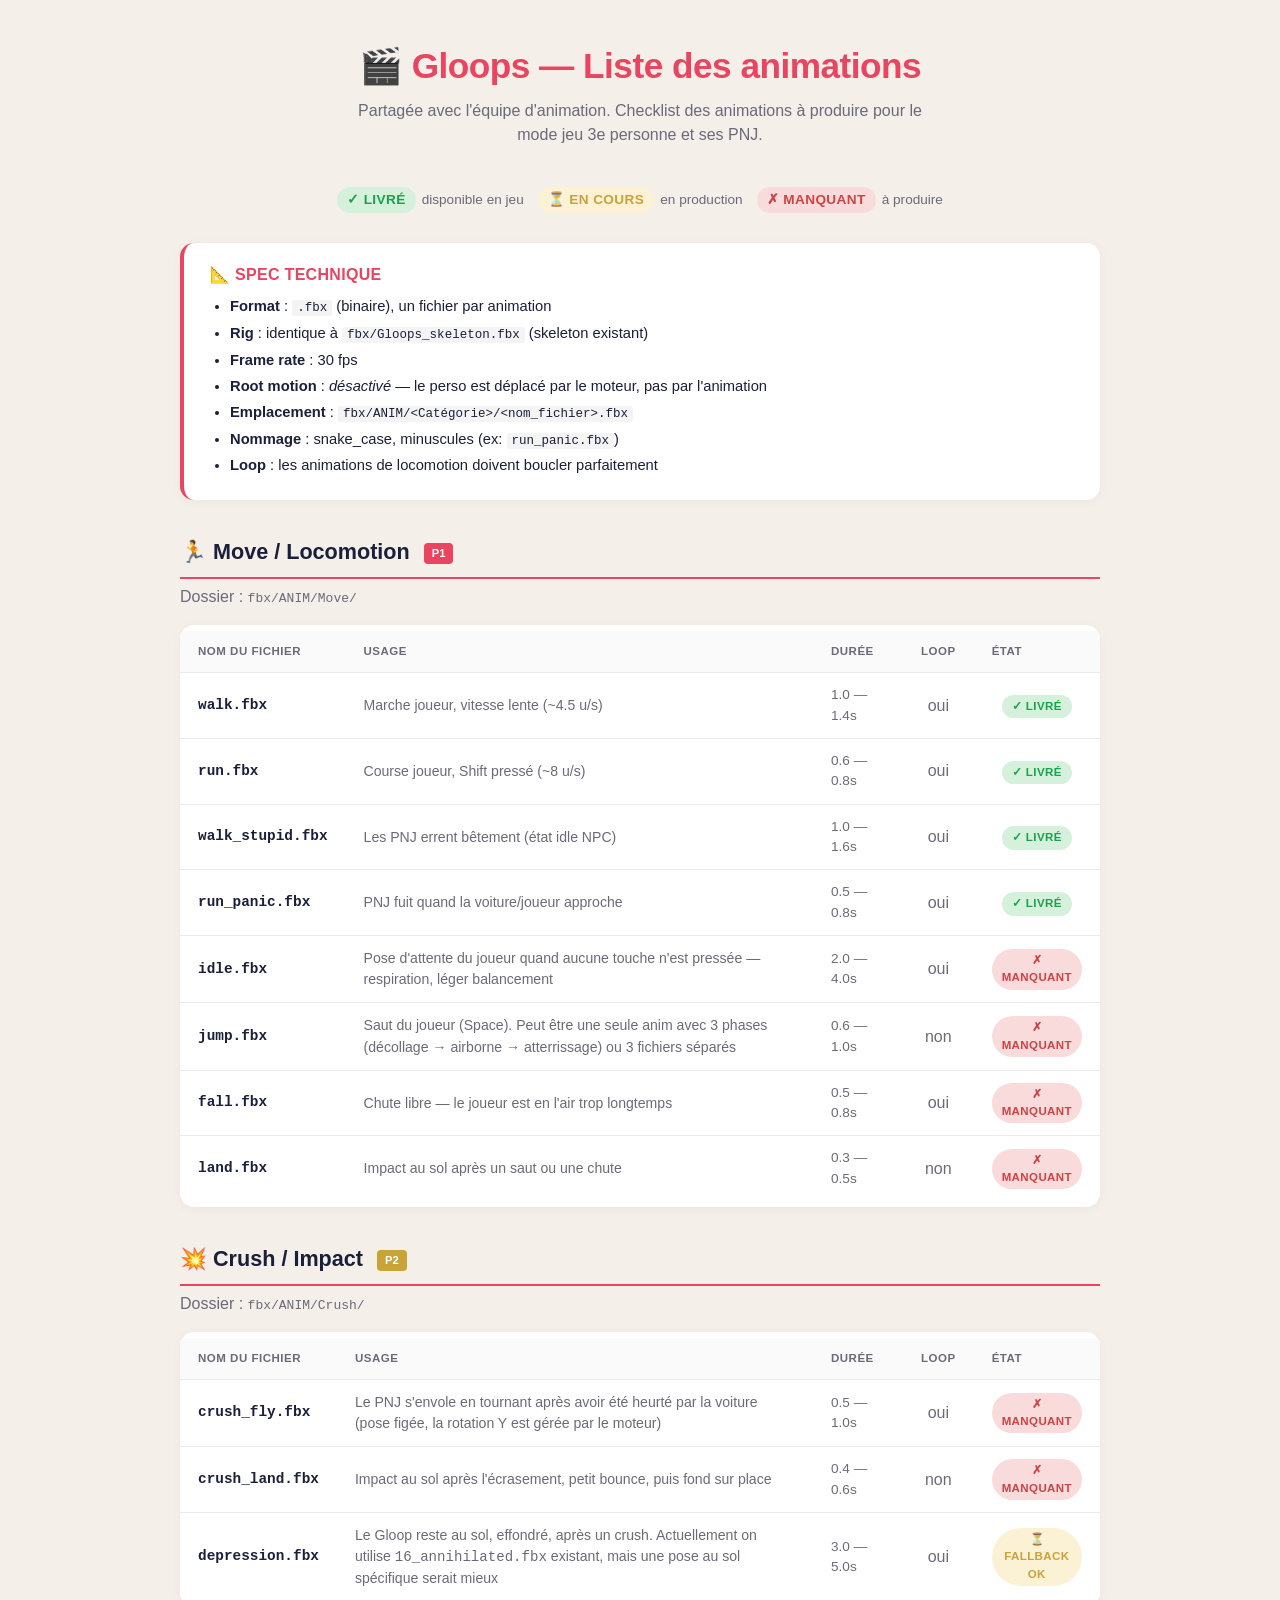
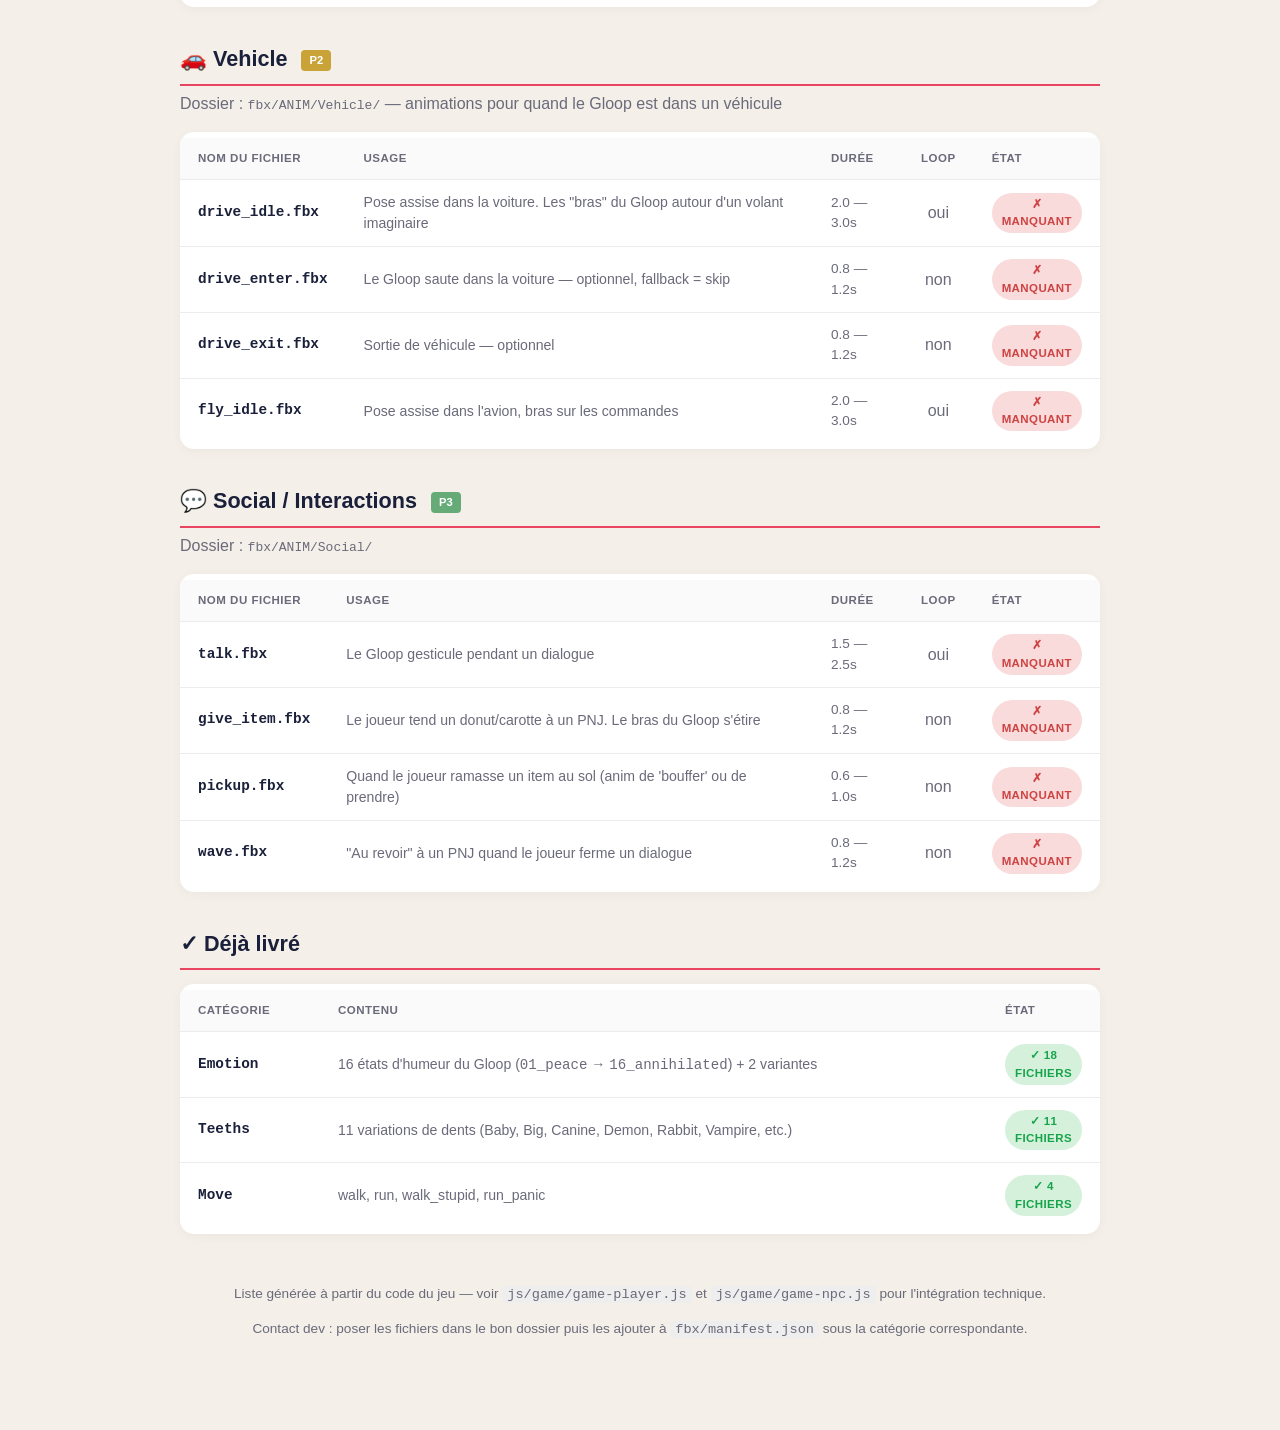
<file: animations-todo.html>
<!DOCTYPE html>
<html lang="fr">
<head>
<meta charset="UTF-8">
<title>Gloops — Animations TODO</title>
<style>
    :root {
        --accent: #e94560;
        --accent-soft: #ff6b8a;
        --bg: #f4efe8;
        --card: #ffffff;
        --ink: #1a1f3a;
        --dim: #6a6a7a;
        --ok: #16a34a;
        --wait: #c9a238;
        --missing: #c44;
    }
    * { box-sizing: border-box; }
    body {
        margin: 0;
        font-family: -apple-system, 'Segoe UI', 'Helvetica Neue', Arial, sans-serif;
        background: var(--bg);
        color: var(--ink);
        line-height: 1.5;
        padding: 40px 24px 80px;
    }
    .wrap { max-width: 920px; margin: 0 auto; }
    header {
        text-align: center;
        margin-bottom: 40px;
    }
    h1 {
        font-size: 2.2rem;
        color: var(--accent);
        margin: 0 0 6px;
        letter-spacing: -0.5px;
    }
    .subtitle {
        color: var(--dim);
        font-size: 1rem;
        max-width: 600px;
        margin: 0 auto;
    }

    .legend {
        display: flex;
        justify-content: center;
        gap: 14px;
        margin: 22px auto 30px;
        flex-wrap: wrap;
    }
    .legend span {
        display: inline-flex;
        align-items: center;
        gap: 6px;
        font-size: 0.85rem;
        color: var(--dim);
    }
    .pill {
        display: inline-block;
        padding: 3px 10px;
        border-radius: 999px;
        font-size: 0.72rem;
        font-weight: 700;
        letter-spacing: 0.4px;
        text-transform: uppercase;
    }
    .pill.ok { background: #d5f1dc; color: var(--ok); }
    .pill.wait { background: #fbf1d5; color: var(--wait); }
    .pill.missing { background: #fadbdb; color: var(--missing); }

    h2 {
        font-size: 1.35rem;
        margin: 36px 0 14px;
        padding-bottom: 8px;
        border-bottom: 2px solid var(--accent);
    }

    .group {
        background: var(--card);
        border-radius: 14px;
        padding: 6px 0;
        margin-bottom: 22px;
        box-shadow: 0 2px 12px rgba(0,0,0,0.04);
        overflow: hidden;
    }

    table {
        width: 100%;
        border-collapse: collapse;
    }
    th, td {
        padding: 12px 18px;
        text-align: left;
        border-bottom: 1px solid #ececec;
    }
    tr:last-child td { border-bottom: none; }
    th {
        background: #fafafa;
        font-size: 0.72rem;
        text-transform: uppercase;
        letter-spacing: 0.5px;
        color: var(--dim);
        font-weight: 700;
    }
    td.name { font-weight: 700; color: var(--ink); font-family: 'JetBrains Mono', Consolas, monospace; font-size: 0.9rem; }
    td.note { color: var(--dim); font-size: 0.88rem; }
    td.status { text-align: center; width: 110px; }
    td.loop { text-align: center; width: 70px; color: var(--dim); }
    td.duration { width: 90px; color: var(--dim); font-size: 0.85rem; }

    .specs {
        background: var(--card);
        border-radius: 14px;
        padding: 20px 26px;
        margin: 30px 0;
        box-shadow: 0 2px 12px rgba(0,0,0,0.04);
        border-left: 4px solid var(--accent);
    }
    .specs h3 {
        margin: 0 0 8px;
        color: var(--accent);
        font-size: 1rem;
        letter-spacing: 0.3px;
        text-transform: uppercase;
    }
    .specs ul { margin: 8px 0 0; padding-left: 20px; }
    .specs li { margin-bottom: 4px; font-size: 0.92rem; }
    .specs code {
        background: #f4f4f4;
        padding: 1px 5px;
        border-radius: 3px;
        font-size: 0.85em;
    }

    .priority-badge {
        display: inline-block;
        padding: 2px 8px;
        background: var(--accent);
        color: #fff;
        border-radius: 4px;
        font-size: 0.7rem;
        font-weight: 700;
        margin-left: 8px;
        vertical-align: middle;
    }
    .priority-badge.p2 { background: var(--wait); }
    .priority-badge.p3 { background: #6a7;  }

    footer {
        margin-top: 50px;
        text-align: center;
        font-size: 0.85rem;
        color: var(--dim);
    }
    footer code { background: #eee; padding: 1px 5px; border-radius: 3px; }
</style>
</head>
<body>
<div class="wrap">

<header>
    <h1>🎬 Gloops — Liste des animations</h1>
    <p class="subtitle">Partagée avec l'équipe d'animation. Checklist des animations à produire pour le mode jeu 3e personne et ses PNJ.</p>
</header>

<div class="legend">
    <span><span class="pill ok">✓ Livré</span> disponible en jeu</span>
    <span><span class="pill wait">⏳ En cours</span> en production</span>
    <span><span class="pill missing">✗ Manquant</span> à produire</span>
</div>

<!-- ============================================ -->
<!-- SPECS techniques                             -->
<!-- ============================================ -->
<div class="specs">
    <h3>📐 Spec technique</h3>
    <ul>
        <li><strong>Format</strong> : <code>.fbx</code> (binaire), un fichier par animation</li>
        <li><strong>Rig</strong> : identique à <code>fbx/Gloops_skeleton.fbx</code> (skeleton existant)</li>
        <li><strong>Frame rate</strong> : 30 fps</li>
        <li><strong>Root motion</strong> : <em>désactivé</em> — le perso est déplacé par le moteur, pas par l'animation</li>
        <li><strong>Emplacement</strong> : <code>fbx/ANIM/&lt;Catégorie&gt;/&lt;nom_fichier&gt;.fbx</code></li>
        <li><strong>Nommage</strong> : snake_case, minuscules (ex: <code>run_panic.fbx</code>)</li>
        <li><strong>Loop</strong> : les animations de locomotion doivent boucler parfaitement</li>
    </ul>
</div>

<!-- ============================================ -->
<!-- CATÉGORIE : Move (locomotion)                -->
<!-- ============================================ -->
<h2>🏃 Move / Locomotion <span class="priority-badge">P1</span></h2>
<p style="color:var(--dim); margin-top:-8px">Dossier : <code>fbx/ANIM/Move/</code></p>

<div class="group">
<table>
<thead>
<tr>
    <th>Nom du fichier</th>
    <th>Usage</th>
    <th class="duration">Durée</th>
    <th class="loop">Loop</th>
    <th class="status">État</th>
</tr>
</thead>
<tbody>

<tr>
    <td class="name">walk.fbx</td>
    <td class="note">Marche joueur, vitesse lente (~4.5 u/s)</td>
    <td class="duration">1.0 — 1.4s</td>
    <td class="loop">oui</td>
    <td class="status"><span class="pill ok">✓ Livré</span></td>
</tr>
<tr>
    <td class="name">run.fbx</td>
    <td class="note">Course joueur, Shift pressé (~8 u/s)</td>
    <td class="duration">0.6 — 0.8s</td>
    <td class="loop">oui</td>
    <td class="status"><span class="pill ok">✓ Livré</span></td>
</tr>
<tr>
    <td class="name">walk_stupid.fbx</td>
    <td class="note">Les PNJ errent bêtement (état idle NPC)</td>
    <td class="duration">1.0 — 1.6s</td>
    <td class="loop">oui</td>
    <td class="status"><span class="pill ok">✓ Livré</span></td>
</tr>
<tr>
    <td class="name">run_panic.fbx</td>
    <td class="note">PNJ fuit quand la voiture/joueur approche</td>
    <td class="duration">0.5 — 0.8s</td>
    <td class="loop">oui</td>
    <td class="status"><span class="pill ok">✓ Livré</span></td>
</tr>

<tr>
    <td class="name">idle.fbx</td>
    <td class="note">Pose d'attente du joueur quand aucune touche n'est pressée — respiration, léger balancement</td>
    <td class="duration">2.0 — 4.0s</td>
    <td class="loop">oui</td>
    <td class="status"><span class="pill missing">✗ Manquant</span></td>
</tr>
<tr>
    <td class="name">jump.fbx</td>
    <td class="note">Saut du joueur (Space). Peut être une seule anim avec 3 phases (décollage → airborne → atterrissage) ou 3 fichiers séparés</td>
    <td class="duration">0.6 — 1.0s</td>
    <td class="loop">non</td>
    <td class="status"><span class="pill missing">✗ Manquant</span></td>
</tr>
<tr>
    <td class="name">fall.fbx</td>
    <td class="note">Chute libre — le joueur est en l'air trop longtemps</td>
    <td class="duration">0.5 — 0.8s</td>
    <td class="loop">oui</td>
    <td class="status"><span class="pill missing">✗ Manquant</span></td>
</tr>
<tr>
    <td class="name">land.fbx</td>
    <td class="note">Impact au sol après un saut ou une chute</td>
    <td class="duration">0.3 — 0.5s</td>
    <td class="loop">non</td>
    <td class="status"><span class="pill missing">✗ Manquant</span></td>
</tr>

</tbody>
</table>
</div>

<!-- ============================================ -->
<!-- CATÉGORIE : Crush                           -->
<!-- ============================================ -->
<h2>💥 Crush / Impact <span class="priority-badge p2">P2</span></h2>
<p style="color:var(--dim); margin-top:-8px">Dossier : <code>fbx/ANIM/Crush/</code></p>

<div class="group">
<table>
<thead>
<tr>
    <th>Nom du fichier</th>
    <th>Usage</th>
    <th class="duration">Durée</th>
    <th class="loop">Loop</th>
    <th class="status">État</th>
</tr>
</thead>
<tbody>

<tr>
    <td class="name">crush_fly.fbx</td>
    <td class="note">Le PNJ s'envole en tournant après avoir été heurté par la voiture (pose figée, la rotation Y est gérée par le moteur)</td>
    <td class="duration">0.5 — 1.0s</td>
    <td class="loop">oui</td>
    <td class="status"><span class="pill missing">✗ Manquant</span></td>
</tr>
<tr>
    <td class="name">crush_land.fbx</td>
    <td class="note">Impact au sol après l'écrasement, petit bounce, puis fond sur place</td>
    <td class="duration">0.4 — 0.6s</td>
    <td class="loop">non</td>
    <td class="status"><span class="pill missing">✗ Manquant</span></td>
</tr>
<tr>
    <td class="name">depression.fbx</td>
    <td class="note">Le Gloop reste au sol, effondré, après un crush. Actuellement on utilise <code>16_annihilated.fbx</code> existant, mais une pose au sol spécifique serait mieux</td>
    <td class="duration">3.0 — 5.0s</td>
    <td class="loop">oui</td>
    <td class="status"><span class="pill wait">⏳ Fallback OK</span></td>
</tr>

</tbody>
</table>
</div>

<!-- ============================================ -->
<!-- CATÉGORIE : Vehicle                         -->
<!-- ============================================ -->
<h2>🚗 Vehicle <span class="priority-badge p2">P2</span></h2>
<p style="color:var(--dim); margin-top:-8px">Dossier : <code>fbx/ANIM/Vehicle/</code> — animations pour quand le Gloop est dans un véhicule</p>

<div class="group">
<table>
<thead>
<tr>
    <th>Nom du fichier</th>
    <th>Usage</th>
    <th class="duration">Durée</th>
    <th class="loop">Loop</th>
    <th class="status">État</th>
</tr>
</thead>
<tbody>

<tr>
    <td class="name">drive_idle.fbx</td>
    <td class="note">Pose assise dans la voiture. Les "bras" du Gloop autour d'un volant imaginaire</td>
    <td class="duration">2.0 — 3.0s</td>
    <td class="loop">oui</td>
    <td class="status"><span class="pill missing">✗ Manquant</span></td>
</tr>
<tr>
    <td class="name">drive_enter.fbx</td>
    <td class="note">Le Gloop saute dans la voiture — optionnel, fallback = skip</td>
    <td class="duration">0.8 — 1.2s</td>
    <td class="loop">non</td>
    <td class="status"><span class="pill missing">✗ Manquant</span></td>
</tr>
<tr>
    <td class="name">drive_exit.fbx</td>
    <td class="note">Sortie de véhicule — optionnel</td>
    <td class="duration">0.8 — 1.2s</td>
    <td class="loop">non</td>
    <td class="status"><span class="pill missing">✗ Manquant</span></td>
</tr>
<tr>
    <td class="name">fly_idle.fbx</td>
    <td class="note">Pose assise dans l'avion, bras sur les commandes</td>
    <td class="duration">2.0 — 3.0s</td>
    <td class="loop">oui</td>
    <td class="status"><span class="pill missing">✗ Manquant</span></td>
</tr>

</tbody>
</table>
</div>

<!-- ============================================ -->
<!-- CATÉGORIE : Social                          -->
<!-- ============================================ -->
<h2>💬 Social / Interactions <span class="priority-badge p3">P3</span></h2>
<p style="color:var(--dim); margin-top:-8px">Dossier : <code>fbx/ANIM/Social/</code></p>

<div class="group">
<table>
<thead>
<tr>
    <th>Nom du fichier</th>
    <th>Usage</th>
    <th class="duration">Durée</th>
    <th class="loop">Loop</th>
    <th class="status">État</th>
</tr>
</thead>
<tbody>

<tr>
    <td class="name">talk.fbx</td>
    <td class="note">Le Gloop gesticule pendant un dialogue</td>
    <td class="duration">1.5 — 2.5s</td>
    <td class="loop">oui</td>
    <td class="status"><span class="pill missing">✗ Manquant</span></td>
</tr>
<tr>
    <td class="name">give_item.fbx</td>
    <td class="note">Le joueur tend un donut/carotte à un PNJ. Le bras du Gloop s'étire</td>
    <td class="duration">0.8 — 1.2s</td>
    <td class="loop">non</td>
    <td class="status"><span class="pill missing">✗ Manquant</span></td>
</tr>
<tr>
    <td class="name">pickup.fbx</td>
    <td class="note">Quand le joueur ramasse un item au sol (anim de 'bouffer' ou de prendre)</td>
    <td class="duration">0.6 — 1.0s</td>
    <td class="loop">non</td>
    <td class="status"><span class="pill missing">✗ Manquant</span></td>
</tr>
<tr>
    <td class="name">wave.fbx</td>
    <td class="note">"Au revoir" à un PNJ quand le joueur ferme un dialogue</td>
    <td class="duration">0.8 — 1.2s</td>
    <td class="loop">non</td>
    <td class="status"><span class="pill missing">✗ Manquant</span></td>
</tr>

</tbody>
</table>
</div>

<!-- ============================================ -->
<!-- Already delivered (reference)               -->
<!-- ============================================ -->
<h2>✓ Déjà livré</h2>
<div class="group">
<table>
<thead>
<tr>
    <th>Catégorie</th>
    <th>Contenu</th>
    <th class="status">État</th>
</tr>
</thead>
<tbody>
<tr>
    <td class="name">Emotion</td>
    <td class="note">16 états d'humeur du Gloop (<code>01_peace</code> → <code>16_annihilated</code>) + 2 variantes</td>
    <td class="status"><span class="pill ok">✓ 18 fichiers</span></td>
</tr>
<tr>
    <td class="name">Teeths</td>
    <td class="note">11 variations de dents (Baby, Big, Canine, Demon, Rabbit, Vampire, etc.)</td>
    <td class="status"><span class="pill ok">✓ 11 fichiers</span></td>
</tr>
<tr>
    <td class="name">Move</td>
    <td class="note">walk, run, walk_stupid, run_panic</td>
    <td class="status"><span class="pill ok">✓ 4 fichiers</span></td>
</tr>
</tbody>
</table>
</div>

<footer>
<p>Liste générée à partir du code du jeu — voir <code>js/game/game-player.js</code> et <code>js/game/game-npc.js</code> pour l'intégration technique.</p>
<p>Contact dev : poser les fichiers dans le bon dossier puis les ajouter à <code>fbx/manifest.json</code> sous la catégorie correspondante.</p>
</footer>

</div>
</body>
</html>
</file>
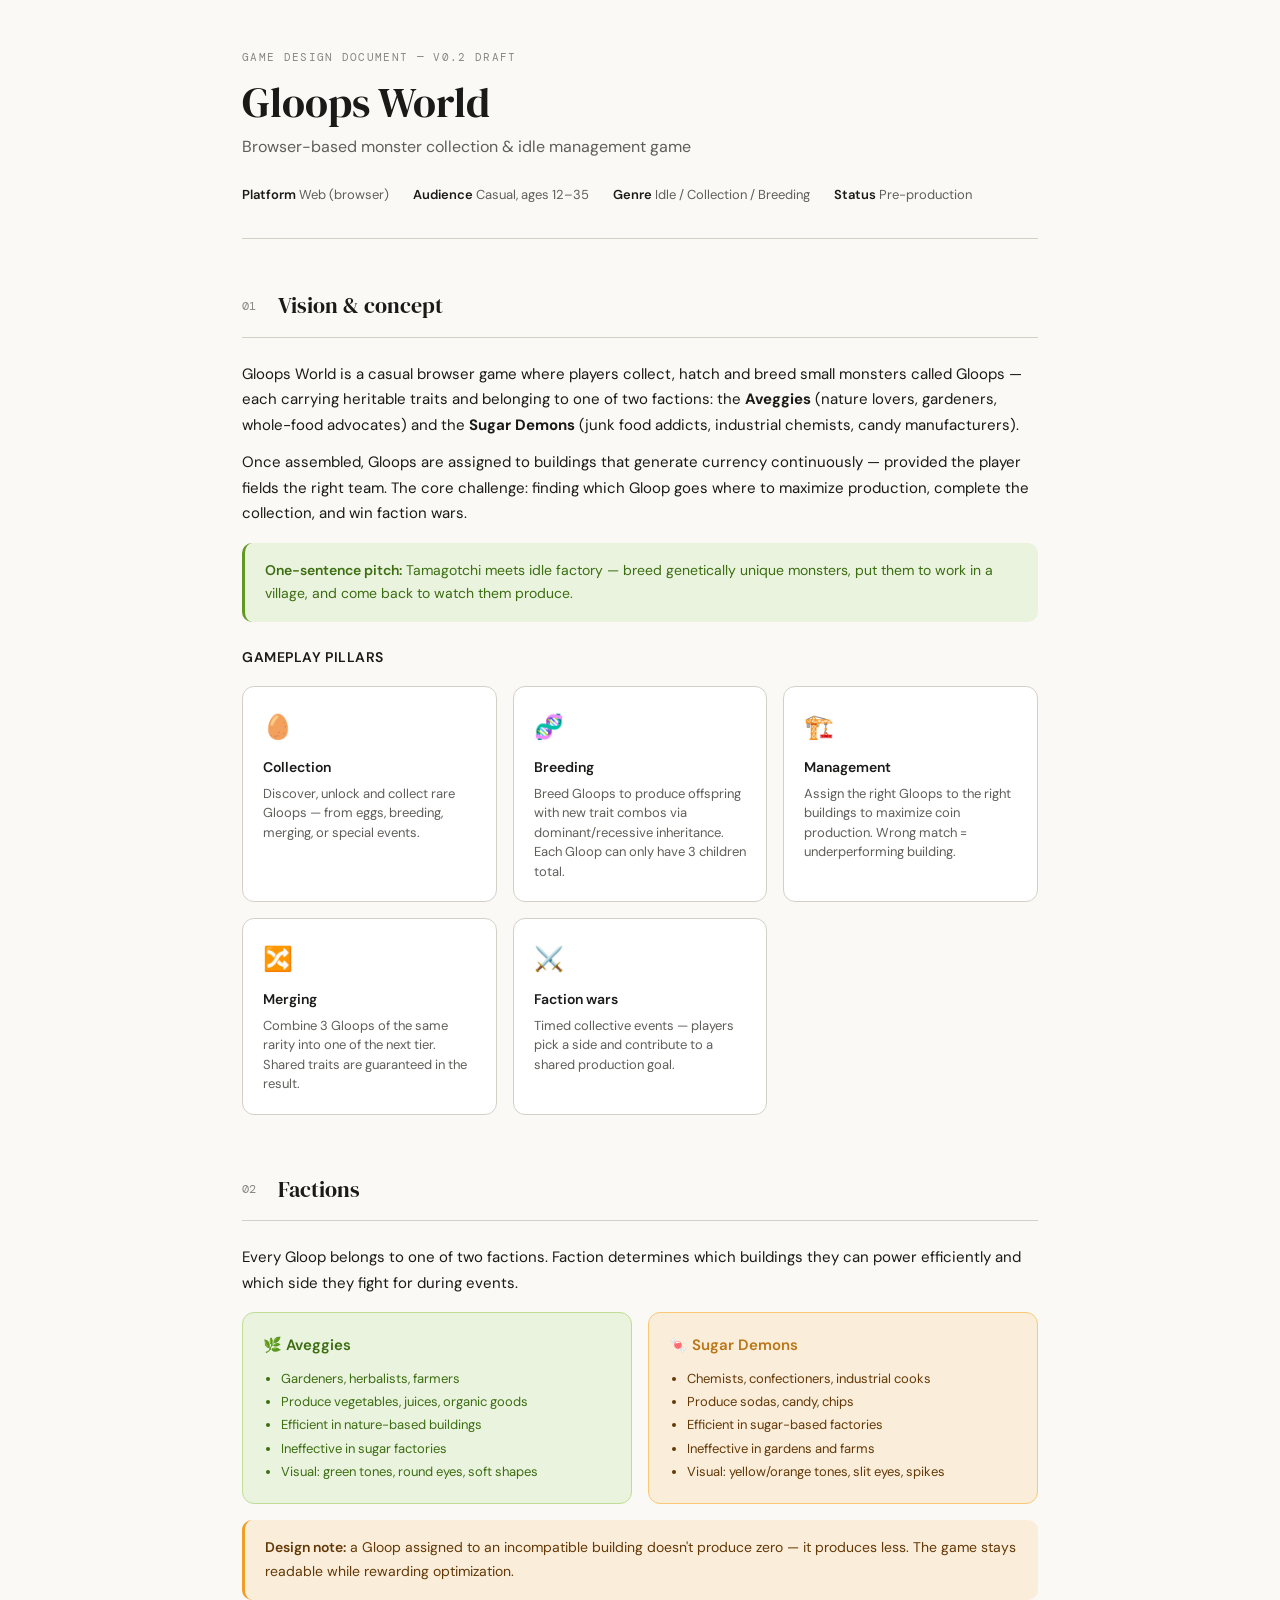
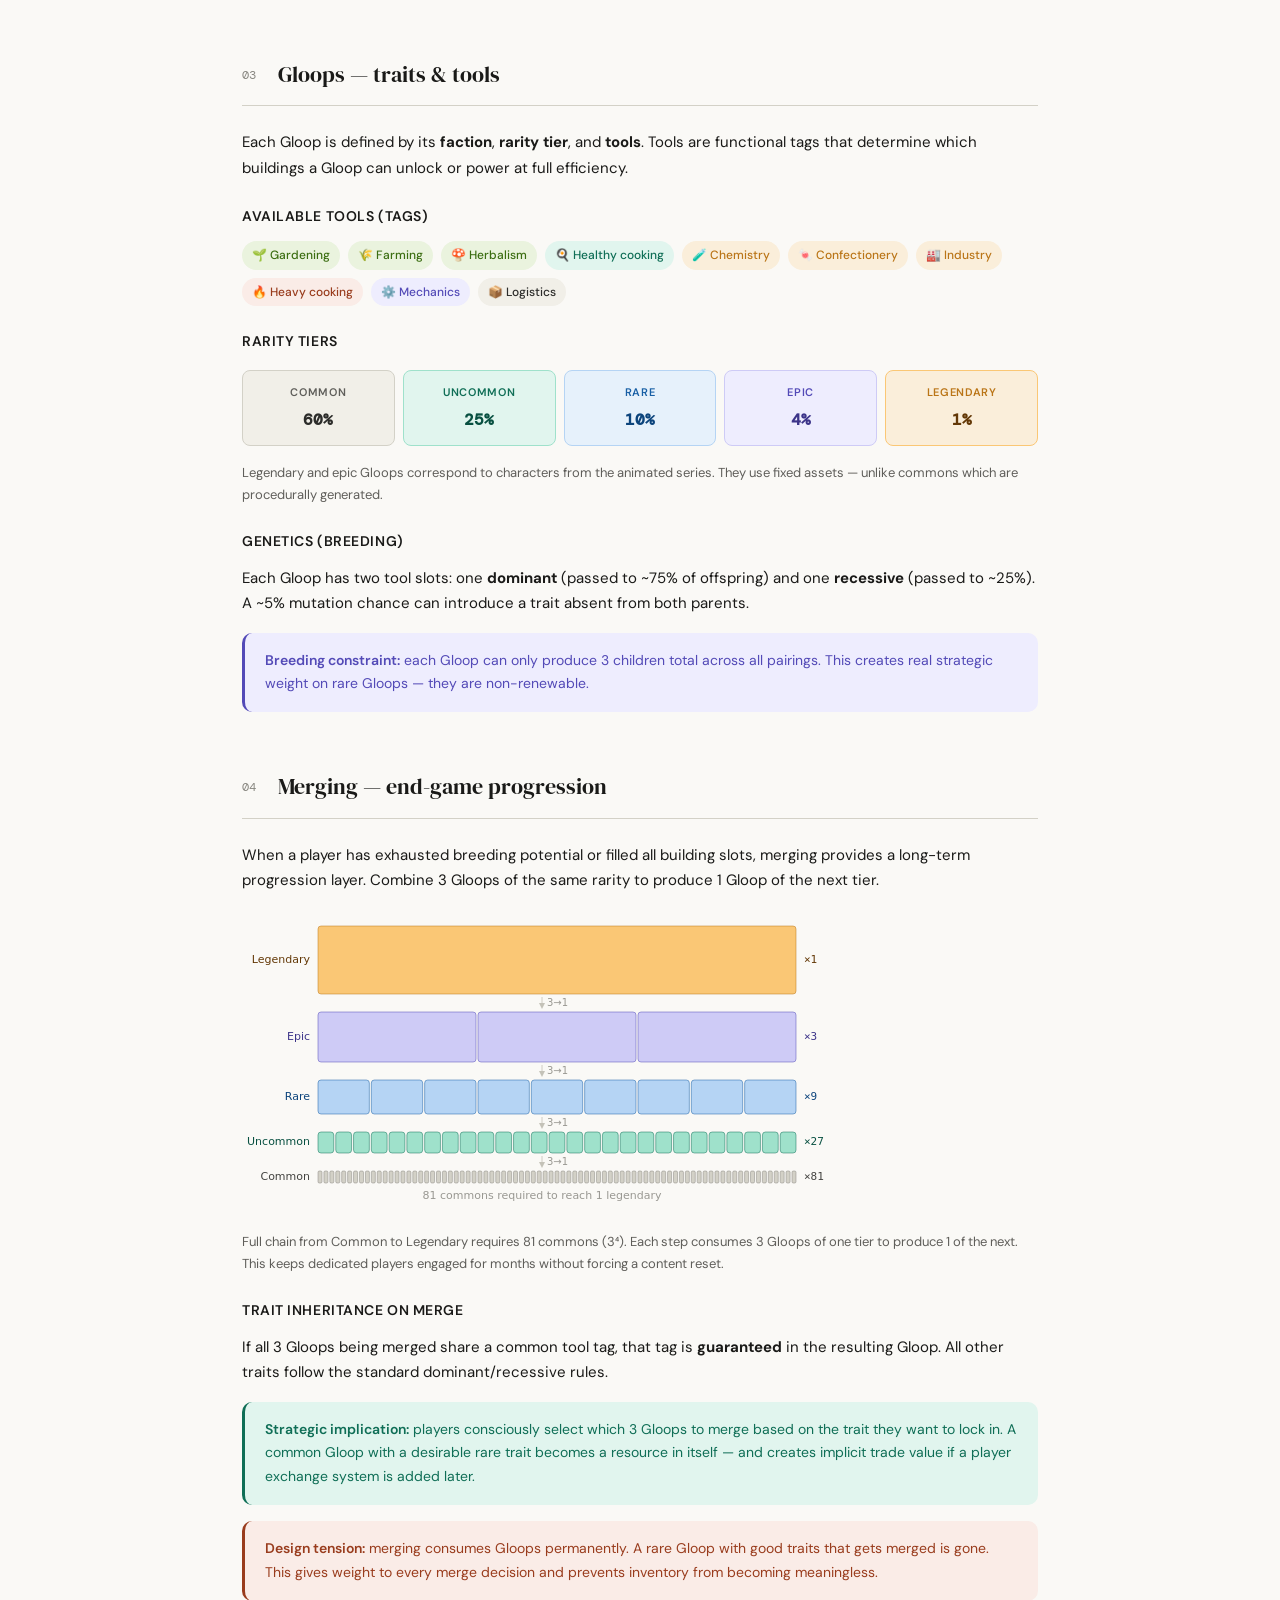
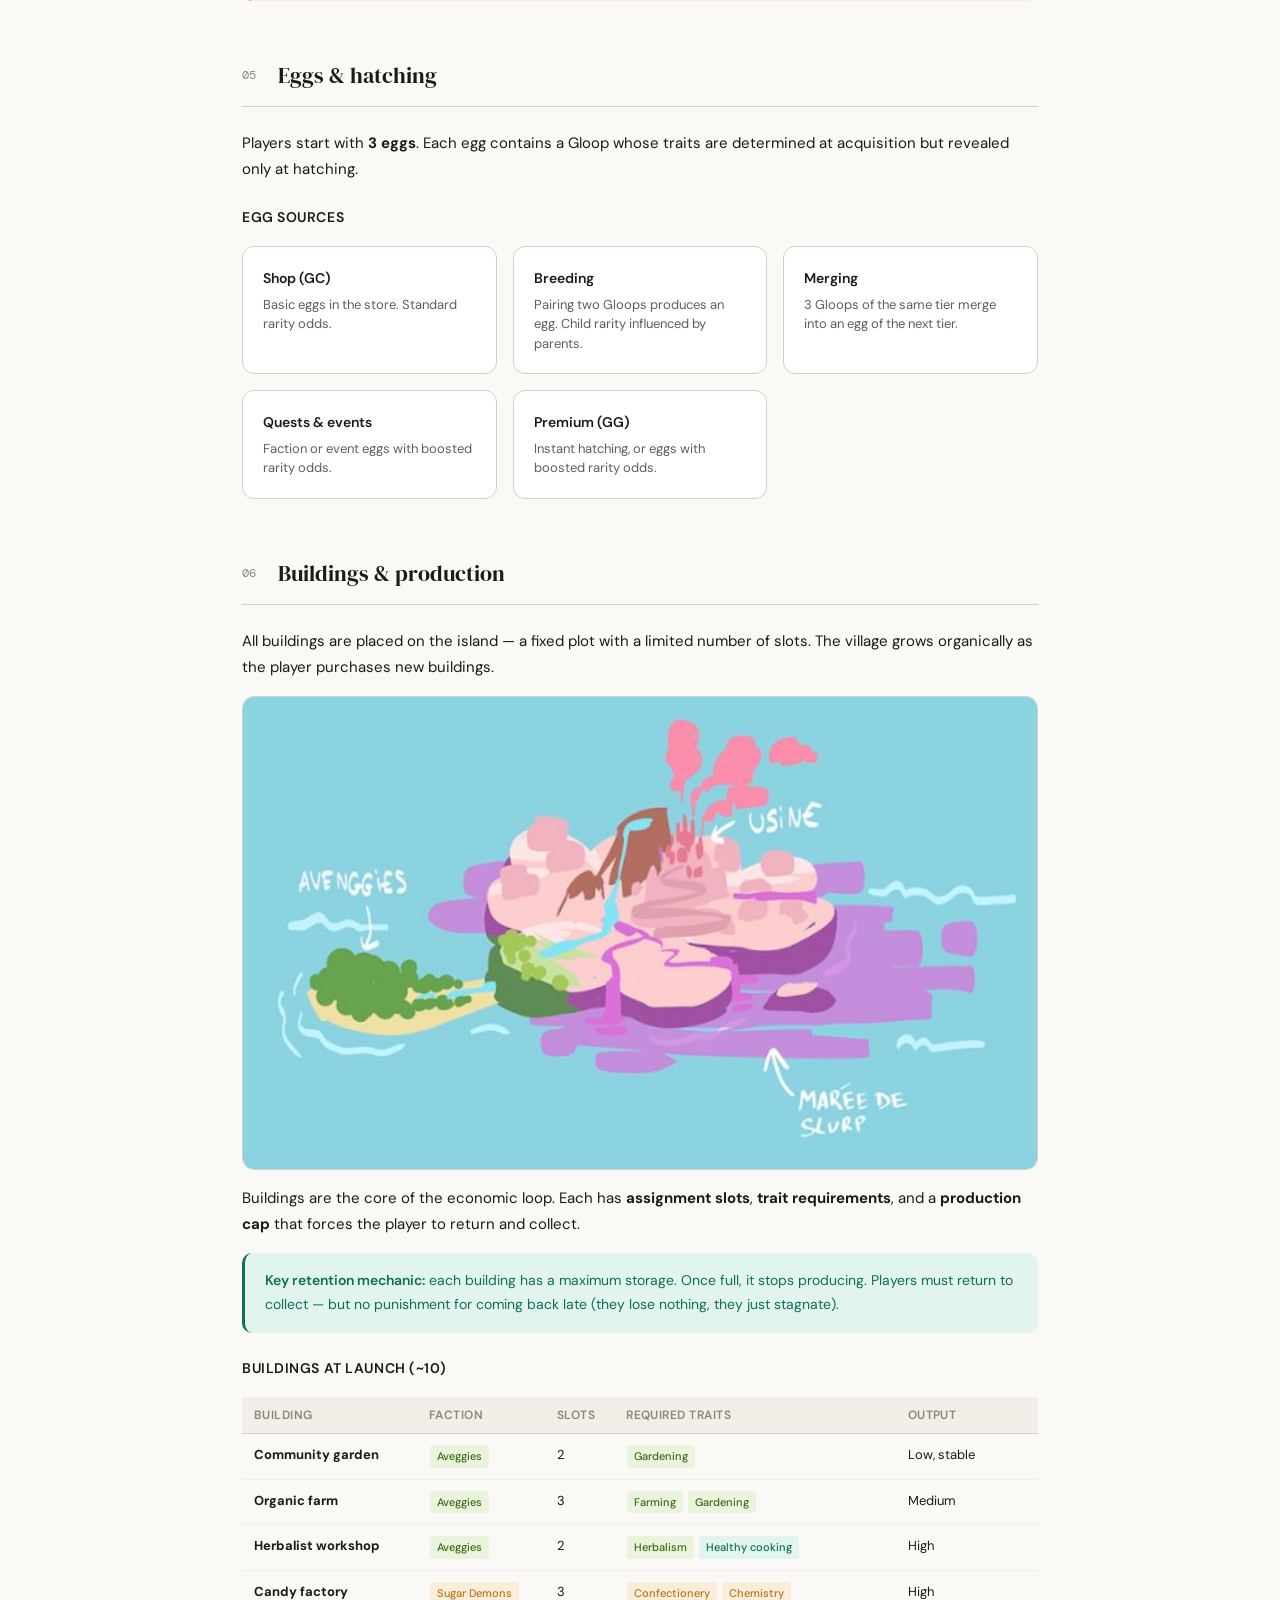
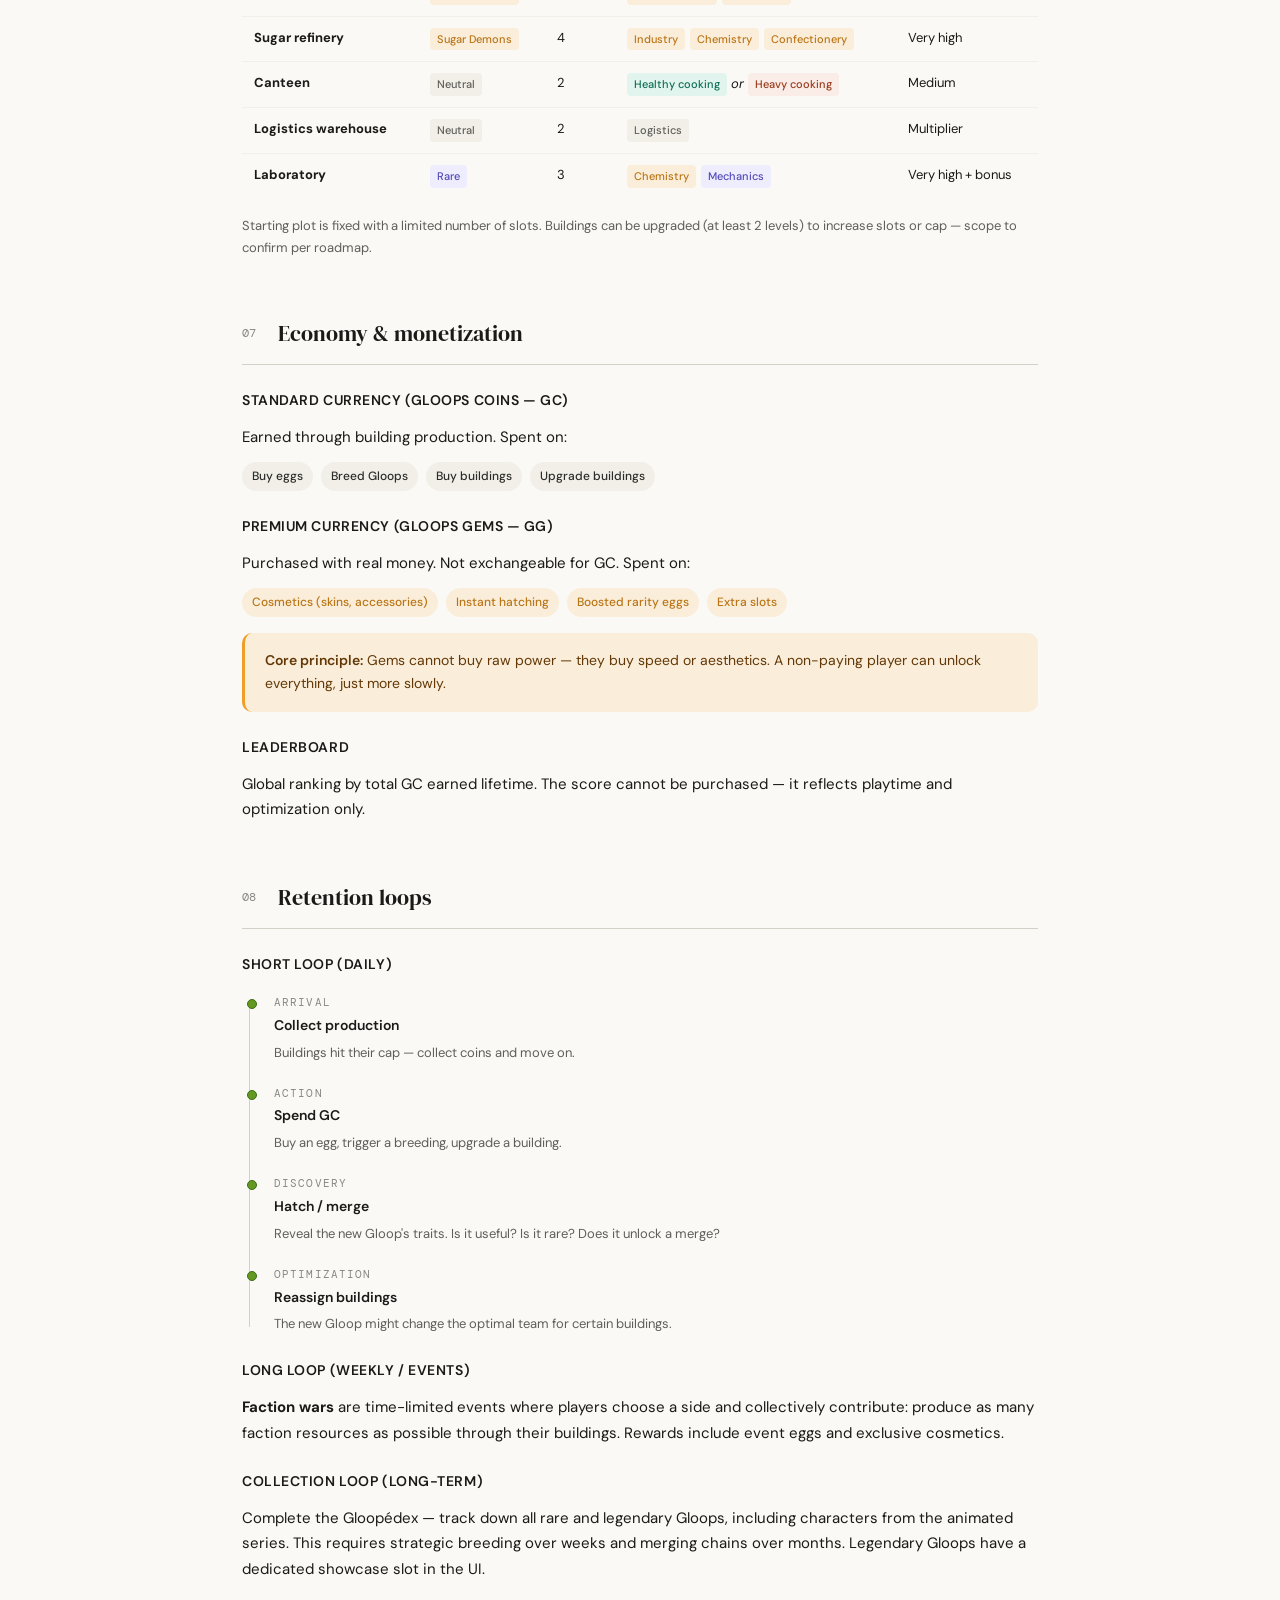
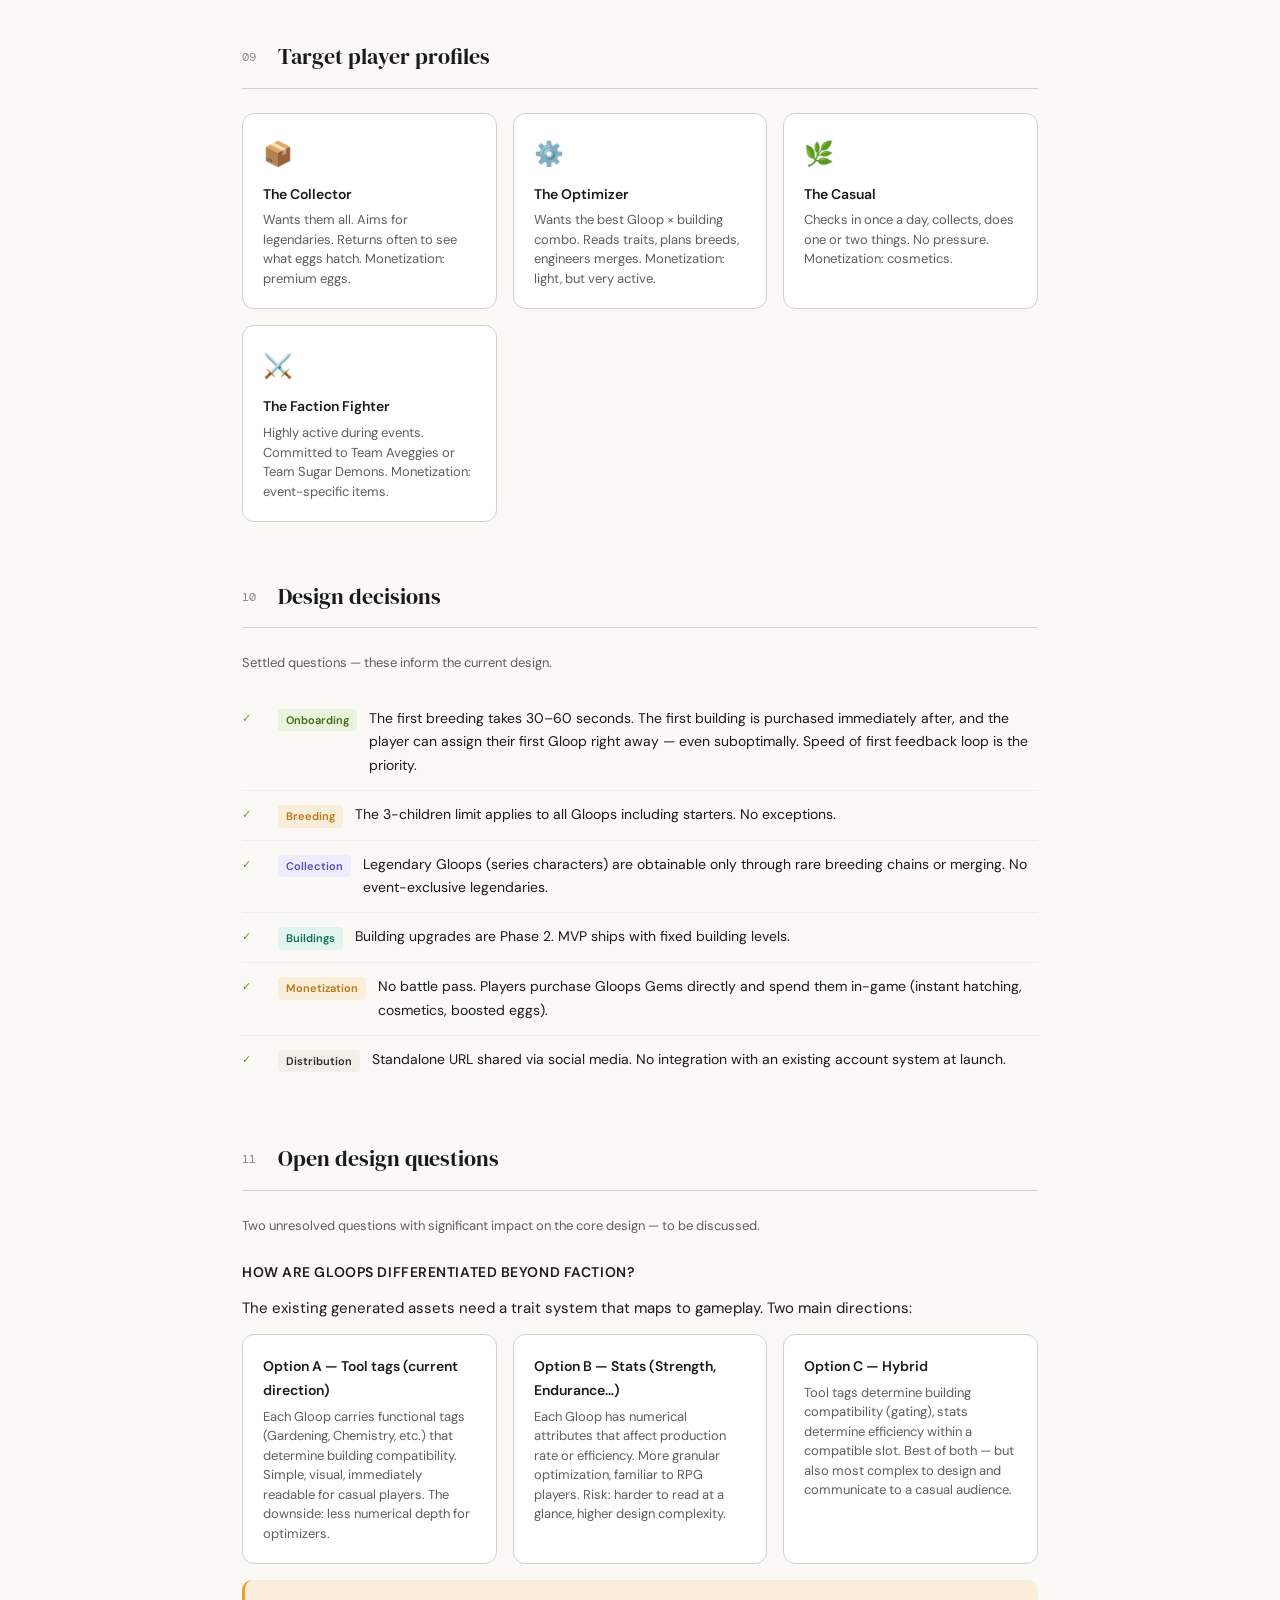
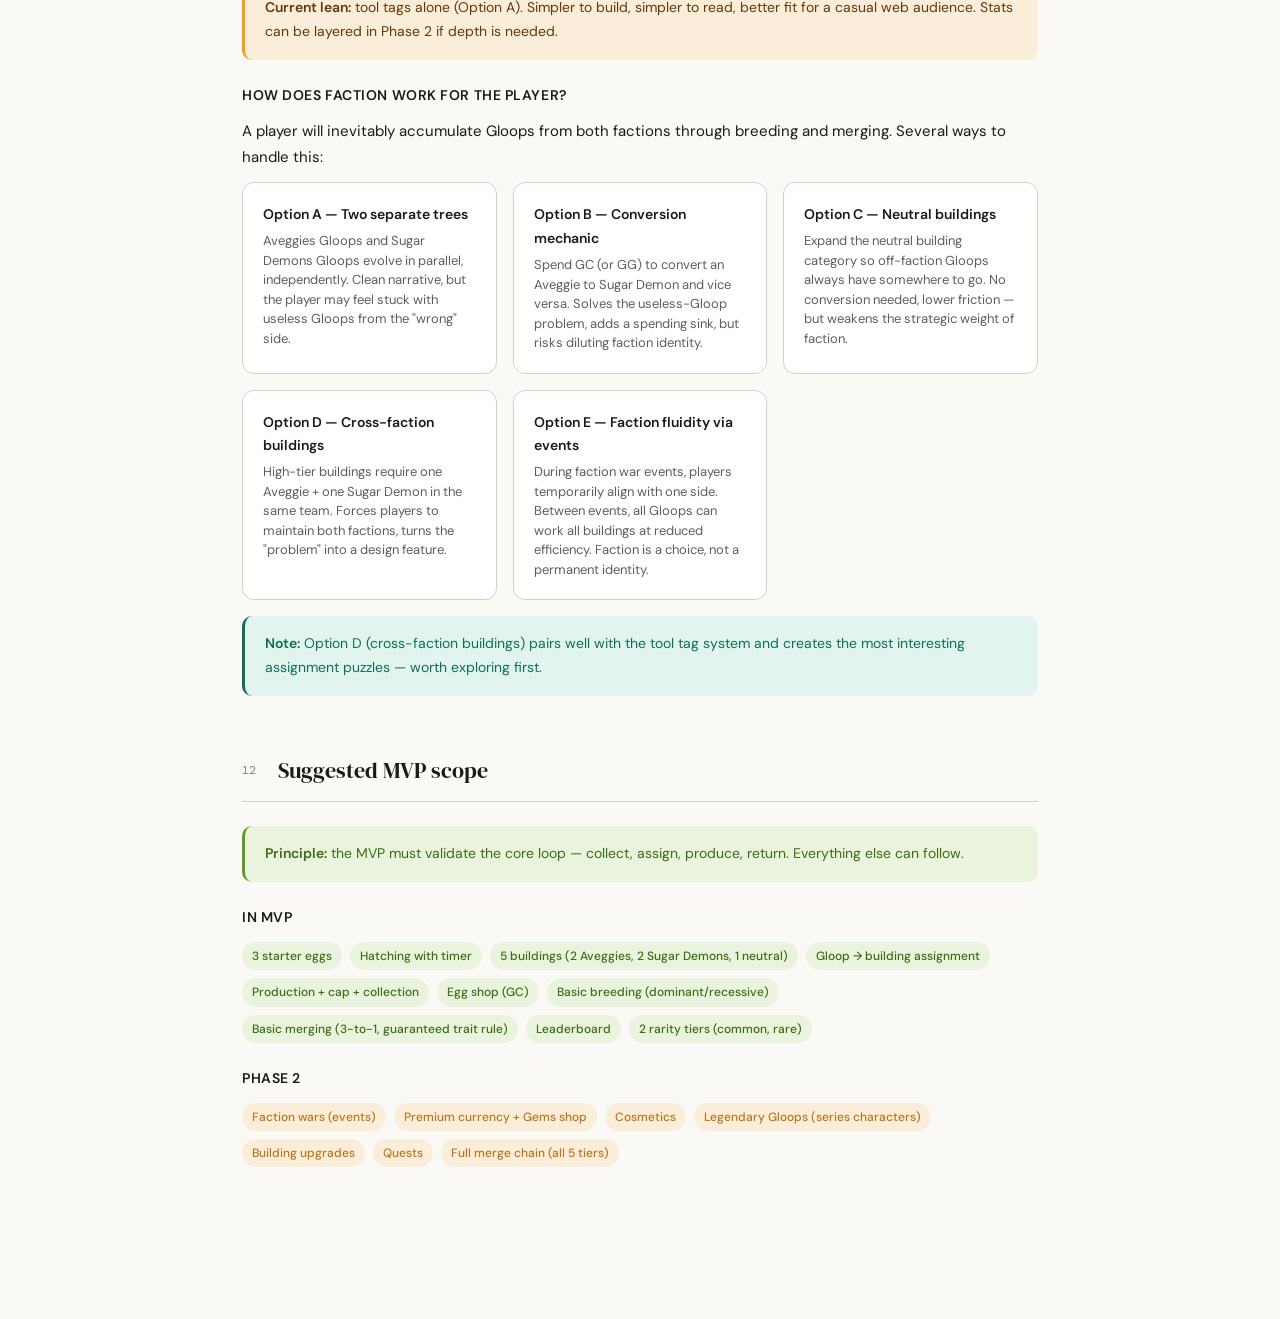
<file: scripts/gdd.html>
<!DOCTYPE html>
<html lang="en">
<head>
<meta charset="UTF-8">
<meta name="viewport" content="width=device-width, initial-scale=1.0">
<title>GDD — Gloops World</title>
<style>
  @import url('https://fonts.googleapis.com/css2?family=DM+Serif+Display&family=DM+Sans:wght@400;500;600&family=DM+Mono&display=swap');
  :root {
    --green:#3B6D11;--green-light:#EAF3DE;--green-mid:#639922;
    --amber:#BA7517;--amber-light:#FAEEDA;--amber-mid:#EF9F27;
    --purple:#534AB7;--purple-light:#EEEDFE;
    --coral:#993C1D;--coral-light:#FAECE7;
    --gray:#2C2C2A;--gray-mid:#888780;--gray-light:#F1EFE8;
    --teal:#0F6E56;--teal-light:#E1F5EE;
    --text:#1a1a18;--text-muted:#5F5E5A;--border:#D3D1C7;--bg:#FAF9F6;--white:#FFFFFF;
  }
  *{box-sizing:border-box;margin:0;padding:0;}
  body{font-family:'DM Sans',sans-serif;font-size:15px;line-height:1.7;color:var(--text);background:var(--bg);}
  .page{max-width:860px;margin:0 auto;padding:3rem 2rem 6rem;}
  .doc-header{border-bottom:1px solid var(--border);padding-bottom:2rem;margin-bottom:3rem;}
  .doc-label{font-family:'DM Mono',monospace;font-size:11px;letter-spacing:.12em;text-transform:uppercase;color:var(--gray-mid);margin-bottom:.75rem;}
  .doc-title{font-family:'DM Serif Display',serif;font-size:42px;line-height:1.1;color:var(--text);margin-bottom:.5rem;}
  .doc-subtitle{font-size:16px;color:var(--text-muted);margin-bottom:1.5rem;}
  .doc-meta{display:flex;gap:1.5rem;flex-wrap:wrap;}
  .meta-item{font-size:13px;color:var(--text-muted);}
  .meta-item strong{color:var(--text);font-weight:600;}
  .section{margin-bottom:3.5rem;}
  .section-header{display:flex;align-items:center;gap:.75rem;margin-bottom:1.5rem;padding-bottom:.75rem;border-bottom:1px solid var(--border);}
  .section-number{font-family:'DM Mono',monospace;font-size:12px;color:var(--gray-mid);min-width:24px;}
  .section-title{font-family:'DM Serif Display',serif;font-size:22px;color:var(--text);}
  h3{font-size:14px;font-weight:600;color:var(--text);letter-spacing:.04em;text-transform:uppercase;margin:1.5rem 0 .75rem;}
  p{margin-bottom:.75rem;color:var(--text);}
  .card-grid{display:grid;grid-template-columns:repeat(auto-fit,minmax(200px,1fr));gap:1rem;margin:1rem 0;}
  .card{background:var(--white);border:1px solid var(--border);border-radius:12px;padding:1.25rem;}
  .card-icon{font-size:24px;margin-bottom:.5rem;}
  .card-title{font-weight:600;font-size:14px;margin-bottom:.25rem;color:var(--text);}
  .card-desc{font-size:13px;color:var(--text-muted);line-height:1.5;margin:0;}
  .faction-grid{display:grid;grid-template-columns:1fr 1fr;gap:1rem;margin:1rem 0;}
  .faction-card{border-radius:12px;padding:1.25rem;}
  .faction-card.bio{background:var(--green-light);border:1px solid #C0DD97;}
  .faction-card.sugar{background:var(--amber-light);border:1px solid #FAC775;}
  .faction-name{font-weight:600;font-size:15px;margin-bottom:.5rem;}
  .faction-card.bio .faction-name{color:var(--green);}
  .faction-card.sugar .faction-name{color:var(--amber);}
  .faction-card ul{padding-left:1.1rem;font-size:13px;line-height:1.8;}
  .faction-card.bio ul{color:#3B6D11;}
  .faction-card.sugar ul{color:#633806;}
  .tag-list{display:flex;flex-wrap:wrap;gap:.5rem;margin:.75rem 0;}
  .tag{font-size:12px;font-weight:500;padding:4px 10px;border-radius:20px;}
  .tag.green{background:var(--green-light);color:var(--green);}
  .tag.amber{background:var(--amber-light);color:var(--amber);}
  .tag.purple{background:var(--purple-light);color:var(--purple);}
  .tag.gray{background:var(--gray-light);color:var(--gray);}
  .tag.teal{background:var(--teal-light);color:var(--teal);}
  .tag.coral{background:var(--coral-light);color:var(--coral);}
  .building-table{width:100%;border-collapse:collapse;font-size:13px;margin:1rem 0;}
  .building-table th{text-align:left;padding:8px 12px;background:var(--gray-light);font-weight:600;font-size:12px;letter-spacing:.04em;text-transform:uppercase;color:var(--gray-mid);border-bottom:1px solid var(--border);}
  .building-table td{padding:10px 12px;border-bottom:1px solid var(--gray-light);vertical-align:top;color:var(--text);}
  .building-table tr:last-child td{border-bottom:none;}
  .req-tag{display:inline-block;font-size:11px;padding:2px 7px;border-radius:4px;margin:1px;font-weight:500;}
  .rarity-list{display:grid;grid-template-columns:repeat(5,1fr);gap:.5rem;margin:1rem 0;}
  .rarity-item{border-radius:8px;padding:.75rem;text-align:center;}
  .rarity-label{font-size:11px;font-weight:600;letter-spacing:.06em;text-transform:uppercase;margin-bottom:4px;}
  .rarity-pct{font-family:'DM Mono',monospace;font-size:16px;font-weight:600;}
  .callout{border-radius:10px;padding:1rem 1.25rem;margin:1rem 0;font-size:14px;}
  .callout.green{background:var(--green-light);border-left:3px solid var(--green-mid);color:#3B6D11;}
  .callout.amber{background:var(--amber-light);border-left:3px solid var(--amber-mid);color:#633806;}
  .callout.purple{background:var(--purple-light);border-left:3px solid var(--purple);color:var(--purple);}
  .callout.teal{background:var(--teal-light);border-left:3px solid var(--teal);color:var(--teal);}
  .callout.coral{background:var(--coral-light);border-left:3px solid var(--coral);color:var(--coral);}
  .callout strong{font-weight:600;}
  .merge-chain{display:flex;align-items:center;flex-wrap:wrap;margin:1rem 0;gap:0;}
  .merge-node{display:flex;flex-direction:column;align-items:center;padding:.75rem 1rem;border-radius:10px;min-width:95px;text-align:center;}
  .merge-count{font-family:'DM Mono',monospace;font-size:20px;font-weight:600;line-height:1;margin-bottom:4px;}
  .merge-label{font-size:11px;font-weight:600;letter-spacing:.06em;text-transform:uppercase;}
  .merge-arrow{font-size:18px;color:var(--gray-mid);padding:0 6px;flex-shrink:0;}
  .timeline{position:relative;padding-left:2rem;margin:1rem 0;}
  .timeline::before{content:'';position:absolute;left:7px;top:8px;bottom:8px;width:1px;background:var(--border);}
  .timeline-item{position:relative;margin-bottom:1.25rem;}
  .timeline-item::before{content:'';position:absolute;left:-1.7rem;top:6px;width:8px;height:8px;border-radius:50%;background:var(--green-mid);border:1px solid var(--green);}
  .timeline-phase{font-family:'DM Mono',monospace;font-size:11px;text-transform:uppercase;letter-spacing:.1em;color:var(--gray-mid);margin-bottom:2px;}
  .timeline-title{font-weight:600;font-size:14px;color:var(--text);margin-bottom:4px;}
  .timeline-desc{font-size:13px;color:var(--text-muted);margin:0;}
  .questions-list{list-style:none;margin:.75rem 0;}
  .questions-list li{display:flex;gap:.75rem;padding:.75rem 0;border-bottom:1px solid var(--gray-light);font-size:14px;align-items:flex-start;}
  .questions-list li:last-child{border-bottom:none;}
  .q-num{font-family:'DM Mono',monospace;font-size:11px;color:var(--gray-mid);padding-top:2px;min-width:24px;}
  .q-cat{font-size:11px;font-weight:600;padding:2px 8px;border-radius:4px;white-space:nowrap;align-self:flex-start;margin-top:2px;}
  @media(max-width:600px){.faction-grid{grid-template-columns:1fr;}.rarity-list{grid-template-columns:repeat(3,1fr);}.doc-title{font-size:30px;}.merge-chain{flex-direction:column;align-items:flex-start;}}
</style>
</head>
<body>
<div class="page">

  <div class="doc-header">
    <div class="doc-label">Game Design Document — v0.2 Draft</div>
    <div class="doc-title">Gloops World</div>
    <div class="doc-subtitle">Browser-based monster collection & idle management game</div>
    <div class="doc-meta">
      <span class="meta-item"><strong>Platform</strong> Web (browser)</span>
      <span class="meta-item"><strong>Audience</strong> Casual, ages 12–35</span>
      <span class="meta-item"><strong>Genre</strong> Idle / Collection / Breeding</span>
      <span class="meta-item"><strong>Status</strong> Pre-production</span>
    </div>
  </div>

  <!-- 01 VISION -->
  <div class="section">
    <div class="section-header"><span class="section-number">01</span><span class="section-title">Vision & concept</span></div>
    <p>Gloops World is a casual browser game where players collect, hatch and breed small monsters called Gloops — each carrying heritable traits and belonging to one of two factions: the <strong>Aveggies</strong> (nature lovers, gardeners, whole-food advocates) and the <strong>Sugar Demons</strong> (junk food addicts, industrial chemists, candy manufacturers).</p>
    <p>Once assembled, Gloops are assigned to buildings that generate currency continuously — provided the player fields the right team. The core challenge: finding which Gloop goes where to maximize production, complete the collection, and win faction wars.</p>
    <div class="callout green"><strong>One-sentence pitch:</strong> Tamagotchi meets idle factory — breed genetically unique monsters, put them to work in a village, and come back to watch them produce.</div>
    <h3>Gameplay pillars</h3>
    <div class="card-grid">
      <div class="card"><div class="card-icon">🥚</div><div class="card-title">Collection</div><div class="card-desc">Discover, unlock and collect rare Gloops — from eggs, breeding, merging, or special events.</div></div>
      <div class="card"><div class="card-icon">🧬</div><div class="card-title">Breeding</div><div class="card-desc">Breed Gloops to produce offspring with new trait combos via dominant/recessive inheritance. Each Gloop can only have 3 children total.</div></div>
      <div class="card"><div class="card-icon">🏗️</div><div class="card-title">Management</div><div class="card-desc">Assign the right Gloops to the right buildings to maximize coin production. Wrong match = underperforming building.</div></div>
      <div class="card"><div class="card-icon">🔀</div><div class="card-title">Merging</div><div class="card-desc">Combine 3 Gloops of the same rarity into one of the next tier. Shared traits are guaranteed in the result.</div></div>
      <div class="card"><div class="card-icon">⚔️</div><div class="card-title">Faction wars</div><div class="card-desc">Timed collective events — players pick a side and contribute to a shared production goal.</div></div>
    </div>
  </div>

  <!-- 02 FACTIONS -->
  <div class="section">
    <div class="section-header"><span class="section-number">02</span><span class="section-title">Factions</span></div>
    <p>Every Gloop belongs to one of two factions. Faction determines which buildings they can power efficiently and which side they fight for during events.</p>
    <div class="faction-grid">
      <div class="faction-card bio">
        <div class="faction-name">🌿 Aveggies</div>
        <ul>
          <li>Gardeners, herbalists, farmers</li>
          <li>Produce vegetables, juices, organic goods</li>
          <li>Efficient in nature-based buildings</li>
          <li>Ineffective in sugar factories</li>
          <li>Visual: green tones, round eyes, soft shapes</li>
        </ul>
      </div>
      <div class="faction-card sugar">
        <div class="faction-name">🍬 Sugar Demons</div>
        <ul>
          <li>Chemists, confectioners, industrial cooks</li>
          <li>Produce sodas, candy, chips</li>
          <li>Efficient in sugar-based factories</li>
          <li>Ineffective in gardens and farms</li>
          <li>Visual: yellow/orange tones, slit eyes, spikes</li>
        </ul>
      </div>
    </div>
    <div class="callout amber"><strong>Design note:</strong> a Gloop assigned to an incompatible building doesn't produce zero — it produces less. The game stays readable while rewarding optimization.</div>
  </div>

  <!-- 03 GLOOPS -->
  <div class="section">
    <div class="section-header"><span class="section-number">03</span><span class="section-title">Gloops — traits & tools</span></div>
    <p>Each Gloop is defined by its <strong>faction</strong>, <strong>rarity tier</strong>, and <strong>tools</strong>. Tools are functional tags that determine which buildings a Gloop can unlock or power at full efficiency.</p>
    <h3>Available tools (tags)</h3>
    <div class="tag-list">
      <span class="tag green">🌱 Gardening</span>
      <span class="tag green">🌾 Farming</span>
      <span class="tag green">🍄 Herbalism</span>
      <span class="tag teal">🍳 Healthy cooking</span>
      <span class="tag amber">🧪 Chemistry</span>
      <span class="tag amber">🍬 Confectionery</span>
      <span class="tag amber">🏭 Industry</span>
      <span class="tag coral">🔥 Heavy cooking</span>
      <span class="tag purple">⚙️ Mechanics</span>
      <span class="tag gray">📦 Logistics</span>
    </div>
    <h3>Rarity tiers</h3>
    <div class="rarity-list">
      <div class="rarity-item" style="background:#F1EFE8;border:1px solid #D3D1C7;"><div class="rarity-label" style="color:#5F5E5A;">Common</div><div class="rarity-pct" style="color:#2C2C2A;">60%</div></div>
      <div class="rarity-item" style="background:#E1F5EE;border:1px solid #9FE1CB;"><div class="rarity-label" style="color:#0F6E56;">Uncommon</div><div class="rarity-pct" style="color:#085041;">25%</div></div>
      <div class="rarity-item" style="background:#E6F1FB;border:1px solid #B5D4F4;"><div class="rarity-label" style="color:#185FA5;">Rare</div><div class="rarity-pct" style="color:#0C447C;">10%</div></div>
      <div class="rarity-item" style="background:#EEEDFE;border:1px solid #CECBF6;"><div class="rarity-label" style="color:#534AB7;">Epic</div><div class="rarity-pct" style="color:#3C3489;">4%</div></div>
      <div class="rarity-item" style="background:#FAEEDA;border:1px solid #FAC775;"><div class="rarity-label" style="color:#BA7517;">Legendary</div><div class="rarity-pct" style="color:#633806;">1%</div></div>
    </div>
    <p style="font-size:13px;color:var(--text-muted);">Legendary and epic Gloops correspond to characters from the animated series. They use fixed assets — unlike commons which are procedurally generated.</p>
    <h3>Genetics (breeding)</h3>
    <p>Each Gloop has two tool slots: one <strong>dominant</strong> (passed to ~75% of offspring) and one <strong>recessive</strong> (passed to ~25%). A ~5% mutation chance can introduce a trait absent from both parents.</p>
    <div class="callout purple"><strong>Breeding constraint:</strong> each Gloop can only produce 3 children total across all pairings. This creates real strategic weight on rare Gloops — they are non-renewable.</div>
  </div>

  <!-- 04 MERGING -->
  <div class="section">
    <div class="section-header"><span class="section-number">04</span><span class="section-title">Merging — end-game progression</span></div>
    <p>When a player has exhausted breeding potential or filled all building slots, merging provides a long-term progression layer. Combine 3 Gloops of the same rarity to produce 1 Gloop of the next tier.</p>
    <canvas id="merge-pyramid" style="width:100%;max-width:600px;display:block;margin:1rem 0"></canvas>
    <script>
    (function(){
      var canvas = document.getElementById('merge-pyramid');
      var dpr = window.devicePixelRatio || 1;
      var W = 600;
      var tiers = [
        {count:1,  label:'Legendary', fill:'#FAC775', stroke:'#BA7517', text:'#633806'},
        {count:3,  label:'Epic',      fill:'#CECBF6', stroke:'#534AB7', text:'#3C3489'},
        {count:9,  label:'Rare',      fill:'#B5D4F4', stroke:'#185FA5', text:'#0C447C'},
        {count:27, label:'Uncommon',  fill:'#9FE1CB', stroke:'#0F6E56', text:'#085041'},
        {count:81, label:'Common',    fill:'#D3D1C7', stroke:'#888780', text:'#444441'},
      ];
      var rowH = [68,50,34,21,12];
      var gap = 18;
      var padTop = 16, padBot = 32, lblW = 70, cntW = 32;
      var innerW = W - lblW - cntW - 20;
      var totalH = padTop + rowH.reduce(function(a,b){return a+b;},0) + gap*(tiers.length-1) + padBot;
      canvas.width  = W*dpr; canvas.height = totalH*dpr;
      canvas.style.height = totalH+'px';
      var ctx = canvas.getContext('2d');
      ctx.scale(dpr,dpr);
      function rr(x,y,w,h,r){
        r=Math.min(r,w/2,h/2);
        ctx.beginPath();
        ctx.moveTo(x+r,y); ctx.lineTo(x+w-r,y); ctx.quadraticCurveTo(x+w,y,x+w,y+r);
        ctx.lineTo(x+w,y+h-r); ctx.quadraticCurveTo(x+w,y+h,x+w-r,y+h);
        ctx.lineTo(x+r,y+h); ctx.quadraticCurveTo(x,y+h,x,y+h-r);
        ctx.lineTo(x,y+r); ctx.quadraticCurveTo(x,y,x+r,y);
        ctx.closePath();
      }
      var y=padTop, x0=lblW+6;
      tiers.forEach(function(tier,i){
        var h=rowH[i], n=tier.count;
        var bg=Math.max(0.5,Math.min(2,(innerW-n*4)/(n>1?n-1:1)));
        var bw=(innerW-bg*(n-1))/n;
        for(var j=0;j<n;j++){
          var bx=x0+j*(bw+bg);
          ctx.fillStyle=tier.fill; ctx.strokeStyle=tier.stroke; ctx.lineWidth=0.5;
          rr(bx,y,bw,h,Math.min(3,bw/3,h/3)); ctx.fill(); ctx.stroke();
        }
        ctx.fillStyle=tier.text; ctx.font='500 11px system-ui,sans-serif';
        ctx.textAlign='right'; ctx.textBaseline='middle';
        ctx.fillText(tier.label,x0-8,y+h/2);
        ctx.textAlign='left'; ctx.font='11px monospace';
        ctx.fillText('×'+n,x0+innerW+8,y+h/2);
        y+=h;
        if(i<tiers.length-1){
          var mx=W/2;
          ctx.strokeStyle='#C4C2B8'; ctx.lineWidth=0.8;
          ctx.beginPath(); ctx.moveTo(mx,y+3); ctx.lineTo(mx,y+gap-5); ctx.stroke();
          ctx.fillStyle='#C4C2B8';
          ctx.beginPath(); ctx.moveTo(mx,y+gap-3); ctx.lineTo(mx-3,y+gap-9); ctx.lineTo(mx+3,y+gap-9); ctx.fill();
          ctx.fillStyle='#999892'; ctx.font='10px system-ui,sans-serif';
          ctx.textAlign='left'; ctx.textBaseline='middle';
          ctx.fillText('3→1',mx+5,y+gap/2);
          y+=gap;
        }
      });
      ctx.fillStyle='#999892'; ctx.font='11px system-ui,sans-serif';
      ctx.textAlign='center'; ctx.textBaseline='top';
      ctx.fillText('81 commons required to reach 1 legendary',W/2,y+8);
    })();
    </script>
    <p style="font-size:13px;color:var(--text-muted);">Full chain from Common to Legendary requires 81 commons (3⁴). Each step consumes 3 Gloops of one tier to produce 1 of the next. This keeps dedicated players engaged for months without forcing a content reset.</p>
    <h3>Trait inheritance on merge</h3>
    <p>If all 3 Gloops being merged share a common tool tag, that tag is <strong>guaranteed</strong> in the resulting Gloop. All other traits follow the standard dominant/recessive rules.</p>
    <div class="callout teal"><strong>Strategic implication:</strong> players consciously select which 3 Gloops to merge based on the trait they want to lock in. A common Gloop with a desirable rare trait becomes a resource in itself — and creates implicit trade value if a player exchange system is added later.</div>
    <div class="callout coral"><strong>Design tension:</strong> merging consumes Gloops permanently. A rare Gloop with good traits that gets merged is gone. This gives weight to every merge decision and prevents inventory from becoming meaningless.</div>
  </div>

  <!-- 05 EGGS -->
  <div class="section">
    <div class="section-header"><span class="section-number">05</span><span class="section-title">Eggs & hatching</span></div>
    <p>Players start with <strong>3 eggs</strong>. Each egg contains a Gloop whose traits are determined at acquisition but revealed only at hatching.</p>
    <h3>Egg sources</h3>
    <div class="card-grid">
      <div class="card"><div class="card-title">Shop (GC)</div><div class="card-desc">Basic eggs in the store. Standard rarity odds.</div></div>
      <div class="card"><div class="card-title">Breeding</div><div class="card-desc">Pairing two Gloops produces an egg. Child rarity influenced by parents.</div></div>
      <div class="card"><div class="card-title">Merging</div><div class="card-desc">3 Gloops of the same tier merge into an egg of the next tier.</div></div>
      <div class="card"><div class="card-title">Quests & events</div><div class="card-desc">Faction or event eggs with boosted rarity odds.</div></div>
      <div class="card"><div class="card-title">Premium (GG)</div><div class="card-desc">Instant hatching, or eggs with boosted rarity odds.</div></div>
    </div>
  </div>

  <!-- 06 BUILDINGS -->
  <div class="section">
    <div class="section-header"><span class="section-number">06</span><span class="section-title">Buildings & production</span></div>
    <p>All buildings are placed on the island — a fixed plot with a limited number of slots. The village grows organically as the player purchases new buildings.</p>
    <figure style="margin:1rem 0;border-radius:12px;overflow:hidden;border:1px solid var(--border);">
      <img src="[data-uri]" alt="Gloops World island map" style="width:100%;display:block;">

    </figure>
    <p>Buildings are the core of the economic loop. Each has <strong>assignment slots</strong>, <strong>trait requirements</strong>, and a <strong>production cap</strong> that forces the player to return and collect.</p>
    <div class="callout teal"><strong>Key retention mechanic:</strong> each building has a maximum storage. Once full, it stops producing. Players must return to collect — but no punishment for coming back late (they lose nothing, they just stagnate).</div>
    <h3>Buildings at launch (~10)</h3>
    <table class="building-table">
      <thead><tr><th>Building</th><th>Faction</th><th>Slots</th><th>Required traits</th><th>Output</th></tr></thead>
      <tbody>
        <tr><td><strong>Community garden</strong></td><td><span class="req-tag" style="background:#EAF3DE;color:#3B6D11;">Aveggies</span></td><td>2</td><td><span class="req-tag" style="background:#EAF3DE;color:#3B6D11;">Gardening</span></td><td>Low, stable</td></tr>
        <tr><td><strong>Organic farm</strong></td><td><span class="req-tag" style="background:#EAF3DE;color:#3B6D11;">Aveggies</span></td><td>3</td><td><span class="req-tag" style="background:#EAF3DE;color:#3B6D11;">Farming</span> <span class="req-tag" style="background:#EAF3DE;color:#3B6D11;">Gardening</span></td><td>Medium</td></tr>
        <tr><td><strong>Herbalist workshop</strong></td><td><span class="req-tag" style="background:#EAF3DE;color:#3B6D11;">Aveggies</span></td><td>2</td><td><span class="req-tag" style="background:#EAF3DE;color:#3B6D11;">Herbalism</span> <span class="req-tag" style="background:#E1F5EE;color:#0F6E56;">Healthy cooking</span></td><td>High</td></tr>
        <tr><td><strong>Candy factory</strong></td><td><span class="req-tag" style="background:#FAEEDA;color:#BA7517;">Sugar Demons</span></td><td>3</td><td><span class="req-tag" style="background:#FAEEDA;color:#BA7517;">Confectionery</span> <span class="req-tag" style="background:#FAEEDA;color:#BA7517;">Chemistry</span></td><td>High</td></tr>
        <tr><td><strong>Sugar refinery</strong></td><td><span class="req-tag" style="background:#FAEEDA;color:#BA7517;">Sugar Demons</span></td><td>4</td><td><span class="req-tag" style="background:#FAEEDA;color:#BA7517;">Industry</span> <span class="req-tag" style="background:#FAEEDA;color:#BA7517;">Chemistry</span> <span class="req-tag" style="background:#FAEEDA;color:#BA7517;">Confectionery</span></td><td>Very high</td></tr>
        <tr><td><strong>Canteen</strong></td><td><span class="req-tag" style="background:#F1EFE8;color:#5F5E5A;">Neutral</span></td><td>2</td><td><span class="req-tag" style="background:#E1F5EE;color:#0F6E56;">Healthy cooking</span> <em>or</em> <span class="req-tag" style="background:#FAECE7;color:#993C1D;">Heavy cooking</span></td><td>Medium</td></tr>
        <tr><td><strong>Logistics warehouse</strong></td><td><span class="req-tag" style="background:#F1EFE8;color:#5F5E5A;">Neutral</span></td><td>2</td><td><span class="req-tag" style="background:#F1EFE8;color:#5F5E5A;">Logistics</span></td><td>Multiplier</td></tr>
        <tr><td><strong>Laboratory</strong></td><td><span class="req-tag" style="background:#EEEDFE;color:#534AB7;">Rare</span></td><td>3</td><td><span class="req-tag" style="background:#FAEEDA;color:#BA7517;">Chemistry</span> <span class="req-tag" style="background:#EEEDFE;color:#534AB7;">Mechanics</span></td><td>Very high + bonus</td></tr>
      </tbody>
    </table>
    <p style="font-size:13px;color:var(--text-muted);">Starting plot is fixed with a limited number of slots. Buildings can be upgraded (at least 2 levels) to increase slots or cap — scope to confirm per roadmap.</p>
  </div>

  <!-- 07 ECONOMY -->
  <div class="section">
    <div class="section-header"><span class="section-number">07</span><span class="section-title">Economy & monetization</span></div>
    <h3>Standard currency (Gloops Coins — GC)</h3>
    <p>Earned through building production. Spent on:</p>
    <div class="tag-list">
      <span class="tag gray">Buy eggs</span>
      <span class="tag gray">Breed Gloops</span>
      <span class="tag gray">Buy buildings</span>
      <span class="tag gray">Upgrade buildings</span>
    </div>
    <h3>Premium currency (Gloops Gems — GG)</h3>
    <p>Purchased with real money. Not exchangeable for GC. Spent on:</p>
    <div class="tag-list">
      <span class="tag amber">Cosmetics (skins, accessories)</span>
      <span class="tag amber">Instant hatching</span>
      <span class="tag amber">Boosted rarity eggs</span>
      <span class="tag amber">Extra slots</span>
    </div>
    <div class="callout amber"><strong>Core principle:</strong> Gems cannot buy raw power — they buy speed or aesthetics. A non-paying player can unlock everything, just more slowly.</div>
    <h3>Leaderboard</h3>
    <p>Global ranking by total GC earned lifetime. The score cannot be purchased — it reflects playtime and optimization only.</p>
  </div>

  <!-- 08 RETENTION -->
  <div class="section">
    <div class="section-header"><span class="section-number">08</span><span class="section-title">Retention loops</span></div>
    <h3>Short loop (daily)</h3>
    <div class="timeline">
      <div class="timeline-item"><div class="timeline-phase">Arrival</div><div class="timeline-title">Collect production</div><div class="timeline-desc">Buildings hit their cap — collect coins and move on.</div></div>
      <div class="timeline-item"><div class="timeline-phase">Action</div><div class="timeline-title">Spend GC</div><div class="timeline-desc">Buy an egg, trigger a breeding, upgrade a building.</div></div>
      <div class="timeline-item"><div class="timeline-phase">Discovery</div><div class="timeline-title">Hatch / merge</div><div class="timeline-desc">Reveal the new Gloop's traits. Is it useful? Is it rare? Does it unlock a merge?</div></div>
      <div class="timeline-item"><div class="timeline-phase">Optimization</div><div class="timeline-title">Reassign buildings</div><div class="timeline-desc">The new Gloop might change the optimal team for certain buildings.</div></div>
    </div>
    <h3>Long loop (weekly / events)</h3>
    <p><strong>Faction wars</strong> are time-limited events where players choose a side and collectively contribute: produce as many faction resources as possible through their buildings. Rewards include event eggs and exclusive cosmetics.</p>
    <h3>Collection loop (long-term)</h3>
    <p>Complete the Gloopédex — track down all rare and legendary Gloops, including characters from the animated series. This requires strategic breeding over weeks and merging chains over months. Legendary Gloops have a dedicated showcase slot in the UI.</p>
  </div>

  <!-- 09 PLAYER PROFILES -->
  <div class="section">
    <div class="section-header"><span class="section-number">09</span><span class="section-title">Target player profiles</span></div>
    <div class="card-grid">
      <div class="card"><div class="card-icon">📦</div><div class="card-title">The Collector</div><div class="card-desc">Wants them all. Aims for legendaries. Returns often to see what eggs hatch. Monetization: premium eggs.</div></div>
      <div class="card"><div class="card-icon">⚙️</div><div class="card-title">The Optimizer</div><div class="card-desc">Wants the best Gloop × building combo. Reads traits, plans breeds, engineers merges. Monetization: light, but very active.</div></div>
      <div class="card"><div class="card-icon">🌿</div><div class="card-title">The Casual</div><div class="card-desc">Checks in once a day, collects, does one or two things. No pressure. Monetization: cosmetics.</div></div>
      <div class="card"><div class="card-icon">⚔️</div><div class="card-title">The Faction Fighter</div><div class="card-desc">Highly active during events. Committed to Team Aveggies or Team Sugar Demons. Monetization: event-specific items.</div></div>
    </div>
  </div>

  <!-- 10 DESIGN DECISIONS -->
  <div class="section">
    <div class="section-header"><span class="section-number">10</span><span class="section-title">Design decisions</span></div>
    <p style="font-size:13px;color:var(--text-muted);margin-bottom:1.25rem;">Settled questions — these inform the current design.</p>
    <ul class="questions-list">
      <li><span class="q-num" style="color:var(--green-mid);">✓</span><span class="q-cat tag green">Onboarding</span><span>The first breeding takes 30–60 seconds. The first building is purchased immediately after, and the player can assign their first Gloop right away — even suboptimally. Speed of first feedback loop is the priority.</span></li>
      <li><span class="q-num" style="color:var(--green-mid);">✓</span><span class="q-cat tag amber">Breeding</span><span>The 3-children limit applies to all Gloops including starters. No exceptions.</span></li>
      <li><span class="q-num" style="color:var(--green-mid);">✓</span><span class="q-cat tag purple">Collection</span><span>Legendary Gloops (series characters) are obtainable only through rare breeding chains or merging. No event-exclusive legendaries.</span></li>
      <li><span class="q-num" style="color:var(--green-mid);">✓</span><span class="q-cat tag teal">Buildings</span><span>Building upgrades are Phase 2. MVP ships with fixed building levels.</span></li>
      <li><span class="q-num" style="color:var(--green-mid);">✓</span><span class="q-cat tag amber">Monetization</span><span>No battle pass. Players purchase Gloops Gems directly and spend them in-game (instant hatching, cosmetics, boosted eggs).</span></li>
      <li><span class="q-num" style="color:var(--green-mid);">✓</span><span class="q-cat tag gray">Distribution</span><span>Standalone URL shared via social media. No integration with an existing account system at launch.</span></li>
    </ul>
  </div>

  <!-- 11 OPEN DESIGN QUESTIONS -->
  <div class="section">
    <div class="section-header"><span class="section-number">11</span><span class="section-title">Open design questions</span></div>
    <p style="font-size:13px;color:var(--text-muted);margin-bottom:1.25rem;">Two unresolved questions with significant impact on the core design — to be discussed.</p>

    <h3>How are Gloops differentiated beyond faction?</h3>
    <p>The existing generated assets need a trait system that maps to gameplay. Two main directions:</p>
    <div class="card-grid" style="margin-top:.75rem;">
      <div class="card">
        <div class="card-title">Option A — Tool tags (current direction)</div>
        <div class="card-desc">Each Gloop carries functional tags (Gardening, Chemistry, etc.) that determine building compatibility. Simple, visual, immediately readable for casual players. The downside: less numerical depth for optimizers.</div>
      </div>
      <div class="card">
        <div class="card-title">Option B — Stats (Strength, Endurance…)</div>
        <div class="card-desc">Each Gloop has numerical attributes that affect production rate or efficiency. More granular optimization, familiar to RPG players. Risk: harder to read at a glance, higher design complexity.</div>
      </div>
      <div class="card">
        <div class="card-title">Option C — Hybrid</div>
        <div class="card-desc">Tool tags determine building compatibility (gating), stats determine efficiency within a compatible slot. Best of both — but also most complex to design and communicate to a casual audience.</div>
      </div>
    </div>
    <div class="callout amber" style="margin-top:1rem;"><strong>Current lean:</strong> tool tags alone (Option A). Simpler to build, simpler to read, better fit for a casual web audience. Stats can be layered in Phase 2 if depth is needed.</div>

    <h3>How does faction work for the player?</h3>
    <p>A player will inevitably accumulate Gloops from both factions through breeding and merging. Several ways to handle this:</p>
    <div class="card-grid" style="margin-top:.75rem;">
      <div class="card">
        <div class="card-title">Option A — Two separate trees</div>
        <div class="card-desc">Aveggies Gloops and Sugar Demons Gloops evolve in parallel, independently. Clean narrative, but the player may feel stuck with useless Gloops from the "wrong" side.</div>
      </div>
      <div class="card">
        <div class="card-title">Option B — Conversion mechanic</div>
        <div class="card-desc">Spend GC (or GG) to convert an Aveggie to Sugar Demon and vice versa. Solves the useless-Gloop problem, adds a spending sink, but risks diluting faction identity.</div>
      </div>
      <div class="card">
        <div class="card-title">Option C — Neutral buildings</div>
        <div class="card-desc">Expand the neutral building category so off-faction Gloops always have somewhere to go. No conversion needed, lower friction — but weakens the strategic weight of faction.</div>
      </div>
      <div class="card">
        <div class="card-title">Option D — Cross-faction buildings</div>
        <div class="card-desc">High-tier buildings require one Aveggie + one Sugar Demon in the same team. Forces players to maintain both factions, turns the "problem" into a design feature.</div>
      </div>
      <div class="card">
        <div class="card-title">Option E — Faction fluidity via events</div>
        <div class="card-desc">During faction war events, players temporarily align with one side. Between events, all Gloops can work all buildings at reduced efficiency. Faction is a choice, not a permanent identity.</div>
      </div>
    </div>
    <div class="callout teal" style="margin-top:1rem;"><strong>Note:</strong> Option D (cross-faction buildings) pairs well with the tool tag system and creates the most interesting assignment puzzles — worth exploring first.</div>
  </div>

  <!-- 12 MVP -->
  <div class="section">
    <div class="section-header"><span class="section-number">12</span><span class="section-title">Suggested MVP scope</span></div>
    <div class="callout green"><strong>Principle:</strong> the MVP must validate the core loop — collect, assign, produce, return. Everything else can follow.</div>
    <h3>In MVP</h3>
    <div class="tag-list">
      <span class="tag green">3 starter eggs</span>
      <span class="tag green">Hatching with timer</span>
      <span class="tag green">5 buildings (2 Aveggies, 2 Sugar Demons, 1 neutral)</span>
      <span class="tag green">Gloop → building assignment</span>
      <span class="tag green">Production + cap + collection</span>
      <span class="tag green">Egg shop (GC)</span>
      <span class="tag green">Basic breeding (dominant/recessive)</span>
      <span class="tag green">Basic merging (3-to-1, guaranteed trait rule)</span>
      <span class="tag green">Leaderboard</span>
      <span class="tag green">2 rarity tiers (common, rare)</span>
    </div>
    <h3>Phase 2</h3>
    <div class="tag-list">
      <span class="tag amber">Faction wars (events)</span>
      <span class="tag amber">Premium currency + Gems shop</span>
      <span class="tag amber">Cosmetics</span>
      <span class="tag amber">Legendary Gloops (series characters)</span>
      <span class="tag amber">Building upgrades</span>
      <span class="tag amber">Quests</span>
      <span class="tag amber">Full merge chain (all 5 tiers)</span>
    </div>
  </div>

</div>
</body>
</html>
</file>
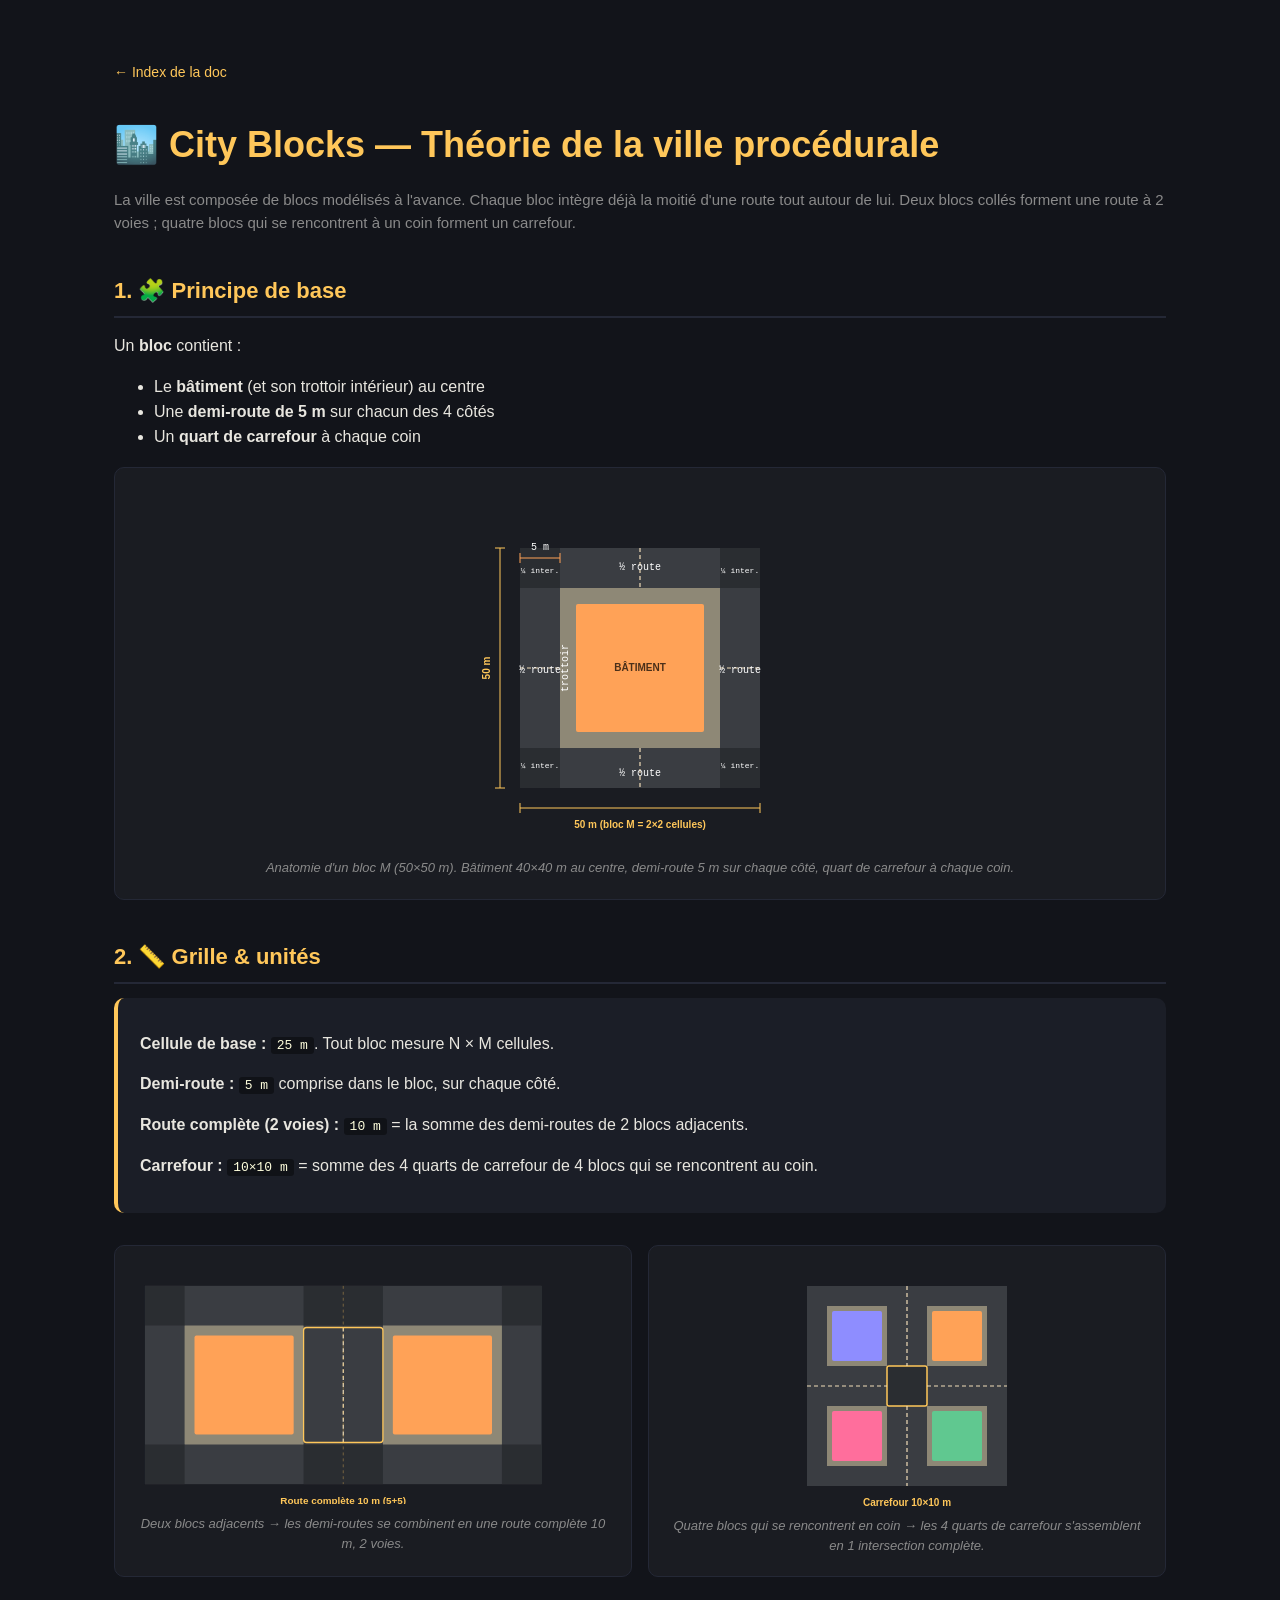
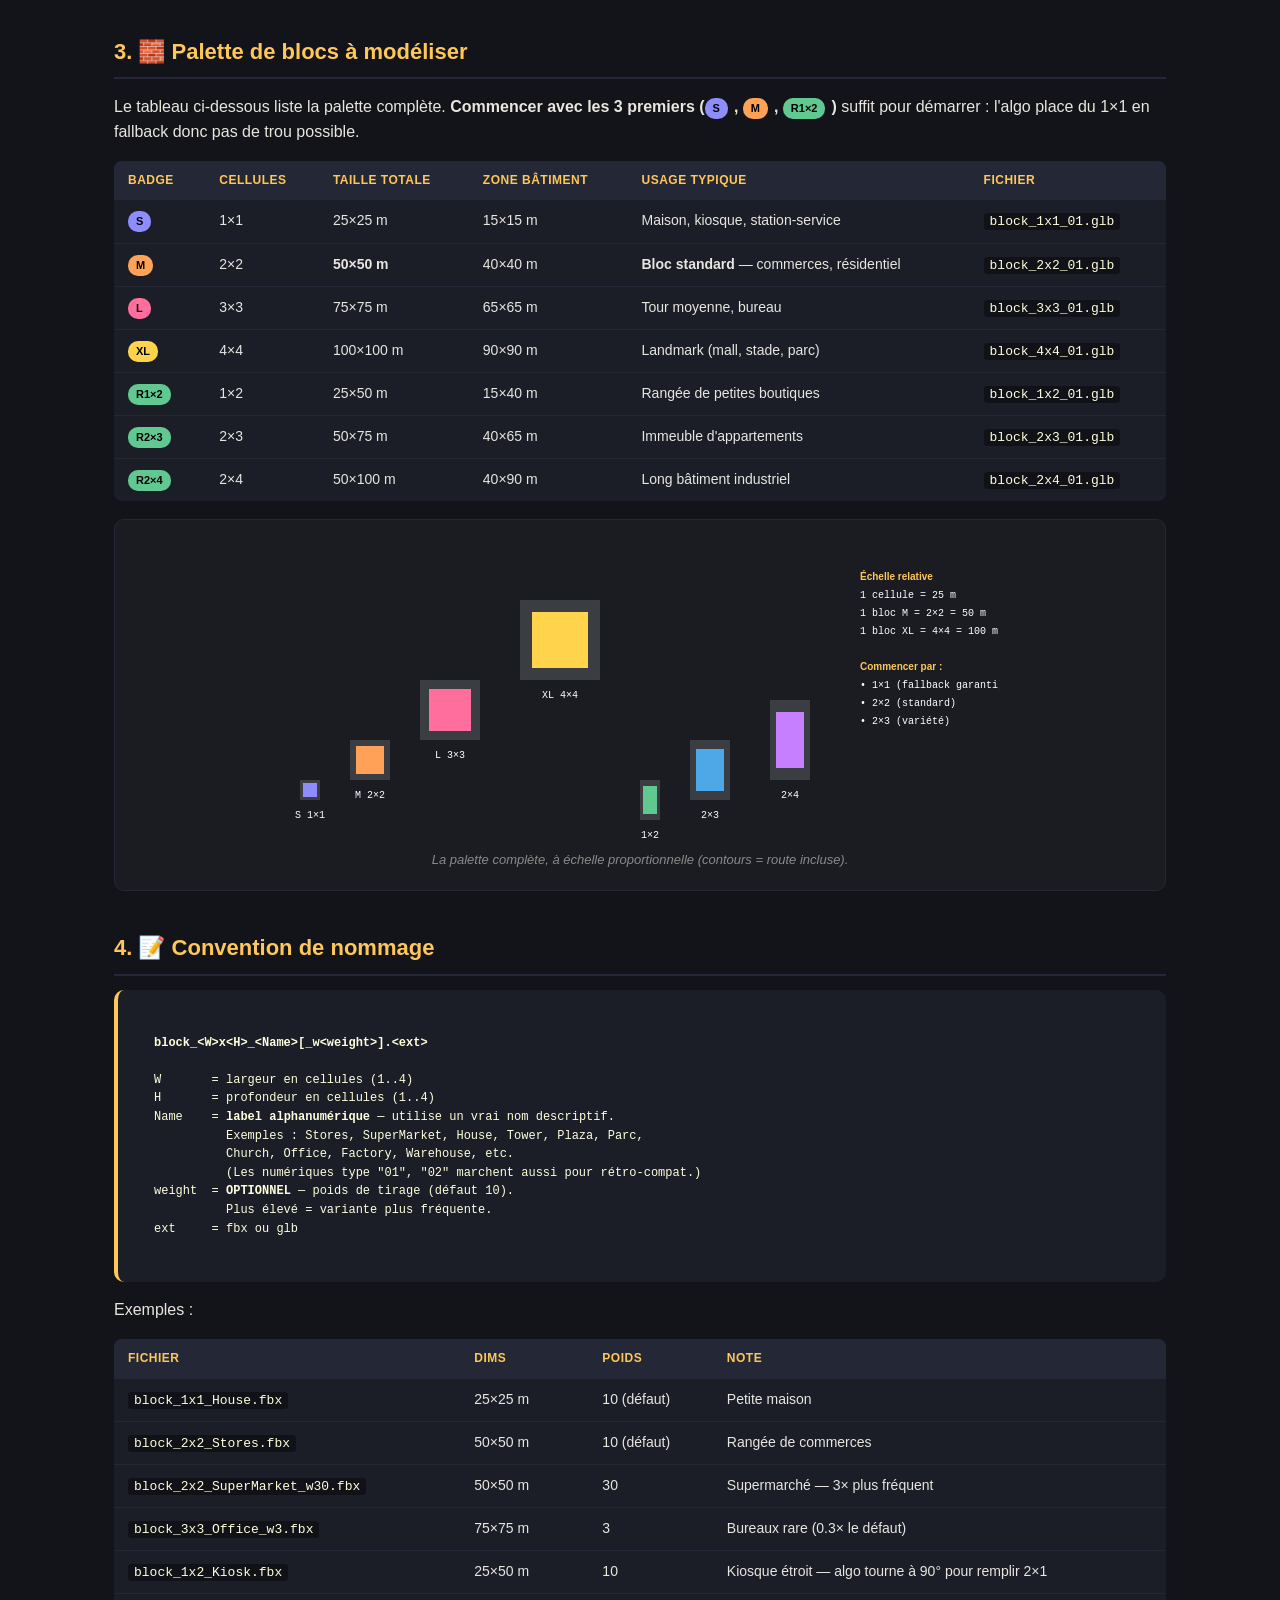
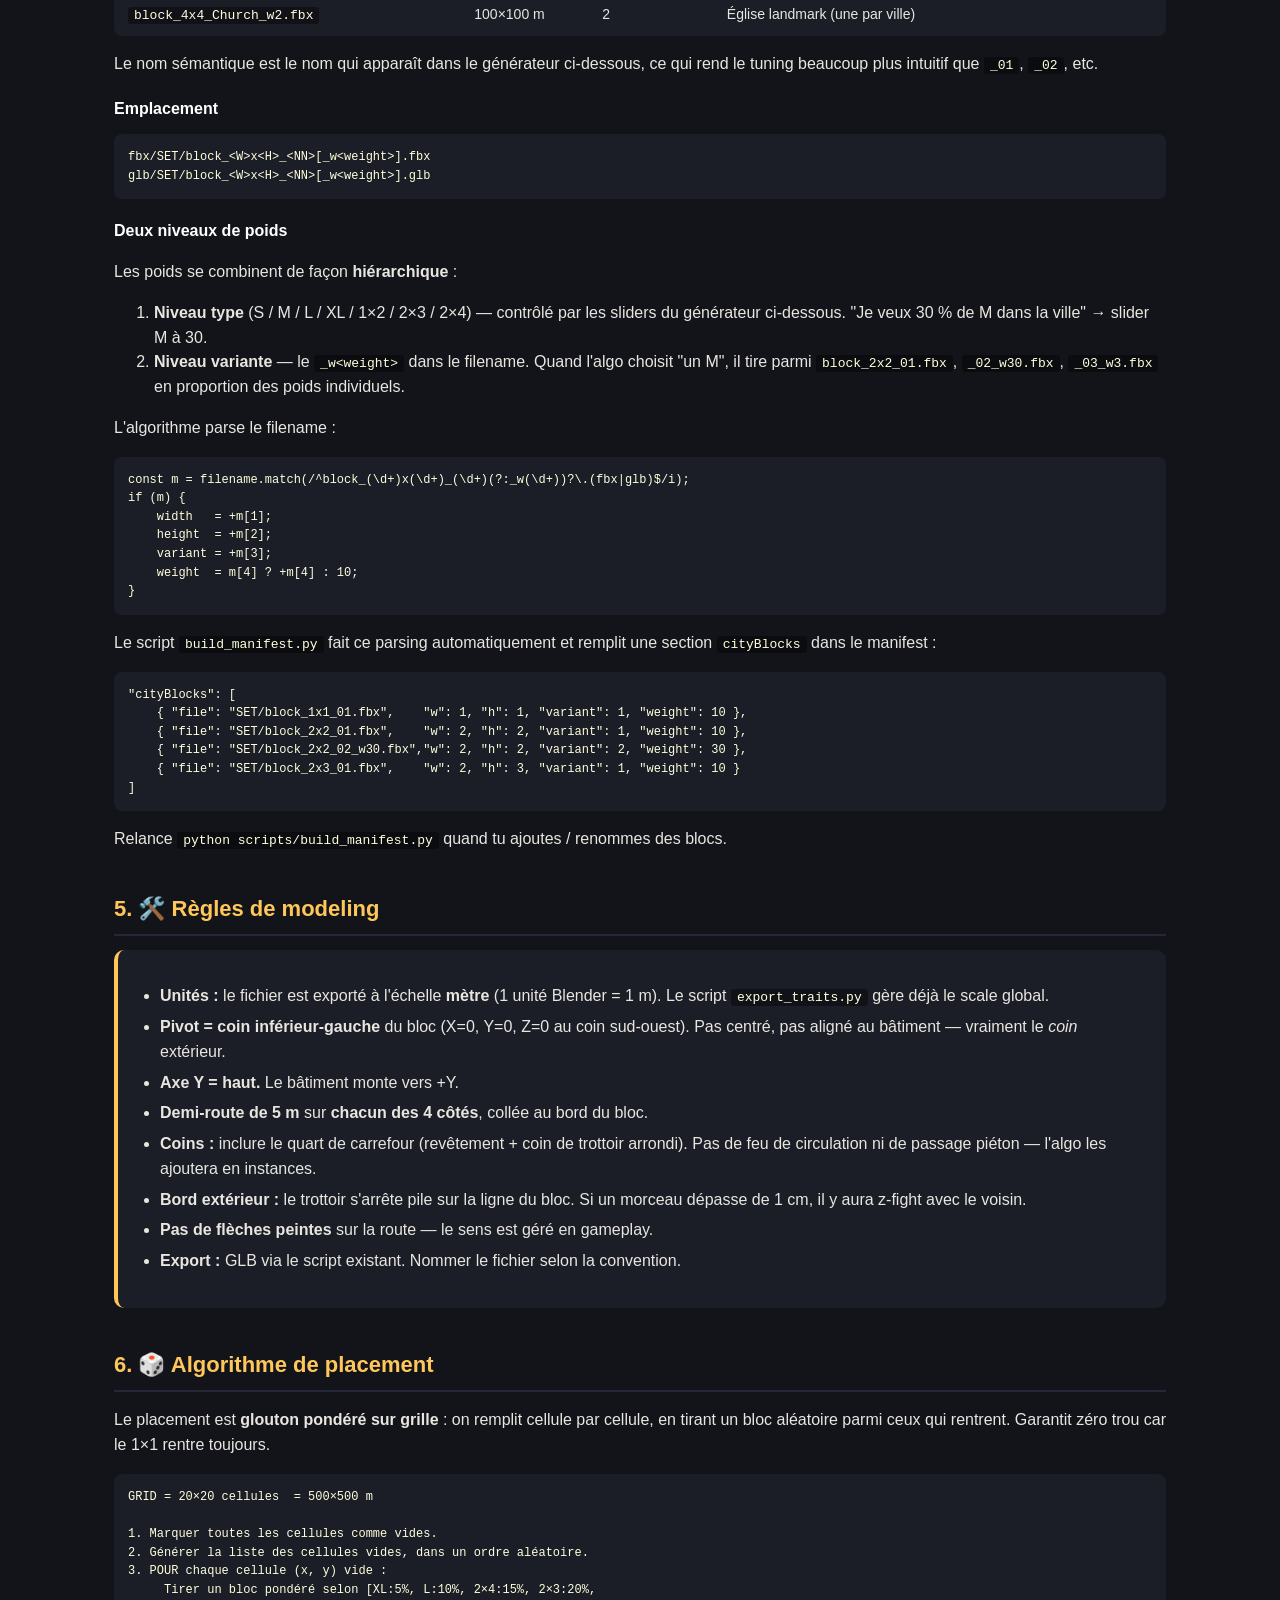
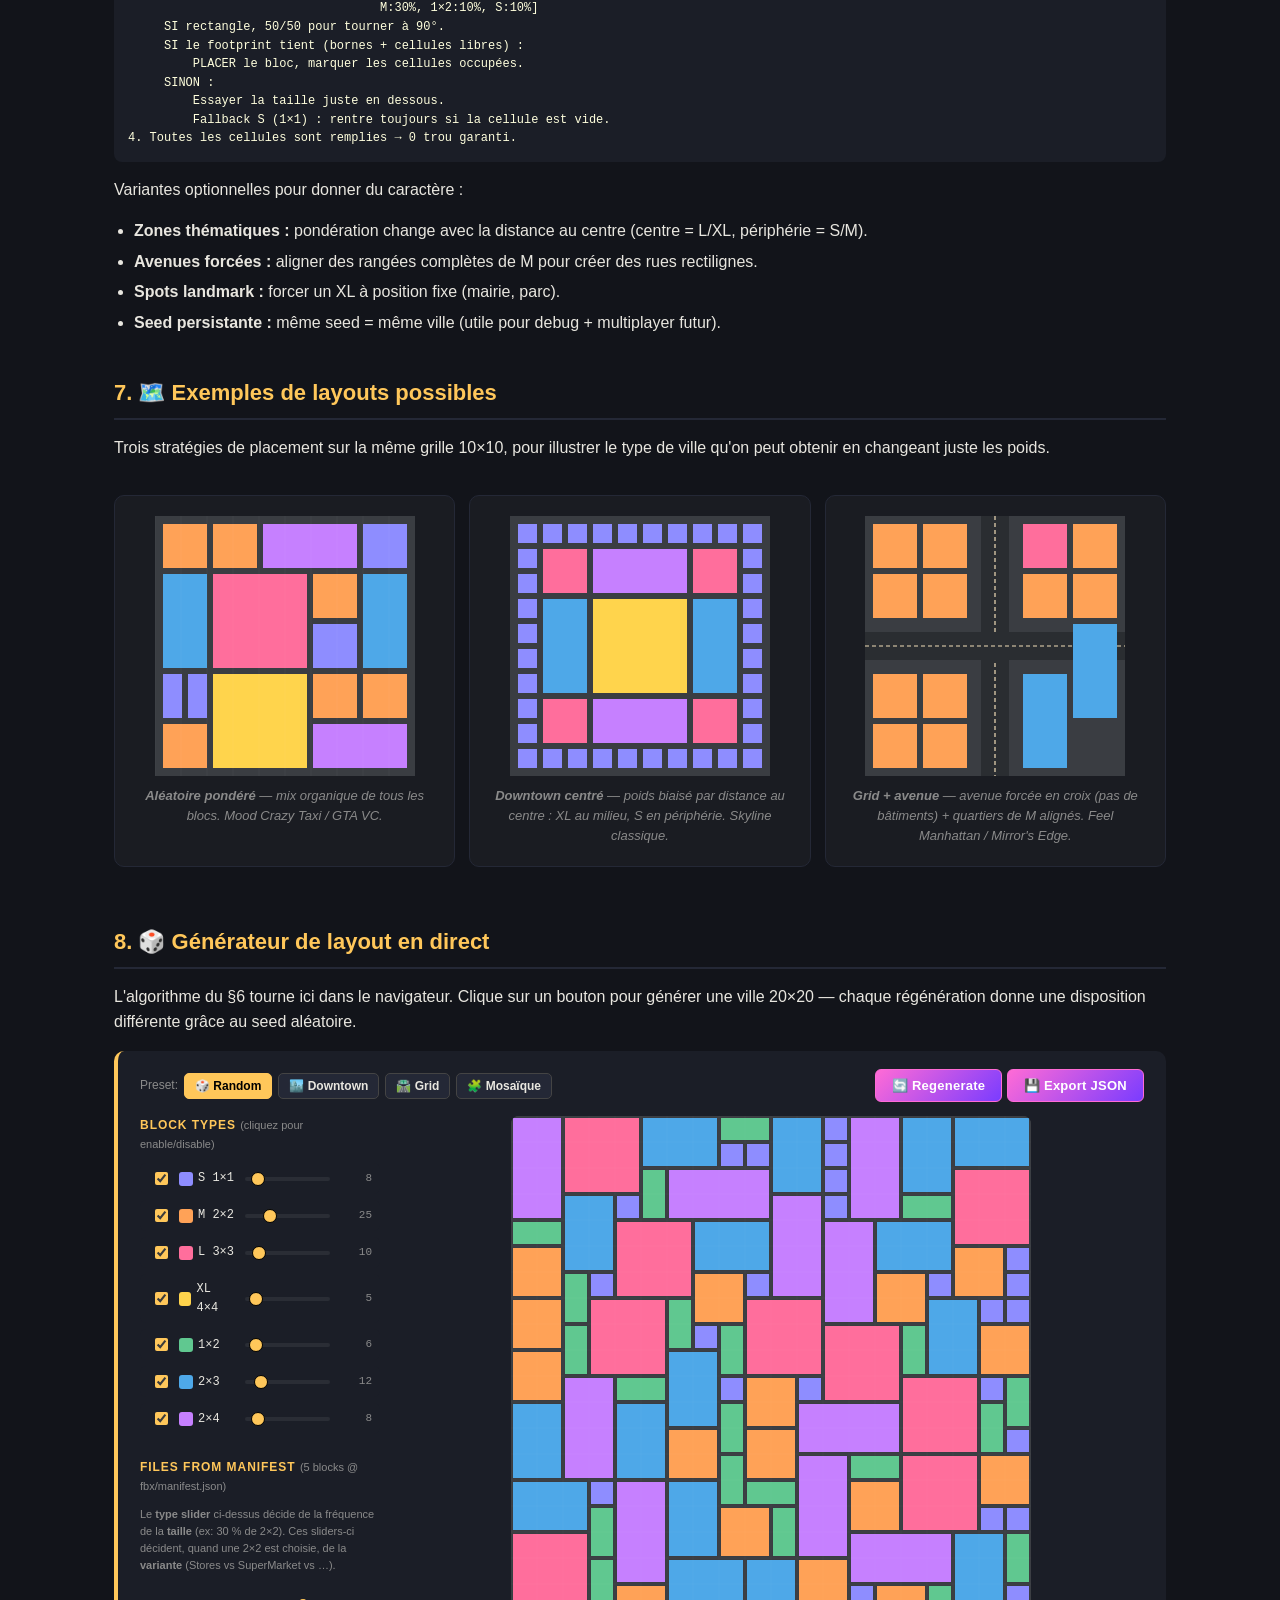
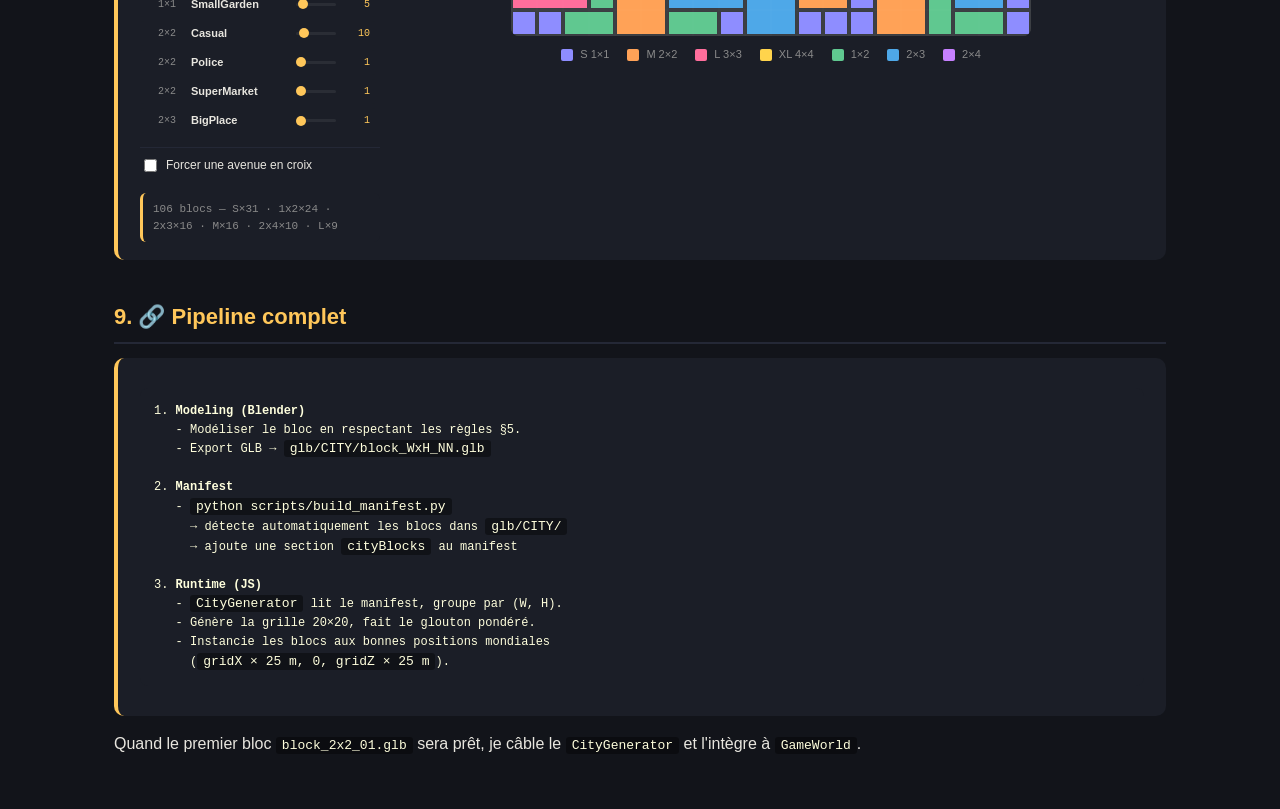
<file: scripts/gloops-city.html>
<!doctype html>
<html lang="fr">
<head>
<meta charset="utf-8" />
<title>Gloops — City Blocks</title>
<style>
  :root {
    --bg:#12141a; --panel:#1b1e27; --panel-2:#242836;
    --text:#e8e6df; --muted:#8a8a8a; --accent:#ffc75a;
    --road:#3a3d42; --road-dark:#2a2d31; --road-line:#f0ddb8;
    --sidewalk:#8e8876;
    --b-S:#8e8dff;    /* small square */
    --b-M:#ffa257;    /* medium square = 50x50 reference */
    --b-L:#ff6e9c;    /* large square */
    --b-XL:#ffd44c;   /* xl square */
    --b-R1:#60c890;   /* rect 1x2 */
    --b-R2:#4ea8e8;   /* rect 2x3 */
    --b-R3:#c680ff;   /* rect 2x4 */
  }
  * { box-sizing:border-box; }
  body {
    margin:0;
    padding:40px 24px;
    background:var(--bg);
    color:var(--text);
    font-family:-apple-system,BlinkMacSystemFont,'Segoe UI',sans-serif;
    line-height:1.55;
    max-width:1100px;
    margin-inline:auto;
  }
  h1 { font-size:36px; margin:0 0 8px; color:var(--accent); }
  h2 { font-size:22px; margin:40px 0 14px; padding-bottom:8px; border-bottom:2px solid var(--panel-2); color:var(--accent); }
  h3 { font-size:16px; margin:20px 0 8px; color:#fff; }
  .lede { color:var(--muted); margin-bottom:24px; font-size:15px; }
  .panel { background:var(--panel); border-radius:10px; padding:18px 22px; margin:14px 0; border-left:4px solid var(--accent); }
  pre { background:var(--panel); padding:14px; border-radius:8px; font-size:12px; line-height:1.55; overflow-x:auto; color:#ffd; }
  code { font-family:'SF Mono',Menlo,monospace; font-size:13px; background:#0006; padding:1px 6px; border-radius:3px; color:#ffd; }
  table { width:100%; border-collapse:collapse; background:var(--panel); border-radius:8px; overflow:hidden; margin:14px 0; font-size:14px; }
  th,td { padding:10px 14px; text-align:left; border-bottom:1px solid var(--panel-2); vertical-align:top; }
  th { background:var(--panel-2); color:var(--accent); font-size:12px; text-transform:uppercase; letter-spacing:.5px; }
  tr:last-child td { border-bottom:none; }
  .nav { margin:20px 0 32px; }
  .nav a { color:var(--accent); text-decoration:none; font-size:14px; }

  /* SVG diagram containers */
  .diagram {
    background:#1a1c22;
    border-radius:10px;
    padding:20px;
    margin:18px 0;
    border:1px solid var(--panel-2);
    text-align:center;
  }
  .diagram svg { max-width:100%; height:auto; display:block; margin:0 auto; }
  .diagram-caption {
    color:var(--muted);
    font-size:13px;
    margin-top:10px;
    font-style:italic;
  }
  .two-col {
    display:grid;
    grid-template-columns:1fr 1fr;
    gap:16px;
    margin:14px 0;
  }
  .three-col {
    display:grid;
    grid-template-columns:1fr 1fr 1fr;
    gap:14px;
    margin:14px 0;
  }
  @media (max-width:800px) {
    .two-col, .three-col { grid-template-columns:1fr; }
  }

  /* SVG default styles */
  .svg-road  { fill:var(--road); }
  .svg-road-dark { fill:var(--road-dark); }
  .svg-sidewalk { fill:var(--sidewalk); }
  .svg-dash  { stroke:var(--road-line); stroke-width:1.2; stroke-dasharray:4 3; fill:none; }
  .svg-outline { fill:none; stroke:#fff; stroke-width:1; stroke-dasharray:2 2; opacity:.4; }
  .svg-label { fill:#fff; font-size:10px; font-family:'SF Mono',Menlo,monospace; }
  .svg-label-sm { fill:#fff; font-size:8px; font-family:'SF Mono',Menlo,monospace; }
  .svg-dim   { fill:var(--accent); font-size:10px; font-family:-apple-system,sans-serif; font-weight:700; }
  .svg-building-label { fill:#000; font-size:10px; font-family:-apple-system,sans-serif; font-weight:700; text-anchor:middle; dominant-baseline:middle; opacity:.7; }

  .badge { display:inline-block; padding:2px 8px; border-radius:10px; font-size:11px; font-weight:600; margin-right:6px; }
  .badge-S  { background:var(--b-S);  color:#000; }
  .badge-M  { background:var(--b-M);  color:#000; }
  .badge-L  { background:var(--b-L);  color:#000; }
  .badge-XL { background:var(--b-XL); color:#000; }
  .badge-R  { background:var(--b-R1); color:#000; }

  ul.rules { padding-left:20px; }
  ul.rules li { margin:6px 0; }
</style>
</head>
<body>

<div class="nav"><a href="gloops-index.html">← Index de la doc</a></div>

<h1>🏙️ City Blocks — Théorie de la ville procédurale</h1>
<p class="lede">La ville est composée de blocs modélisés à l'avance. Chaque bloc
intègre déjà la moitié d'une route tout autour de lui. Deux blocs collés
forment une route à 2 voies ; quatre blocs qui se rencontrent à un coin
forment un carrefour.</p>

<!-- =============================================================== -->
<h2>1. 🧩 Principe de base</h2>

<p>Un <b>bloc</b> contient :</p>
<ul>
  <li>Le <b>bâtiment</b> (et son trottoir intérieur) au centre</li>
  <li>Une <b>demi-route de 5 m</b> sur chacun des 4 côtés</li>
  <li>Un <b>quart de carrefour</b> à chaque coin</li>
</ul>

<div class="diagram">
  <svg viewBox="0 0 360 360" width="360">
    <!-- Bloc total : 240x240px représente un bloc M = 50x50 m -->
    <!-- Chaque côté : 40px de demi-route, 160px de bâtiment, 40px demi-route -->
    <g transform="translate(60,60)">
      <!-- Route de fond -->
      <rect x="0" y="0" width="240" height="240" class="svg-road"/>

      <!-- Quarts de carrefour aux 4 coins (plus sombres) -->
      <rect x="0"   y="0"   width="40" height="40" class="svg-road-dark"/>
      <rect x="200" y="0"   width="40" height="40" class="svg-road-dark"/>
      <rect x="0"   y="200" width="40" height="40" class="svg-road-dark"/>
      <rect x="200" y="200" width="40" height="40" class="svg-road-dark"/>

      <!-- Trottoir autour du bâtiment -->
      <rect x="40" y="40" width="160" height="160" class="svg-sidewalk"/>

      <!-- Bâtiment -->
      <rect x="56" y="56" width="128" height="128" fill="var(--b-M)" rx="2"/>

      <!-- Lignes de route (axe central des 2 voies simulées) -->
      <line x1="120" y1="0"   x2="120" y2="40"  class="svg-dash"/>
      <line x1="120" y1="200" x2="120" y2="240" class="svg-dash"/>
      <line x1="0"   y1="120" x2="40"  y2="120" class="svg-dash"/>
      <line x1="200" y1="120" x2="240" y2="120" class="svg-dash"/>

      <!-- Labels -->
      <text x="120" y="120" class="svg-building-label">BÂTIMENT</text>
      <text x="48"  y="120" class="svg-label" text-anchor="middle" transform="rotate(-90 48 120)">trottoir</text>
      <text x="20"  y="125" class="svg-label" text-anchor="middle">½ route</text>
      <text x="220" y="125" class="svg-label" text-anchor="middle">½ route</text>
      <text x="120" y="22"  class="svg-label" text-anchor="middle">½ route</text>
      <text x="120" y="228" class="svg-label" text-anchor="middle">½ route</text>
      <text x="20"  y="25"  class="svg-label-sm" text-anchor="middle" fill="#ffc75a">¼ inter.</text>
      <text x="220" y="25"  class="svg-label-sm" text-anchor="middle" fill="#ffc75a">¼ inter.</text>
      <text x="20"  y="220" class="svg-label-sm" text-anchor="middle" fill="#ffc75a">¼ inter.</text>
      <text x="220" y="220" class="svg-label-sm" text-anchor="middle" fill="#ffc75a">¼ inter.</text>
    </g>

    <!-- Cotes externes -->
    <line x1="60" y1="320" x2="300" y2="320" stroke="var(--accent)" stroke-width="1"/>
    <line x1="60" y1="315" x2="60" y2="325" stroke="var(--accent)" stroke-width="1"/>
    <line x1="300" y1="315" x2="300" y2="325" stroke="var(--accent)" stroke-width="1"/>
    <text x="180" y="340" class="svg-dim" text-anchor="middle">50 m (bloc M = 2×2 cellules)</text>

    <line x1="40" y1="60" x2="40" y2="300" stroke="var(--accent)" stroke-width="1"/>
    <line x1="35" y1="60" x2="45" y2="60" stroke="var(--accent)" stroke-width="1"/>
    <line x1="35" y1="300" x2="45" y2="300" stroke="var(--accent)" stroke-width="1"/>
    <text x="30" y="180" class="svg-dim" text-anchor="middle" transform="rotate(-90 30 180)">50 m</text>

    <!-- Cote demi-route -->
    <line x1="60" y1="70" x2="100" y2="70" stroke="var(--b-M)" stroke-width="1"/>
    <line x1="60" y1="65" x2="60" y2="75" stroke="var(--b-M)" stroke-width="1"/>
    <line x1="100" y1="65" x2="100" y2="75" stroke="var(--b-M)" stroke-width="1"/>
    <text x="80" y="62" class="svg-label" text-anchor="middle" fill="var(--b-M)">5 m</text>
  </svg>
  <div class="diagram-caption">Anatomie d'un bloc M (50×50 m). Bâtiment 40×40 m au centre, demi-route 5 m sur chaque côté, quart de carrefour à chaque coin.</div>
</div>

<!-- =============================================================== -->
<h2>2. 📏 Grille & unités</h2>

<div class="panel">
  <p><b>Cellule de base :</b> <code>25 m</code>. Tout bloc mesure N × M cellules.</p>
  <p><b>Demi-route :</b> <code>5 m</code> comprise dans le bloc, sur chaque côté.</p>
  <p><b>Route complète (2 voies) :</b> <code>10 m</code> = la somme des demi-routes de 2 blocs adjacents.</p>
  <p><b>Carrefour :</b> <code>10×10 m</code> = somme des 4 quarts de carrefour de 4 blocs qui se rencontrent au coin.</p>
</div>

<div class="two-col">
  <div class="diagram">
    <svg viewBox="0 0 480 240" width="480">
      <!-- Deux blocs côte à côte -->
      <g transform="translate(10,20)">
        <!-- Bloc gauche (M) -->
        <rect x="0" y="0" width="200" height="200" class="svg-road"/>
        <rect x="40" y="40" width="120" height="120" class="svg-sidewalk"/>
        <rect x="50" y="50" width="100" height="100" fill="var(--b-M)" rx="2"/>
        <!-- Bloc droit (M) -->
        <rect x="200" y="0" width="200" height="200" class="svg-road"/>
        <rect x="240" y="40" width="120" height="120" class="svg-sidewalk"/>
        <rect x="250" y="50" width="100" height="100" fill="var(--b-M)" rx="2"/>
        <!-- Coins sombres de chaque bloc -->
        <rect x="0"   y="0"   width="40" height="40" class="svg-road-dark"/>
        <rect x="160" y="0"   width="40" height="40" class="svg-road-dark"/>
        <rect x="0"   y="160" width="40" height="40" class="svg-road-dark"/>
        <rect x="160" y="160" width="40" height="40" class="svg-road-dark"/>
        <rect x="200" y="0"   width="40" height="40" class="svg-road-dark"/>
        <rect x="360" y="0"   width="40" height="40" class="svg-road-dark"/>
        <rect x="200" y="160" width="40" height="40" class="svg-road-dark"/>
        <rect x="360" y="160" width="40" height="40" class="svg-road-dark"/>
        <!-- Ligne discontinue centrale mettant en valeur la route résultante -->
        <line x1="200" y1="42" x2="200" y2="158" class="svg-dash" stroke="#ffe"/>
        <!-- Séparateur visuel entre les blocs -->
        <line x1="200" y1="0" x2="200" y2="200" stroke="#ffc75a" stroke-width="0.6" stroke-dasharray="3 3" opacity=".6"/>

        <!-- Flèche + label -->
        <rect x="160" y="42" width="80" height="116" fill="none" stroke="#ffc75a" stroke-width="1.3" rx="3"/>
        <text x="200" y="220" class="svg-dim" text-anchor="middle">Route complète 10 m (5+5)</text>
      </g>
    </svg>
    <div class="diagram-caption">Deux blocs adjacents → les demi-routes se combinent en une route complète 10 m, 2 voies.</div>
  </div>

  <div class="diagram">
    <svg viewBox="0 0 240 240" width="240">
      <!-- 4 blocs en 2x2 -->
      <g transform="translate(20,20)">
        <!-- Bloc top-left -->
        <rect x="0"   y="0"   width="100" height="100" class="svg-road"/>
        <rect x="20"  y="20"  width="60"  height="60"  class="svg-sidewalk"/>
        <rect x="25"  y="25"  width="50"  height="50"  fill="var(--b-S)" rx="2"/>
        <rect x="80"  y="80"  width="20"  height="20"  class="svg-road-dark"/>
        <!-- Bloc top-right -->
        <rect x="100" y="0"   width="100" height="100" class="svg-road"/>
        <rect x="120" y="20"  width="60"  height="60"  class="svg-sidewalk"/>
        <rect x="125" y="25"  width="50"  height="50"  fill="var(--b-M)" rx="2"/>
        <rect x="100" y="80"  width="20"  height="20"  class="svg-road-dark"/>
        <!-- Bloc bottom-left -->
        <rect x="0"   y="100" width="100" height="100" class="svg-road"/>
        <rect x="20"  y="120" width="60"  height="60"  class="svg-sidewalk"/>
        <rect x="25"  y="125" width="50"  height="50"  fill="var(--b-L)" rx="2"/>
        <rect x="80"  y="100" width="20"  height="20"  class="svg-road-dark"/>
        <!-- Bloc bottom-right -->
        <rect x="100" y="100" width="100" height="100" class="svg-road"/>
        <rect x="120" y="120" width="60"  height="60"  class="svg-sidewalk"/>
        <rect x="125" y="125" width="50"  height="50"  fill="var(--b-R1)" rx="2"/>
        <rect x="100" y="100" width="20"  height="20"  class="svg-road-dark"/>

        <!-- Highlight du carrefour -->
        <rect x="80" y="80" width="40" height="40" fill="none" stroke="#ffc75a" stroke-width="1.5" rx="2"/>

        <!-- Lignes des voies -->
        <line x1="100" y1="0"   x2="100" y2="80"  class="svg-dash"/>
        <line x1="100" y1="120" x2="100" y2="200" class="svg-dash"/>
        <line x1="0"   y1="100" x2="80"  y2="100" class="svg-dash"/>
        <line x1="120" y1="100" x2="200" y2="100" class="svg-dash"/>

        <text x="100" y="220" class="svg-dim" text-anchor="middle">Carrefour 10×10 m</text>
      </g>
    </svg>
    <div class="diagram-caption">Quatre blocs qui se rencontrent en coin → les 4 quarts de carrefour s'assemblent en 1 intersection complète.</div>
  </div>
</div>

<!-- =============================================================== -->
<h2>3. 🧱 Palette de blocs à modéliser</h2>

<p>Le tableau ci-dessous liste la palette complète. <b>Commencer avec les 3 premiers
(<span class="badge badge-S">S</span>, <span class="badge badge-M">M</span>,
<span class="badge badge-R">R1×2</span>)</b> suffit pour démarrer : l'algo
place du 1×1 en fallback donc pas de trou possible.</p>

<table>
  <tr>
    <th>Badge</th><th>Cellules</th><th>Taille totale</th>
    <th>Zone bâtiment</th><th>Usage typique</th><th>Fichier</th>
  </tr>
  <tr>
    <td><span class="badge badge-S">S</span></td>
    <td>1×1</td><td>25×25 m</td><td>15×15 m</td>
    <td>Maison, kiosque, station-service</td>
    <td><code>block_1x1_01.glb</code></td>
  </tr>
  <tr>
    <td><span class="badge badge-M">M</span></td>
    <td>2×2</td><td><b>50×50 m</b></td><td>40×40 m</td>
    <td><b>Bloc standard</b> — commerces, résidentiel</td>
    <td><code>block_2x2_01.glb</code></td>
  </tr>
  <tr>
    <td><span class="badge badge-L">L</span></td>
    <td>3×3</td><td>75×75 m</td><td>65×65 m</td>
    <td>Tour moyenne, bureau</td>
    <td><code>block_3x3_01.glb</code></td>
  </tr>
  <tr>
    <td><span class="badge badge-XL">XL</span></td>
    <td>4×4</td><td>100×100 m</td><td>90×90 m</td>
    <td>Landmark (mall, stade, parc)</td>
    <td><code>block_4x4_01.glb</code></td>
  </tr>
  <tr>
    <td><span class="badge badge-R">R1×2</span></td>
    <td>1×2</td><td>25×50 m</td><td>15×40 m</td>
    <td>Rangée de petites boutiques</td>
    <td><code>block_1x2_01.glb</code></td>
  </tr>
  <tr>
    <td><span class="badge badge-R">R2×3</span></td>
    <td>2×3</td><td>50×75 m</td><td>40×65 m</td>
    <td>Immeuble d'appartements</td>
    <td><code>block_2x3_01.glb</code></td>
  </tr>
  <tr>
    <td><span class="badge badge-R">R2×4</span></td>
    <td>2×4</td><td>50×100 m</td><td>40×90 m</td>
    <td>Long bâtiment industriel</td>
    <td><code>block_2x4_01.glb</code></td>
  </tr>
</table>

<div class="diagram">
  <svg viewBox="0 0 720 300" width="720">
    <!-- Palette visualisation, chaque bloc à échelle proportionnelle (1 cellule = 20px) -->
    <g transform="translate(20,20)">
      <!-- S 1x1 -->
      <g transform="translate(0,220)">
        <rect width="20" height="20" class="svg-road"/>
        <rect x="3" y="3" width="14" height="14" fill="var(--b-S)"/>
        <text x="10" y="38" class="svg-label" text-anchor="middle">S 1×1</text>
      </g>
      <!-- M 2x2 -->
      <g transform="translate(50,180)">
        <rect width="40" height="40" class="svg-road"/>
        <rect x="6" y="6" width="28" height="28" fill="var(--b-M)"/>
        <text x="20" y="58" class="svg-label" text-anchor="middle">M 2×2</text>
      </g>
      <!-- L 3x3 -->
      <g transform="translate(120,120)">
        <rect width="60" height="60" class="svg-road"/>
        <rect x="9" y="9" width="42" height="42" fill="var(--b-L)"/>
        <text x="30" y="78" class="svg-label" text-anchor="middle">L 3×3</text>
      </g>
      <!-- XL 4x4 -->
      <g transform="translate(220,40)">
        <rect width="80" height="80" class="svg-road"/>
        <rect x="12" y="12" width="56" height="56" fill="var(--b-XL)"/>
        <text x="40" y="98" class="svg-label" text-anchor="middle">XL 4×4</text>
      </g>
      <!-- R 1x2 -->
      <g transform="translate(340,220)">
        <rect width="20" height="40" class="svg-road"/>
        <rect x="3" y="6" width="14" height="28" fill="var(--b-R1)"/>
        <text x="10" y="58" class="svg-label" text-anchor="middle">1×2</text>
      </g>
      <!-- R 2x3 -->
      <g transform="translate(390,180)">
        <rect width="40" height="60" class="svg-road"/>
        <rect x="6" y="9" width="28" height="42" fill="var(--b-R2)"/>
        <text x="20" y="78" class="svg-label" text-anchor="middle">2×3</text>
      </g>
      <!-- R 2x4 -->
      <g transform="translate(470,140)">
        <rect width="40" height="80" class="svg-road"/>
        <rect x="6" y="12" width="28" height="56" fill="var(--b-R3)"/>
        <text x="20" y="98" class="svg-label" text-anchor="middle">2×4</text>
      </g>

      <!-- Légende sur la droite -->
      <g transform="translate(560,20)">
        <text x="0" y="0" class="svg-dim">Échelle relative</text>
        <text x="0" y="18" class="svg-label">1 cellule = 25 m</text>
        <text x="0" y="36" class="svg-label">1 bloc M = 2×2 = 50 m</text>
        <text x="0" y="54" class="svg-label">1 bloc XL = 4×4 = 100 m</text>

        <text x="0" y="90" class="svg-dim">Commencer par :</text>
        <text x="0" y="108" class="svg-label">• 1×1 (fallback garanti)</text>
        <text x="0" y="126" class="svg-label">• 2×2 (standard)</text>
        <text x="0" y="144" class="svg-label">• 2×3 (variété)</text>
      </g>
    </g>
  </svg>
  <div class="diagram-caption">La palette complète, à échelle proportionnelle (contours = route incluse).</div>
</div>

<!-- =============================================================== -->
<h2>4. 📝 Convention de nommage</h2>

<div class="panel">
<pre><b>block_&lt;W&gt;x&lt;H&gt;_&lt;Name&gt;[_w&lt;weight&gt;].&lt;ext&gt;</b>

W       = largeur en cellules (1..4)
H       = profondeur en cellules (1..4)
Name    = <b>label alphanumérique</b> — utilise un vrai nom descriptif.
          Exemples : Stores, SuperMarket, House, Tower, Plaza, Parc,
          Church, Office, Factory, Warehouse, etc.
          (Les numériques type "01", "02" marchent aussi pour rétro-compat.)
weight  = <b>OPTIONNEL</b> — poids de tirage (défaut 10).
          Plus élevé = variante plus fréquente.
ext     = fbx ou glb</pre>
</div>

<p>Exemples :</p>

<table>
  <tr><th>Fichier</th><th>Dims</th><th>Poids</th><th>Note</th></tr>
  <tr><td><code>block_1x1_House.fbx</code></td><td>25×25 m</td><td>10 (défaut)</td><td>Petite maison</td></tr>
  <tr><td><code>block_2x2_Stores.fbx</code></td><td>50×50 m</td><td>10 (défaut)</td><td>Rangée de commerces</td></tr>
  <tr><td><code>block_2x2_SuperMarket_w30.fbx</code></td><td>50×50 m</td><td>30</td><td>Supermarché — 3× plus fréquent</td></tr>
  <tr><td><code>block_3x3_Office_w3.fbx</code></td><td>75×75 m</td><td>3</td><td>Bureaux rare (0.3× le défaut)</td></tr>
  <tr><td><code>block_1x2_Kiosk.fbx</code></td><td>25×50 m</td><td>10</td><td>Kiosque étroit — algo tourne à 90° pour remplir 2×1</td></tr>
  <tr><td><code>block_4x4_Church_w2.fbx</code></td><td>100×100 m</td><td>2</td><td>Église landmark (une par ville)</td></tr>
</table>

<p>Le nom sémantique est le nom qui apparaît dans le générateur ci-dessous,
ce qui rend le tuning beaucoup plus intuitif que <code>_01</code>,
<code>_02</code>, etc.</p>

<h3>Emplacement</h3>
<pre>fbx/SET/block_&lt;W&gt;x&lt;H&gt;_&lt;NN&gt;[_w&lt;weight&gt;].fbx
glb/SET/block_&lt;W&gt;x&lt;H&gt;_&lt;NN&gt;[_w&lt;weight&gt;].glb</pre>

<h3>Deux niveaux de poids</h3>

<p>Les poids se combinent de façon <b>hiérarchique</b> :</p>
<ol>
  <li><b>Niveau type</b> (S / M / L / XL / 1×2 / 2×3 / 2×4) — contrôlé par
      les sliders du générateur ci-dessous. "Je veux 30 % de M dans la
      ville" → slider M à 30.</li>
  <li><b>Niveau variante</b> — le <code>_w&lt;weight&gt;</code> dans le
      filename. Quand l'algo choisit "un M", il tire parmi
      <code>block_2x2_01.fbx</code>, <code>_02_w30.fbx</code>,
      <code>_03_w3.fbx</code> en proportion des poids individuels.</li>
</ol>

<p>L'algorithme parse le filename :</p>
<pre>const m = filename.match(/^block_(\d+)x(\d+)_(\d+)(?:_w(\d+))?\.(fbx|glb)$/i);
if (m) {
    width   = +m[1];
    height  = +m[2];
    variant = +m[3];
    weight  = m[4] ? +m[4] : 10;
}</pre>

<p>Le script <code>build_manifest.py</code> fait ce parsing automatiquement
et remplit une section <code>cityBlocks</code> dans le manifest :</p>
<pre>"cityBlocks": [
    { "file": "SET/block_1x1_01.fbx",    "w": 1, "h": 1, "variant": 1, "weight": 10 },
    { "file": "SET/block_2x2_01.fbx",    "w": 2, "h": 2, "variant": 1, "weight": 10 },
    { "file": "SET/block_2x2_02_w30.fbx","w": 2, "h": 2, "variant": 2, "weight": 30 },
    { "file": "SET/block_2x3_01.fbx",    "w": 2, "h": 3, "variant": 1, "weight": 10 }
]</pre>

<p>Relance <code>python scripts/build_manifest.py</code> quand tu ajoutes /
renommes des blocs.</p>

<!-- =============================================================== -->
<h2>5. 🛠️ Règles de modeling</h2>

<div class="panel">
<ul class="rules">
  <li><b>Unités :</b> le fichier est exporté à l'échelle <b>mètre</b>
      (1 unité Blender = 1 m). Le script <code>export_traits.py</code> gère
      déjà le scale global.</li>
  <li><b>Pivot = coin inférieur-gauche</b> du bloc (X=0, Y=0, Z=0 au coin sud-ouest).
      Pas centré, pas aligné au bâtiment — vraiment le <i>coin</i> extérieur.</li>
  <li><b>Axe Y = haut.</b> Le bâtiment monte vers +Y.</li>
  <li><b>Demi-route de 5 m</b> sur <b>chacun des 4 côtés</b>, collée au bord du bloc.</li>
  <li><b>Coins :</b> inclure le quart de carrefour (revêtement + coin de trottoir arrondi).
      Pas de feu de circulation ni de passage piéton — l'algo les ajoutera en instances.</li>
  <li><b>Bord extérieur :</b> le trottoir s'arrête pile sur la ligne du bloc.
      Si un morceau dépasse de 1 cm, il y aura z-fight avec le voisin.</li>
  <li><b>Pas de flèches peintes</b> sur la route — le sens est géré en gameplay.</li>
  <li><b>Export :</b> GLB via le script existant. Nommer le fichier selon la convention.</li>
</ul>
</div>

<!-- =============================================================== -->
<h2>6. 🎲 Algorithme de placement</h2>

<p>Le placement est <b>glouton pondéré sur grille</b> : on remplit cellule
par cellule, en tirant un bloc aléatoire parmi ceux qui rentrent. Garantit
zéro trou car le 1×1 rentre toujours.</p>

<pre>GRID = 20×20 cellules  = 500×500 m

1. Marquer toutes les cellules comme vides.
2. Générer la liste des cellules vides, dans un ordre aléatoire.
3. POUR chaque cellule (x, y) vide :
     Tirer un bloc pondéré selon [XL:5%, L:10%, 2×4:15%, 2×3:20%,
                                   M:30%, 1×2:10%, S:10%]
     SI rectangle, 50/50 pour tourner à 90°.
     SI le footprint tient (bornes + cellules libres) :
         PLACER le bloc, marquer les cellules occupées.
     SINON :
         Essayer la taille juste en dessous.
         Fallback S (1×1) : rentre toujours si la cellule est vide.
4. Toutes les cellules sont remplies → 0 trou garanti.</pre>

<p>Variantes optionnelles pour donner du caractère :</p>

<ul class="rules">
  <li><b>Zones thématiques :</b> pondération change avec la distance au centre
      (centre = L/XL, périphérie = S/M).</li>
  <li><b>Avenues forcées :</b> aligner des rangées complètes de M pour créer
      des rues rectilignes.</li>
  <li><b>Spots landmark :</b> forcer un XL à position fixe (mairie, parc).</li>
  <li><b>Seed persistante :</b> même seed = même ville (utile pour debug +
      multiplayer futur).</li>
</ul>

<!-- =============================================================== -->
<h2>7. 🗺️ Exemples de layouts possibles</h2>

<p>Trois stratégies de placement sur la même grille 10×10, pour illustrer
le type de ville qu'on peut obtenir en changeant juste les poids.</p>

<div class="three-col">

  <!-- Layout 1: Random -->
  <div class="diagram">
    <svg viewBox="0 0 260 260" width="260">
      <!-- fond route -->
      <rect x="0" y="0" width="260" height="260" class="svg-road"/>

      <!-- Placement aléatoire typique : mix de S/M/L/rect -->
      <!-- Chaque cellule = 25px, bâtiment remplit avec marge 3px -->

      <!-- Ligne 1 (y=5..30) -->
      <rect x="8"   y="8"   width="44" height="44" fill="var(--b-M)"/>  <!-- M 2x2 -->
      <rect x="58"  y="8"   width="44" height="44" fill="var(--b-M)"/>
      <rect x="108" y="8"   width="94" height="44" fill="var(--b-R3)"/> <!-- 4x2 tourné -->
      <rect x="208" y="8"   width="44" height="44" fill="var(--b-S)"/>

      <!-- Ligne 2 -->
      <rect x="8"   y="58"  width="44" height="94" fill="var(--b-R2)"/> <!-- 2x3 -->
      <rect x="58"  y="58"  width="94" height="94" fill="var(--b-L)"/>  <!-- L 3x3 -->
      <rect x="158" y="58"  width="44" height="44" fill="var(--b-M)"/>
      <rect x="208" y="58"  width="44" height="94" fill="var(--b-R2)"/>

      <!-- Ligne 3 (continue L au-dessus) -->
      <rect x="158" y="108" width="44" height="44" fill="var(--b-S)"/>

      <!-- Ligne 4 -->
      <rect x="8"   y="158" width="19" height="44" fill="var(--b-S)"/>
      <rect x="33"  y="158" width="19" height="44" fill="var(--b-S)"/>
      <rect x="58"  y="158" width="94" height="94" fill="var(--b-XL)"/> <!-- XL 4x4, inachevé ici -->
      <rect x="158" y="158" width="44" height="44" fill="var(--b-M)"/>
      <rect x="208" y="158" width="44" height="44" fill="var(--b-M)"/>

      <!-- Ligne 5 -->
      <rect x="8"   y="208" width="44" height="44" fill="var(--b-M)"/>
      <rect x="158" y="208" width="94" height="44" fill="var(--b-R3)"/>

      <!-- Grille de cellules (fine) -->
      <g stroke="#fff2" stroke-width="0.3" fill="none">
        <line x1="0"   y1="0"   x2="0"   y2="260"/>
        <line x1="26"  y1="0"   x2="26"  y2="260"/>
        <line x1="52"  y1="0"   x2="52"  y2="260"/>
        <line x1="78"  y1="0"   x2="78"  y2="260"/>
        <line x1="104" y1="0"   x2="104" y2="260"/>
        <line x1="130" y1="0"   x2="130" y2="260"/>
        <line x1="156" y1="0"   x2="156" y2="260"/>
        <line x1="182" y1="0"   x2="182" y2="260"/>
        <line x1="208" y1="0"   x2="208" y2="260"/>
        <line x1="234" y1="0"   x2="234" y2="260"/>
      </g>
    </svg>
    <div class="diagram-caption"><b>Aléatoire pondéré</b> — mix organique de tous les blocs. Mood Crazy Taxi / GTA VC.</div>
  </div>

  <!-- Layout 2: Downtown center -->
  <div class="diagram">
    <svg viewBox="0 0 260 260" width="260">
      <rect x="0" y="0" width="260" height="260" class="svg-road"/>

      <!-- Centre : un gros XL + un L -->
      <rect x="83"  y="83"  width="94" height="94" fill="var(--b-XL)"/>

      <!-- 2nd anneau : des M -->
      <rect x="33"  y="33"  width="44" height="44" fill="var(--b-L)"/>
      <rect x="83"  y="33"  width="94" height="44" fill="var(--b-R3)"/>
      <rect x="183" y="33"  width="44" height="44" fill="var(--b-L)"/>
      <rect x="33"  y="83"  width="44" height="94" fill="var(--b-R2)"/>
      <rect x="183" y="83"  width="44" height="94" fill="var(--b-R2)"/>
      <rect x="33"  y="183" width="44" height="44" fill="var(--b-L)"/>
      <rect x="83"  y="183" width="94" height="44" fill="var(--b-R3)"/>
      <rect x="183" y="183" width="44" height="44" fill="var(--b-L)"/>

      <!-- Périphérie : des S -->
      <rect x="8"   y="8"   width="19" height="19" fill="var(--b-S)"/>
      <rect x="33"  y="8"   width="19" height="19" fill="var(--b-S)"/>
      <rect x="58"  y="8"   width="19" height="19" fill="var(--b-S)"/>
      <rect x="83"  y="8"   width="19" height="19" fill="var(--b-S)"/>
      <rect x="108" y="8"   width="19" height="19" fill="var(--b-S)"/>
      <rect x="133" y="8"   width="19" height="19" fill="var(--b-S)"/>
      <rect x="158" y="8"   width="19" height="19" fill="var(--b-S)"/>
      <rect x="183" y="8"   width="19" height="19" fill="var(--b-S)"/>
      <rect x="208" y="8"   width="19" height="19" fill="var(--b-S)"/>
      <rect x="233" y="8"   width="19" height="19" fill="var(--b-S)"/>
      <rect x="8"   y="233" width="19" height="19" fill="var(--b-S)"/>
      <rect x="33"  y="233" width="19" height="19" fill="var(--b-S)"/>
      <rect x="58"  y="233" width="19" height="19" fill="var(--b-S)"/>
      <rect x="83"  y="233" width="19" height="19" fill="var(--b-S)"/>
      <rect x="108" y="233" width="19" height="19" fill="var(--b-S)"/>
      <rect x="133" y="233" width="19" height="19" fill="var(--b-S)"/>
      <rect x="158" y="233" width="19" height="19" fill="var(--b-S)"/>
      <rect x="183" y="233" width="19" height="19" fill="var(--b-S)"/>
      <rect x="208" y="233" width="19" height="19" fill="var(--b-S)"/>
      <rect x="233" y="233" width="19" height="19" fill="var(--b-S)"/>
      <rect x="8"   y="33"  width="19" height="19" fill="var(--b-S)"/>
      <rect x="8"   y="58"  width="19" height="19" fill="var(--b-S)"/>
      <rect x="8"   y="83"  width="19" height="19" fill="var(--b-S)"/>
      <rect x="8"   y="108" width="19" height="19" fill="var(--b-S)"/>
      <rect x="8"   y="133" width="19" height="19" fill="var(--b-S)"/>
      <rect x="8"   y="158" width="19" height="19" fill="var(--b-S)"/>
      <rect x="8"   y="183" width="19" height="19" fill="var(--b-S)"/>
      <rect x="8"   y="208" width="19" height="19" fill="var(--b-S)"/>
      <rect x="233" y="33"  width="19" height="19" fill="var(--b-S)"/>
      <rect x="233" y="58"  width="19" height="19" fill="var(--b-S)"/>
      <rect x="233" y="83"  width="19" height="19" fill="var(--b-S)"/>
      <rect x="233" y="108" width="19" height="19" fill="var(--b-S)"/>
      <rect x="233" y="133" width="19" height="19" fill="var(--b-S)"/>
      <rect x="233" y="158" width="19" height="19" fill="var(--b-S)"/>
      <rect x="233" y="183" width="19" height="19" fill="var(--b-S)"/>
      <rect x="233" y="208" width="19" height="19" fill="var(--b-S)"/>

    </svg>
    <div class="diagram-caption"><b>Downtown centré</b> — poids biaisé par distance au centre : XL au milieu, S en périphérie. Skyline classique.</div>
  </div>

  <!-- Layout 3: Grid with main avenue -->
  <div class="diagram">
    <svg viewBox="0 0 260 260" width="260">
      <rect x="0" y="0" width="260" height="260" class="svg-road"/>

      <!-- Avenue principale verticale -->
      <rect x="116" y="0" width="28" height="260" fill="var(--road-dark)"/>
      <line x1="130" y1="0" x2="130" y2="260" class="svg-dash" stroke="#ffe"/>

      <!-- Avenue principale horizontale -->
      <rect x="0" y="116" width="260" height="28" fill="var(--road-dark)"/>
      <line x1="0" y1="130" x2="260" y2="130" class="svg-dash" stroke="#ffe"/>

      <!-- 4 quartiers, chacun rempli de M 2x2 alignés -->
      <!-- Top-left -->
      <rect x="8"   y="8"   width="44" height="44" fill="var(--b-M)"/>
      <rect x="58"  y="8"   width="44" height="44" fill="var(--b-M)"/>
      <rect x="8"   y="58"  width="44" height="44" fill="var(--b-M)"/>
      <rect x="58"  y="58"  width="44" height="44" fill="var(--b-M)"/>

      <!-- Top-right -->
      <rect x="158" y="8"   width="44" height="44" fill="var(--b-L)"/>
      <rect x="208" y="8"   width="44" height="44" fill="var(--b-M)"/>
      <rect x="158" y="58"  width="44" height="44" fill="var(--b-M)"/>
      <rect x="208" y="58"  width="44" height="44" fill="var(--b-M)"/>

      <!-- Bottom-left -->
      <rect x="8"   y="158" width="44" height="44" fill="var(--b-M)"/>
      <rect x="58"  y="158" width="44" height="44" fill="var(--b-M)"/>
      <rect x="8"   y="208" width="44" height="44" fill="var(--b-M)"/>
      <rect x="58"  y="208" width="44" height="44" fill="var(--b-M)"/>

      <!-- Bottom-right -->
      <rect x="158" y="158" width="44" height="44" fill="var(--b-M)"/>
      <rect x="208" y="158" width="44" height="44" fill="var(--b-M)"/>
      <rect x="158" y="208" width="44" height="94" fill="var(--b-R2)" transform="translate(0,-50)"/>
      <rect x="208" y="158" width="44" height="94" fill="var(--b-R2)" transform="translate(0,-50)"/>

    </svg>
    <div class="diagram-caption"><b>Grid + avenue</b> — avenue forcée en croix (pas de bâtiments) + quartiers de M alignés. Feel Manhattan / Mirror's Edge.</div>
  </div>

</div>

<!-- =============================================================== -->
<h2>8. 🎲 Générateur de layout en direct</h2>

<p>L'algorithme du §6 tourne ici dans le navigateur. Clique sur un bouton
pour générer une ville 20×20 — chaque régénération donne une disposition
différente grâce au seed aléatoire.</p>

<div class="panel">
  <div class="gen-topbar">
    <div class="gen-presets">
      Preset:
      <button class="gen-preset" data-preset="random">🎲 Random</button>
      <button class="gen-preset" data-preset="downtown">🏙️ Downtown</button>
      <button class="gen-preset" data-preset="grid">🛣️ Grid</button>
      <button class="gen-preset" data-preset="mosaic">🧩 Mosaïque</button>
    </div>
    <div class="gen-actions">
      <button class="gen-btn-main" id="gen-reroll">🔄 Regenerate</button>
      <button class="gen-btn-main" id="gen-export"
              title="Download config/city.json for in-game use">💾 Export JSON</button>
    </div>
  </div>

  <div class="gen-grid">
    <div class="gen-side">
      <div class="gen-label">Block types <span class="gen-hint">(cliquez pour enable/disable)</span></div>
      <div class="gen-rows" id="gen-rows"><!-- rows filled by JS --></div>

      <!-- Per-file weights — pulled from the actual manifest so the
           values you tune here can be copied back into filenames
           (or exported to config/city.json for in-game use). -->
      <div class="gen-label" style="margin-top:14px;">
        Files from manifest
        <span class="gen-hint" id="gen-files-status">(loading…)</span>
      </div>
      <div class="gen-hint" style="margin-bottom:4px;">
        Le <b>type slider</b> ci-dessus décide de la fréquence de la
        <b>taille</b> (ex: 30 % de 2×2). Ces sliders-ci décident, quand une
        2×2 est choisie, de la <b>variante</b> (Stores vs SuperMarket vs …).
      </div>
      <div class="gen-files" id="gen-files"><!-- filled by JS --></div>

      <div class="gen-aux">
        <label class="gen-avenue-label">
          <input type="checkbox" id="gen-avenue"> Forcer une avenue en croix
        </label>
      </div>
      <div class="gen-stats" id="gen-stats">—</div>
    </div>

    <div class="gen-canvas-wrap">
      <canvas id="gen-canvas" width="520" height="520"
              style="width:100%;max-width:520px;display:block;margin:0 auto;
                     background:var(--road);border-radius:8px;"></canvas>
      <div class="gen-legend">
        <span><span class="sw" style="background:var(--b-S)"></span> S 1×1</span>
        <span><span class="sw" style="background:var(--b-M)"></span> M 2×2</span>
        <span><span class="sw" style="background:var(--b-L)"></span> L 3×3</span>
        <span><span class="sw" style="background:var(--b-XL)"></span> XL 4×4</span>
        <span><span class="sw" style="background:var(--b-R1)"></span> 1×2</span>
        <span><span class="sw" style="background:var(--b-R2)"></span> 2×3</span>
        <span><span class="sw" style="background:var(--b-R3)"></span> 2×4</span>
      </div>
    </div>
  </div>
</div>

<style>
  .gen-topbar {
    display:flex; flex-wrap:wrap; gap:12px; align-items:center; justify-content:space-between;
    margin-bottom:14px;
  }
  .gen-presets { display:flex; flex-wrap:wrap; gap:6px; align-items:center; color:var(--muted); font-size:12px; }
  .gen-preset {
    padding: 5px 10px;
    background: var(--panel-2);
    color: var(--text);
    border: 1px solid #444;
    border-radius: 5px;
    cursor: pointer;
    font-family: inherit;
    font-size: 12px;
    font-weight: 600;
  }
  .gen-preset:hover { background: #2d3142; border-color: var(--accent); }
  .gen-preset.active { background: var(--accent); color: #000; border-color: var(--accent); }
  .gen-btn-main {
    padding: 8px 16px;
    background: linear-gradient(135deg, #ff6bd6, #7a3cff);
    color: #fff;
    border: 1px solid #ff6bd6;
    border-radius: 6px;
    cursor: pointer;
    font-family: inherit;
    font-size: 13px;
    font-weight: 700;
    letter-spacing: 0.02em;
  }
  .gen-btn-main:hover { filter: brightness(1.1); }

  .gen-grid {
    display:grid;
    grid-template-columns: 240px 1fr;
    gap: 18px;
    align-items: start;
  }
  @media (max-width: 760px) {
    .gen-grid { grid-template-columns: 1fr; }
  }

  .gen-side { display:flex; flex-direction:column; gap:10px; }
  .gen-label { color:var(--accent); font-size:12px; font-weight:700; text-transform:uppercase; letter-spacing:.08em; }
  .gen-hint { color:var(--muted); font-weight:400; text-transform:none; letter-spacing:0; font-size:11px; }

  .gen-rows { display:flex; flex-direction:column; gap:6px; }
  .gen-files {
    display:flex; flex-direction:column; gap:4px;
    max-height: 260px; overflow-y: auto;
    padding: 4px 4px 4px 0;
  }
  .gen-file-row {
    display:grid;
    grid-template-columns: 36px 1fr 40px 30px;
    align-items:center;
    gap: 6px;
    padding: 4px 6px;
    background: var(--panel);
    border-radius: 4px;
    font-size: 11px;
    border-left: 3px solid transparent;
  }
  .gen-file-row .f-dims {
    font-family:'SF Mono',monospace;
    color: var(--muted);
    font-size: 10px;
    text-align: center;
  }
  .gen-file-row .f-name {
    color: var(--text);
    font-weight: 600;
    white-space: nowrap;
    overflow: hidden;
    text-overflow: ellipsis;
  }
  .gen-file-row input[type=range] {
    -webkit-appearance:none; appearance:none;
    height: 3px; width: 100%;
    background: #2a2d35;
    border-radius: 2px;
    outline: none;
    cursor: pointer;
  }
  .gen-file-row input[type=range]::-webkit-slider-thumb {
    -webkit-appearance:none; appearance:none;
    width:10px; height:10px; border-radius:50%;
    background: var(--accent); cursor:pointer;
  }
  .gen-file-row .f-weight {
    font-family:'SF Mono',monospace;
    color: var(--accent);
    font-size: 10px;
    text-align: right;
  }
  .gen-row {
    display:grid;
    grid-template-columns: 20px 56px 1fr 36px;
    align-items:center;
    gap: 8px;
    padding: 6px 8px;
    background: var(--panel);
    border-radius: 6px;
    border-left: 3px solid transparent;
    transition: opacity .12s, border-color .12s;
  }
  .gen-row.disabled { opacity: 0.4; }
  .gen-row input[type=checkbox] { accent-color: var(--accent); cursor: pointer; }
  .gen-swatch {
    display:inline-flex; align-items:center; gap:5px;
    font-family:'SF Mono',monospace; font-size:12px; color:var(--text);
  }
  .gen-swatch .sw-box {
    display:inline-block; width:14px; height:14px; border-radius:3px;
  }
  .gen-row input[type=range] {
    -webkit-appearance:none; appearance:none;
    width:100%; height:4px;
    background: #2a2d35;
    border-radius: 2px;
    outline: none;
    cursor: pointer;
  }
  .gen-row input[type=range]::-webkit-slider-thumb {
    -webkit-appearance:none; appearance:none;
    width:14px; height:14px; border-radius:50%;
    background: var(--accent); cursor:pointer;
    border: 1px solid #000;
  }
  .gen-row input[type=range]::-moz-range-thumb {
    width:14px; height:14px; border-radius:50%;
    background: var(--accent); cursor:pointer;
    border: 1px solid #000;
  }
  .gen-row .weight-val {
    font-family:'SF Mono',monospace; font-size:11px; color:var(--muted);
    text-align:right;
  }

  .gen-aux { padding: 8px 0; border-top: 1px solid var(--panel-2); }
  .gen-avenue-label { color:var(--text); font-size:12px; cursor:pointer; display:flex; align-items:center; gap:6px; }
  .gen-avenue-label input { accent-color: var(--accent); }

  .gen-stats {
    color: var(--muted);
    font-size: 11px;
    font-family: 'SF Mono', monospace;
    padding: 8px 10px;
    background: var(--panel);
    border-radius: 6px;
    border-left: 3px solid var(--accent);
    word-break: break-word;
    line-height: 1.5;
  }

  .gen-canvas-wrap { display:flex; flex-direction:column; gap:10px; }
  .gen-legend {
    display:flex; flex-wrap:wrap; gap:10px 18px;
    justify-content:center;
    color:var(--muted); font-size:11px;
  }
  .gen-legend .sw {
    display:inline-block; width:12px; height:12px;
    border-radius:2px; margin-right:4px; vertical-align:middle;
  }
</style>

<script>
(() => {
    const GW = 20, GH = 20;           // grille de cellules (25 m chacune)
    const CELL = 26;                  // taille d'une cellule affichée en px
    const MARGIN = 2;                 // marge pour simuler la demi-route

    // Palette (correspond aux variables CSS du doc)
    const COLORS = {
        S:  '#8e8dff',
        M:  '#ffa257',
        L:  '#ff6e9c',
        XL: '#ffd44c',
        '1x2': '#60c890',
        '2x3': '#4ea8e8',
        '2x4': '#c680ff',
    };
    const ROAD = '#3a3d42';
    const ROAD_DARK = '#2a2d31';

    // Types de blocs exposés à l'UI (rectangles = une seule ligne, l'algo
    // tente les deux orientations automatiquement)
    const BLOCK_TYPES = [
        { type:'S',   w:1, h:1, label:'S 1×1'   },
        { type:'M',   w:2, h:2, label:'M 2×2'   },
        { type:'L',   w:3, h:3, label:'L 3×3'   },
        { type:'XL',  w:4, h:4, label:'XL 4×4'  },
        { type:'1x2', w:1, h:2, label:'1×2'     },
        { type:'2x3', w:2, h:3, label:'2×3'     },
        { type:'2x4', w:2, h:4, label:'2×4'     },
    ];

    // L'état UI : enabled + poids par type
    const state = {};
    for (const b of BLOCK_TYPES) state[b.type] = { enabled:true, weight:20 };

    // Presets → appliquent enabled/weight par type, plus le flag avenue
    const PRESETS = {
        random: {
            weights: { S:8, M:25, L:10, XL:5, '1x2':6, '2x3':12, '2x4':8 },
            enabled: { S:true, M:true, L:true, XL:true, '1x2':true, '2x3':true, '2x4':true },
            avenue: false,
        },
        downtown: {
            weights: { S:50, M:20, L:25, XL:35, '1x2':4, '2x3':8, '2x4':6 },
            enabled: { S:true, M:true, L:true, XL:true, '1x2':true, '2x3':true, '2x4':true },
            avenue: false,
            // Downtown also biases XL/L to the center — handled in weightFor()
            center: true,
        },
        grid: {
            weights: { S:0, M:55, L:10, XL:0, '1x2':0, '2x3':0, '2x4':12 },
            enabled: { S:false, M:true, L:true, XL:false, '1x2':false, '2x3':false, '2x4':true },
            avenue: true,
        },
        mosaic: {
            weights: { S:40, M:40, L:2, XL:0, '1x2':6, '2x3':6, '2x4':0 },
            enabled: { S:true, M:true, L:true, XL:false, '1x2':true, '2x3':true, '2x4':false },
            avenue: false,
        },
    };
    let currentPreset = 'random';
    let avenueOn = false;

    // ---------- Build the controls ----------
    const rowsEl = document.getElementById('gen-rows');
    function buildRows() {
        rowsEl.innerHTML = '';
        for (const b of BLOCK_TYPES) {
            const row = document.createElement('div');
            row.className = 'gen-row' + (state[b.type].enabled ? '' : ' disabled');
            row.innerHTML = `
                <input type="checkbox" data-type="${b.type}" ${state[b.type].enabled ? 'checked' : ''}>
                <span class="gen-swatch">
                    <span class="sw-box" style="background:${COLORS[b.type]}"></span>${b.label}
                </span>
                <input type="range" min="0" max="100" step="1"
                       value="${state[b.type].weight}" data-type="${b.type}">
                <span class="weight-val" data-type="${b.type}">${state[b.type].weight}</span>
            `;
            rowsEl.appendChild(row);
        }
        // Wire checkboxes
        rowsEl.querySelectorAll('input[type=checkbox]').forEach((cb) => {
            cb.addEventListener('change', () => {
                const t = cb.dataset.type;
                state[t].enabled = cb.checked;
                cb.closest('.gen-row').classList.toggle('disabled', !cb.checked);
                run();
            });
        });
        // Wire sliders
        rowsEl.querySelectorAll('input[type=range]').forEach((sl) => {
            sl.addEventListener('input', () => {
                const t = sl.dataset.type;
                state[t].weight = +sl.value;
                rowsEl.querySelector(`.weight-val[data-type="${t}"]`).textContent = sl.value;
            });
            sl.addEventListener('change', () => run());   // regenerate on release
        });
    }

    function applyPreset(name) {
        const p = PRESETS[name];
        if (!p) return;
        currentPreset = name;
        for (const b of BLOCK_TYPES) {
            state[b.type].enabled = p.enabled[b.type];
            state[b.type].weight  = p.weights[b.type];
        }
        avenueOn = !!p.avenue;
        document.getElementById('gen-avenue').checked = avenueOn;
        document.querySelectorAll('.gen-preset').forEach((btn) =>
            btn.classList.toggle('active', btn.dataset.preset === name));
        buildRows();
        run();
    }

    // ---------- Algo ----------
    function fits(grid, x, y, w, h) {
        if (x + w > GW || y + h > GH) return false;
        for (let j = 0; j < h; j++)
            for (let i = 0; i < w; i++)
                if (grid[y+j][x+i]) return false;
        return true;
    }
    function place(grid, placements, x, y, w, h, type) {
        for (let j = 0; j < h; j++)
            for (let i = 0; i < w; i++) grid[y+j][x+i] = true;
        placements.push({ x, y, w, h, type });
    }
    function rng(seed) {
        let t = seed | 0;
        return () => {
            t = (t + 0x6D2B79F5) | 0;
            let r = Math.imul(t ^ (t >>> 15), 1 | t);
            r = (r + Math.imul(r ^ (r >>> 7), 61 | r)) ^ r;
            return ((r ^ (r >>> 14)) >>> 0) / 4294967296;
        };
    }
    function weightedPick(options, rand) {
        const total = options.reduce((s, o) => s + o.weight, 0);
        if (total <= 0) return null;
        let r = rand() * total;
        for (const o of options) {
            r -= o.weight;
            if (r <= 0) return o;
        }
        return options[options.length - 1];
    }

    // Weight for a candidate placement at (x, y). Adds a center bias
    // for the downtown preset so XL/L gravitate toward the middle.
    function weightFor(type, x, y, w, h) {
        let base = state[type].weight;
        if (base <= 0 || !state[type].enabled) return 0;

        if (PRESETS[currentPreset]?.center) {
            const cx = GW/2, cy = GH/2;
            const dx = (x+w/2) - cx, dy = (y+h/2) - cy;
            const d  = Math.sqrt(dx*dx + dy*dy) / (GW/2);  // 0 center → 1 edge
            if (type === 'XL') base *= Math.max(0.1, 1 - d*1.6);
            else if (type === 'L')  base *= Math.max(0.3, 1 - d*0.9);
            else if (type === 'S')  base *= 0.4 + d * 1.5;
        }
        return base;
    }

    function generate(seed = Date.now()) {
        const rand = rng(seed);
        const grid = Array.from({ length: GH }, () => Array(GW).fill(false));
        const placements = [];

        // Avenue = réserve la ligne/colonne centrale
        if (avenueOn) {
            const midX = Math.floor(GW/2);
            const midY = Math.floor(GH/2);
            for (let y = 0; y < GH; y++) grid[y][midX] = true;
            for (let x = 0; x < GW; x++) grid[midY][x] = true;
        }

        // Build the candidate list (types enabled by the user)
        const candidates = BLOCK_TYPES.filter((b) => state[b.type].enabled && state[b.type].weight > 0);
        // Sort largest footprint first — we try big blocks, fall back to small
        candidates.sort((a, b) => (b.w * b.h) - (a.w * a.h));
        // S is only used as a filler when the user actually enabled it.
        // If they set weight=0 or unchecked the S row, honor that and
        // leave orphan 1-cell gaps as empty road (looks like mini plazas).
        const allowSFallback = candidates.some((c) => c.type === 'S');

        // Row-major iteration. A shuffled cell order gave nicer "organic"
        // results for very varied palettes, but caused ugly gaps with
        // single-type configs: random starts at (7,5) leave (6,5) orphan
        // → can't fit a 2×2 anymore. Scanning cells in order guarantees
        // the tight packing you'd expect when selecting only one type.
        // Variety still comes from weighted random pick at each cell.
        const cells = [];
        for (let y = 0; y < GH; y++)
            for (let x = 0; x < GW; x++)
                if (!grid[y][x]) cells.push({ x, y });

        for (const { x, y } of cells) {
            if (grid[y][x]) continue;
            // For each candidate, try both orientations (w×h and h×w) if asymmetric
            const opts = [];
            for (const b of candidates) {
                const orientations = (b.w === b.h) ? [[b.w, b.h]] : [[b.w, b.h], [b.h, b.w]];
                for (const [w, h] of orientations) {
                    if (fits(grid, x, y, w, h)) {
                        opts.push({ type: b.type, w, h, weight: weightFor(b.type, x, y, w, h) });
                    }
                }
            }
            const picked = weightedPick(opts, rand);
            if (picked) {
                place(grid, placements, x, y, picked.w, picked.h, picked.type);
            } else if (allowSFallback && fits(grid, x, y, 1, 1)) {
                place(grid, placements, x, y, 1, 1, 'S');
            } else {
                // No fit + user disabled S → leave the cell as empty road.
                // Mark it consumed so we don't revisit it in this pass.
                grid[y][x] = true;
            }
        }
        return placements;
    }

    function draw(placements) {
        const cvs = document.getElementById('gen-canvas');
        const ctx = cvs.getContext('2d');
        const scale = cvs.width / (GW * CELL);
        ctx.setTransform(scale, 0, 0, scale, 0, 0);

        ctx.fillStyle = ROAD;
        ctx.fillRect(0, 0, GW * CELL, GH * CELL);

        if (avenueOn) {
            const midX = Math.floor(GW/2);
            const midY = Math.floor(GH/2);
            ctx.fillStyle = ROAD_DARK;
            ctx.fillRect(midX * CELL, 0, CELL, GH * CELL);
            ctx.fillRect(0, midY * CELL, GW * CELL, CELL);
        }

        for (const p of placements) {
            ctx.fillStyle = COLORS[p.type] || '#fff';
            ctx.fillRect(
                p.x * CELL + MARGIN,
                p.y * CELL + MARGIN,
                p.w * CELL - MARGIN * 2,
                p.h * CELL - MARGIN * 2
            );
        }

        ctx.strokeStyle = 'rgba(255,255,255,0.05)';
        ctx.lineWidth = 0.5;
        for (let x = 0; x <= GW; x++) {
            ctx.beginPath(); ctx.moveTo(x * CELL, 0); ctx.lineTo(x * CELL, GH * CELL); ctx.stroke();
        }
        for (let y = 0; y <= GH; y++) {
            ctx.beginPath(); ctx.moveTo(0, y * CELL); ctx.lineTo(GW * CELL, y * CELL); ctx.stroke();
        }
    }

    function run() {
        const placements = generate();
        draw(placements);
        const counts = placements.reduce((a, p) => (a[p.type] = (a[p.type]||0)+1, a), {});
        const summary = Object.entries(counts)
            .sort((a, b) => b[1] - a[1])
            .map(([k, v]) => `${k}×${v}`).join(' · ');
        // Count cells covered by placements to surface empty gaps
        const filledCells = placements.reduce((s, p) => s + p.w * p.h, 0);
        const totalCells = GW * GH - (avenueOn ? (GW + GH - 1) : 0);
        const empties = totalCells - filledCells;
        const emptyLabel = empties > 0 ? `  (${empties} cellules vides)` : '';
        document.getElementById('gen-stats').textContent =
            `${placements.length} blocs  —  ${summary}${emptyLabel}`;
    }

    // Wire preset buttons + reroll + avenue checkbox
    document.querySelectorAll('.gen-preset').forEach((btn) => {
        btn.addEventListener('click', () => applyPreset(btn.dataset.preset));
    });
    document.getElementById('gen-reroll').addEventListener('click', () => run());
    document.getElementById('gen-avenue').addEventListener('change', (e) => {
        avenueOn = e.target.checked;
        run();
    });

    // --------------------------------------------------------------
    // Per-file weight table — fetched from the actual manifest.
    // Lets the user see all real block files and tune their weights.
    // --------------------------------------------------------------
    let MANIFEST_BLOCKS = [];   // populated by loadManifest() below
    const filesEl  = document.getElementById('gen-files');
    const fileStatus = document.getElementById('gen-files-status');

    async function loadManifest() {
        // Try FBX first, fall back to GLB — same logic as the app.
        for (const path of ['../fbx/manifest.json', '../glb/manifest.json']) {
            try {
                const r = await fetch(path, { cache: 'no-cache' });
                if (!r.ok) continue;
                const m = await r.json();
                if (Array.isArray(m.cityBlocks) && m.cityBlocks.length) {
                    MANIFEST_BLOCKS = m.cityBlocks;
                    fileStatus.textContent = `(${m.cityBlocks.length} blocks @ ${path.replace('../', '')})`;
                    return;
                }
            } catch (_) { /* try next */ }
        }
        fileStatus.textContent = '(no blocks in manifest — run build_manifest.py)';
    }

    function renderFiles() {
        filesEl.innerHTML = '';
        if (!MANIFEST_BLOCKS.length) return;
        for (const b of MANIFEST_BLOCKS) {
            const row = document.createElement('div');
            row.className = 'gen-file-row';
            row.innerHTML = `
                <span class="f-dims">${b.w}×${b.h}</span>
                <span class="f-name">${b.variant}</span>
                <input type="range" min="0" max="100" step="1" value="${b.weight}">
                <span class="f-weight">${b.weight}</span>
            `;
            const range  = row.querySelector('input');
            const weight = row.querySelector('.f-weight');
            range.addEventListener('input', () => {
                b.weight = +range.value;
                weight.textContent = range.value;
            });
            range.addEventListener('change', () => run());   // regen on release
            filesEl.appendChild(row);
        }
    }

    // Export the current tuning to config/city.json as a downloadable file.
    // In-game this is what the CityGenerator will consume for ratios.
    document.getElementById('gen-export').addEventListener('click', () => {
        const config = {
            _comment: "Generated from scripts/gloops-city.html — consumed by the in-game CityGenerator.",
            grid: { width: GW, height: GH },
            avenue: avenueOn,
            preset: currentPreset,
            // Per-TYPE (footprint) weights from the sliders/checkboxes.
            // Null weight means the type is disabled.
            types: {},
            // Per-FILE weight overrides. If a file is missing here, the
            // weight from its filename (_wN suffix) is used.
            files: {},
        };
        for (const b of BLOCK_TYPES) {
            const s = state[b.type];
            config.types[b.type] = s.enabled ? s.weight : null;
        }
        for (const b of MANIFEST_BLOCKS) {
            config.files[b.file] = b.weight;
        }
        const json = JSON.stringify(config, null, 2);
        const blob = new Blob([json], { type: 'application/json' });
        const url  = URL.createObjectURL(blob);
        const a    = document.createElement('a');
        a.href = url;
        a.download = 'city.json';
        a.click();
        URL.revokeObjectURL(url);
        console.log('[city] exported config:', config);
    });

    // Boot
    buildRows();
    applyPreset('random');
    (async () => {
        await loadManifest();
        renderFiles();
    })();
})();
</script>

<!-- =============================================================== -->
<h2>9. 🔗 Pipeline complet</h2>

<div class="panel">
<pre>1. <b>Modeling (Blender)</b>
   - Modéliser le bloc en respectant les règles §5.
   - Export GLB → <code>glb/CITY/block_WxH_NN.glb</code>

2. <b>Manifest</b>
   - <code>python scripts/build_manifest.py</code>
     → détecte automatiquement les blocs dans <code>glb/CITY/</code>
     → ajoute une section <code>cityBlocks</code> au manifest

3. <b>Runtime (JS)</b>
   - <code>CityGenerator</code> lit le manifest, groupe par (W, H).
   - Génère la grille 20×20, fait le glouton pondéré.
   - Instancie les blocs aux bonnes positions mondiales
     (<code>gridX × 25 m, 0, gridZ × 25 m</code>).</pre>
</div>

<p>Quand le premier bloc <code>block_2x2_01.glb</code> sera prêt, je câble le <code>CityGenerator</code> et l'intègre à <code>GameWorld</code>.</p>

</body>
</html>
</file>
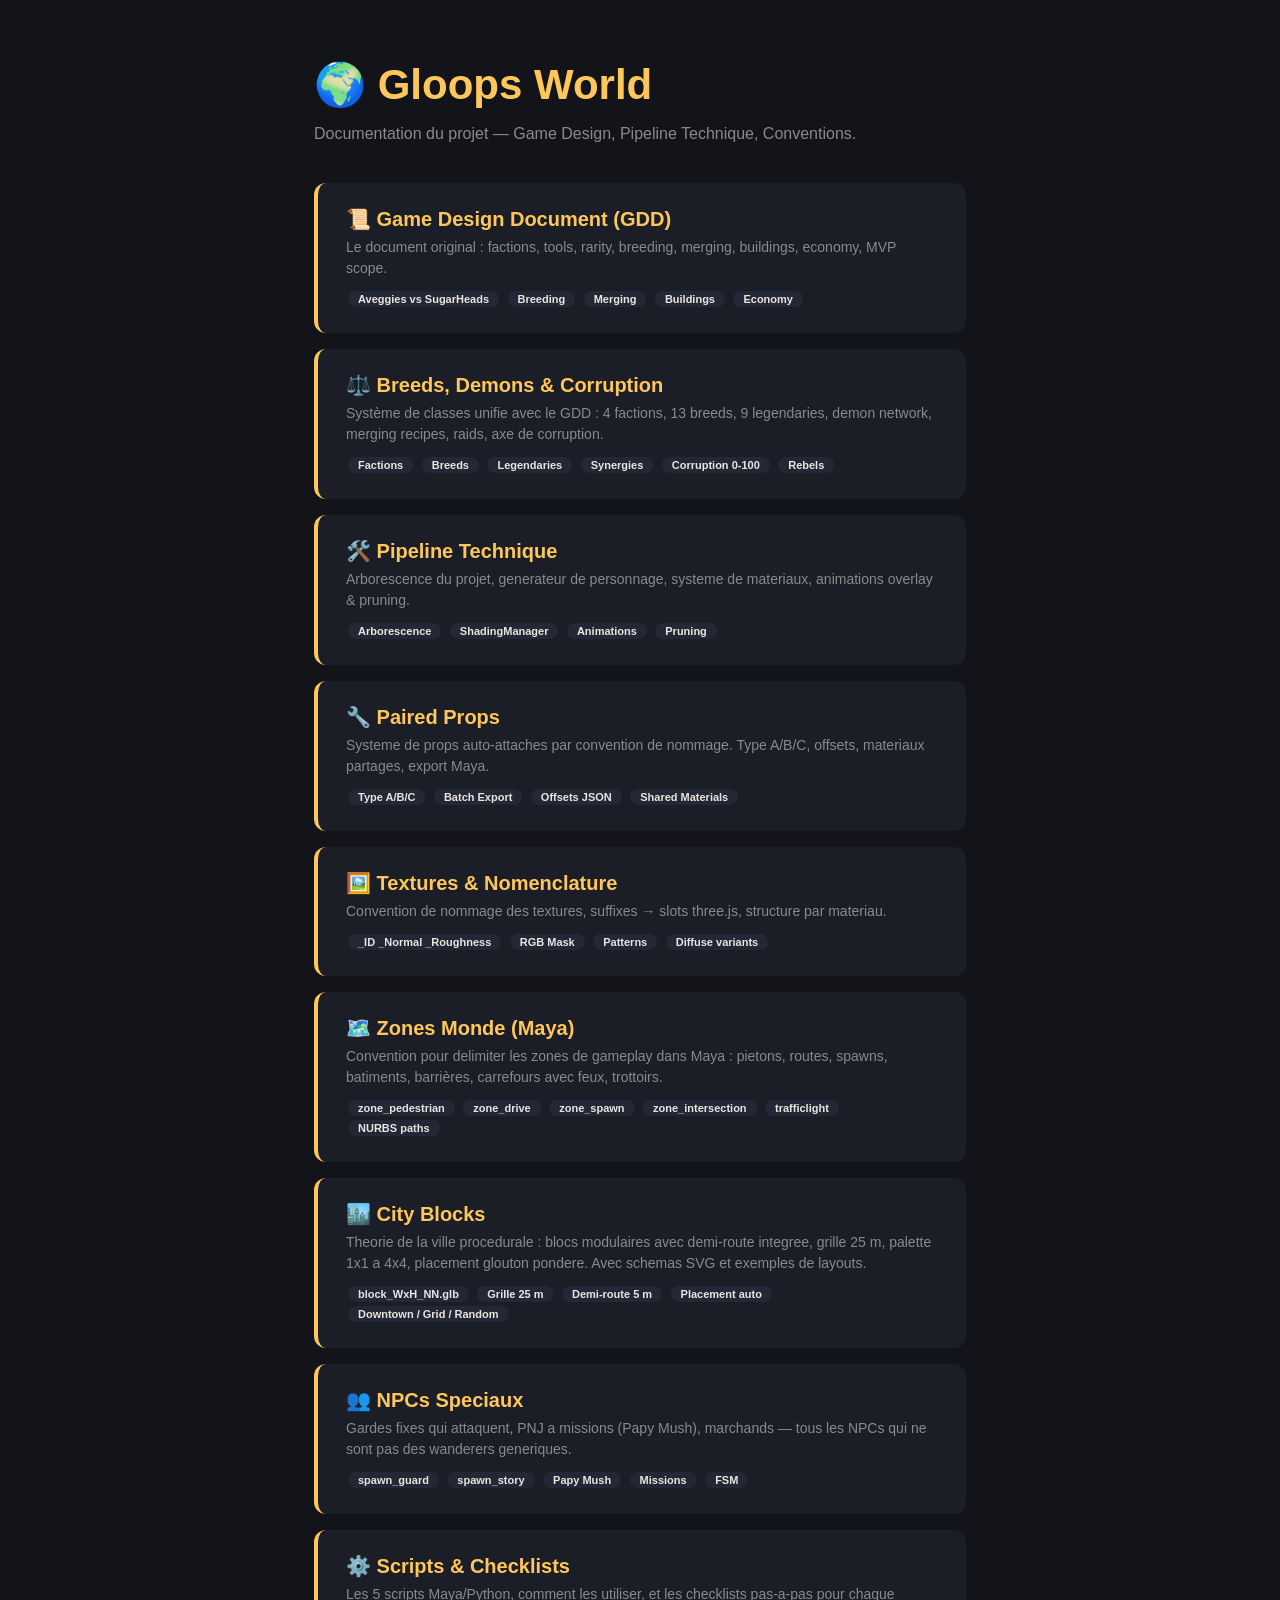
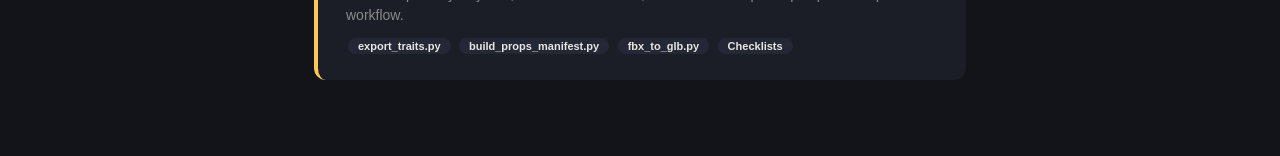
<file: scripts/gloops-index.html>
<!doctype html>
<html lang="fr">
<head>
<meta charset="utf-8" />
<title>Gloops World — Documentation</title>
<style>
  :root { --bg:#12141a; --panel:#1b1e27; --panel-2:#242836; --text:#e8e6df; --muted:#8a8a8a; --accent:#ffc75a; }
  * { box-sizing:border-box; }
  body { margin:0; padding:60px 24px; background:var(--bg); color:var(--text); font-family:-apple-system,BlinkMacSystemFont,'Segoe UI',sans-serif; max-width:700px; margin-inline:auto; }
  h1 { font-size:42px; margin:0 0 8px; color:var(--accent); }
  .lede { color:var(--muted); font-size:16px; margin-bottom:40px; }
  .card { background:var(--panel); border-radius:12px; padding:24px 28px; margin:16px 0; border-left:4px solid var(--accent); text-decoration:none; display:block; transition:background .15s; }
  .card:hover { background:var(--panel-2); }
  .card h2 { margin:0 0 6px; font-size:20px; color:var(--accent); }
  .card p { margin:0; color:var(--muted); font-size:14px; line-height:1.5; }
  .card .tags { margin-top:10px; }
  .tag { display:inline-block; padding:2px 10px; border-radius:20px; font-size:11px; font-weight:600; background:var(--panel-2); color:var(--text); margin:2px; }
</style>
</head>
<body>

<h1>🌍 Gloops World</h1>
<p class="lede">Documentation du projet — Game Design, Pipeline Technique, Conventions.</p>

<a class="card" href="gdd.html">
  <h2>📜 Game Design Document (GDD)</h2>
  <p>Le document original : factions, tools, rarity, breeding, merging, buildings, economy, MVP scope.</p>
  <div class="tags">
    <span class="tag">Aveggies vs SugarHeads</span>
    <span class="tag">Breeding</span>
    <span class="tag">Merging</span>
    <span class="tag">Buildings</span>
    <span class="tag">Economy</span>
  </div>
</a>

<a class="card" href="gloops-system.html">
  <h2>⚖️ Breeds, Demons & Corruption</h2>
  <p>Système de classes unifie avec le GDD : 4 factions, 13 breeds, 9 legendaries, demon network, merging recipes, raids, axe de corruption.</p>
  <div class="tags">
    <span class="tag">Factions</span>
    <span class="tag">Breeds</span>
    <span class="tag">Legendaries</span>
    <span class="tag">Synergies</span>
    <span class="tag">Corruption 0-100</span>
    <span class="tag">Rebels</span>
  </div>
</a>

<a class="card" href="gloops-pipeline.html">
  <h2>🛠️ Pipeline Technique</h2>
  <p>Arborescence du projet, generateur de personnage, systeme de materiaux, animations overlay & pruning.</p>
  <div class="tags">
    <span class="tag">Arborescence</span>
    <span class="tag">ShadingManager</span>
    <span class="tag">Animations</span>
    <span class="tag">Pruning</span>
  </div>
</a>

<a class="card" href="gloops-props.html">
  <h2>🔧 Paired Props</h2>
  <p>Systeme de props auto-attaches par convention de nommage. Type A/B/C, offsets, materiaux partages, export Maya.</p>
  <div class="tags">
    <span class="tag">Type A/B/C</span>
    <span class="tag">Batch Export</span>
    <span class="tag">Offsets JSON</span>
    <span class="tag">Shared Materials</span>
  </div>
</a>

<a class="card" href="gloops-textures.html">
  <h2>🖼️ Textures & Nomenclature</h2>
  <p>Convention de nommage des textures, suffixes → slots three.js, structure par materiau.</p>
  <div class="tags">
    <span class="tag">_ID _Normal _Roughness</span>
    <span class="tag">RGB Mask</span>
    <span class="tag">Patterns</span>
    <span class="tag">Diffuse variants</span>
  </div>
</a>

<a class="card" href="gloops-zones.html">
  <h2>🗺️ Zones Monde (Maya)</h2>
  <p>Convention pour delimiter les zones de gameplay dans Maya : pietons, routes, spawns, batiments, barrières, carrefours avec feux, trottoirs.</p>
  <div class="tags">
    <span class="tag">zone_pedestrian</span>
    <span class="tag">zone_drive</span>
    <span class="tag">zone_spawn</span>
    <span class="tag">zone_intersection</span>
    <span class="tag">trafficlight</span>
    <span class="tag">NURBS paths</span>
  </div>
</a>

<a class="card" href="gloops-city.html">
  <h2>🏙️ City Blocks</h2>
  <p>Theorie de la ville procedurale : blocs modulaires avec demi-route integree, grille 25 m, palette 1x1 a 4x4, placement glouton pondere. Avec schemas SVG et exemples de layouts.</p>
  <div class="tags">
    <span class="tag">block_WxH_NN.glb</span>
    <span class="tag">Grille 25 m</span>
    <span class="tag">Demi-route 5 m</span>
    <span class="tag">Placement auto</span>
    <span class="tag">Downtown / Grid / Random</span>
  </div>
</a>

<a class="card" href="gloops-npcs.html">
  <h2>👥 NPCs Speciaux</h2>
  <p>Gardes fixes qui attaquent, PNJ a missions (Papy Mush), marchands — tous les NPCs qui ne sont pas des wanderers generiques.</p>
  <div class="tags">
    <span class="tag">spawn_guard</span>
    <span class="tag">spawn_story</span>
    <span class="tag">Papy Mush</span>
    <span class="tag">Missions</span>
    <span class="tag">FSM</span>
  </div>
</a>

<a class="card" href="gloops-scripts.html">
  <h2>⚙️ Scripts & Checklists</h2>
  <p>Les 5 scripts Maya/Python, comment les utiliser, et les checklists pas-a-pas pour chaque workflow.</p>
  <div class="tags">
    <span class="tag">export_traits.py</span>
    <span class="tag">build_props_manifest.py</span>
    <span class="tag">fbx_to_glb.py</span>
    <span class="tag">Checklists</span>
  </div>
</a>

</body>
</html>
</file>
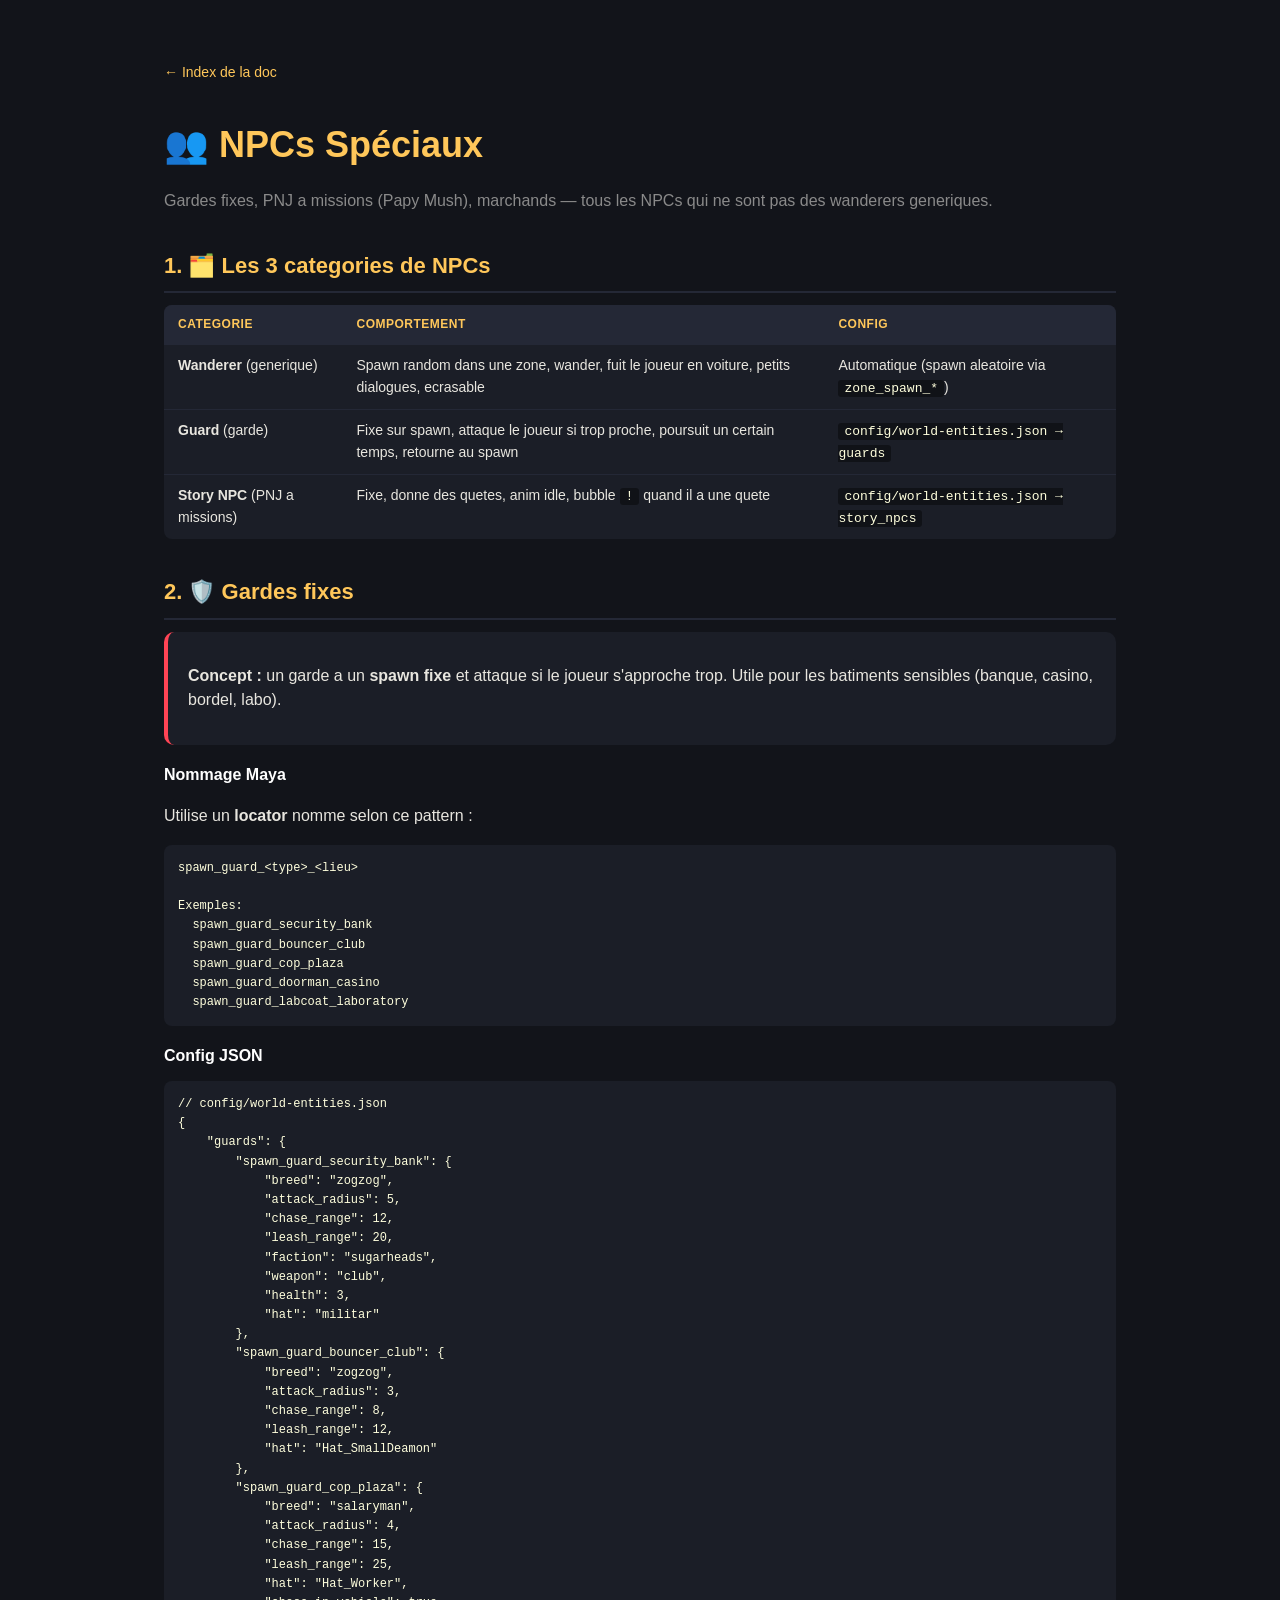
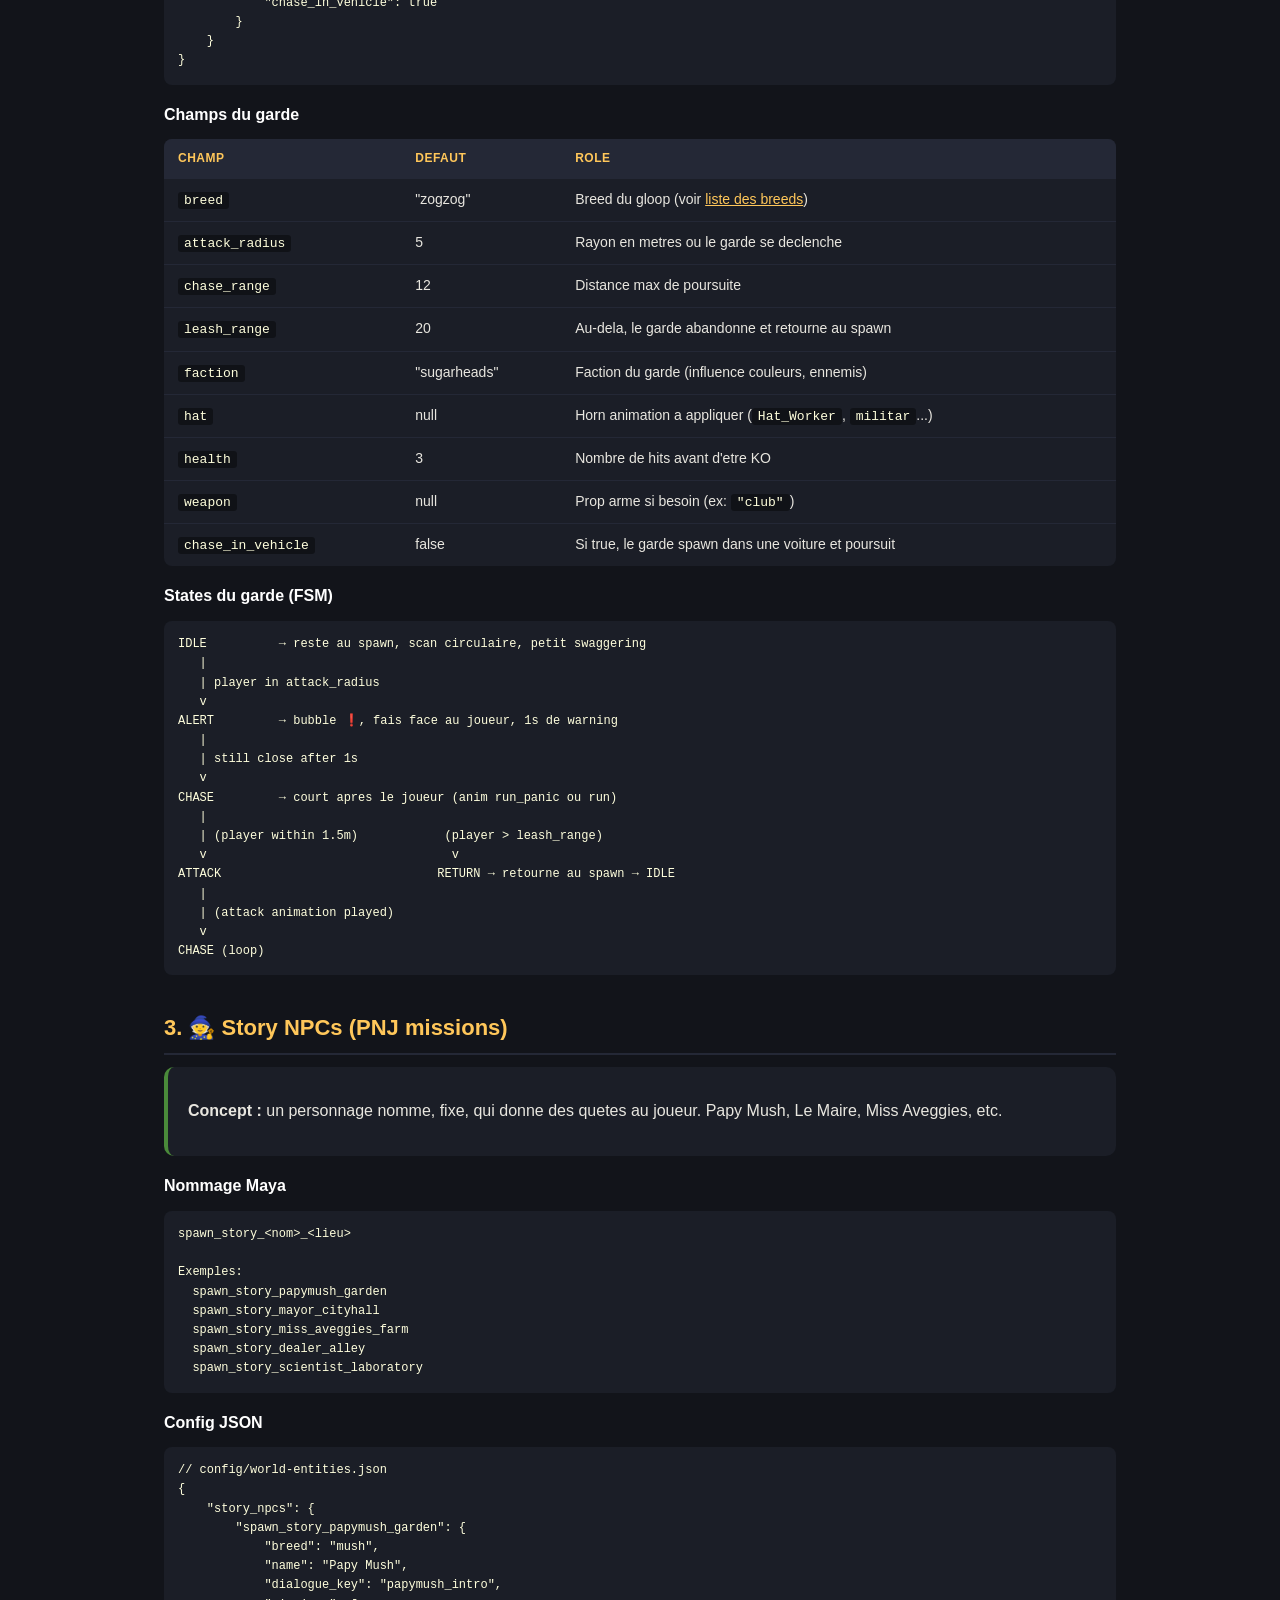
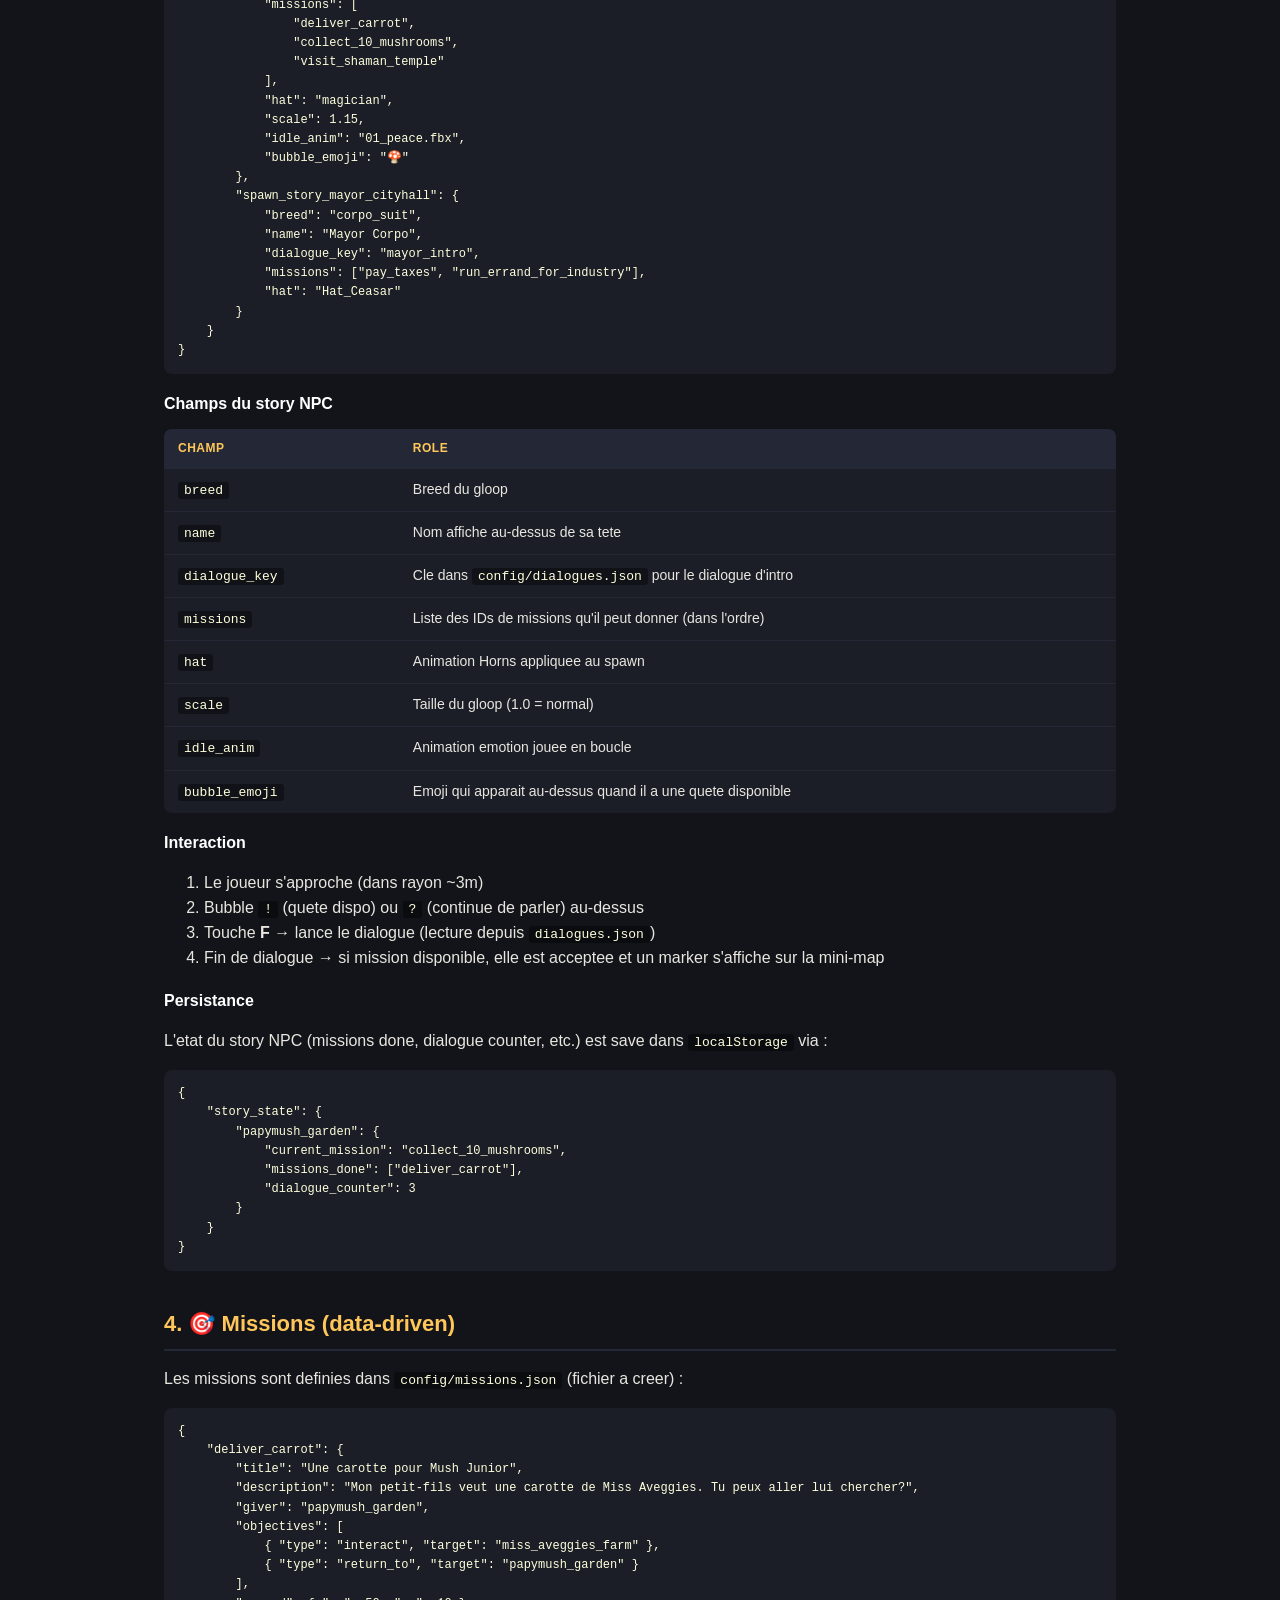
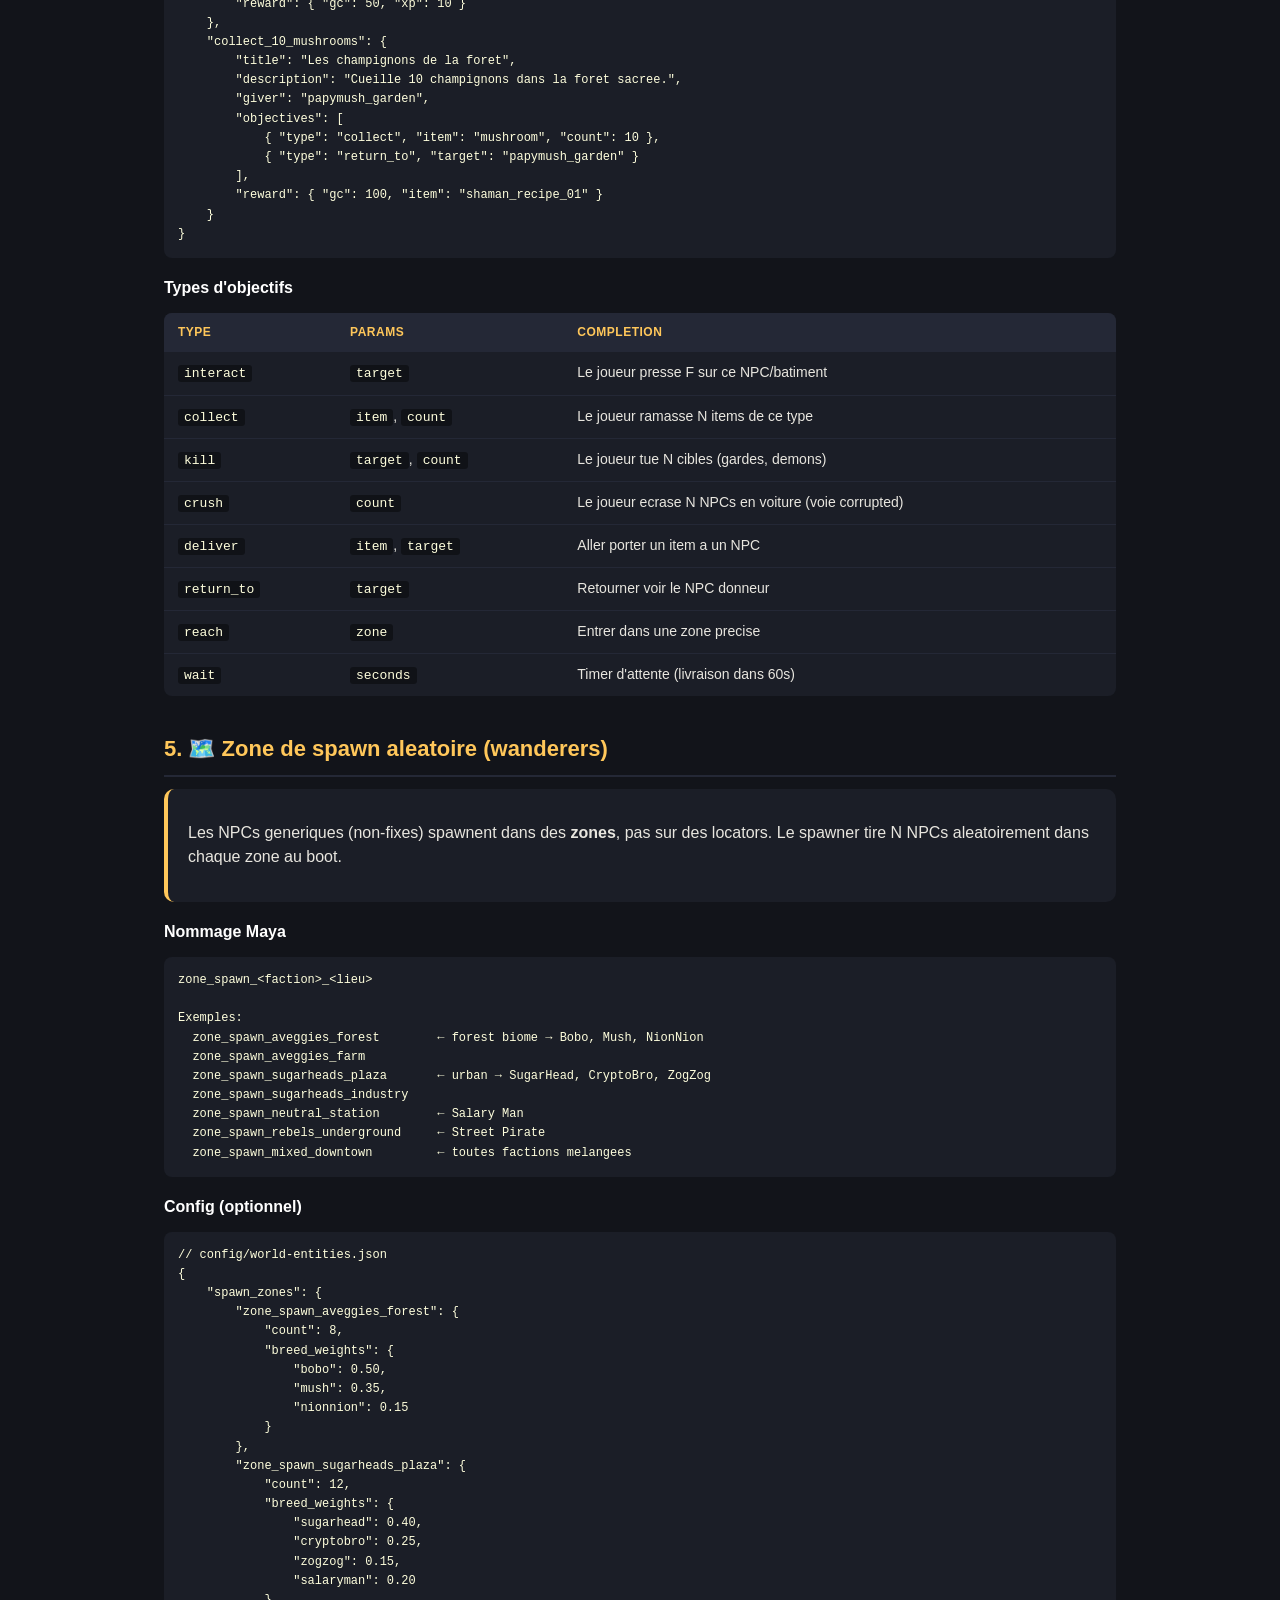
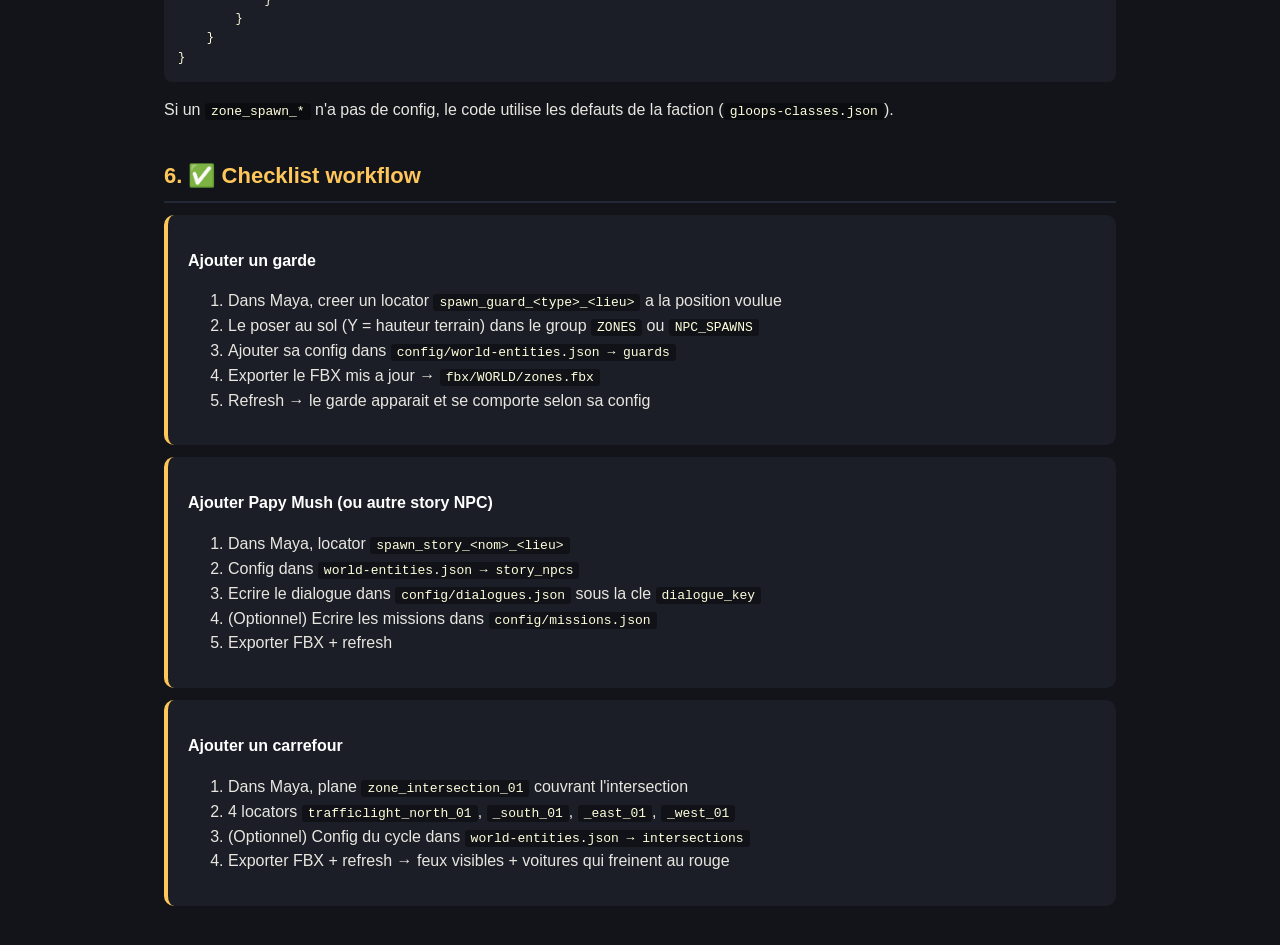
<file: scripts/gloops-npcs.html>
<!doctype html>
<html lang="fr">
<head>
<meta charset="utf-8" />
<title>Gloops — NPCs Spéciaux</title>
<style>
  :root { --bg:#12141a; --panel:#1b1e27; --panel-2:#242836; --text:#e8e6df; --muted:#8a8a8a; --accent:#ffc75a; --danger:#ff4455; --friendly:#4a8a3a; }
  * { box-sizing:border-box; }
  body { margin:0; padding:40px 24px; background:var(--bg); color:var(--text); font-family:-apple-system,BlinkMacSystemFont,'Segoe UI',sans-serif; line-height:1.55; max-width:1000px; margin-inline:auto; }
  h1 { font-size:36px; margin:0 0 8px; color:var(--accent); }
  h2 { font-size:22px; margin:36px 0 12px; padding-bottom:8px; border-bottom:2px solid var(--panel-2); color:var(--accent); }
  h3 { font-size:16px; margin:18px 0 6px; color:#fff; }
  .lede { color:var(--muted); margin-bottom:24px; }
  .panel { background:var(--panel); border-radius:10px; padding:16px 20px; margin:12px 0; border-left:4px solid var(--accent); }
  .panel.danger { border-left-color:var(--danger); }
  .panel.friendly { border-left-color:var(--friendly); }
  pre { background:var(--panel); padding:14px; border-radius:8px; font-size:12px; line-height:1.6; overflow-x:auto; color:#ffd; }
  code { font-family:'SF Mono',Menlo,monospace; font-size:13px; background:#0006; padding:1px 6px; border-radius:3px; color:#ffd; }
  table { width:100%; border-collapse:collapse; background:var(--panel); border-radius:8px; overflow:hidden; margin:12px 0; font-size:14px; }
  th,td { padding:10px 14px; text-align:left; border-bottom:1px solid var(--panel-2); vertical-align:top; }
  th { background:var(--panel-2); color:var(--accent); font-size:12px; text-transform:uppercase; letter-spacing:.5px; }
  tr:last-child td { border-bottom:none; }
  .nav { margin:20px 0 32px; }
  .nav a { color:var(--accent); text-decoration:none; font-size:14px; }
</style>
</head>
<body>

<div class="nav"><a href="gloops-index.html">← Index de la doc</a></div>

<h1>👥 NPCs Spéciaux</h1>
<p class="lede">Gardes fixes, PNJ a missions (Papy Mush), marchands — tous les NPCs qui ne sont pas des wanderers generiques.</p>

<!-- =============================================================== -->
<h2>1. 🗂️ Les 3 categories de NPCs</h2>

<table>
  <tr><th>Categorie</th><th>Comportement</th><th>Config</th></tr>
  <tr>
    <td><b>Wanderer</b> (generique)</td>
    <td>Spawn random dans une zone, wander, fuit le joueur en voiture, petits dialogues, ecrasable</td>
    <td>Automatique (spawn aleatoire via <code>zone_spawn_*</code>)</td>
  </tr>
  <tr>
    <td><b>Guard</b> (garde)</td>
    <td>Fixe sur spawn, attaque le joueur si trop proche, poursuit un certain temps, retourne au spawn</td>
    <td><code>config/world-entities.json → guards</code></td>
  </tr>
  <tr>
    <td><b>Story NPC</b> (PNJ a missions)</td>
    <td>Fixe, donne des quetes, anim idle, bubble <code>!</code> quand il a une quete</td>
    <td><code>config/world-entities.json → story_npcs</code></td>
  </tr>
</table>

<!-- =============================================================== -->
<h2>2. 🛡️ Gardes fixes</h2>

<div class="panel danger">
  <p><b>Concept :</b> un garde a un <b>spawn fixe</b> et attaque si le joueur s'approche trop. Utile pour les batiments sensibles (banque, casino, bordel, labo).</p>
</div>

<h3>Nommage Maya</h3>
<p>Utilise un <b>locator</b> nomme selon ce pattern :</p>
<pre>
spawn_guard_&lt;type&gt;_&lt;lieu&gt;

Exemples:
  spawn_guard_security_bank
  spawn_guard_bouncer_club
  spawn_guard_cop_plaza
  spawn_guard_doorman_casino
  spawn_guard_labcoat_laboratory
</pre>

<h3>Config JSON</h3>
<pre>
// config/world-entities.json
{
    "guards": {
        "spawn_guard_security_bank": {
            "breed": "zogzog",
            "attack_radius": 5,
            "chase_range": 12,
            "leash_range": 20,
            "faction": "sugarheads",
            "weapon": "club",
            "health": 3,
            "hat": "militar"
        },
        "spawn_guard_bouncer_club": {
            "breed": "zogzog",
            "attack_radius": 3,
            "chase_range": 8,
            "leash_range": 12,
            "hat": "Hat_SmallDeamon"
        },
        "spawn_guard_cop_plaza": {
            "breed": "salaryman",
            "attack_radius": 4,
            "chase_range": 15,
            "leash_range": 25,
            "hat": "Hat_Worker",
            "chase_in_vehicle": true
        }
    }
}
</pre>

<h3>Champs du garde</h3>
<table>
  <tr><th>Champ</th><th>Defaut</th><th>Role</th></tr>
  <tr><td><code>breed</code></td><td>"zogzog"</td><td>Breed du gloop (voir <a href="gloops-system.html" style="color:var(--accent)">liste des breeds</a>)</td></tr>
  <tr><td><code>attack_radius</code></td><td>5</td><td>Rayon en metres ou le garde se declenche</td></tr>
  <tr><td><code>chase_range</code></td><td>12</td><td>Distance max de poursuite</td></tr>
  <tr><td><code>leash_range</code></td><td>20</td><td>Au-dela, le garde abandonne et retourne au spawn</td></tr>
  <tr><td><code>faction</code></td><td>"sugarheads"</td><td>Faction du garde (influence couleurs, ennemis)</td></tr>
  <tr><td><code>hat</code></td><td>null</td><td>Horn animation a appliquer (<code>Hat_Worker</code>, <code>militar</code>...)</td></tr>
  <tr><td><code>health</code></td><td>3</td><td>Nombre de hits avant d'etre KO</td></tr>
  <tr><td><code>weapon</code></td><td>null</td><td>Prop arme si besoin (ex: <code>"club"</code>)</td></tr>
  <tr><td><code>chase_in_vehicle</code></td><td>false</td><td>Si true, le garde spawn dans une voiture et poursuit</td></tr>
</table>

<h3>States du garde (FSM)</h3>
<pre>
IDLE          → reste au spawn, scan circulaire, petit swaggering
   |
   | player in attack_radius
   v
ALERT         → bubble ❗, fais face au joueur, 1s de warning
   |
   | still close after 1s
   v
CHASE         → court apres le joueur (anim run_panic ou run)
   |
   | (player within 1.5m)            (player > leash_range)
   v                                  v
ATTACK                              RETURN → retourne au spawn → IDLE
   |
   | (attack animation played)
   v
CHASE (loop)
</pre>

<!-- =============================================================== -->
<h2>3. 🧙 Story NPCs (PNJ missions)</h2>

<div class="panel friendly">
  <p><b>Concept :</b> un personnage nomme, fixe, qui donne des quetes au joueur. Papy Mush, Le Maire, Miss Aveggies, etc.</p>
</div>

<h3>Nommage Maya</h3>
<pre>
spawn_story_&lt;nom&gt;_&lt;lieu&gt;

Exemples:
  spawn_story_papymush_garden
  spawn_story_mayor_cityhall
  spawn_story_miss_aveggies_farm
  spawn_story_dealer_alley
  spawn_story_scientist_laboratory
</pre>

<h3>Config JSON</h3>
<pre>
// config/world-entities.json
{
    "story_npcs": {
        "spawn_story_papymush_garden": {
            "breed": "mush",
            "name": "Papy Mush",
            "dialogue_key": "papymush_intro",
            "missions": [
                "deliver_carrot",
                "collect_10_mushrooms",
                "visit_shaman_temple"
            ],
            "hat": "magician",
            "scale": 1.15,
            "idle_anim": "01_peace.fbx",
            "bubble_emoji": "🍄"
        },
        "spawn_story_mayor_cityhall": {
            "breed": "corpo_suit",
            "name": "Mayor Corpo",
            "dialogue_key": "mayor_intro",
            "missions": ["pay_taxes", "run_errand_for_industry"],
            "hat": "Hat_Ceasar"
        }
    }
}
</pre>

<h3>Champs du story NPC</h3>
<table>
  <tr><th>Champ</th><th>Role</th></tr>
  <tr><td><code>breed</code></td><td>Breed du gloop</td></tr>
  <tr><td><code>name</code></td><td>Nom affiche au-dessus de sa tete</td></tr>
  <tr><td><code>dialogue_key</code></td><td>Cle dans <code>config/dialogues.json</code> pour le dialogue d'intro</td></tr>
  <tr><td><code>missions</code></td><td>Liste des IDs de missions qu'il peut donner (dans l'ordre)</td></tr>
  <tr><td><code>hat</code></td><td>Animation Horns appliquee au spawn</td></tr>
  <tr><td><code>scale</code></td><td>Taille du gloop (1.0 = normal)</td></tr>
  <tr><td><code>idle_anim</code></td><td>Animation emotion jouee en boucle</td></tr>
  <tr><td><code>bubble_emoji</code></td><td>Emoji qui apparait au-dessus quand il a une quete disponible</td></tr>
</table>

<h3>Interaction</h3>
<ol>
  <li>Le joueur s'approche (dans rayon ~3m)</li>
  <li>Bubble <code>!</code> (quete dispo) ou <code>?</code> (continue de parler) au-dessus</li>
  <li>Touche <b>F</b> → lance le dialogue (lecture depuis <code>dialogues.json</code>)</li>
  <li>Fin de dialogue → si mission disponible, elle est acceptee et un marker s'affiche sur la mini-map</li>
</ol>

<h3>Persistance</h3>
<p>L'etat du story NPC (missions done, dialogue counter, etc.) est save dans <code>localStorage</code> via :</p>
<pre>
{
    "story_state": {
        "papymush_garden": {
            "current_mission": "collect_10_mushrooms",
            "missions_done": ["deliver_carrot"],
            "dialogue_counter": 3
        }
    }
}
</pre>

<!-- =============================================================== -->
<h2>4. 🎯 Missions (data-driven)</h2>

<p>Les missions sont definies dans <code>config/missions.json</code> (fichier a creer) :</p>

<pre>
{
    "deliver_carrot": {
        "title": "Une carotte pour Mush Junior",
        "description": "Mon petit-fils veut une carotte de Miss Aveggies. Tu peux aller lui chercher?",
        "giver": "papymush_garden",
        "objectives": [
            { "type": "interact", "target": "miss_aveggies_farm" },
            { "type": "return_to", "target": "papymush_garden" }
        ],
        "reward": { "gc": 50, "xp": 10 }
    },
    "collect_10_mushrooms": {
        "title": "Les champignons de la foret",
        "description": "Cueille 10 champignons dans la foret sacree.",
        "giver": "papymush_garden",
        "objectives": [
            { "type": "collect", "item": "mushroom", "count": 10 },
            { "type": "return_to", "target": "papymush_garden" }
        ],
        "reward": { "gc": 100, "item": "shaman_recipe_01" }
    }
}
</pre>

<h3>Types d'objectifs</h3>
<table>
  <tr><th>Type</th><th>Params</th><th>Completion</th></tr>
  <tr><td><code>interact</code></td><td><code>target</code></td><td>Le joueur presse F sur ce NPC/batiment</td></tr>
  <tr><td><code>collect</code></td><td><code>item</code>, <code>count</code></td><td>Le joueur ramasse N items de ce type</td></tr>
  <tr><td><code>kill</code></td><td><code>target</code>, <code>count</code></td><td>Le joueur tue N cibles (gardes, demons)</td></tr>
  <tr><td><code>crush</code></td><td><code>count</code></td><td>Le joueur ecrase N NPCs en voiture (voie corrupted)</td></tr>
  <tr><td><code>deliver</code></td><td><code>item</code>, <code>target</code></td><td>Aller porter un item a un NPC</td></tr>
  <tr><td><code>return_to</code></td><td><code>target</code></td><td>Retourner voir le NPC donneur</td></tr>
  <tr><td><code>reach</code></td><td><code>zone</code></td><td>Entrer dans une zone precise</td></tr>
  <tr><td><code>wait</code></td><td><code>seconds</code></td><td>Timer d'attente (livraison dans 60s)</td></tr>
</table>

<!-- =============================================================== -->
<h2>5. 🗺️ Zone de spawn aleatoire (wanderers)</h2>

<div class="panel">
  <p>Les NPCs generiques (non-fixes) spawnent dans des <b>zones</b>, pas sur des locators. Le spawner tire N NPCs aleatoirement dans chaque zone au boot.</p>
</div>

<h3>Nommage Maya</h3>
<pre>
zone_spawn_&lt;faction&gt;_&lt;lieu&gt;

Exemples:
  zone_spawn_aveggies_forest        ← forest biome → Bobo, Mush, NionNion
  zone_spawn_aveggies_farm
  zone_spawn_sugarheads_plaza       ← urban → SugarHead, CryptoBro, ZogZog
  zone_spawn_sugarheads_industry
  zone_spawn_neutral_station        ← Salary Man
  zone_spawn_rebels_underground     ← Street Pirate
  zone_spawn_mixed_downtown         ← toutes factions melangees
</pre>

<h3>Config (optionnel)</h3>
<pre>
// config/world-entities.json
{
    "spawn_zones": {
        "zone_spawn_aveggies_forest": {
            "count": 8,
            "breed_weights": {
                "bobo": 0.50,
                "mush": 0.35,
                "nionnion": 0.15
            }
        },
        "zone_spawn_sugarheads_plaza": {
            "count": 12,
            "breed_weights": {
                "sugarhead": 0.40,
                "cryptobro": 0.25,
                "zogzog": 0.15,
                "salaryman": 0.20
            }
        }
    }
}
</pre>

<p>Si un <code>zone_spawn_*</code> n'a pas de config, le code utilise les defauts de la faction (<code>gloops-classes.json</code>).</p>

<!-- =============================================================== -->
<h2>6. ✅ Checklist workflow</h2>

<div class="panel">
  <h3>Ajouter un garde</h3>
  <ol>
    <li>Dans Maya, creer un locator <code>spawn_guard_&lt;type&gt;_&lt;lieu&gt;</code> a la position voulue</li>
    <li>Le poser au sol (Y = hauteur terrain) dans le group <code>ZONES</code> ou <code>NPC_SPAWNS</code></li>
    <li>Ajouter sa config dans <code>config/world-entities.json → guards</code></li>
    <li>Exporter le FBX mis a jour → <code>fbx/WORLD/zones.fbx</code></li>
    <li>Refresh → le garde apparait et se comporte selon sa config</li>
  </ol>
</div>

<div class="panel">
  <h3>Ajouter Papy Mush (ou autre story NPC)</h3>
  <ol>
    <li>Dans Maya, locator <code>spawn_story_&lt;nom&gt;_&lt;lieu&gt;</code></li>
    <li>Config dans <code>world-entities.json → story_npcs</code></li>
    <li>Ecrire le dialogue dans <code>config/dialogues.json</code> sous la cle <code>dialogue_key</code></li>
    <li>(Optionnel) Ecrire les missions dans <code>config/missions.json</code></li>
    <li>Exporter FBX + refresh</li>
  </ol>
</div>

<div class="panel">
  <h3>Ajouter un carrefour</h3>
  <ol>
    <li>Dans Maya, plane <code>zone_intersection_01</code> couvrant l'intersection</li>
    <li>4 locators <code>trafficlight_north_01</code>, <code>_south_01</code>, <code>_east_01</code>, <code>_west_01</code></li>
    <li>(Optionnel) Config du cycle dans <code>world-entities.json → intersections</code></li>
    <li>Exporter FBX + refresh → feux visibles + voitures qui freinent au rouge</li>
  </ol>
</div>

</body>
</html>
</file>
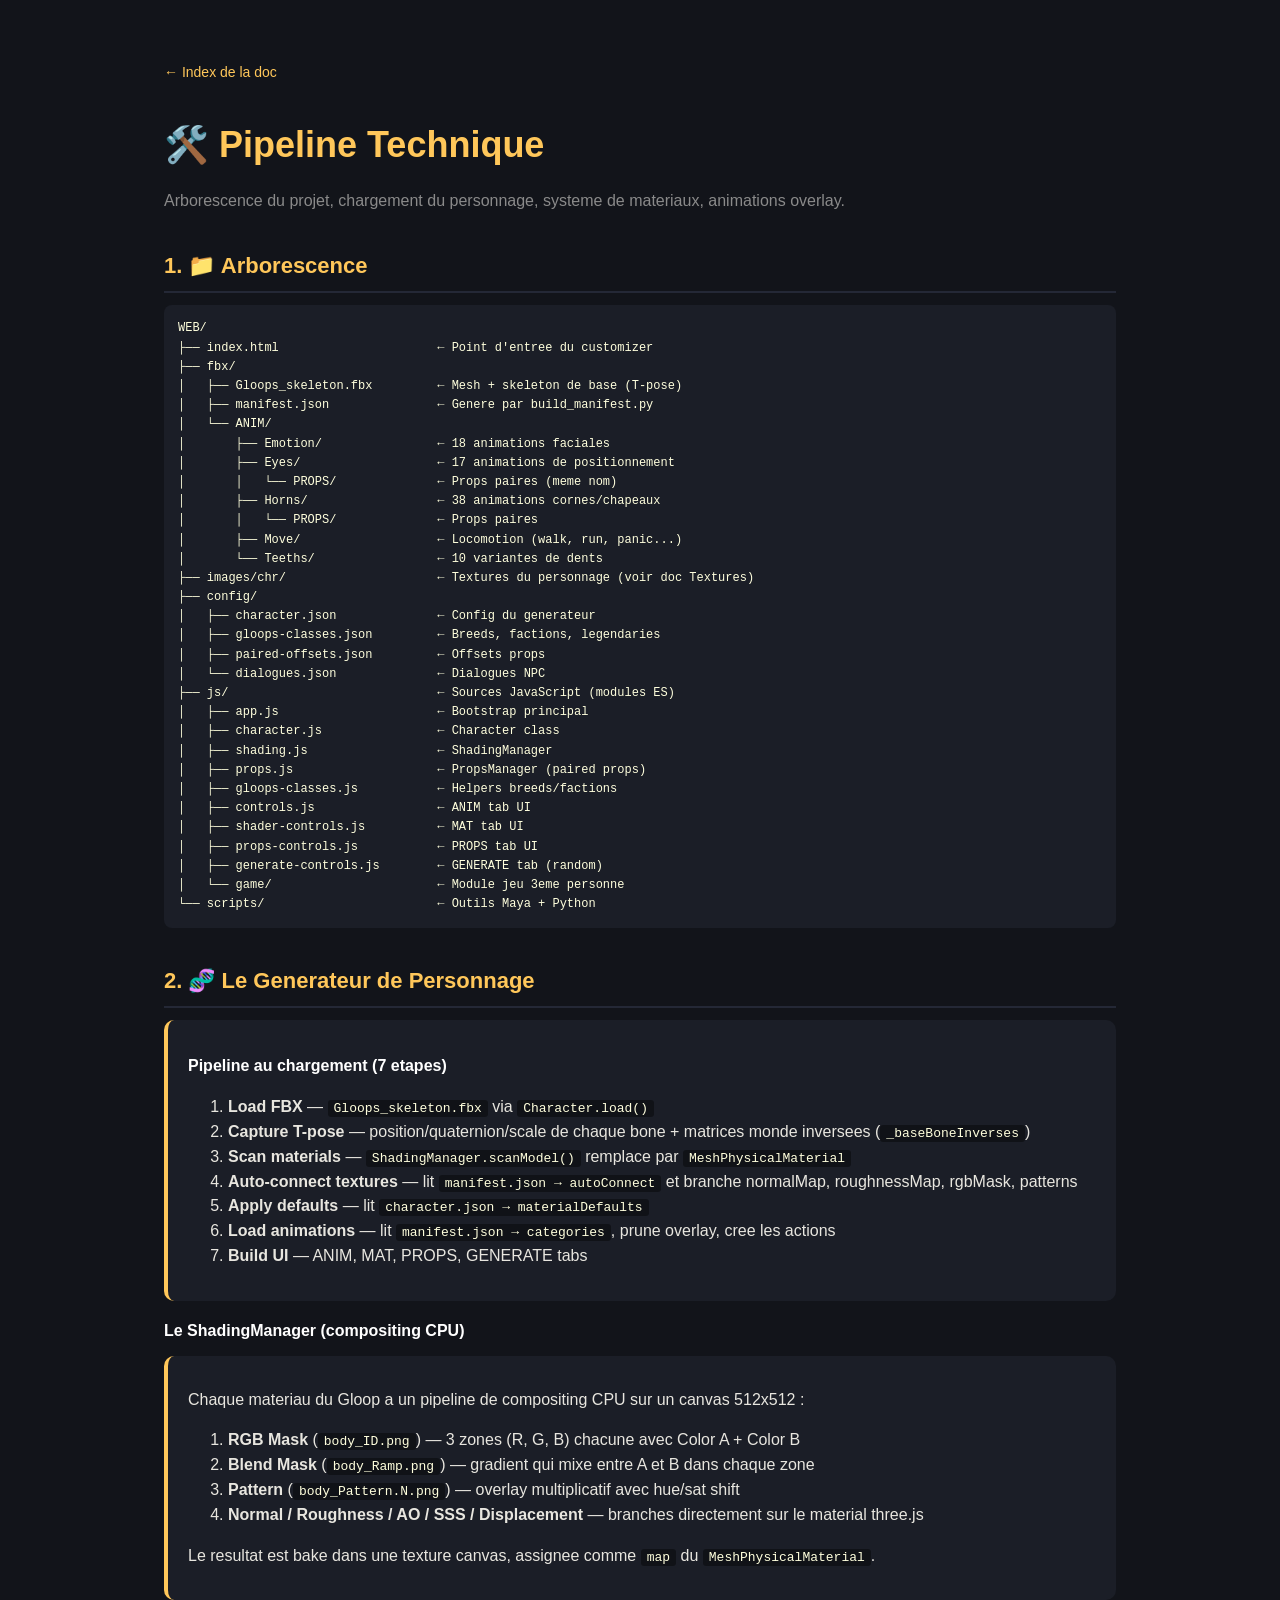
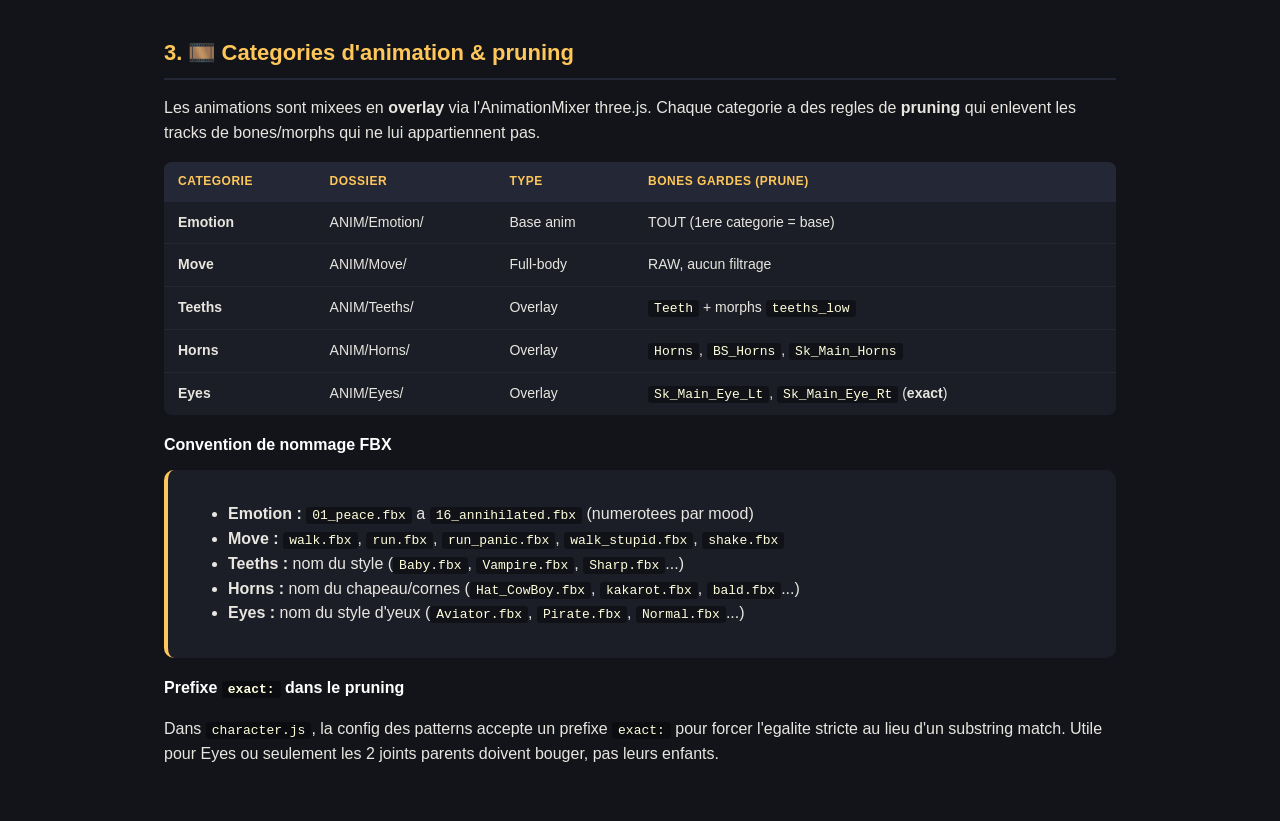
<file: scripts/gloops-pipeline.html>
<!doctype html>
<html lang="fr">
<head>
<meta charset="utf-8" />
<title>Gloops — Pipeline Technique</title>
<style>
  :root { --bg:#12141a; --panel:#1b1e27; --panel-2:#242836; --text:#e8e6df; --muted:#8a8a8a; --accent:#ffc75a; }
  * { box-sizing:border-box; }
  body { margin:0; padding:40px 24px; background:var(--bg); color:var(--text); font-family:-apple-system,BlinkMacSystemFont,'Segoe UI',sans-serif; line-height:1.55; max-width:1000px; margin-inline:auto; }
  h1 { font-size:36px; margin:0 0 8px; color:var(--accent); }
  h2 { font-size:22px; margin:36px 0 12px; padding-bottom:8px; border-bottom:2px solid var(--panel-2); color:var(--accent); }
  h3 { font-size:16px; margin:18px 0 6px; color:#fff; }
  .lede { color:var(--muted); margin-bottom:24px; }
  .panel { background:var(--panel); border-radius:10px; padding:16px 20px; margin:12px 0; border-left:4px solid var(--accent); }
  pre { background:var(--panel); padding:14px; border-radius:8px; font-size:12px; line-height:1.6; overflow-x:auto; color:#ffd; }
  code { font-family:'SF Mono',Menlo,monospace; font-size:13px; background:#0006; padding:1px 6px; border-radius:3px; color:#ffd; }
  table { width:100%; border-collapse:collapse; background:var(--panel); border-radius:8px; overflow:hidden; margin:12px 0; font-size:14px; }
  th,td { padding:10px 14px; text-align:left; border-bottom:1px solid var(--panel-2); vertical-align:top; }
  th { background:var(--panel-2); color:var(--accent); font-size:12px; text-transform:uppercase; letter-spacing:.5px; }
  tr:last-child td { border-bottom:none; }
  .nav { margin:20px 0 32px; }
  .nav a { color:var(--accent); text-decoration:none; font-size:14px; }
</style>
</head>
<body>

<div class="nav"><a href="gloops-index.html">← Index de la doc</a></div>

<h1>🛠️ Pipeline Technique</h1>
<p class="lede">Arborescence du projet, chargement du personnage, systeme de materiaux, animations overlay.</p>

<!-- =============================================================== -->
<h2>1. 📁 Arborescence</h2>

<pre>
WEB/
├── index.html                      ← Point d'entree du customizer
├── fbx/
│   ├── Gloops_skeleton.fbx         ← Mesh + skeleton de base (T-pose)
│   ├── manifest.json               ← Genere par build_manifest.py
│   └── ANIM/
│       ├── Emotion/                ← 18 animations faciales
│       ├── Eyes/                   ← 17 animations de positionnement
│       │   └── PROPS/              ← Props paires (meme nom)
│       ├── Horns/                  ← 38 animations cornes/chapeaux
│       │   └── PROPS/              ← Props paires
│       ├── Move/                   ← Locomotion (walk, run, panic...)
│       └── Teeths/                 ← 10 variantes de dents
├── images/chr/                     ← Textures du personnage (voir doc Textures)
├── config/
│   ├── character.json              ← Config du generateur
│   ├── gloops-classes.json         ← Breeds, factions, legendaries
│   ├── paired-offsets.json         ← Offsets props
│   └── dialogues.json              ← Dialogues NPC
├── js/                             ← Sources JavaScript (modules ES)
│   ├── app.js                      ← Bootstrap principal
│   ├── character.js                ← Character class
│   ├── shading.js                  ← ShadingManager
│   ├── props.js                    ← PropsManager (paired props)
│   ├── gloops-classes.js           ← Helpers breeds/factions
│   ├── controls.js                 ← ANIM tab UI
│   ├── shader-controls.js          ← MAT tab UI
│   ├── props-controls.js           ← PROPS tab UI
│   ├── generate-controls.js        ← GENERATE tab (random)
│   └── game/                       ← Module jeu 3eme personne
└── scripts/                        ← Outils Maya + Python
</pre>

<!-- =============================================================== -->
<h2>2. 🧬 Le Generateur de Personnage</h2>

<div class="panel">
  <h3>Pipeline au chargement (7 etapes)</h3>
  <ol>
    <li><b>Load FBX</b> — <code>Gloops_skeleton.fbx</code> via <code>Character.load()</code></li>
    <li><b>Capture T-pose</b> — position/quaternion/scale de chaque bone + matrices monde inversees (<code>_baseBoneInverses</code>)</li>
    <li><b>Scan materials</b> — <code>ShadingManager.scanModel()</code> remplace par <code>MeshPhysicalMaterial</code></li>
    <li><b>Auto-connect textures</b> — lit <code>manifest.json → autoConnect</code> et branche normalMap, roughnessMap, rgbMask, patterns</li>
    <li><b>Apply defaults</b> — lit <code>character.json → materialDefaults</code></li>
    <li><b>Load animations</b> — lit <code>manifest.json → categories</code>, prune overlay, cree les actions</li>
    <li><b>Build UI</b> — ANIM, MAT, PROPS, GENERATE tabs</li>
  </ol>
</div>

<h3>Le ShadingManager (compositing CPU)</h3>
<div class="panel">
  <p>Chaque materiau du Gloop a un pipeline de compositing CPU sur un canvas 512x512 :</p>
  <ol>
    <li><b>RGB Mask</b> (<code>body_ID.png</code>) — 3 zones (R, G, B) chacune avec Color A + Color B</li>
    <li><b>Blend Mask</b> (<code>body_Ramp.png</code>) — gradient qui mixe entre A et B dans chaque zone</li>
    <li><b>Pattern</b> (<code>body_Pattern.N.png</code>) — overlay multiplicatif avec hue/sat shift</li>
    <li><b>Normal / Roughness / AO / SSS / Displacement</b> — branches directement sur le material three.js</li>
  </ol>
  <p>Le resultat est bake dans une texture canvas, assignee comme <code>map</code> du <code>MeshPhysicalMaterial</code>.</p>
</div>

<!-- =============================================================== -->
<h2>3. 🎞️ Categories d'animation & pruning</h2>

<p>Les animations sont mixees en <b>overlay</b> via l'AnimationMixer three.js. Chaque categorie a des regles de <b>pruning</b> qui enlevent les tracks de bones/morphs qui ne lui appartiennent pas.</p>

<table>
  <tr><th>Categorie</th><th>Dossier</th><th>Type</th><th>Bones gardes (prune)</th></tr>
  <tr><td><b>Emotion</b></td><td>ANIM/Emotion/</td><td>Base anim</td><td>TOUT (1ere categorie = base)</td></tr>
  <tr><td><b>Move</b></td><td>ANIM/Move/</td><td>Full-body</td><td>RAW, aucun filtrage</td></tr>
  <tr><td><b>Teeths</b></td><td>ANIM/Teeths/</td><td>Overlay</td><td><code>Teeth</code> + morphs <code>teeths_low</code></td></tr>
  <tr><td><b>Horns</b></td><td>ANIM/Horns/</td><td>Overlay</td><td><code>Horns</code>, <code>BS_Horns</code>, <code>Sk_Main_Horns</code></td></tr>
  <tr><td><b>Eyes</b></td><td>ANIM/Eyes/</td><td>Overlay</td><td><code>Sk_Main_Eye_Lt</code>, <code>Sk_Main_Eye_Rt</code> (<b>exact</b>)</td></tr>
</table>

<h3>Convention de nommage FBX</h3>
<div class="panel">
  <ul>
    <li><b>Emotion :</b> <code>01_peace.fbx</code> a <code>16_annihilated.fbx</code> (numerotees par mood)</li>
    <li><b>Move :</b> <code>walk.fbx</code>, <code>run.fbx</code>, <code>run_panic.fbx</code>, <code>walk_stupid.fbx</code>, <code>shake.fbx</code></li>
    <li><b>Teeths :</b> nom du style (<code>Baby.fbx</code>, <code>Vampire.fbx</code>, <code>Sharp.fbx</code>...)</li>
    <li><b>Horns :</b> nom du chapeau/cornes (<code>Hat_CowBoy.fbx</code>, <code>kakarot.fbx</code>, <code>bald.fbx</code>...)</li>
    <li><b>Eyes :</b> nom du style d'yeux (<code>Aviator.fbx</code>, <code>Pirate.fbx</code>, <code>Normal.fbx</code>...)</li>
  </ul>
</div>

<h3>Prefixe <code>exact:</code> dans le pruning</h3>
<p>Dans <code>character.js</code>, la config des patterns accepte un prefixe <code>exact:</code> pour forcer l'egalite stricte au lieu d'un substring match. Utile pour Eyes ou seulement les 2 joints parents doivent bouger, pas leurs enfants.</p>

</body>
</html>
</file>
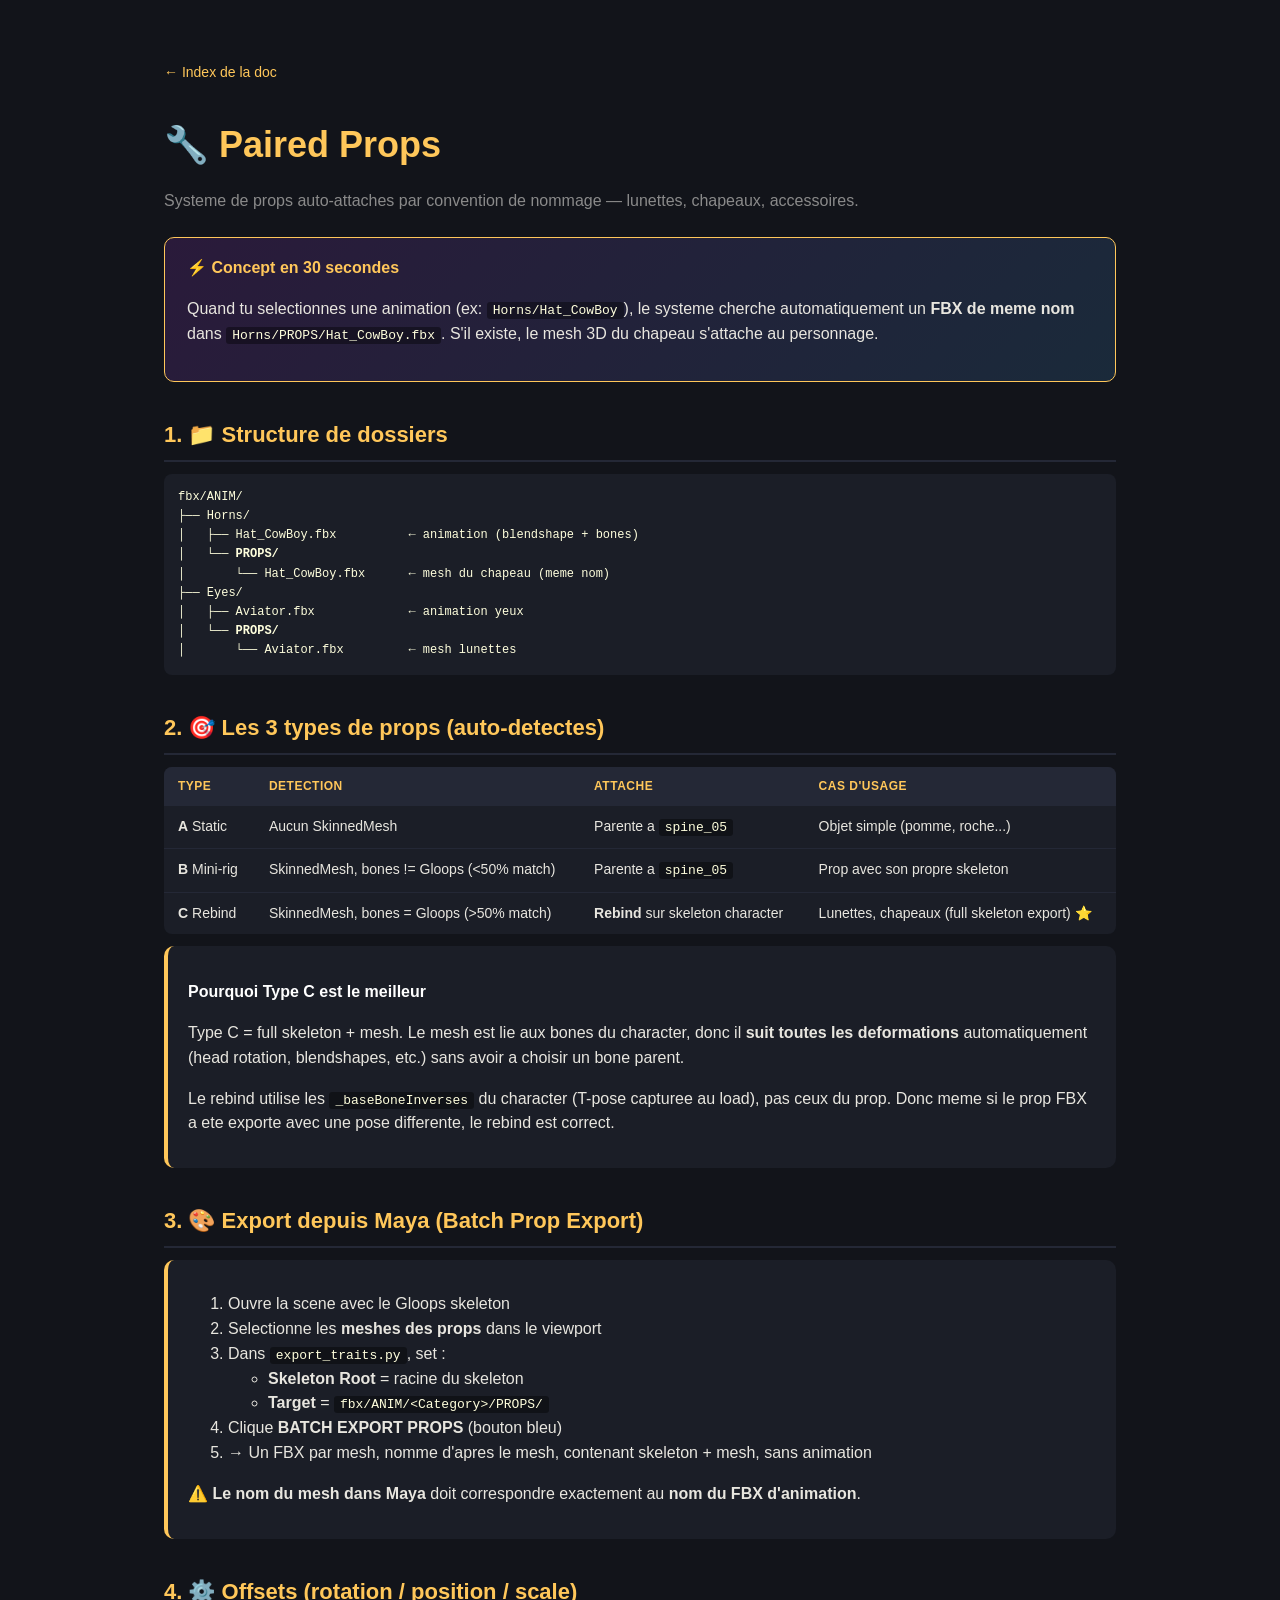
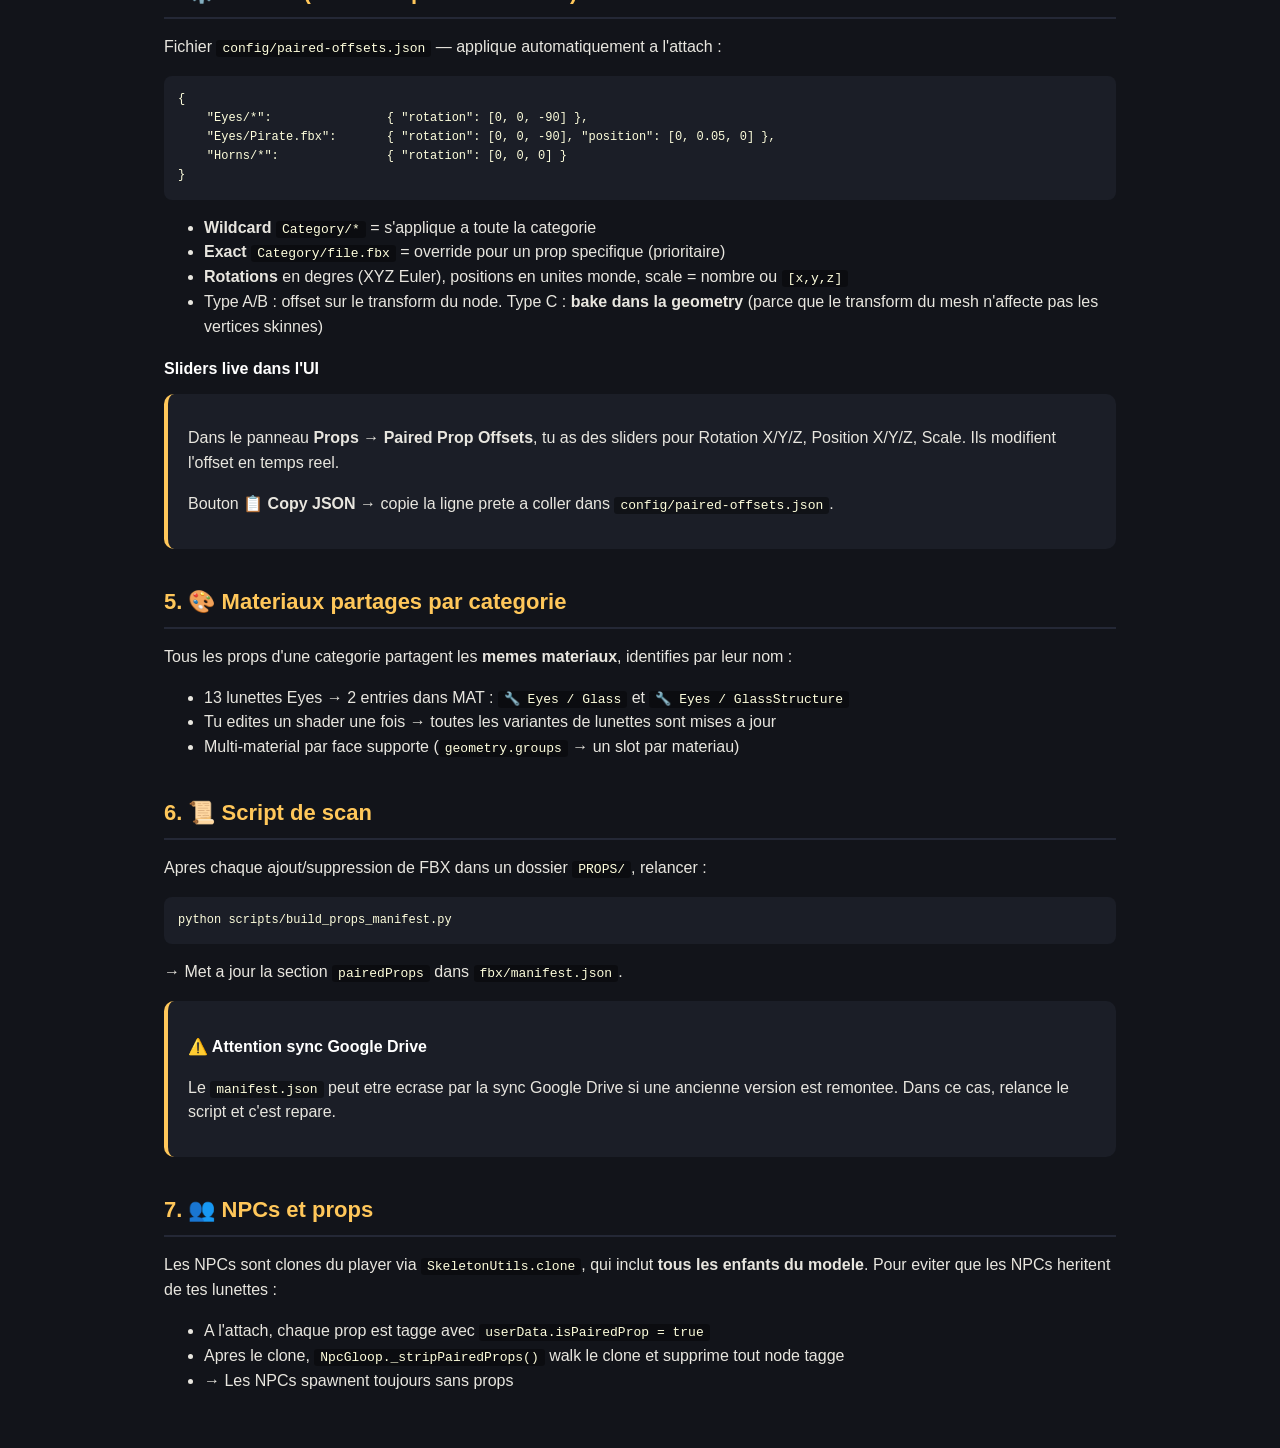
<file: scripts/gloops-props.html>
<!doctype html>
<html lang="fr">
<head>
<meta charset="utf-8" />
<title>Gloops — Paired Props</title>
<style>
  :root { --bg:#12141a; --panel:#1b1e27; --panel-2:#242836; --text:#e8e6df; --muted:#8a8a8a; --accent:#ffc75a; }
  * { box-sizing:border-box; }
  body { margin:0; padding:40px 24px; background:var(--bg); color:var(--text); font-family:-apple-system,BlinkMacSystemFont,'Segoe UI',sans-serif; line-height:1.55; max-width:1000px; margin-inline:auto; }
  h1 { font-size:36px; margin:0 0 8px; color:var(--accent); }
  h2 { font-size:22px; margin:36px 0 12px; padding-bottom:8px; border-bottom:2px solid var(--panel-2); color:var(--accent); }
  h3 { font-size:16px; margin:18px 0 6px; color:#fff; }
  .lede { color:var(--muted); margin-bottom:24px; }
  .panel { background:var(--panel); border-radius:10px; padding:16px 20px; margin:12px 0; border-left:4px solid var(--accent); }
  .tldr { background:linear-gradient(135deg,#2a1a3a,#1a2a3a); border:1px solid var(--accent); padding:18px 22px; border-radius:10px; margin:20px 0; }
  .tldr h3 { margin-top:0; color:var(--accent); }
  pre { background:var(--panel); padding:14px; border-radius:8px; font-size:12px; line-height:1.6; overflow-x:auto; color:#ffd; }
  code { font-family:'SF Mono',Menlo,monospace; font-size:13px; background:#0006; padding:1px 6px; border-radius:3px; color:#ffd; }
  table { width:100%; border-collapse:collapse; background:var(--panel); border-radius:8px; overflow:hidden; margin:12px 0; font-size:14px; }
  th,td { padding:10px 14px; text-align:left; border-bottom:1px solid var(--panel-2); vertical-align:top; }
  th { background:var(--panel-2); color:var(--accent); font-size:12px; text-transform:uppercase; letter-spacing:.5px; }
  tr:last-child td { border-bottom:none; }
  .nav { margin:20px 0 32px; }
  .nav a { color:var(--accent); text-decoration:none; font-size:14px; }
</style>
</head>
<body>

<div class="nav"><a href="gloops-index.html">← Index de la doc</a></div>

<h1>🔧 Paired Props</h1>
<p class="lede">Systeme de props auto-attaches par convention de nommage — lunettes, chapeaux, accessoires.</p>

<!-- =============================================================== -->
<div class="tldr">
  <h3>⚡ Concept en 30 secondes</h3>
  <p>Quand tu selectionnes une animation (ex: <code>Horns/Hat_CowBoy</code>), le systeme cherche automatiquement un <b>FBX de meme nom</b> dans <code>Horns/PROPS/Hat_CowBoy.fbx</code>. S'il existe, le mesh 3D du chapeau s'attache au personnage.</p>
</div>

<!-- =============================================================== -->
<h2>1. 📁 Structure de dossiers</h2>

<pre>
fbx/ANIM/
├── Horns/
│   ├── Hat_CowBoy.fbx          ← animation (blendshape + bones)
│   └── <b>PROPS/</b>
│       └── Hat_CowBoy.fbx      ← mesh du chapeau (meme nom)
├── Eyes/
│   ├── Aviator.fbx             ← animation yeux
│   └── <b>PROPS/</b>
│       └── Aviator.fbx         ← mesh lunettes
</pre>

<!-- =============================================================== -->
<h2>2. 🎯 Les 3 types de props (auto-detectes)</h2>

<table>
  <tr><th>Type</th><th>Detection</th><th>Attache</th><th>Cas d'usage</th></tr>
  <tr>
    <td><b>A</b> Static</td>
    <td>Aucun SkinnedMesh</td>
    <td>Parente a <code>spine_05</code></td>
    <td>Objet simple (pomme, roche...)</td>
  </tr>
  <tr>
    <td><b>B</b> Mini-rig</td>
    <td>SkinnedMesh, bones != Gloops (&lt;50% match)</td>
    <td>Parente a <code>spine_05</code></td>
    <td>Prop avec son propre skeleton</td>
  </tr>
  <tr>
    <td><b>C</b> Rebind</td>
    <td>SkinnedMesh, bones = Gloops (&gt;50% match)</td>
    <td><b>Rebind</b> sur skeleton character</td>
    <td>Lunettes, chapeaux (full skeleton export) ⭐</td>
  </tr>
</table>

<div class="panel">
  <h3>Pourquoi Type C est le meilleur</h3>
  <p>Type C = full skeleton + mesh. Le mesh est lie aux bones du character, donc il <b>suit toutes les deformations</b> automatiquement (head rotation, blendshapes, etc.) sans avoir a choisir un bone parent.</p>
  <p>Le rebind utilise les <code>_baseBoneInverses</code> du character (T-pose capturee au load), pas ceux du prop. Donc meme si le prop FBX a ete exporte avec une pose differente, le rebind est correct.</p>
</div>

<!-- =============================================================== -->
<h2>3. 🎨 Export depuis Maya (Batch Prop Export)</h2>

<div class="panel">
  <ol>
    <li>Ouvre la scene avec le Gloops skeleton</li>
    <li>Selectionne les <b>meshes des props</b> dans le viewport</li>
    <li>Dans <code>export_traits.py</code>, set :
      <ul>
        <li><b>Skeleton Root</b> = racine du skeleton</li>
        <li><b>Target</b> = <code>fbx/ANIM/&lt;Category&gt;/PROPS/</code></li>
      </ul>
    </li>
    <li>Clique <b>BATCH EXPORT PROPS</b> (bouton bleu)</li>
    <li>→ Un FBX par mesh, nomme d'apres le mesh, contenant skeleton + mesh, sans animation</li>
  </ol>
  <p>⚠️ <b>Le nom du mesh dans Maya</b> doit correspondre exactement au <b>nom du FBX d'animation</b>.</p>
</div>

<!-- =============================================================== -->
<h2>4. ⚙️ Offsets (rotation / position / scale)</h2>

<p>Fichier <code>config/paired-offsets.json</code> — applique automatiquement a l'attach :</p>

<pre>
{
    "Eyes/*":                { "rotation": [0, 0, -90] },
    "Eyes/Pirate.fbx":       { "rotation": [0, 0, -90], "position": [0, 0.05, 0] },
    "Horns/*":               { "rotation": [0, 0, 0] }
}
</pre>

<ul>
  <li><b>Wildcard</b> <code>Category/*</code> = s'applique a toute la categorie</li>
  <li><b>Exact</b> <code>Category/file.fbx</code> = override pour un prop specifique (prioritaire)</li>
  <li><b>Rotations</b> en degres (XYZ Euler), positions en unites monde, scale = nombre ou <code>[x,y,z]</code></li>
  <li>Type A/B : offset sur le transform du node. Type C : <b>bake dans la geometry</b> (parce que le transform du mesh n'affecte pas les vertices skinnes)</li>
</ul>

<h3>Sliders live dans l'UI</h3>
<div class="panel">
  <p>Dans le panneau <b>Props → Paired Prop Offsets</b>, tu as des sliders pour Rotation X/Y/Z, Position X/Y/Z, Scale. Ils modifient l'offset en temps reel.</p>
  <p>Bouton <b>📋 Copy JSON</b> → copie la ligne prete a coller dans <code>config/paired-offsets.json</code>.</p>
</div>

<!-- =============================================================== -->
<h2>5. 🎨 Materiaux partages par categorie</h2>

<p>Tous les props d'une categorie partagent les <b>memes materiaux</b>, identifies par leur nom :</p>

<ul>
  <li>13 lunettes Eyes → 2 entries dans MAT : <code>🔧 Eyes / Glass</code> et <code>🔧 Eyes / GlassStructure</code></li>
  <li>Tu edites un shader une fois → toutes les variantes de lunettes sont mises a jour</li>
  <li>Multi-material par face supporte (<code>geometry.groups</code> → un slot par materiau)</li>
</ul>

<!-- =============================================================== -->
<h2>6. 📜 Script de scan</h2>

<p>Apres chaque ajout/suppression de FBX dans un dossier <code>PROPS/</code>, relancer :</p>

<pre>python scripts/build_props_manifest.py</pre>

<p>→ Met a jour la section <code>pairedProps</code> dans <code>fbx/manifest.json</code>.</p>

<div class="panel">
  <h3>⚠️ Attention sync Google Drive</h3>
  <p>Le <code>manifest.json</code> peut etre ecrase par la sync Google Drive si une ancienne version est remontee. Dans ce cas, relance le script et c'est repare.</p>
</div>

<!-- =============================================================== -->
<h2>7. 👥 NPCs et props</h2>

<p>Les NPCs sont clones du player via <code>SkeletonUtils.clone</code>, qui inclut <b>tous les enfants du modele</b>. Pour eviter que les NPCs heritent de tes lunettes :</p>

<ul>
  <li>A l'attach, chaque prop est tagge avec <code>userData.isPairedProp = true</code></li>
  <li>Apres le clone, <code>NpcGloop._stripPairedProps()</code> walk le clone et supprime tout node tagge</li>
  <li>→ Les NPCs spawnent toujours sans props</li>
</ul>

</body>
</html>
</file>
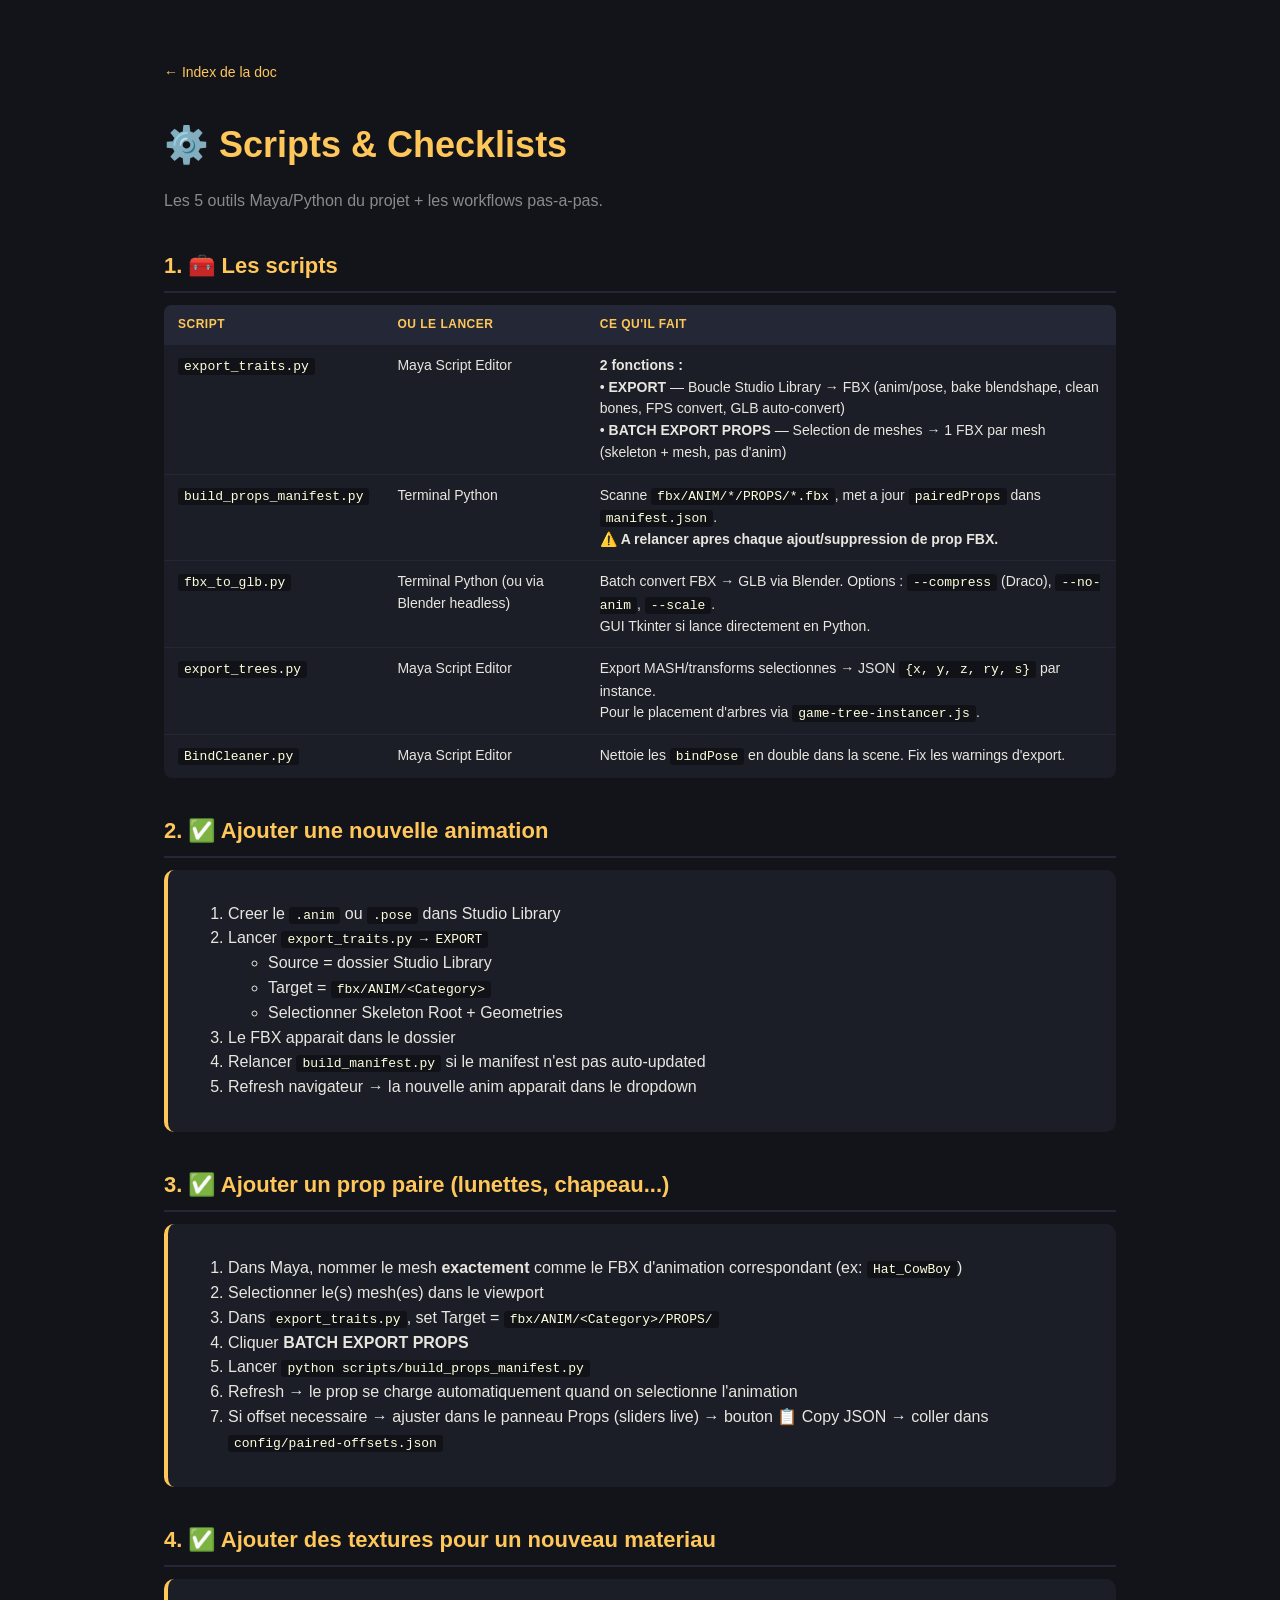
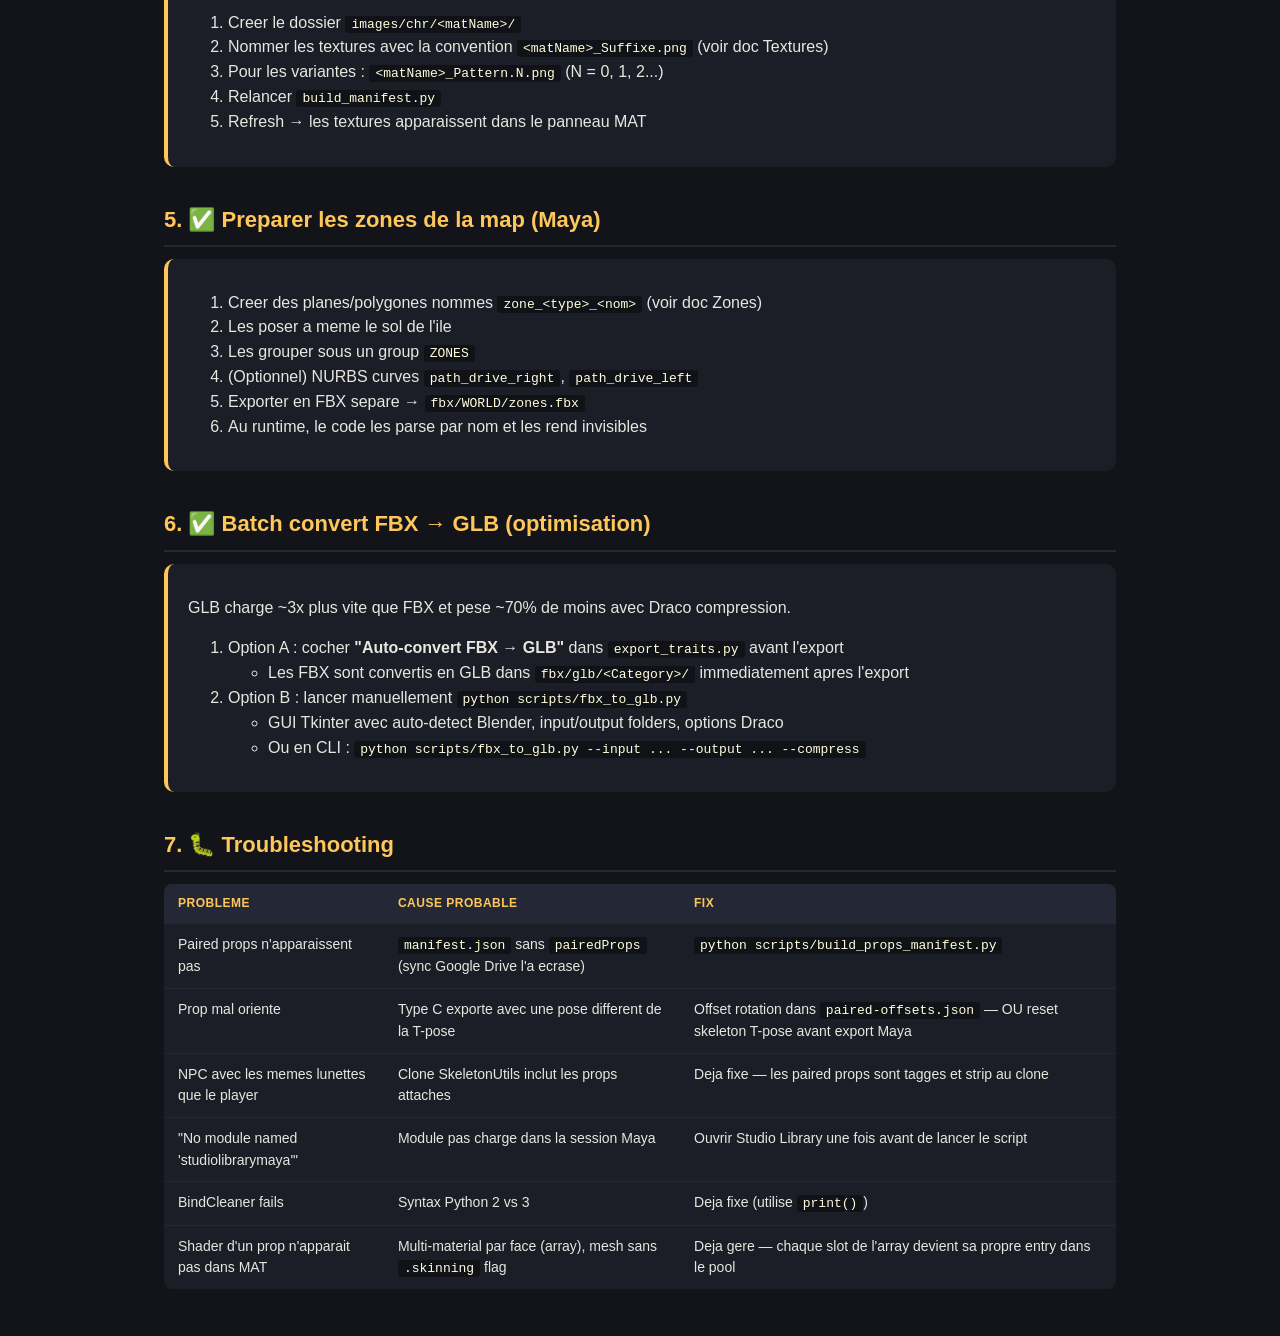
<file: scripts/gloops-scripts.html>
<!doctype html>
<html lang="fr">
<head>
<meta charset="utf-8" />
<title>Gloops — Scripts & Checklists</title>
<style>
  :root { --bg:#12141a; --panel:#1b1e27; --panel-2:#242836; --text:#e8e6df; --muted:#8a8a8a; --accent:#ffc75a; }
  * { box-sizing:border-box; }
  body { margin:0; padding:40px 24px; background:var(--bg); color:var(--text); font-family:-apple-system,BlinkMacSystemFont,'Segoe UI',sans-serif; line-height:1.55; max-width:1000px; margin-inline:auto; }
  h1 { font-size:36px; margin:0 0 8px; color:var(--accent); }
  h2 { font-size:22px; margin:36px 0 12px; padding-bottom:8px; border-bottom:2px solid var(--panel-2); color:var(--accent); }
  h3 { font-size:16px; margin:18px 0 6px; color:#fff; }
  .lede { color:var(--muted); margin-bottom:24px; }
  .panel { background:var(--panel); border-radius:10px; padding:16px 20px; margin:12px 0; border-left:4px solid var(--accent); }
  pre { background:var(--panel); padding:14px; border-radius:8px; font-size:12px; line-height:1.6; overflow-x:auto; color:#ffd; }
  code { font-family:'SF Mono',Menlo,monospace; font-size:13px; background:#0006; padding:1px 6px; border-radius:3px; color:#ffd; }
  table { width:100%; border-collapse:collapse; background:var(--panel); border-radius:8px; overflow:hidden; margin:12px 0; font-size:14px; }
  th,td { padding:10px 14px; text-align:left; border-bottom:1px solid var(--panel-2); vertical-align:top; }
  th { background:var(--panel-2); color:var(--accent); font-size:12px; text-transform:uppercase; letter-spacing:.5px; }
  tr:last-child td { border-bottom:none; }
  .nav { margin:20px 0 32px; }
  .nav a { color:var(--accent); text-decoration:none; font-size:14px; }
</style>
</head>
<body>

<div class="nav"><a href="gloops-index.html">← Index de la doc</a></div>

<h1>⚙️ Scripts & Checklists</h1>
<p class="lede">Les 5 outils Maya/Python du projet + les workflows pas-a-pas.</p>

<!-- =============================================================== -->
<h2>1. 🧰 Les scripts</h2>

<table>
  <tr><th>Script</th><th>Ou le lancer</th><th>Ce qu'il fait</th></tr>
  <tr>
    <td><code>export_traits.py</code></td>
    <td>Maya Script Editor</td>
    <td>
      <b>2 fonctions :</b><br>
      • <b>EXPORT</b> — Boucle Studio Library → FBX (anim/pose, bake blendshape, clean bones, FPS convert, GLB auto-convert)<br>
      • <b>BATCH EXPORT PROPS</b> — Selection de meshes → 1 FBX par mesh (skeleton + mesh, pas d'anim)
    </td>
  </tr>
  <tr>
    <td><code>build_props_manifest.py</code></td>
    <td>Terminal Python</td>
    <td>Scanne <code>fbx/ANIM/*/PROPS/*.fbx</code>, met a jour <code>pairedProps</code> dans <code>manifest.json</code>.<br>
    ⚠️ <b>A relancer apres chaque ajout/suppression de prop FBX.</b></td>
  </tr>
  <tr>
    <td><code>fbx_to_glb.py</code></td>
    <td>Terminal Python (ou via Blender headless)</td>
    <td>Batch convert FBX → GLB via Blender. Options : <code>--compress</code> (Draco), <code>--no-anim</code>, <code>--scale</code>.<br>
    GUI Tkinter si lance directement en Python.</td>
  </tr>
  <tr>
    <td><code>export_trees.py</code></td>
    <td>Maya Script Editor</td>
    <td>Export MASH/transforms selectionnes → JSON <code>{x, y, z, ry, s}</code> par instance.<br>
    Pour le placement d'arbres via <code>game-tree-instancer.js</code>.</td>
  </tr>
  <tr>
    <td><code>BindCleaner.py</code></td>
    <td>Maya Script Editor</td>
    <td>Nettoie les <code>bindPose</code> en double dans la scene. Fix les warnings d'export.</td>
  </tr>
</table>

<!-- =============================================================== -->
<h2>2. ✅ Ajouter une nouvelle animation</h2>

<div class="panel">
  <ol>
    <li>Creer le <code>.anim</code> ou <code>.pose</code> dans Studio Library</li>
    <li>Lancer <code>export_traits.py → EXPORT</code>
      <ul>
        <li>Source = dossier Studio Library</li>
        <li>Target = <code>fbx/ANIM/&lt;Category&gt;</code></li>
        <li>Selectionner Skeleton Root + Geometries</li>
      </ul>
    </li>
    <li>Le FBX apparait dans le dossier</li>
    <li>Relancer <code>build_manifest.py</code> si le manifest n'est pas auto-updated</li>
    <li>Refresh navigateur → la nouvelle anim apparait dans le dropdown</li>
  </ol>
</div>

<!-- =============================================================== -->
<h2>3. ✅ Ajouter un prop paire (lunettes, chapeau...)</h2>

<div class="panel">
  <ol>
    <li>Dans Maya, nommer le mesh <b>exactement</b> comme le FBX d'animation correspondant (ex: <code>Hat_CowBoy</code>)</li>
    <li>Selectionner le(s) mesh(es) dans le viewport</li>
    <li>Dans <code>export_traits.py</code>, set Target = <code>fbx/ANIM/&lt;Category&gt;/PROPS/</code></li>
    <li>Cliquer <b>BATCH EXPORT PROPS</b></li>
    <li>Lancer <code>python scripts/build_props_manifest.py</code></li>
    <li>Refresh → le prop se charge automatiquement quand on selectionne l'animation</li>
    <li>Si offset necessaire → ajuster dans le panneau Props (sliders live) → bouton 📋 Copy JSON → coller dans <code>config/paired-offsets.json</code></li>
  </ol>
</div>

<!-- =============================================================== -->
<h2>4. ✅ Ajouter des textures pour un nouveau materiau</h2>

<div class="panel">
  <ol>
    <li>Creer le dossier <code>images/chr/&lt;matName&gt;/</code></li>
    <li>Nommer les textures avec la convention <code>&lt;matName&gt;_Suffixe.png</code> (voir doc Textures)</li>
    <li>Pour les variantes : <code>&lt;matName&gt;_Pattern.N.png</code> (N = 0, 1, 2...)</li>
    <li>Relancer <code>build_manifest.py</code></li>
    <li>Refresh → les textures apparaissent dans le panneau MAT</li>
  </ol>
</div>

<!-- =============================================================== -->
<h2>5. ✅ Preparer les zones de la map (Maya)</h2>

<div class="panel">
  <ol>
    <li>Creer des planes/polygones nommes <code>zone_&lt;type&gt;_&lt;nom&gt;</code> (voir doc Zones)</li>
    <li>Les poser a meme le sol de l'ile</li>
    <li>Les grouper sous un group <code>ZONES</code></li>
    <li>(Optionnel) NURBS curves <code>path_drive_right</code>, <code>path_drive_left</code></li>
    <li>Exporter en FBX separe → <code>fbx/WORLD/zones.fbx</code></li>
    <li>Au runtime, le code les parse par nom et les rend invisibles</li>
  </ol>
</div>

<!-- =============================================================== -->
<h2>6. ✅ Batch convert FBX → GLB (optimisation)</h2>

<div class="panel">
  <p>GLB charge ~3x plus vite que FBX et pese ~70% de moins avec Draco compression.</p>
  <ol>
    <li>Option A : cocher <b>"Auto-convert FBX → GLB"</b> dans <code>export_traits.py</code> avant l'export
      <ul><li>Les FBX sont convertis en GLB dans <code>fbx/glb/&lt;Category&gt;/</code> immediatement apres l'export</li></ul>
    </li>
    <li>Option B : lancer manuellement <code>python scripts/fbx_to_glb.py</code>
      <ul>
        <li>GUI Tkinter avec auto-detect Blender, input/output folders, options Draco</li>
        <li>Ou en CLI : <code>python scripts/fbx_to_glb.py --input ... --output ... --compress</code></li>
      </ul>
    </li>
  </ol>
</div>

<!-- =============================================================== -->
<h2>7. 🐛 Troubleshooting</h2>

<table>
  <tr><th>Probleme</th><th>Cause probable</th><th>Fix</th></tr>
  <tr>
    <td>Paired props n'apparaissent pas</td>
    <td><code>manifest.json</code> sans <code>pairedProps</code> (sync Google Drive l'a ecrase)</td>
    <td><code>python scripts/build_props_manifest.py</code></td>
  </tr>
  <tr>
    <td>Prop mal oriente</td>
    <td>Type C exporte avec une pose different de la T-pose</td>
    <td>Offset rotation dans <code>paired-offsets.json</code> — OU reset skeleton T-pose avant export Maya</td>
  </tr>
  <tr>
    <td>NPC avec les memes lunettes que le player</td>
    <td>Clone SkeletonUtils inclut les props attaches</td>
    <td>Deja fixe — les paired props sont tagges et strip au clone</td>
  </tr>
  <tr>
    <td>"No module named 'studiolibrarymaya'"</td>
    <td>Module pas charge dans la session Maya</td>
    <td>Ouvrir Studio Library une fois avant de lancer le script</td>
  </tr>
  <tr>
    <td>BindCleaner fails</td>
    <td>Syntax Python 2 vs 3</td>
    <td>Deja fixe (utilise <code>print()</code>)</td>
  </tr>
  <tr>
    <td>Shader d'un prop n'apparait pas dans MAT</td>
    <td>Multi-material par face (array), mesh sans <code>.skinning</code> flag</td>
    <td>Deja gere — chaque slot de l'array devient sa propre entry dans le pool</td>
  </tr>
</table>

</body>
</html>
</file>
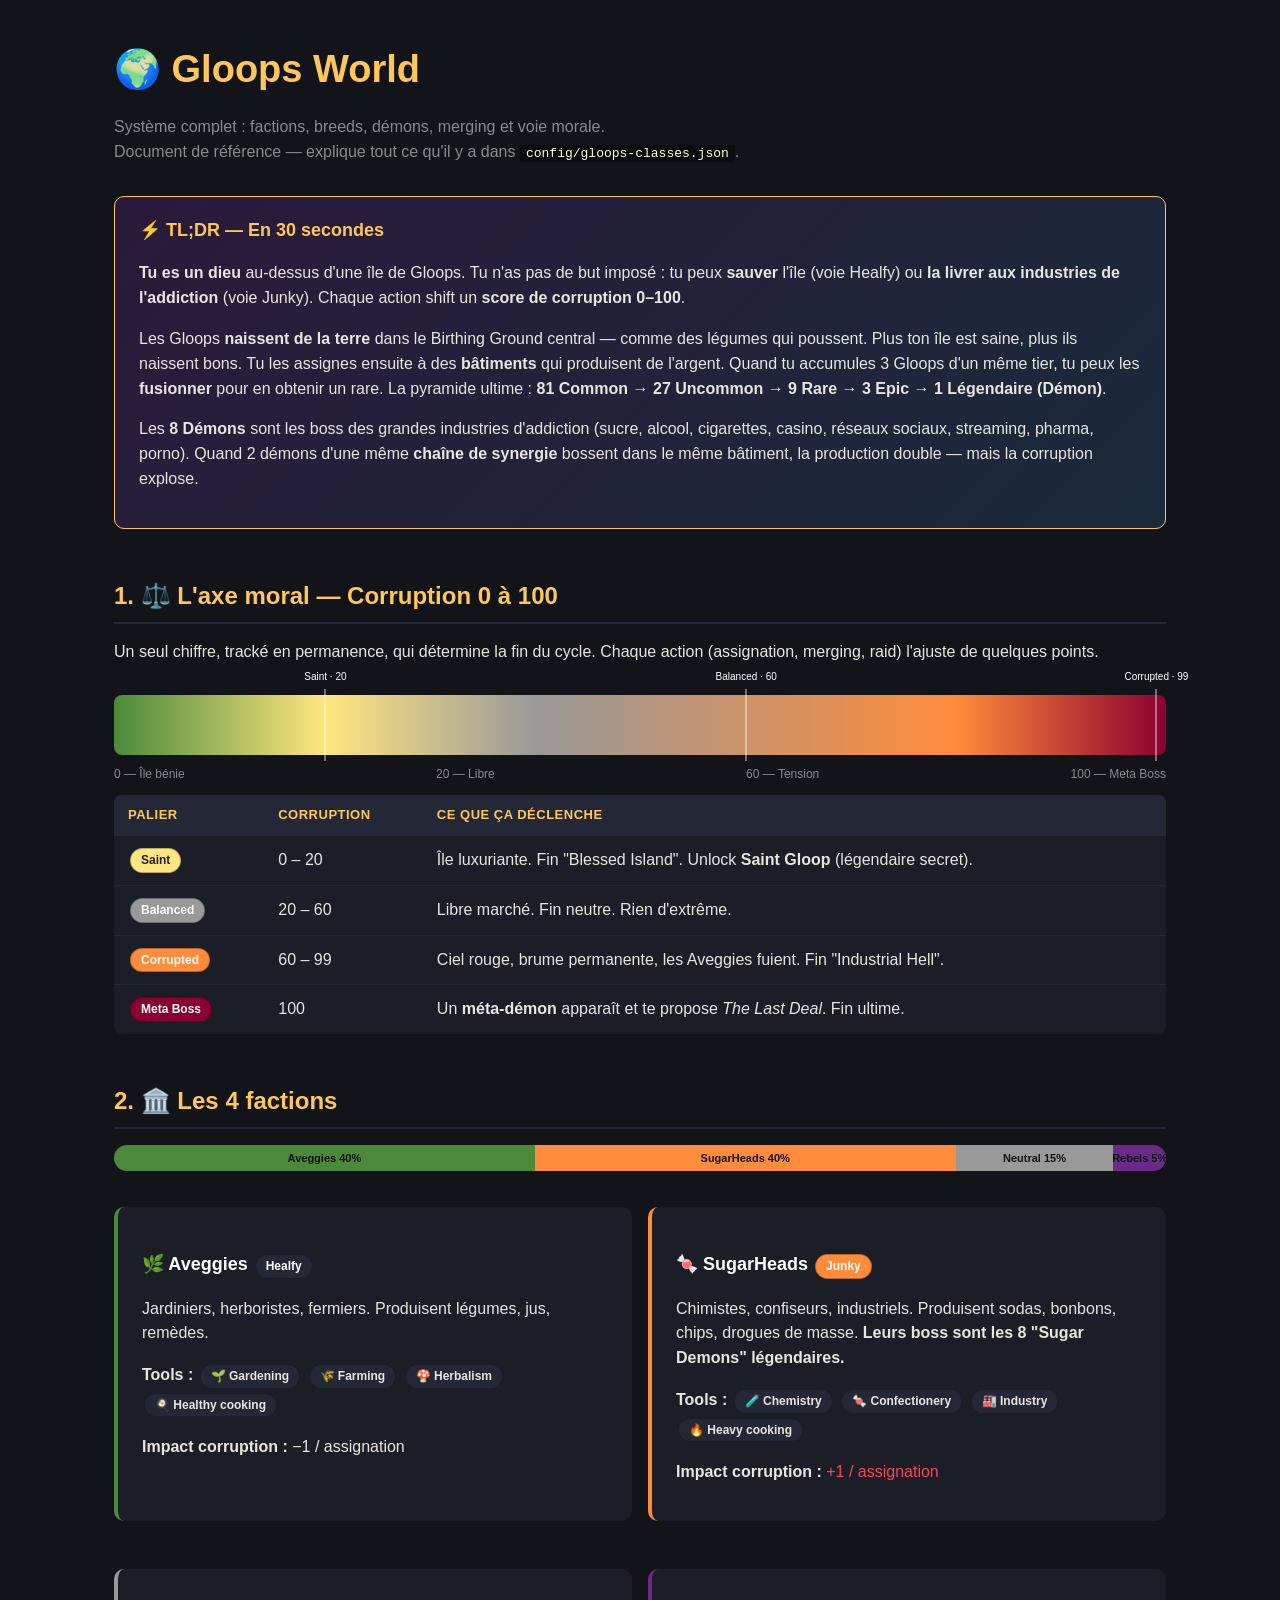
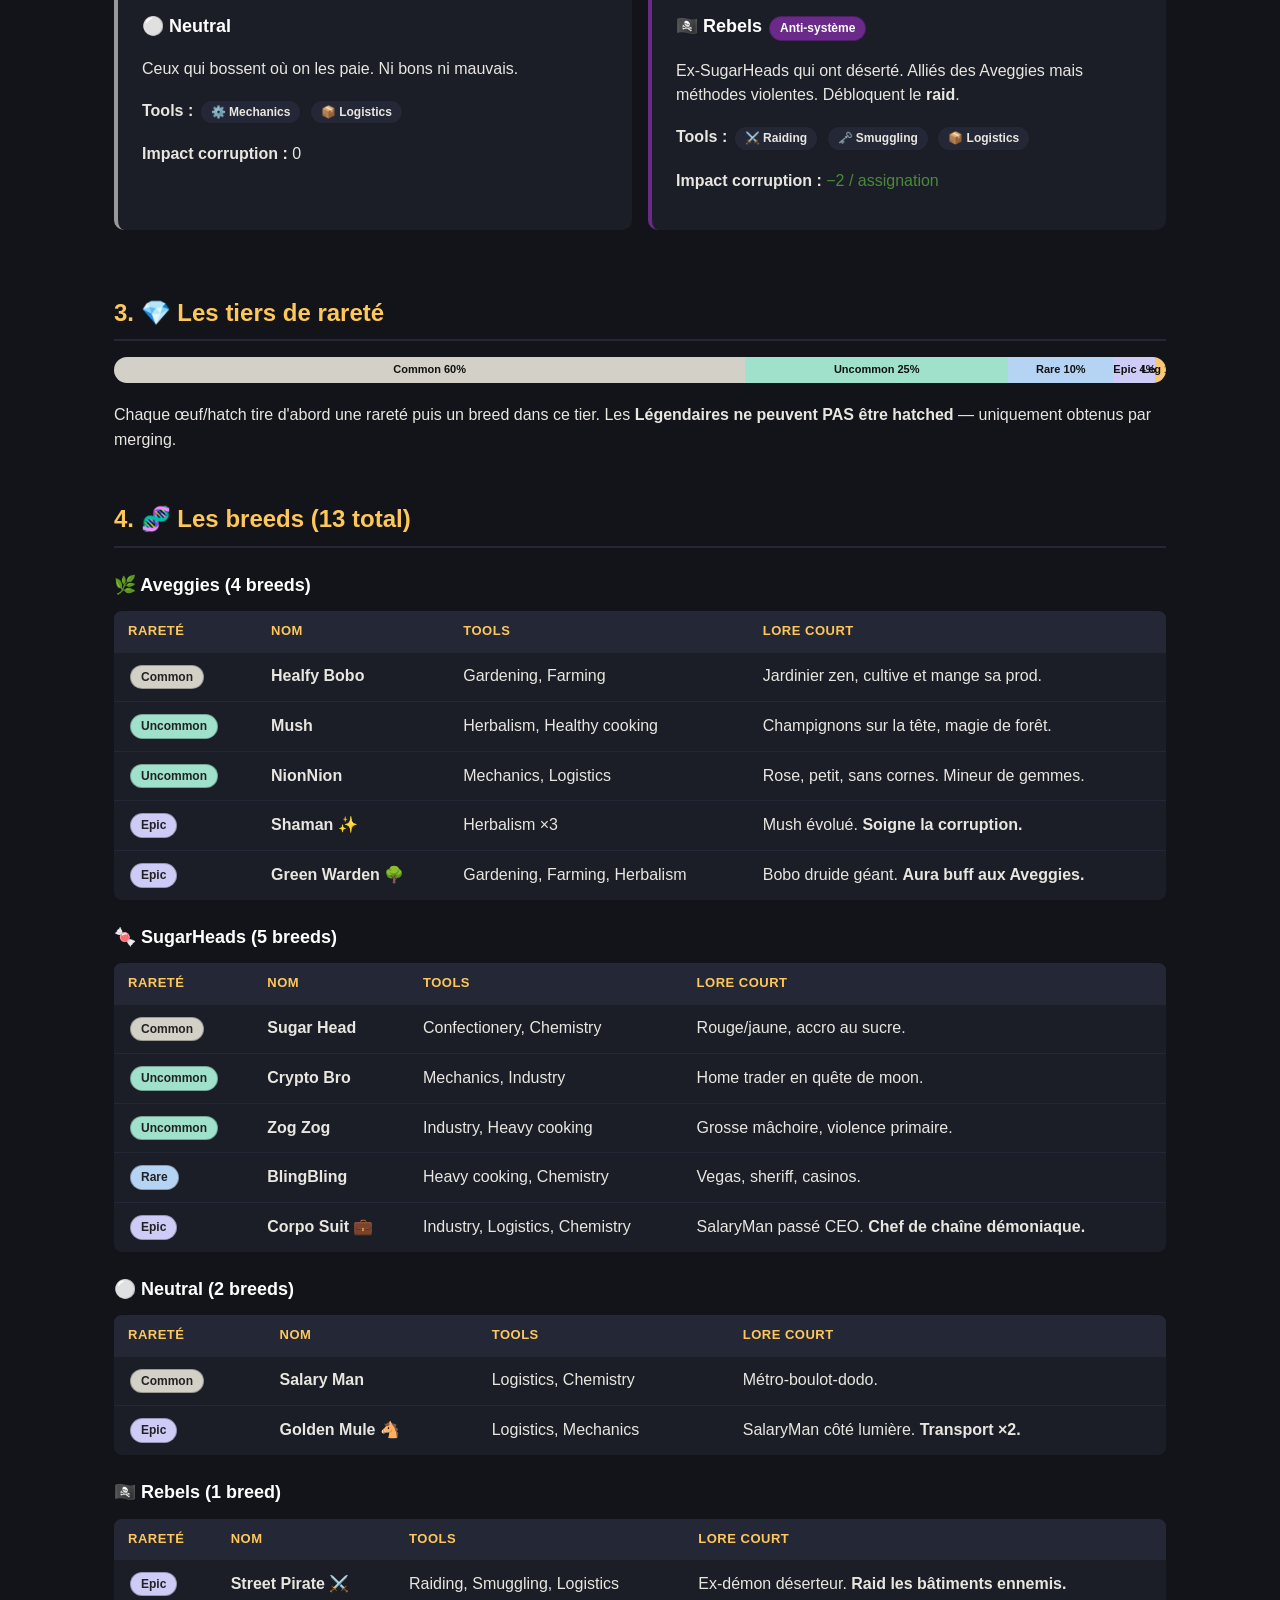
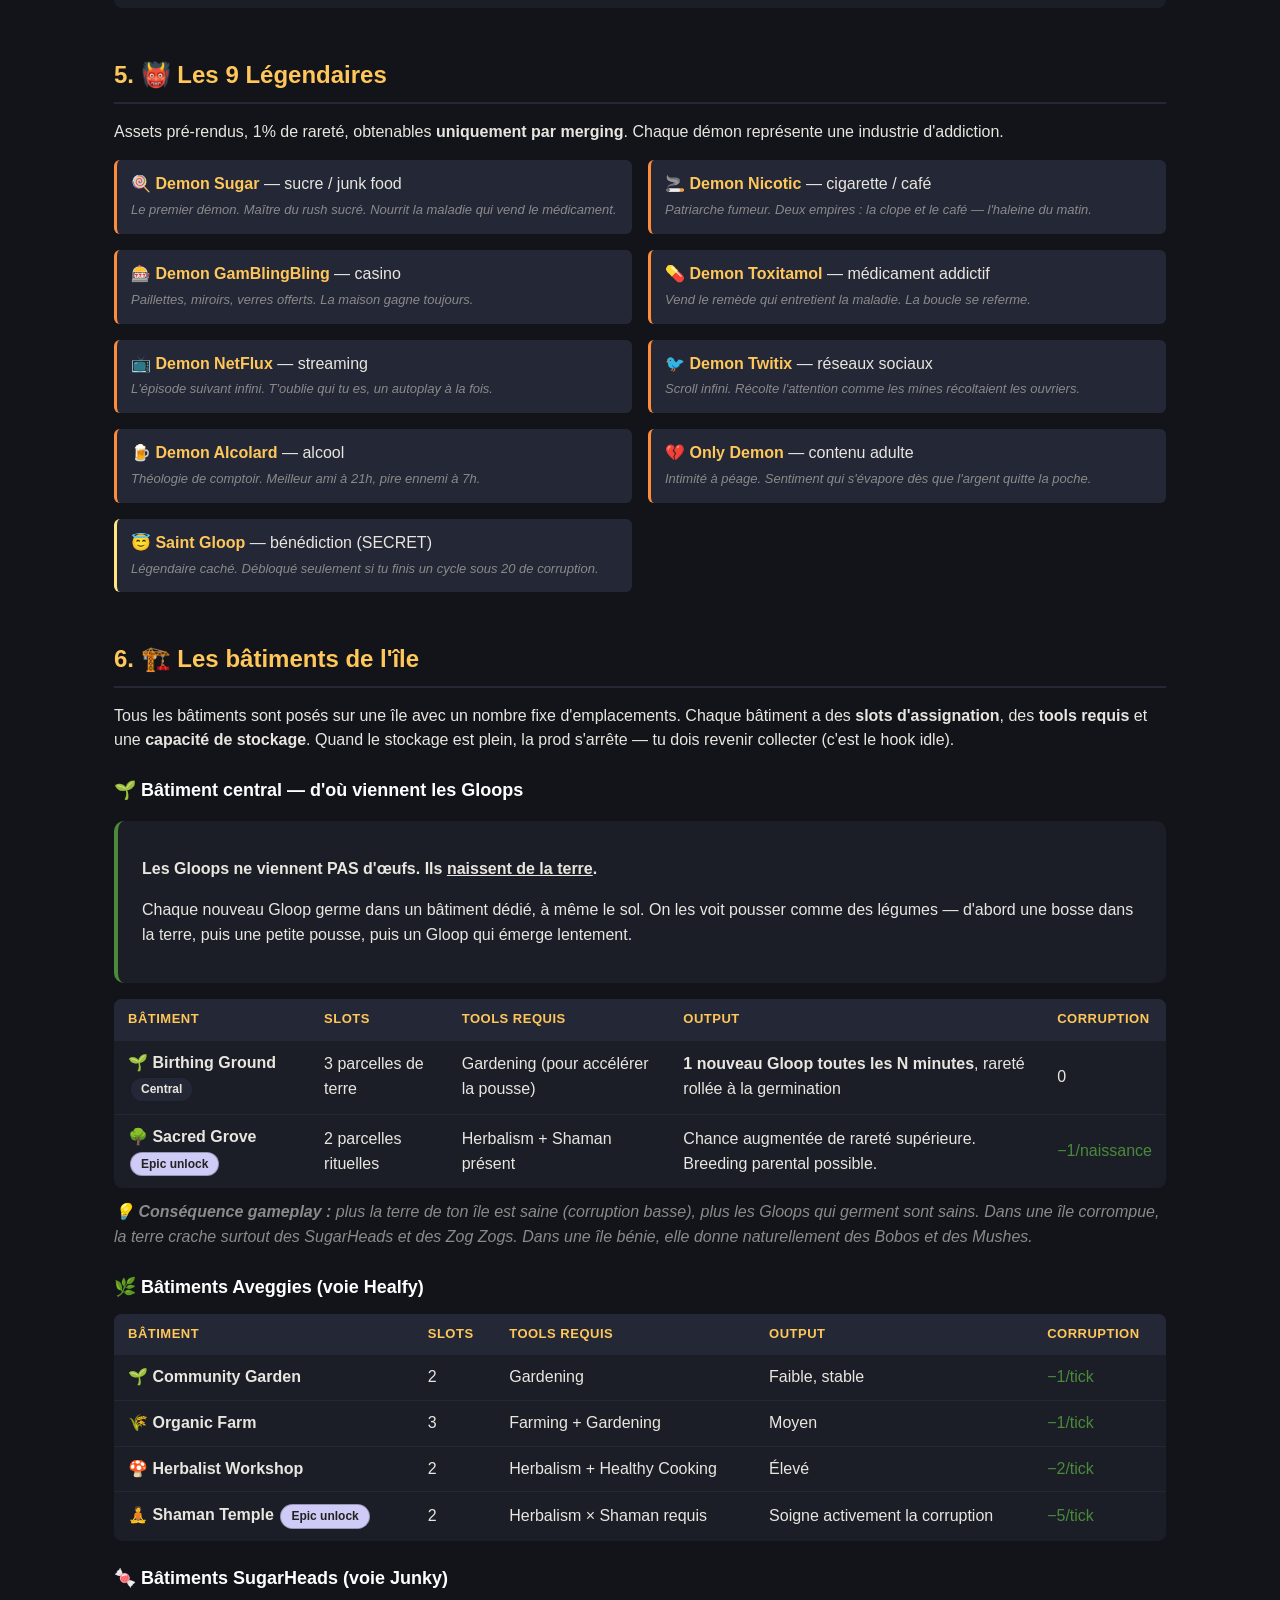
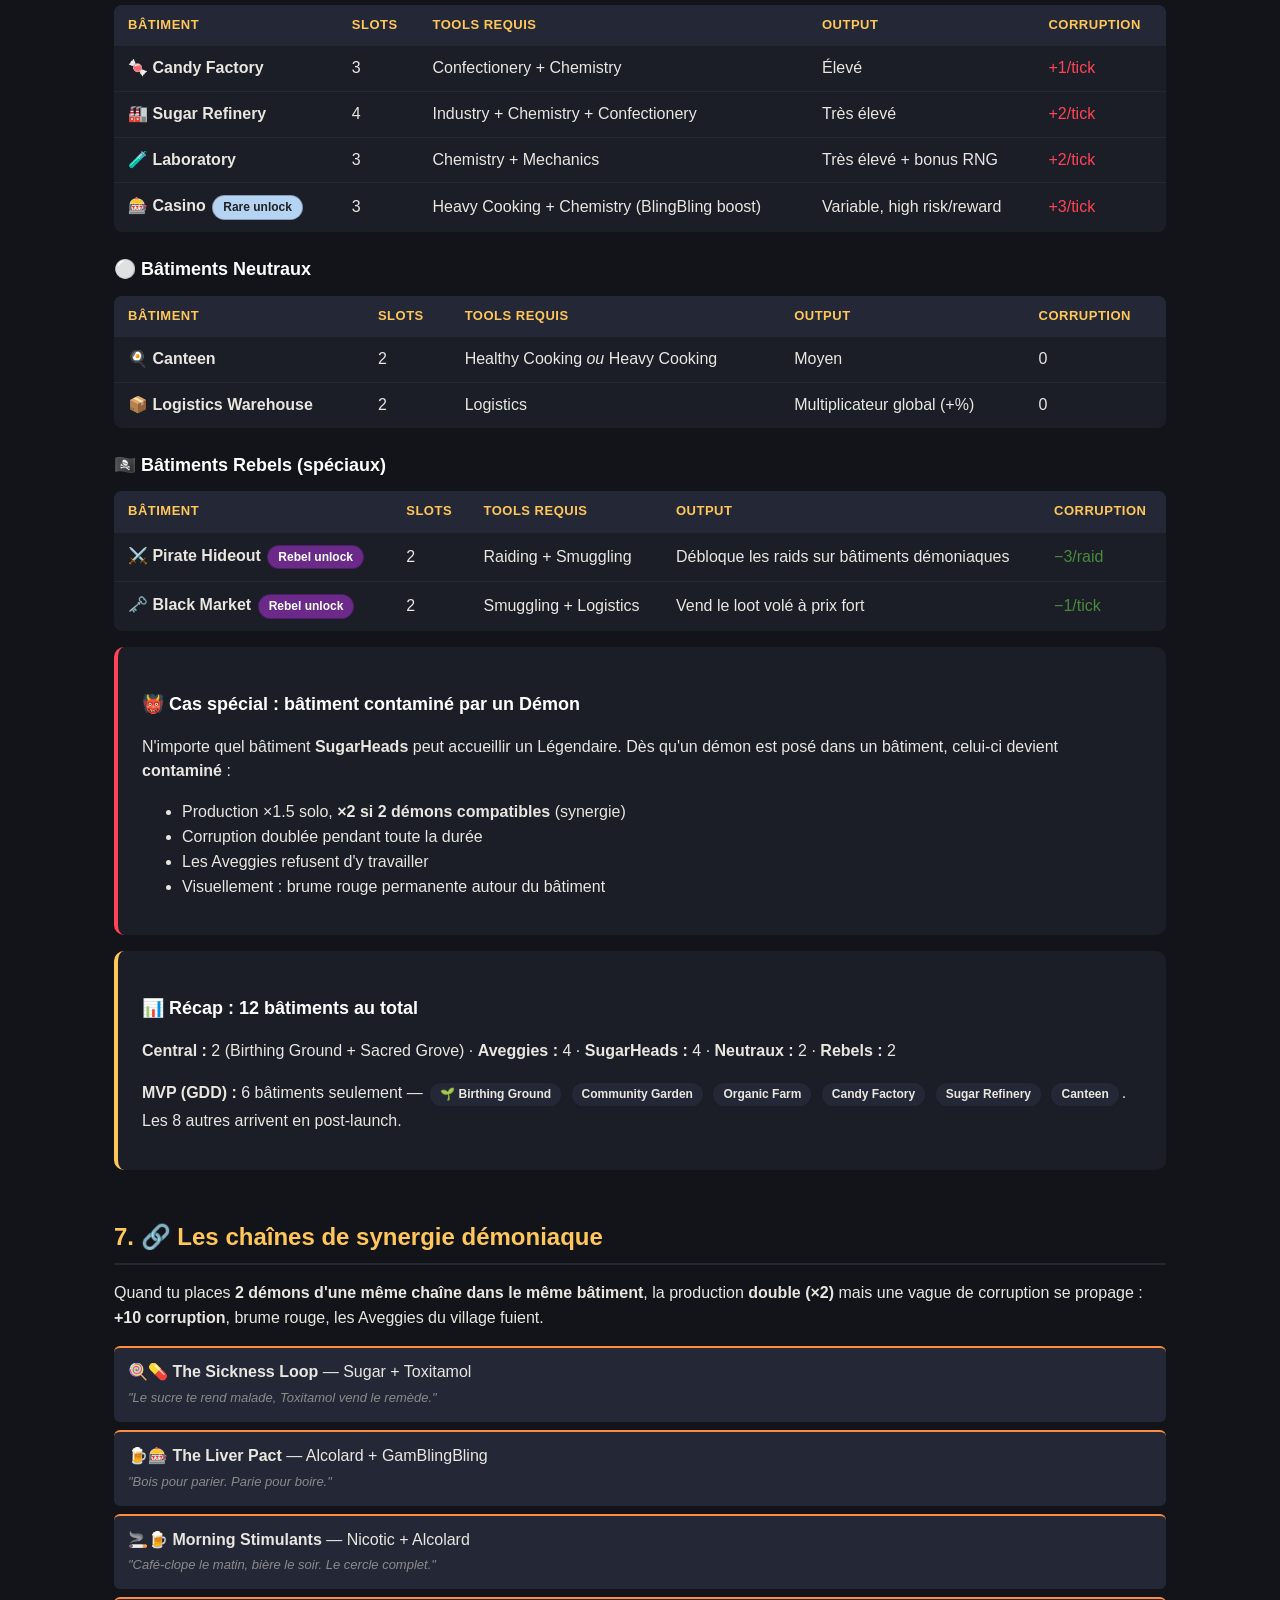
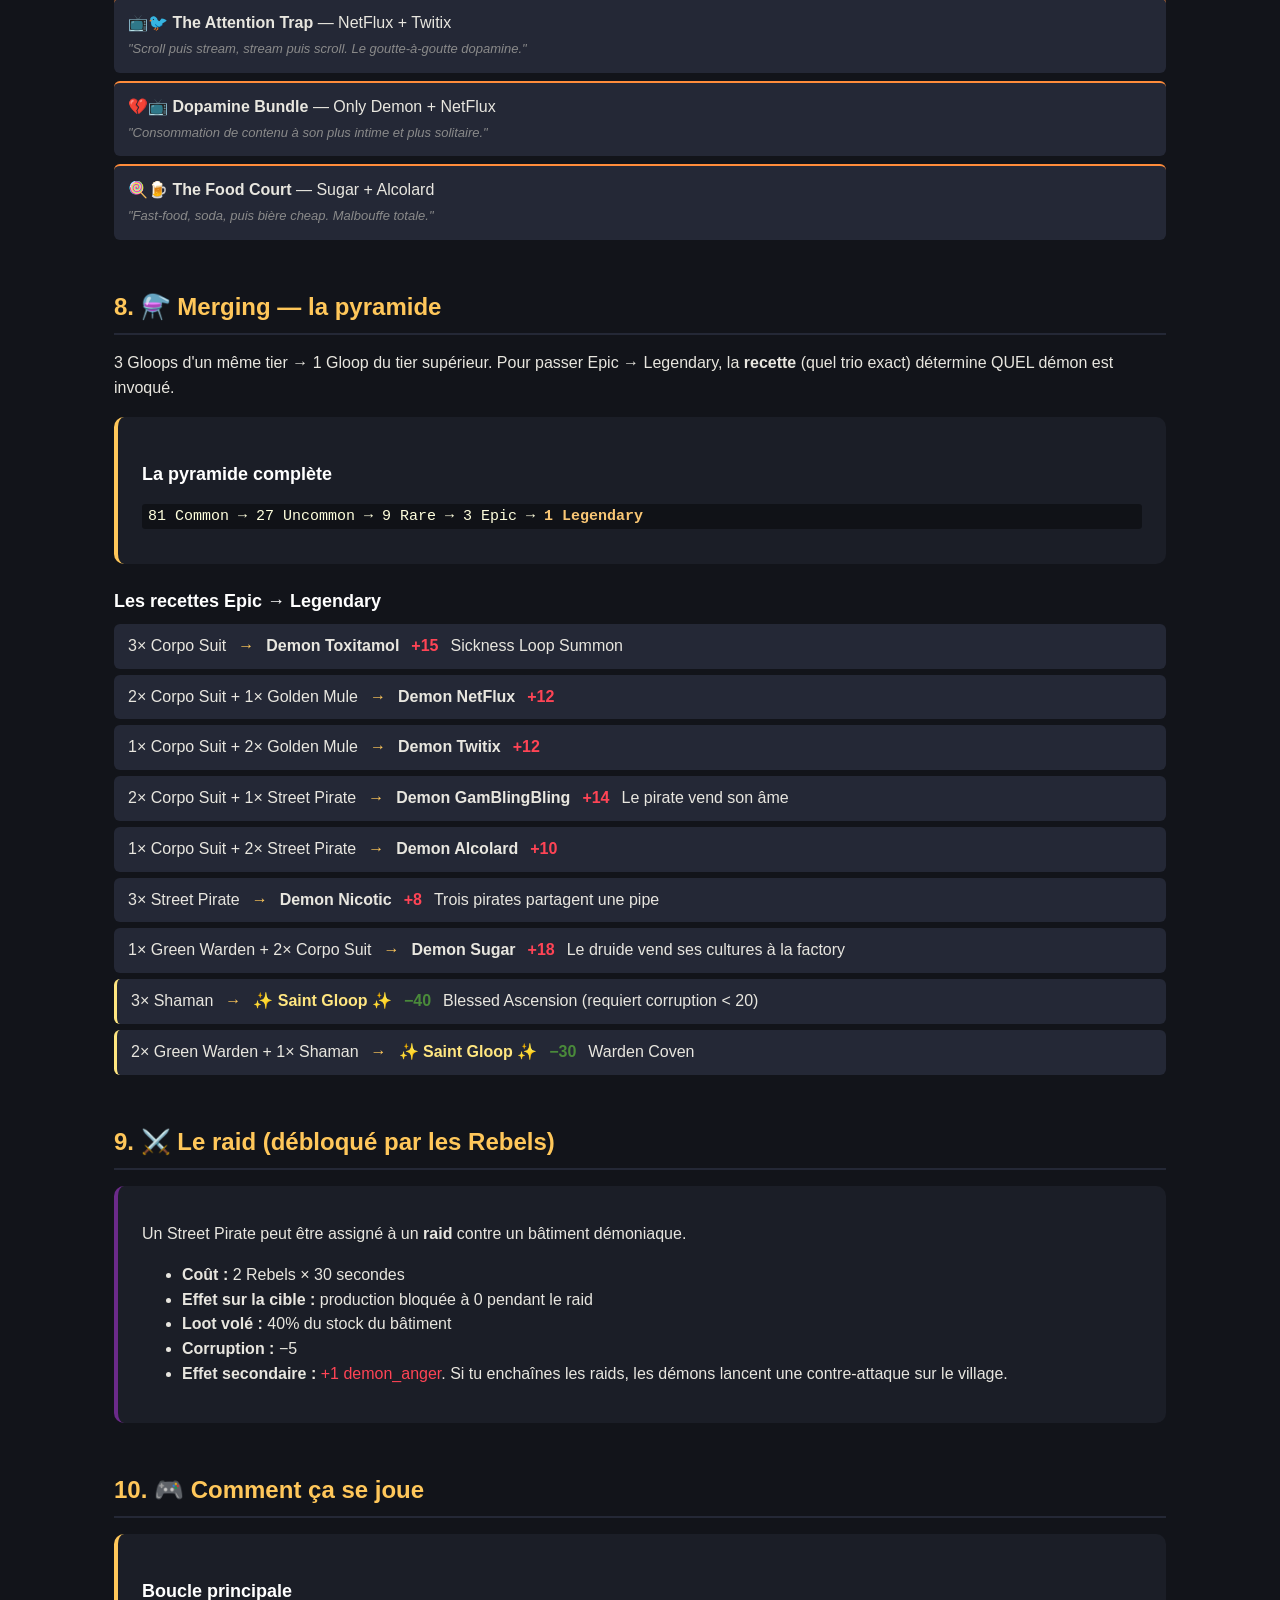
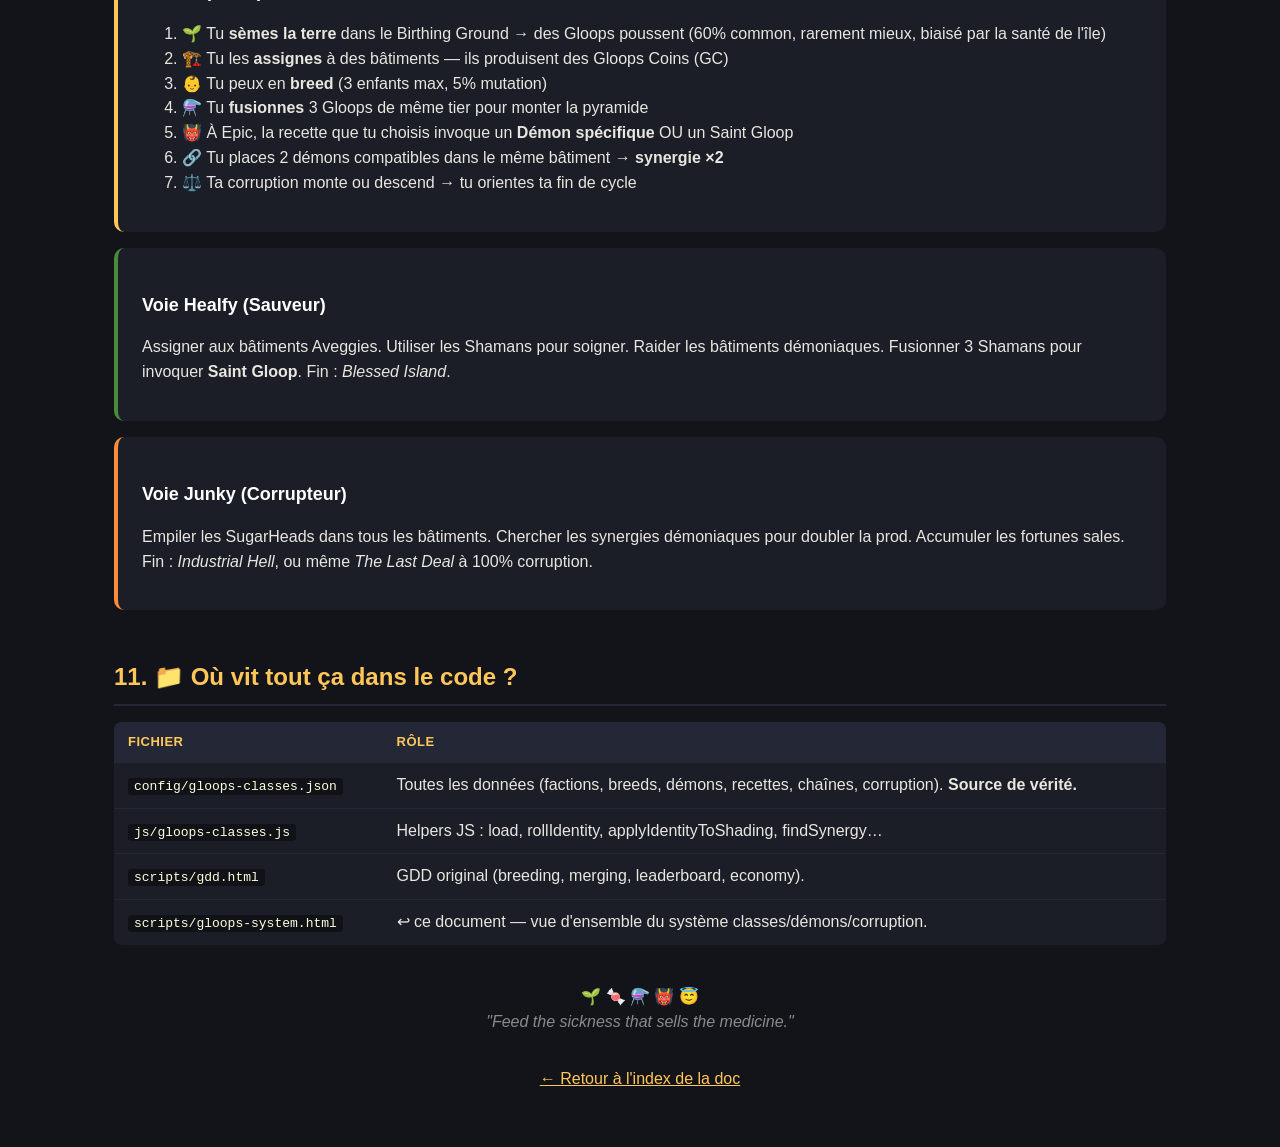
<file: scripts/gloops-system.html>
<!doctype html>
<html lang="fr">
<head>
<meta charset="utf-8" />
<title>Gloops World — Système de classes & démons</title>
<style>
  :root {
    --bg: #12141a;
    --panel: #1b1e27;
    --panel-2: #242836;
    --text: #e8e6df;
    --muted: #8a8a8a;
    --accent: #ffc75a;
    --healfy: #4a8a3a;
    --demon: #ff8c3b;
    --neutral: #999;
    --rebel: #6b2a8a;
    --saint: #ffe680;
    --danger: #ff4455;
    --common:    #D3D1C7;
    --uncommon:  #9FE1CB;
    --rare:      #B5D4F4;
    --epic:      #CECBF6;
    --legendary: #FAC775;
  }
  * { box-sizing: border-box; }
  body {
    margin: 0; padding: 40px 24px; background: var(--bg); color: var(--text);
    font-family: -apple-system, BlinkMacSystemFont, 'Segoe UI', sans-serif;
    line-height: 1.55; max-width: 1100px; margin-inline: auto;
  }
  h1 { font-size: 38px; margin: 0 0 8px; color: var(--accent); }
  h2 {
    font-size: 24px; margin: 48px 0 16px; padding-bottom: 8px;
    border-bottom: 2px solid var(--panel-2); color: var(--accent);
  }
  h3 { font-size: 18px; margin: 24px 0 8px; color: #fff; }
  p, li { color: var(--text); }
  .lede { color: var(--muted); font-size: 16px; margin-bottom: 32px; }
  .panel {
    background: var(--panel); border-radius: 10px; padding: 20px 24px;
    margin: 16px 0; border-left: 4px solid var(--accent);
  }
  .panel.healfy { border-left-color: var(--healfy); }
  .panel.demon  { border-left-color: var(--demon); }
  .panel.neutral{ border-left-color: var(--neutral); }
  .panel.rebel  { border-left-color: var(--rebel); }
  .panel.danger { border-left-color: var(--danger); }

  .grid { display: grid; gap: 16px; }
  .grid-2 { grid-template-columns: 1fr 1fr; }
  .grid-3 { grid-template-columns: 1fr 1fr 1fr; }
  @media (max-width: 800px) {
    .grid-2, .grid-3 { grid-template-columns: 1fr; }
  }

  .chip {
    display: inline-block; padding: 2px 10px; border-radius: 20px;
    font-size: 12px; font-weight: 600; background: var(--panel-2);
    margin: 2px; border: 1px solid #0004;
  }
  .chip.common    { background: var(--common);    color: #222; }
  .chip.uncommon  { background: var(--uncommon);  color: #222; }
  .chip.rare      { background: var(--rare);      color: #222; }
  .chip.epic      { background: var(--epic);      color: #222; }
  .chip.legendary { background: var(--legendary); color: #222; }
  .chip.aveggies  { background: var(--healfy); color: #fff; }
  .chip.demons    { background: var(--demon); color: #fff; }
  .chip.neutral   { background: var(--neutral); color: #fff; }
  .chip.rebel     { background: var(--rebel); color: #fff; }

  table {
    width: 100%; border-collapse: collapse; margin: 12px 0;
    background: var(--panel); border-radius: 8px; overflow: hidden;
  }
  th, td { padding: 10px 14px; text-align: left; border-bottom: 1px solid var(--panel-2); }
  th { background: var(--panel-2); color: var(--accent); font-size: 13px; text-transform: uppercase; letter-spacing: 0.5px; }
  tr:last-child td { border-bottom: none; }

  .bar {
    display: flex; width: 100%; height: 26px; border-radius: 13px;
    overflow: hidden; margin: 8px 0 20px; font-size: 11px; font-weight: 700;
  }
  .bar > div {
    display: flex; align-items: center; justify-content: center;
    color: #111; white-space: nowrap;
  }

  .axis {
    position: relative; height: 60px; margin: 30px 0 10px;
    background: linear-gradient(90deg, #4a8a3a 0%, #ffe680 20%, #999 40%, #ff8c3b 80%, #8a0030 100%);
    border-radius: 8px;
  }
  .axis-labels { display: flex; justify-content: space-between; font-size: 12px; color: var(--muted); margin-top: 6px; }
  .axis-tick { position: absolute; top: -6px; width: 2px; height: 72px; background: #fff6; }
  .axis-tick::after {
    content: attr(data-label); position: absolute; top: -20px; left: 50%; transform: translateX(-50%);
    font-size: 10px; color: #fff; white-space: nowrap;
  }

  .demon-card {
    background: var(--panel-2); padding: 12px 14px; border-radius: 6px;
    border-left: 3px solid var(--demon);
  }
  .demon-card.saint { border-left-color: var(--saint); }
  .demon-card b { color: var(--accent); }
  .demon-card .lore { color: var(--muted); font-size: 13px; font-style: italic; }

  .recipe {
    background: var(--panel-2); padding: 10px 14px; border-radius: 6px; margin: 6px 0;
    display: flex; align-items: center; gap: 12px; flex-wrap: wrap;
  }
  .recipe .arrow { color: var(--accent); font-weight: 700; }
  .recipe .corr-plus  { color: var(--danger); font-weight: 700; }
  .recipe .corr-minus { color: var(--healfy); font-weight: 700; }

  .chain {
    background: var(--panel-2); padding: 12px 14px; border-radius: 6px;
    margin: 8px 0; border-top: 2px solid var(--demon);
  }
  .chain .theme { color: var(--muted); font-style: italic; font-size: 13px; }

  code, .mono { font-family: 'SF Mono', Menlo, monospace; font-size: 13px;
    background: #0006; padding: 1px 6px; border-radius: 3px; color: #ffd; }

  .tldr {
    background: linear-gradient(135deg, #2a1a3a 0%, #1a2a3a 100%);
    border: 1px solid var(--accent); padding: 20px 24px; border-radius: 10px;
    margin: 24px 0;
  }
  .tldr h3 { margin-top: 0; color: var(--accent); }
</style>
</head>
<body>

<h1>🌍 Gloops World</h1>
<p class="lede">Système complet : factions, breeds, démons, merging et voie morale. <br>Document de référence — explique tout ce qu'il y a dans <code>config/gloops-classes.json</code>.</p>

<!-- =============================================================== -->
<div class="tldr">
  <h3>⚡ TL;DR — En 30 secondes</h3>
  <p><b>Tu es un dieu</b> au-dessus d'une île de Gloops. Tu n'as pas de but imposé : tu peux <b>sauver</b> l'île (voie Healfy) ou <b>la livrer aux industries de l'addiction</b> (voie Junky). Chaque action shift un <b>score de corruption 0–100</b>.</p>
  <p>Les Gloops <b>naissent de la terre</b> dans le Birthing Ground central — comme des légumes qui poussent. Plus ton île est saine, plus ils naissent bons. Tu les assignes ensuite à des <b>bâtiments</b> qui produisent de l'argent. Quand tu accumules 3 Gloops d'un même tier, tu peux les <b>fusionner</b> pour en obtenir un rare. La pyramide ultime : <b>81 Common → 27 Uncommon → 9 Rare → 3 Epic → 1 Légendaire (Démon)</b>.</p>
  <p>Les <b>8 Démons</b> sont les boss des grandes industries d'addiction (sucre, alcool, cigarettes, casino, réseaux sociaux, streaming, pharma, porno). Quand 2 démons d'une même <b>chaîne de synergie</b> bossent dans le même bâtiment, la production double — mais la corruption explose.</p>
</div>

<!-- =============================================================== -->
<h2>1. ⚖️ L'axe moral — Corruption 0 à 100</h2>

<p>Un seul chiffre, tracké en permanence, qui détermine la fin du cycle. Chaque action (assignation, merging, raid) l'ajuste de quelques points.</p>

<div class="axis">
  <div class="axis-tick" data-label="Saint · 20" style="left: 20%;"></div>
  <div class="axis-tick" data-label="Balanced · 60" style="left: 60%;"></div>
  <div class="axis-tick" data-label="Corrupted · 99" style="left: 99%;"></div>
</div>
<div class="axis-labels">
  <span>0 — Île bénie</span>
  <span>20 — Libre</span>
  <span>60 — Tension</span>
  <span>100 — Meta Boss</span>
</div>

<table>
  <tr><th>Palier</th><th>Corruption</th><th>Ce que ça déclenche</th></tr>
  <tr><td><span class="chip" style="background:#ffe680;color:#222">Saint</span></td><td>0 – 20</td><td>Île luxuriante. Fin "Blessed Island". Unlock <b>Saint Gloop</b> (légendaire secret).</td></tr>
  <tr><td><span class="chip neutral">Balanced</span></td><td>20 – 60</td><td>Libre marché. Fin neutre. Rien d'extrême.</td></tr>
  <tr><td><span class="chip demons">Corrupted</span></td><td>60 – 99</td><td>Ciel rouge, brume permanente, les Aveggies fuient. Fin "Industrial Hell".</td></tr>
  <tr><td><span class="chip" style="background:#8a0030;color:#fff">Meta Boss</span></td><td>100</td><td>Un <b>méta-démon</b> apparaît et te propose <i>The Last Deal</i>. Fin ultime.</td></tr>
</table>

<!-- =============================================================== -->
<h2>2. 🏛️ Les 4 factions</h2>

<div class="bar">
  <div style="width:40%; background: var(--healfy);">Aveggies 40%</div>
  <div style="width:40%; background: var(--demon);">SugarHeads 40%</div>
  <div style="width:15%; background: var(--neutral);">Neutral 15%</div>
  <div style="width:5%; background: var(--rebel);">Rebels 5%</div>
</div>

<div class="grid grid-2">
  <div class="panel healfy">
    <h3>🌿 Aveggies <span class="chip healfy">Healfy</span></h3>
    <p>Jardiniers, herboristes, fermiers. Produisent légumes, jus, remèdes.</p>
    <p><b>Tools :</b> <span class="chip">🌱 Gardening</span> <span class="chip">🌾 Farming</span> <span class="chip">🍄 Herbalism</span> <span class="chip">🍳 Healthy cooking</span></p>
    <p><b>Impact corruption :</b> <span class="corr-minus">−1 / assignation</span></p>
  </div>

  <div class="panel demon">
    <h3>🍬 SugarHeads <span class="chip demons">Junky</span></h3>
    <p>Chimistes, confiseurs, industriels. Produisent sodas, bonbons, chips, drogues de masse. <b>Leurs boss sont les 8 "Sugar Demons" légendaires.</b></p>
    <p><b>Tools :</b> <span class="chip">🧪 Chemistry</span> <span class="chip">🍬 Confectionery</span> <span class="chip">🏭 Industry</span> <span class="chip">🔥 Heavy cooking</span></p>
    <p><b>Impact corruption :</b> <span style="color:var(--danger)">+1 / assignation</span></p>
  </div>

  <div class="panel neutral">
    <h3>⚪ Neutral</h3>
    <p>Ceux qui bossent où on les paie. Ni bons ni mauvais.</p>
    <p><b>Tools :</b> <span class="chip">⚙️ Mechanics</span> <span class="chip">📦 Logistics</span></p>
    <p><b>Impact corruption :</b> 0</p>
  </div>

  <div class="panel rebel">
    <h3>🏴‍☠️ Rebels <span class="chip rebel">Anti-système</span></h3>
    <p>Ex-SugarHeads qui ont déserté. Alliés des Aveggies mais méthodes violentes. Débloquent le <b>raid</b>.</p>
    <p><b>Tools :</b> <span class="chip">⚔️ Raiding</span> <span class="chip">🗝️ Smuggling</span> <span class="chip">📦 Logistics</span></p>
    <p><b>Impact corruption :</b> <span style="color:var(--healfy)">−2 / assignation</span></p>
  </div>
</div>

<!-- =============================================================== -->
<h2>3. 💎 Les tiers de rareté</h2>

<div class="bar">
  <div style="width:60%; background: var(--common);">Common 60%</div>
  <div style="width:25%; background: var(--uncommon);">Uncommon 25%</div>
  <div style="width:10%; background: var(--rare);">Rare 10%</div>
  <div style="width:4%;  background: var(--epic);">Epic 4%</div>
  <div style="width:1%;  background: var(--legendary);">Leg 1%</div>
</div>

<p>Chaque œuf/hatch tire d'abord une rareté puis un breed dans ce tier. Les <b>Légendaires ne peuvent PAS être hatched</b> — uniquement obtenus par merging.</p>

<!-- =============================================================== -->
<h2>4. 🧬 Les breeds (13 total)</h2>

<h3>🌿 Aveggies (4 breeds)</h3>
<table>
  <tr><th>Rareté</th><th>Nom</th><th>Tools</th><th>Lore court</th></tr>
  <tr><td><span class="chip common">Common</span></td>   <td><b>Healfy Bobo</b></td>     <td>Gardening, Farming</td><td>Jardinier zen, cultive et mange sa prod.</td></tr>
  <tr><td><span class="chip uncommon">Uncommon</span></td><td><b>Mush</b></td>            <td>Herbalism, Healthy cooking</td><td>Champignons sur la tête, magie de forêt.</td></tr>
  <tr><td><span class="chip uncommon">Uncommon</span></td><td><b>NionNion</b></td>        <td>Mechanics, Logistics</td><td>Rose, petit, sans cornes. Mineur de gemmes.</td></tr>
  <tr><td><span class="chip epic">Epic</span></td>        <td><b>Shaman</b> ✨</td>        <td>Herbalism ×3</td><td>Mush évolué. <b>Soigne la corruption.</b></td></tr>
  <tr><td><span class="chip epic">Epic</span></td>        <td><b>Green Warden</b> 🌳</td> <td>Gardening, Farming, Herbalism</td><td>Bobo druide géant. <b>Aura buff aux Aveggies.</b></td></tr>
</table>

<h3>🍬 SugarHeads (5 breeds)</h3>
<table>
  <tr><th>Rareté</th><th>Nom</th><th>Tools</th><th>Lore court</th></tr>
  <tr><td><span class="chip common">Common</span></td>   <td><b>Sugar Head</b></td> <td>Confectionery, Chemistry</td><td>Rouge/jaune, accro au sucre.</td></tr>
  <tr><td><span class="chip uncommon">Uncommon</span></td><td><b>Crypto Bro</b></td><td>Mechanics, Industry</td><td>Home trader en quête de moon.</td></tr>
  <tr><td><span class="chip uncommon">Uncommon</span></td><td><b>Zog Zog</b></td>   <td>Industry, Heavy cooking</td><td>Grosse mâchoire, violence primaire.</td></tr>
  <tr><td><span class="chip rare">Rare</span></td>        <td><b>BlingBling</b></td><td>Heavy cooking, Chemistry</td><td>Vegas, sheriff, casinos.</td></tr>
  <tr><td><span class="chip epic">Epic</span></td>        <td><b>Corpo Suit</b> 💼</td><td>Industry, Logistics, Chemistry</td><td>SalaryMan passé CEO. <b>Chef de chaîne démoniaque.</b></td></tr>
</table>

<h3>⚪ Neutral (2 breeds)</h3>
<table>
  <tr><th>Rareté</th><th>Nom</th><th>Tools</th><th>Lore court</th></tr>
  <tr><td><span class="chip common">Common</span></td><td><b>Salary Man</b></td>  <td>Logistics, Chemistry</td><td>Métro-boulot-dodo.</td></tr>
  <tr><td><span class="chip epic">Epic</span></td>    <td><b>Golden Mule</b> 🐴</td><td>Logistics, Mechanics</td><td>SalaryMan côté lumière. <b>Transport ×2.</b></td></tr>
</table>

<h3>🏴‍☠️ Rebels (1 breed)</h3>
<table>
  <tr><th>Rareté</th><th>Nom</th><th>Tools</th><th>Lore court</th></tr>
  <tr><td><span class="chip epic">Epic</span></td><td><b>Street Pirate</b> ⚔️</td><td>Raiding, Smuggling, Logistics</td><td>Ex-démon déserteur. <b>Raid les bâtiments ennemis.</b></td></tr>
</table>

<!-- =============================================================== -->
<h2>5. 👹 Les 9 Légendaires</h2>

<p>Assets pré-rendus, 1% de rareté, obtenables <b>uniquement par merging</b>. Chaque démon représente une industrie d'addiction.</p>

<div class="grid grid-2">
  <div class="demon-card"><b>🍭 Demon Sugar</b> — sucre / junk food<br><span class="lore">Le premier démon. Maître du rush sucré. Nourrit la maladie qui vend le médicament.</span></div>
  <div class="demon-card"><b>🚬 Demon Nicotic</b> — cigarette / café<br><span class="lore">Patriarche fumeur. Deux empires : la clope et le café — l'haleine du matin.</span></div>
  <div class="demon-card"><b>🎰 Demon GamBlingBling</b> — casino<br><span class="lore">Paillettes, miroirs, verres offerts. La maison gagne toujours.</span></div>
  <div class="demon-card"><b>💊 Demon Toxitamol</b> — médicament addictif<br><span class="lore">Vend le remède qui entretient la maladie. La boucle se referme.</span></div>
  <div class="demon-card"><b>📺 Demon NetFlux</b> — streaming<br><span class="lore">L'épisode suivant infini. T'oublie qui tu es, un autoplay à la fois.</span></div>
  <div class="demon-card"><b>🐦 Demon Twitix</b> — réseaux sociaux<br><span class="lore">Scroll infini. Récolte l'attention comme les mines récoltaient les ouvriers.</span></div>
  <div class="demon-card"><b>🍺 Demon Alcolard</b> — alcool<br><span class="lore">Théologie de comptoir. Meilleur ami à 21h, pire ennemi à 7h.</span></div>
  <div class="demon-card"><b>💔 Only Demon</b> — contenu adulte<br><span class="lore">Intimité à péage. Sentiment qui s'évapore dès que l'argent quitte la poche.</span></div>
  <div class="demon-card saint"><b>😇 Saint Gloop</b> — bénédiction (SECRET)<br><span class="lore">Légendaire caché. Débloqué seulement si tu finis un cycle sous 20 de corruption.</span></div>
</div>

<!-- =============================================================== -->
<h2>6. 🏗️ Les bâtiments de l'île</h2>

<p>Tous les bâtiments sont posés sur une île avec un nombre fixe d'emplacements. Chaque bâtiment a des <b>slots d'assignation</b>, des <b>tools requis</b> et une <b>capacité de stockage</b>. Quand le stockage est plein, la prod s'arrête — tu dois revenir collecter (c'est le hook idle).</p>

<h3>🌱 Bâtiment central — d'où viennent les Gloops</h3>
<div class="panel healfy">
  <p><b>Les Gloops ne viennent PAS d'œufs. Ils <u>naissent de la terre</u>.</b></p>
  <p>Chaque nouveau Gloop germe dans un bâtiment dédié, à même le sol. On les voit pousser comme des légumes — d'abord une bosse dans la terre, puis une petite pousse, puis un Gloop qui émerge lentement.</p>
</div>
<table>
  <tr><th>Bâtiment</th><th>Slots</th><th>Tools requis</th><th>Output</th><th>Corruption</th></tr>
  <tr><td><b>🌱 Birthing Ground</b> <span class="chip">Central</span></td><td>3 parcelles de terre</td><td>Gardening (pour accélérer la pousse)</td><td><b>1 nouveau Gloop toutes les N minutes</b>, rareté rollée à la germination</td><td>0</td></tr>
  <tr><td><b>🌳 Sacred Grove</b> <span class="chip epic">Epic unlock</span></td><td>2 parcelles rituelles</td><td>Herbalism + Shaman présent</td><td>Chance augmentée de rareté supérieure. Breeding parental possible.</td><td><span style="color:var(--healfy)">−1/naissance</span></td></tr>
</table>

<p style="color:var(--muted); font-style:italic; margin: 8px 0 20px;">
  💡 <b>Conséquence gameplay :</b> plus la terre de ton île est saine (corruption basse), plus les Gloops qui germent sont sains. Dans une île corrompue, la terre crache surtout des SugarHeads et des Zog Zogs. Dans une île bénie, elle donne naturellement des Bobos et des Mushes.
</p>

<h3>🌿 Bâtiments Aveggies (voie Healfy)</h3>
<table>
  <tr><th>Bâtiment</th><th>Slots</th><th>Tools requis</th><th>Output</th><th>Corruption</th></tr>
  <tr><td><b>🌱 Community Garden</b></td><td>2</td><td>Gardening</td><td>Faible, stable</td><td><span style="color:var(--healfy)">−1/tick</span></td></tr>
  <tr><td><b>🌾 Organic Farm</b></td><td>3</td><td>Farming + Gardening</td><td>Moyen</td><td><span style="color:var(--healfy)">−1/tick</span></td></tr>
  <tr><td><b>🍄 Herbalist Workshop</b></td><td>2</td><td>Herbalism + Healthy Cooking</td><td>Élevé</td><td><span style="color:var(--healfy)">−2/tick</span></td></tr>
  <tr><td><b>🧘 Shaman Temple</b> <span class="chip epic">Epic unlock</span></td><td>2</td><td>Herbalism × Shaman requis</td><td>Soigne activement la corruption</td><td><span style="color:var(--healfy)">−5/tick</span></td></tr>
</table>

<h3>🍬 Bâtiments SugarHeads (voie Junky)</h3>
<table>
  <tr><th>Bâtiment</th><th>Slots</th><th>Tools requis</th><th>Output</th><th>Corruption</th></tr>
  <tr><td><b>🍬 Candy Factory</b></td><td>3</td><td>Confectionery + Chemistry</td><td>Élevé</td><td><span style="color:var(--danger)">+1/tick</span></td></tr>
  <tr><td><b>🏭 Sugar Refinery</b></td><td>4</td><td>Industry + Chemistry + Confectionery</td><td>Très élevé</td><td><span style="color:var(--danger)">+2/tick</span></td></tr>
  <tr><td><b>🧪 Laboratory</b></td><td>3</td><td>Chemistry + Mechanics</td><td>Très élevé + bonus RNG</td><td><span style="color:var(--danger)">+2/tick</span></td></tr>
  <tr><td><b>🎰 Casino</b> <span class="chip rare">Rare unlock</span></td><td>3</td><td>Heavy Cooking + Chemistry (BlingBling boost)</td><td>Variable, high risk/reward</td><td><span style="color:var(--danger)">+3/tick</span></td></tr>
</table>

<h3>⚪ Bâtiments Neutraux</h3>
<table>
  <tr><th>Bâtiment</th><th>Slots</th><th>Tools requis</th><th>Output</th><th>Corruption</th></tr>
  <tr><td><b>🍳 Canteen</b></td><td>2</td><td>Healthy Cooking <i>ou</i> Heavy Cooking</td><td>Moyen</td><td>0</td></tr>
  <tr><td><b>📦 Logistics Warehouse</b></td><td>2</td><td>Logistics</td><td>Multiplicateur global (+%)</td><td>0</td></tr>
</table>

<h3>🏴‍☠️ Bâtiments Rebels (spéciaux)</h3>
<table>
  <tr><th>Bâtiment</th><th>Slots</th><th>Tools requis</th><th>Output</th><th>Corruption</th></tr>
  <tr><td><b>⚔️ Pirate Hideout</b> <span class="chip rebel">Rebel unlock</span></td><td>2</td><td>Raiding + Smuggling</td><td>Débloque les raids sur bâtiments démoniaques</td><td><span style="color:var(--healfy)">−3/raid</span></td></tr>
  <tr><td><b>🗝️ Black Market</b> <span class="chip rebel">Rebel unlock</span></td><td>2</td><td>Smuggling + Logistics</td><td>Vend le loot volé à prix fort</td><td><span style="color:var(--healfy)">−1/tick</span></td></tr>
</table>

<div class="panel danger">
  <h3>👹 Cas spécial : bâtiment contaminé par un Démon</h3>
  <p>N'importe quel bâtiment <b>SugarHeads</b> peut accueillir un Légendaire. Dès qu'un démon est posé dans un bâtiment, celui-ci devient <b>contaminé</b> :</p>
  <ul>
    <li>Production ×1.5 solo, <b>×2 si 2 démons compatibles</b> (synergie)</li>
    <li>Corruption doublée pendant toute la durée</li>
    <li>Les Aveggies refusent d'y travailler</li>
    <li>Visuellement : brume rouge permanente autour du bâtiment</li>
  </ul>
</div>

<div class="panel">
  <h3>📊 Récap : 12 bâtiments au total</h3>
  <p><b>Central :</b> 2 (Birthing Ground + Sacred Grove) · <b>Aveggies :</b> 4 · <b>SugarHeads :</b> 4 · <b>Neutraux :</b> 2 · <b>Rebels :</b> 2</p>
  <p><b>MVP (GDD) :</b> 6 bâtiments seulement — <span class="chip">🌱 Birthing Ground</span> <span class="chip">Community Garden</span> <span class="chip">Organic Farm</span> <span class="chip">Candy Factory</span> <span class="chip">Sugar Refinery</span> <span class="chip">Canteen</span>. Les 8 autres arrivent en post-launch.</p>
</div>

<!-- =============================================================== -->
<h2>7. 🔗 Les chaînes de synergie démoniaque</h2>

<p>Quand tu places <b>2 démons d'une même chaîne dans le même bâtiment</b>, la production <b>double (×2)</b> mais une vague de corruption se propage : <b>+10 corruption</b>, brume rouge, les Aveggies du village fuient.</p>

<div class="chain"><b>🍭💊 The Sickness Loop</b> — Sugar + Toxitamol<br><span class="theme">"Le sucre te rend malade, Toxitamol vend le remède."</span></div>
<div class="chain"><b>🍺🎰 The Liver Pact</b> — Alcolard + GamBlingBling<br><span class="theme">"Bois pour parier. Parie pour boire."</span></div>
<div class="chain"><b>🚬🍺 Morning Stimulants</b> — Nicotic + Alcolard<br><span class="theme">"Café-clope le matin, bière le soir. Le cercle complet."</span></div>
<div class="chain"><b>📺🐦 The Attention Trap</b> — NetFlux + Twitix<br><span class="theme">"Scroll puis stream, stream puis scroll. Le goutte-à-goutte dopamine."</span></div>
<div class="chain"><b>💔📺 Dopamine Bundle</b> — Only Demon + NetFlux<br><span class="theme">"Consommation de contenu à son plus intime et plus solitaire."</span></div>
<div class="chain"><b>🍭🍺 The Food Court</b> — Sugar + Alcolard<br><span class="theme">"Fast-food, soda, puis bière cheap. Malbouffe totale."</span></div>

<!-- =============================================================== -->
<h2>8. ⚗️ Merging — la pyramide</h2>

<p>3 Gloops d'un même tier → 1 Gloop du tier supérieur. Pour passer Epic → Legendary, la <b>recette</b> (quel trio exact) détermine QUEL démon est invoqué.</p>

<div class="panel">
  <h3>La pyramide complète</h3>
  <p class="mono" style="font-size:15px;">
    81 Common → 27 Uncommon → 9 Rare → 3 Epic → <b style="color: var(--legendary)">1 Legendary</b>
  </p>
</div>

<h3>Les recettes Epic → Legendary</h3>

<div class="recipe"><span>3× Corpo Suit</span><span class="arrow">→</span><b>Demon Toxitamol</b><span class="corr-plus">+15</span><span class="lore">Sickness Loop Summon</span></div>
<div class="recipe"><span>2× Corpo Suit + 1× Golden Mule</span><span class="arrow">→</span><b>Demon NetFlux</b><span class="corr-plus">+12</span></div>
<div class="recipe"><span>1× Corpo Suit + 2× Golden Mule</span><span class="arrow">→</span><b>Demon Twitix</b><span class="corr-plus">+12</span></div>
<div class="recipe"><span>2× Corpo Suit + 1× Street Pirate</span><span class="arrow">→</span><b>Demon GamBlingBling</b><span class="corr-plus">+14</span><span class="lore">Le pirate vend son âme</span></div>
<div class="recipe"><span>1× Corpo Suit + 2× Street Pirate</span><span class="arrow">→</span><b>Demon Alcolard</b><span class="corr-plus">+10</span></div>
<div class="recipe"><span>3× Street Pirate</span><span class="arrow">→</span><b>Demon Nicotic</b><span class="corr-plus">+8</span><span class="lore">Trois pirates partagent une pipe</span></div>
<div class="recipe"><span>1× Green Warden + 2× Corpo Suit</span><span class="arrow">→</span><b>Demon Sugar</b><span class="corr-plus">+18</span><span class="lore">Le druide vend ses cultures à la factory</span></div>

<div class="recipe" style="border-left: 3px solid var(--saint);">
  <span>3× Shaman</span><span class="arrow">→</span><b style="color: var(--saint)">✨ Saint Gloop ✨</b><span class="corr-minus">−40</span><span class="lore">Blessed Ascension (requiert corruption &lt; 20)</span>
</div>
<div class="recipe" style="border-left: 3px solid var(--saint);">
  <span>2× Green Warden + 1× Shaman</span><span class="arrow">→</span><b style="color: var(--saint)">✨ Saint Gloop ✨</b><span class="corr-minus">−30</span><span class="lore">Warden Coven</span>
</div>

<!-- =============================================================== -->
<h2>9. ⚔️ Le raid (débloqué par les Rebels)</h2>

<div class="panel rebel">
  <p>Un Street Pirate peut être assigné à un <b>raid</b> contre un bâtiment démoniaque.</p>
  <ul>
    <li><b>Coût :</b> 2 Rebels × 30 secondes</li>
    <li><b>Effet sur la cible :</b> production bloquée à 0 pendant le raid</li>
    <li><b>Loot volé :</b> 40% du stock du bâtiment</li>
    <li><b>Corruption :</b> <span class="corr-minus">−5</span></li>
    <li><b>Effet secondaire :</b> <span style="color: var(--danger)">+1 demon_anger</span>. Si tu enchaînes les raids, les démons lancent une contre-attaque sur le village.</li>
  </ul>
</div>

<!-- =============================================================== -->
<h2>10. 🎮 Comment ça se joue</h2>

<div class="panel">
  <h3>Boucle principale</h3>
  <ol>
    <li>🌱 Tu <b>sèmes la terre</b> dans le Birthing Ground → des Gloops poussent (60% common, rarement mieux, biaisé par la santé de l'île)</li>
    <li>🏗️ Tu les <b>assignes</b> à des bâtiments — ils produisent des Gloops Coins (GC)</li>
    <li>👶 Tu peux en <b>breed</b> (3 enfants max, 5% mutation)</li>
    <li>⚗️ Tu <b>fusionnes</b> 3 Gloops de même tier pour monter la pyramide</li>
    <li>👹 À Epic, la recette que tu choisis invoque un <b>Démon spécifique</b> OU un Saint Gloop</li>
    <li>🔗 Tu places 2 démons compatibles dans le même bâtiment → <b>synergie ×2</b></li>
    <li>⚖️ Ta corruption monte ou descend → tu orientes ta fin de cycle</li>
  </ol>
</div>

<div class="panel healfy">
  <h3>Voie Healfy (Sauveur)</h3>
  <p>Assigner aux bâtiments Aveggies. Utiliser les Shamans pour soigner. Raider les bâtiments démoniaques. Fusionner 3 Shamans pour invoquer <b>Saint Gloop</b>. Fin : <i>Blessed Island</i>.</p>
</div>

<div class="panel demon">
  <h3>Voie Junky (Corrupteur)</h3>
  <p>Empiler les SugarHeads dans tous les bâtiments. Chercher les synergies démoniaques pour doubler la prod. Accumuler les fortunes sales. Fin : <i>Industrial Hell</i>, ou même <i>The Last Deal</i> à 100% corruption.</p>
</div>

<!-- =============================================================== -->
<h2>11. 📁 Où vit tout ça dans le code ?</h2>

<table>
  <tr><th>Fichier</th><th>Rôle</th></tr>
  <tr><td><code>config/gloops-classes.json</code></td><td>Toutes les données (factions, breeds, démons, recettes, chaînes, corruption). <b>Source de vérité.</b></td></tr>
  <tr><td><code>js/gloops-classes.js</code></td><td>Helpers JS : load, rollIdentity, applyIdentityToShading, findSynergy…</td></tr>
  <tr><td><code>scripts/gdd.html</code></td><td>GDD original (breeding, merging, leaderboard, economy).</td></tr>
  <tr><td><code>scripts/gloops-system.html</code></td><td>↩ ce document — vue d'ensemble du système classes/démons/corruption.</td></tr>
</table>

<p class="lede" style="margin-top:40px; text-align:center;">
  🌱 🍬 ⚗️ 👹 😇 <br>
  <i>"Feed the sickness that sells the medicine."</i>
</p>
<p style="text-align:center; margin-top:20px;">
  <a href="gloops-index.html" style="color:var(--accent);">← Retour à l'index de la doc</a>
</p>


</body>
</html>
</file>
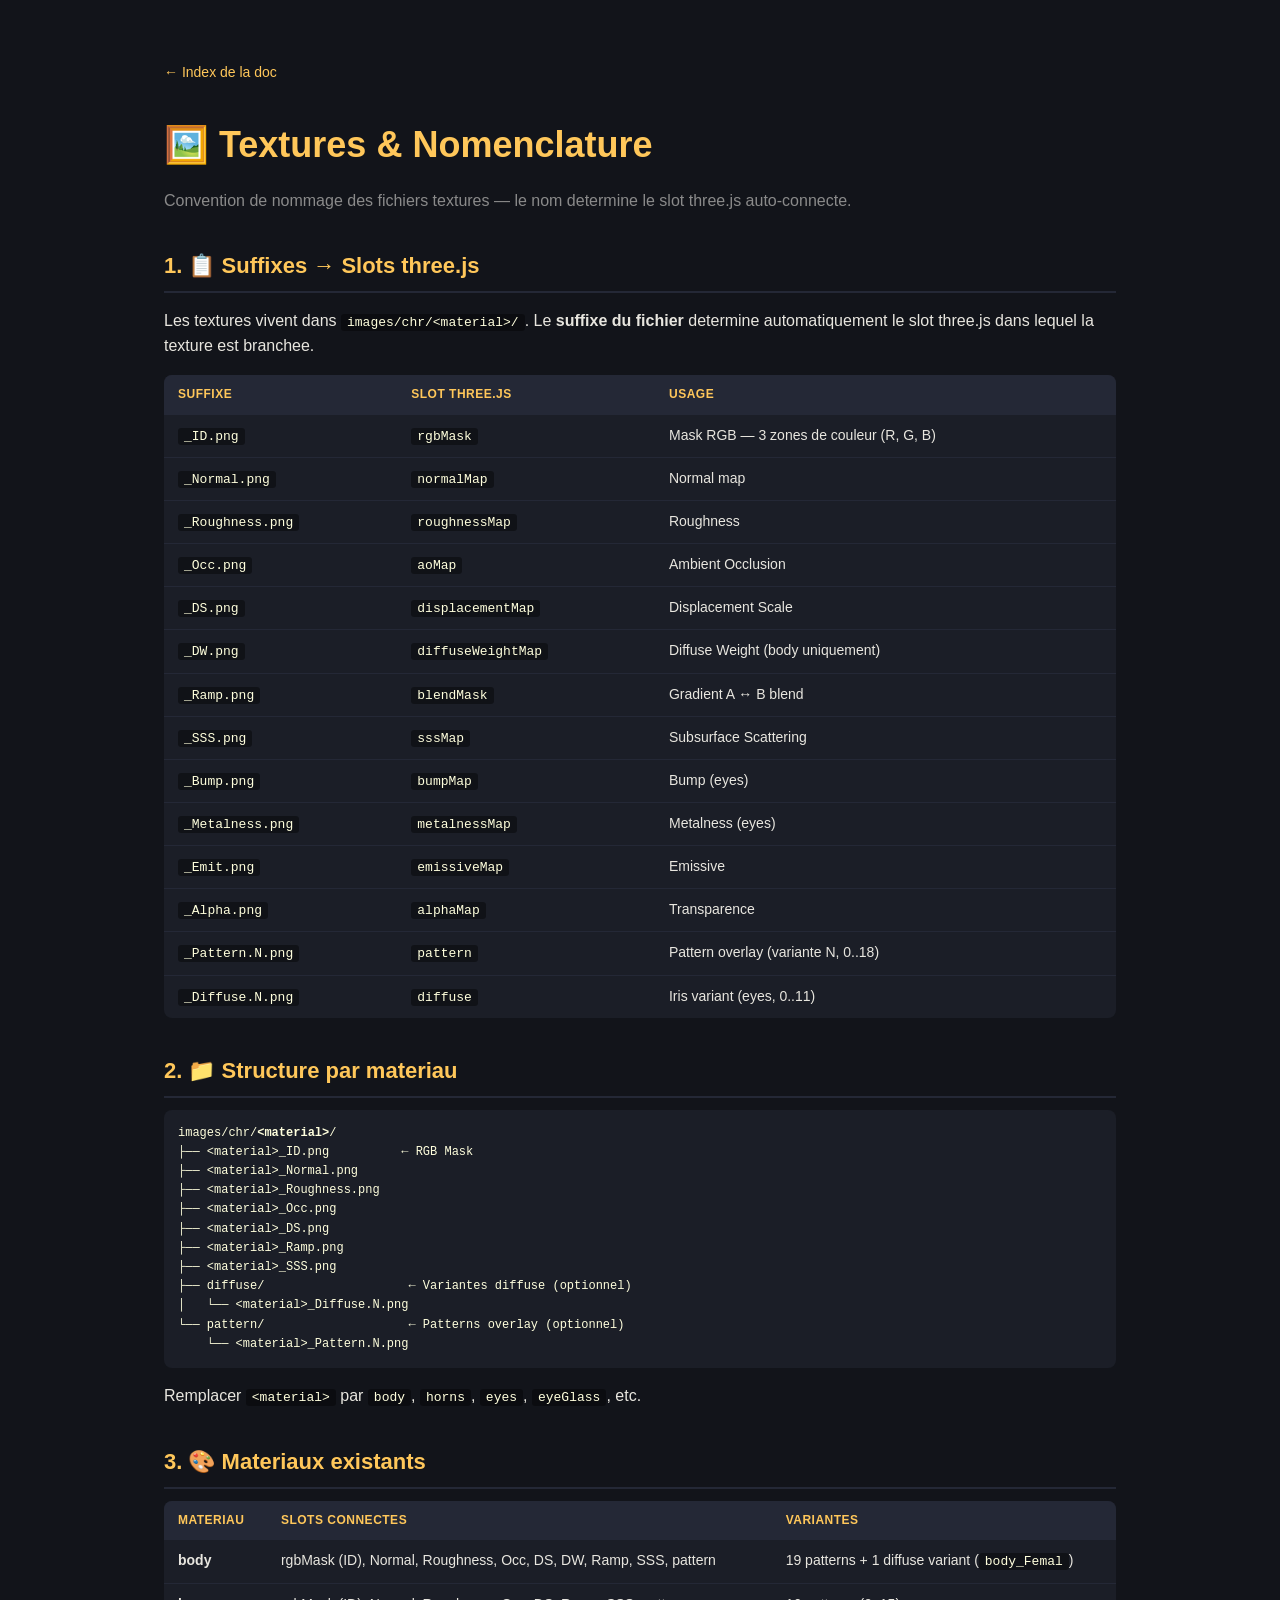
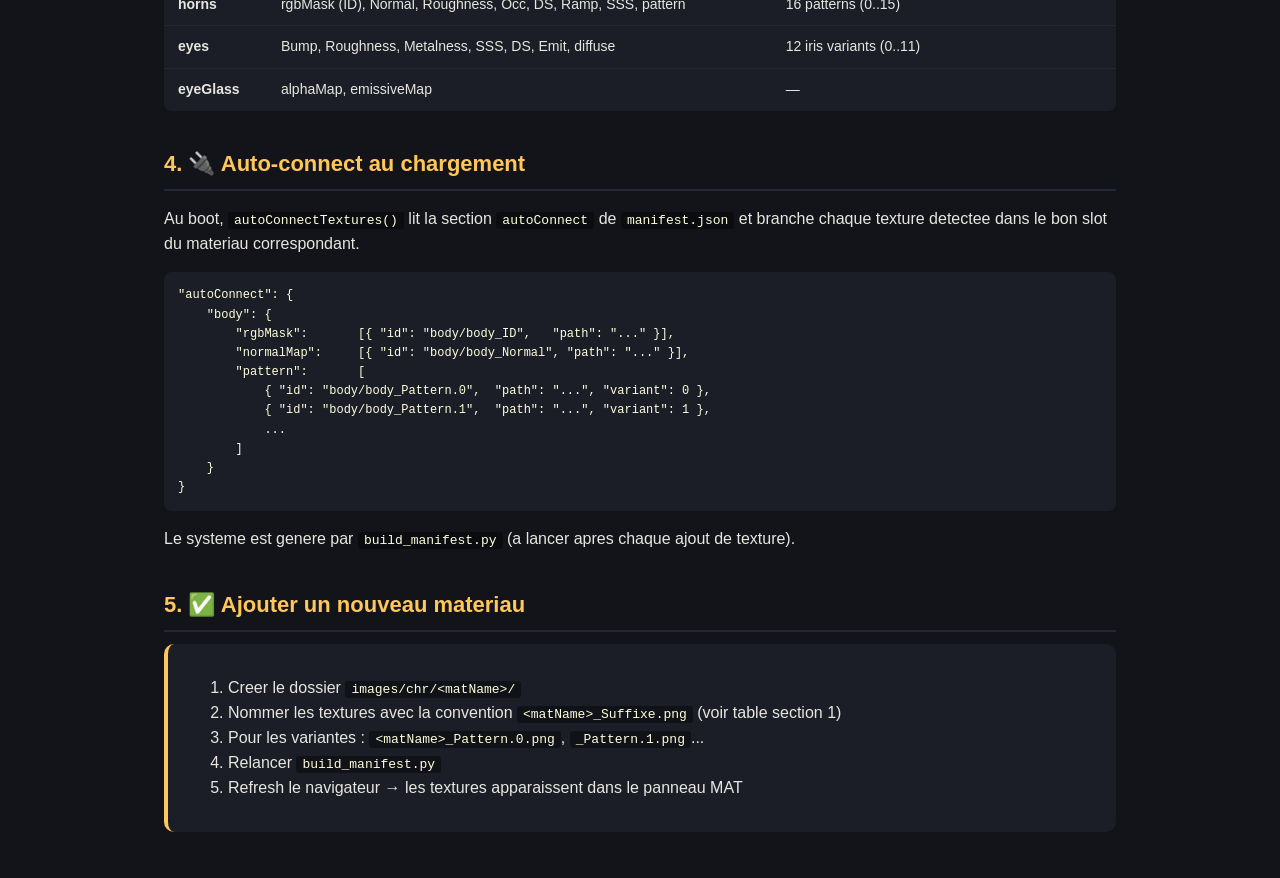
<file: scripts/gloops-textures.html>
<!doctype html>
<html lang="fr">
<head>
<meta charset="utf-8" />
<title>Gloops — Textures</title>
<style>
  :root { --bg:#12141a; --panel:#1b1e27; --panel-2:#242836; --text:#e8e6df; --muted:#8a8a8a; --accent:#ffc75a; }
  * { box-sizing:border-box; }
  body { margin:0; padding:40px 24px; background:var(--bg); color:var(--text); font-family:-apple-system,BlinkMacSystemFont,'Segoe UI',sans-serif; line-height:1.55; max-width:1000px; margin-inline:auto; }
  h1 { font-size:36px; margin:0 0 8px; color:var(--accent); }
  h2 { font-size:22px; margin:36px 0 12px; padding-bottom:8px; border-bottom:2px solid var(--panel-2); color:var(--accent); }
  h3 { font-size:16px; margin:18px 0 6px; color:#fff; }
  .lede { color:var(--muted); margin-bottom:24px; }
  .panel { background:var(--panel); border-radius:10px; padding:16px 20px; margin:12px 0; border-left:4px solid var(--accent); }
  pre { background:var(--panel); padding:14px; border-radius:8px; font-size:12px; line-height:1.6; overflow-x:auto; color:#ffd; }
  code { font-family:'SF Mono',Menlo,monospace; font-size:13px; background:#0006; padding:1px 6px; border-radius:3px; color:#ffd; }
  table { width:100%; border-collapse:collapse; background:var(--panel); border-radius:8px; overflow:hidden; margin:12px 0; font-size:14px; }
  th,td { padding:10px 14px; text-align:left; border-bottom:1px solid var(--panel-2); vertical-align:top; }
  th { background:var(--panel-2); color:var(--accent); font-size:12px; text-transform:uppercase; letter-spacing:.5px; }
  tr:last-child td { border-bottom:none; }
  .nav { margin:20px 0 32px; }
  .nav a { color:var(--accent); text-decoration:none; font-size:14px; }
</style>
</head>
<body>

<div class="nav"><a href="gloops-index.html">← Index de la doc</a></div>

<h1>🖼️ Textures & Nomenclature</h1>
<p class="lede">Convention de nommage des fichiers textures — le nom determine le slot three.js auto-connecte.</p>

<!-- =============================================================== -->
<h2>1. 📋 Suffixes → Slots three.js</h2>

<p>Les textures vivent dans <code>images/chr/&lt;material&gt;/</code>. Le <b>suffixe du fichier</b> determine automatiquement le slot three.js dans lequel la texture est branchee.</p>

<table>
  <tr><th>Suffixe</th><th>Slot three.js</th><th>Usage</th></tr>
  <tr><td><code>_ID.png</code></td><td><code>rgbMask</code></td><td>Mask RGB — 3 zones de couleur (R, G, B)</td></tr>
  <tr><td><code>_Normal.png</code></td><td><code>normalMap</code></td><td>Normal map</td></tr>
  <tr><td><code>_Roughness.png</code></td><td><code>roughnessMap</code></td><td>Roughness</td></tr>
  <tr><td><code>_Occ.png</code></td><td><code>aoMap</code></td><td>Ambient Occlusion</td></tr>
  <tr><td><code>_DS.png</code></td><td><code>displacementMap</code></td><td>Displacement Scale</td></tr>
  <tr><td><code>_DW.png</code></td><td><code>diffuseWeightMap</code></td><td>Diffuse Weight (body uniquement)</td></tr>
  <tr><td><code>_Ramp.png</code></td><td><code>blendMask</code></td><td>Gradient A ↔ B blend</td></tr>
  <tr><td><code>_SSS.png</code></td><td><code>sssMap</code></td><td>Subsurface Scattering</td></tr>
  <tr><td><code>_Bump.png</code></td><td><code>bumpMap</code></td><td>Bump (eyes)</td></tr>
  <tr><td><code>_Metalness.png</code></td><td><code>metalnessMap</code></td><td>Metalness (eyes)</td></tr>
  <tr><td><code>_Emit.png</code></td><td><code>emissiveMap</code></td><td>Emissive</td></tr>
  <tr><td><code>_Alpha.png</code></td><td><code>alphaMap</code></td><td>Transparence</td></tr>
  <tr><td><code>_Pattern.N.png</code></td><td><code>pattern</code></td><td>Pattern overlay (variante N, 0..18)</td></tr>
  <tr><td><code>_Diffuse.N.png</code></td><td><code>diffuse</code></td><td>Iris variant (eyes, 0..11)</td></tr>
</table>

<!-- =============================================================== -->
<h2>2. 📁 Structure par materiau</h2>

<pre>
images/chr/<b>&lt;material&gt;</b>/
├── &lt;material&gt;_ID.png          ← RGB Mask
├── &lt;material&gt;_Normal.png
├── &lt;material&gt;_Roughness.png
├── &lt;material&gt;_Occ.png
├── &lt;material&gt;_DS.png
├── &lt;material&gt;_Ramp.png
├── &lt;material&gt;_SSS.png
├── diffuse/                    ← Variantes diffuse (optionnel)
│   └── &lt;material&gt;_Diffuse.N.png
└── pattern/                    ← Patterns overlay (optionnel)
    └── &lt;material&gt;_Pattern.N.png
</pre>

<p>Remplacer <code>&lt;material&gt;</code> par <code>body</code>, <code>horns</code>, <code>eyes</code>, <code>eyeGlass</code>, etc.</p>

<!-- =============================================================== -->
<h2>3. 🎨 Materiaux existants</h2>

<table>
  <tr><th>Materiau</th><th>Slots connectes</th><th>Variantes</th></tr>
  <tr>
    <td><b>body</b></td>
    <td>rgbMask (ID), Normal, Roughness, Occ, DS, DW, Ramp, SSS, pattern</td>
    <td>19 patterns + 1 diffuse variant (<code>body_Femal</code>)</td>
  </tr>
  <tr>
    <td><b>horns</b></td>
    <td>rgbMask (ID), Normal, Roughness, Occ, DS, Ramp, SSS, pattern</td>
    <td>16 patterns (0..15)</td>
  </tr>
  <tr>
    <td><b>eyes</b></td>
    <td>Bump, Roughness, Metalness, SSS, DS, Emit, diffuse</td>
    <td>12 iris variants (0..11)</td>
  </tr>
  <tr>
    <td><b>eyeGlass</b></td>
    <td>alphaMap, emissiveMap</td>
    <td>—</td>
  </tr>
</table>

<!-- =============================================================== -->
<h2>4. 🔌 Auto-connect au chargement</h2>

<p>Au boot, <code>autoConnectTextures()</code> lit la section <code>autoConnect</code> de <code>manifest.json</code> et branche chaque texture detectee dans le bon slot du materiau correspondant.</p>

<pre>
"autoConnect": {
    "body": {
        "rgbMask":       [{ "id": "body/body_ID",   "path": "..." }],
        "normalMap":     [{ "id": "body/body_Normal", "path": "..." }],
        "pattern":       [
            { "id": "body/body_Pattern.0",  "path": "...", "variant": 0 },
            { "id": "body/body_Pattern.1",  "path": "...", "variant": 1 },
            ...
        ]
    }
}
</pre>

<p>Le systeme est genere par <code>build_manifest.py</code> (a lancer apres chaque ajout de texture).</p>

<!-- =============================================================== -->
<h2>5. ✅ Ajouter un nouveau materiau</h2>

<div class="panel">
  <ol>
    <li>Creer le dossier <code>images/chr/&lt;matName&gt;/</code></li>
    <li>Nommer les textures avec la convention <code>&lt;matName&gt;_Suffixe.png</code> (voir table section 1)</li>
    <li>Pour les variantes : <code>&lt;matName&gt;_Pattern.0.png</code>, <code>_Pattern.1.png</code>...</li>
    <li>Relancer <code>build_manifest.py</code></li>
    <li>Refresh le navigateur → les textures apparaissent dans le panneau MAT</li>
  </ol>
</div>

</body>
</html>
</file>
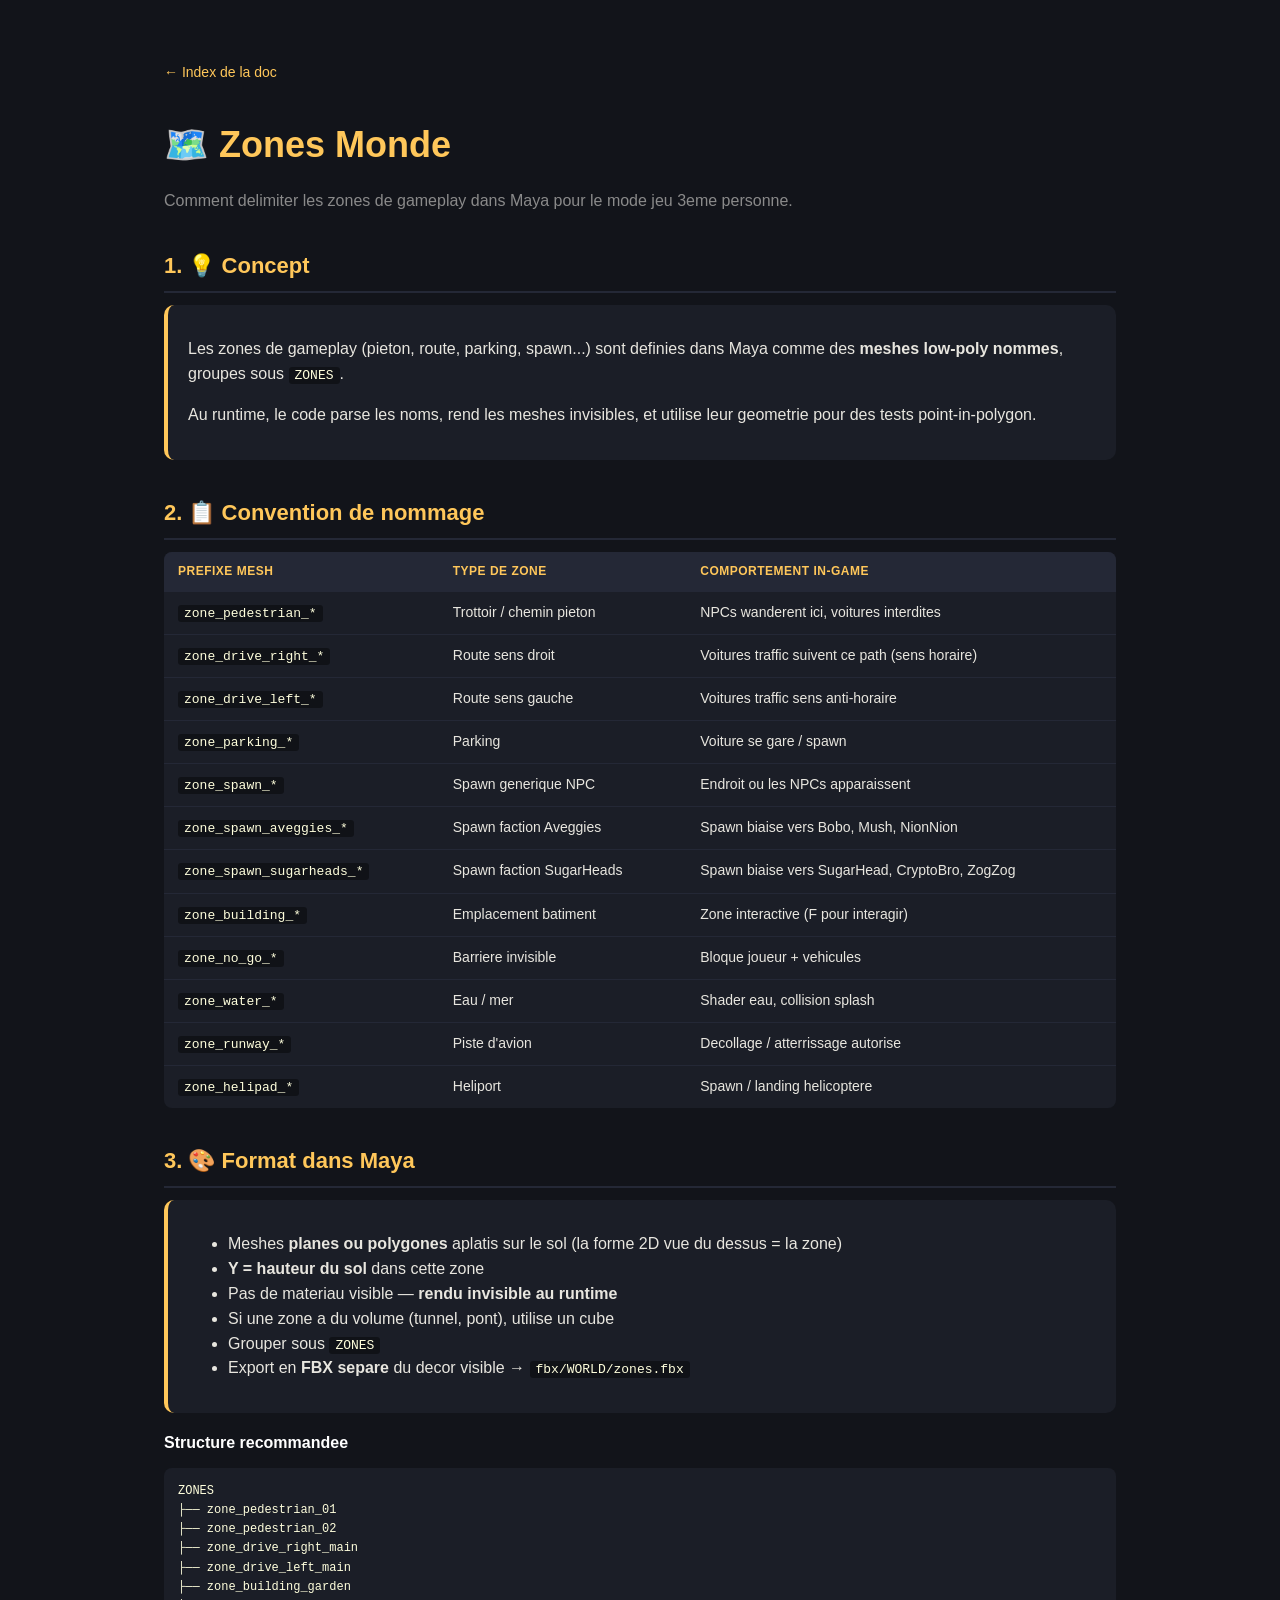
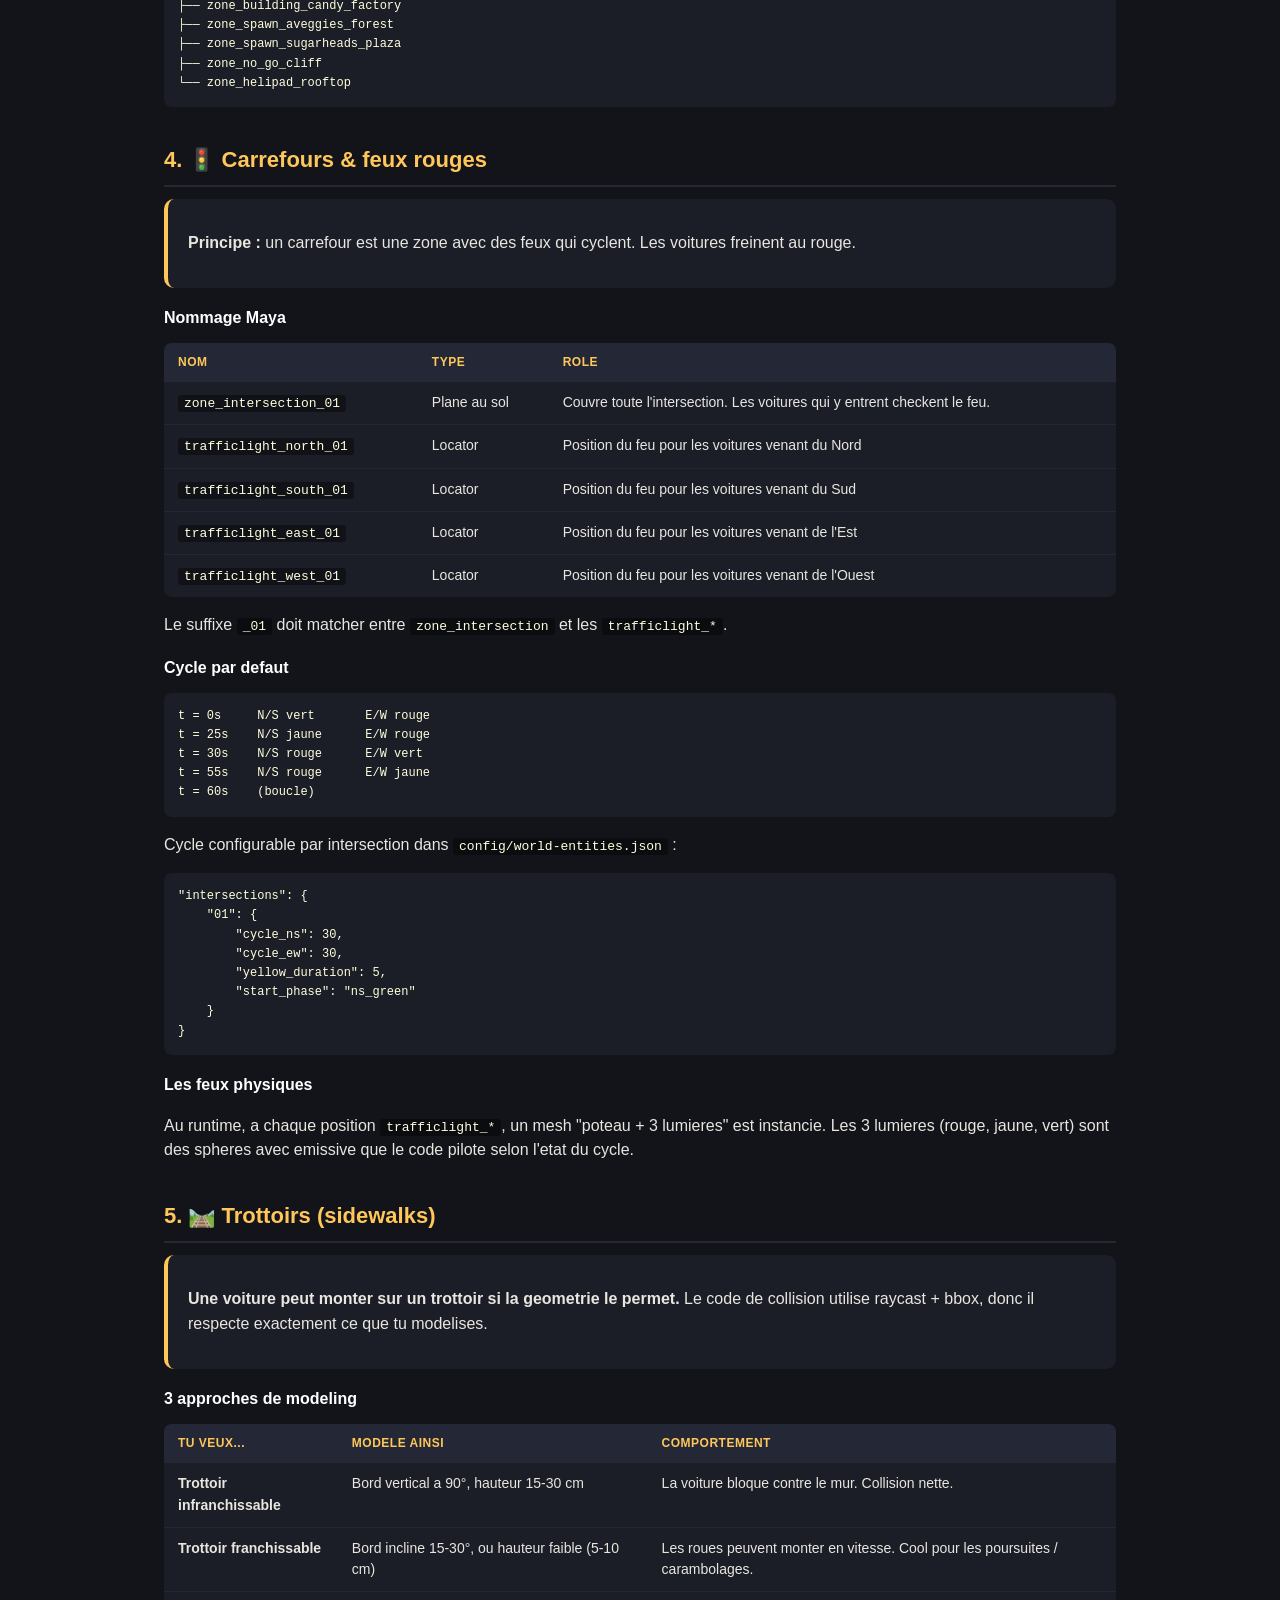
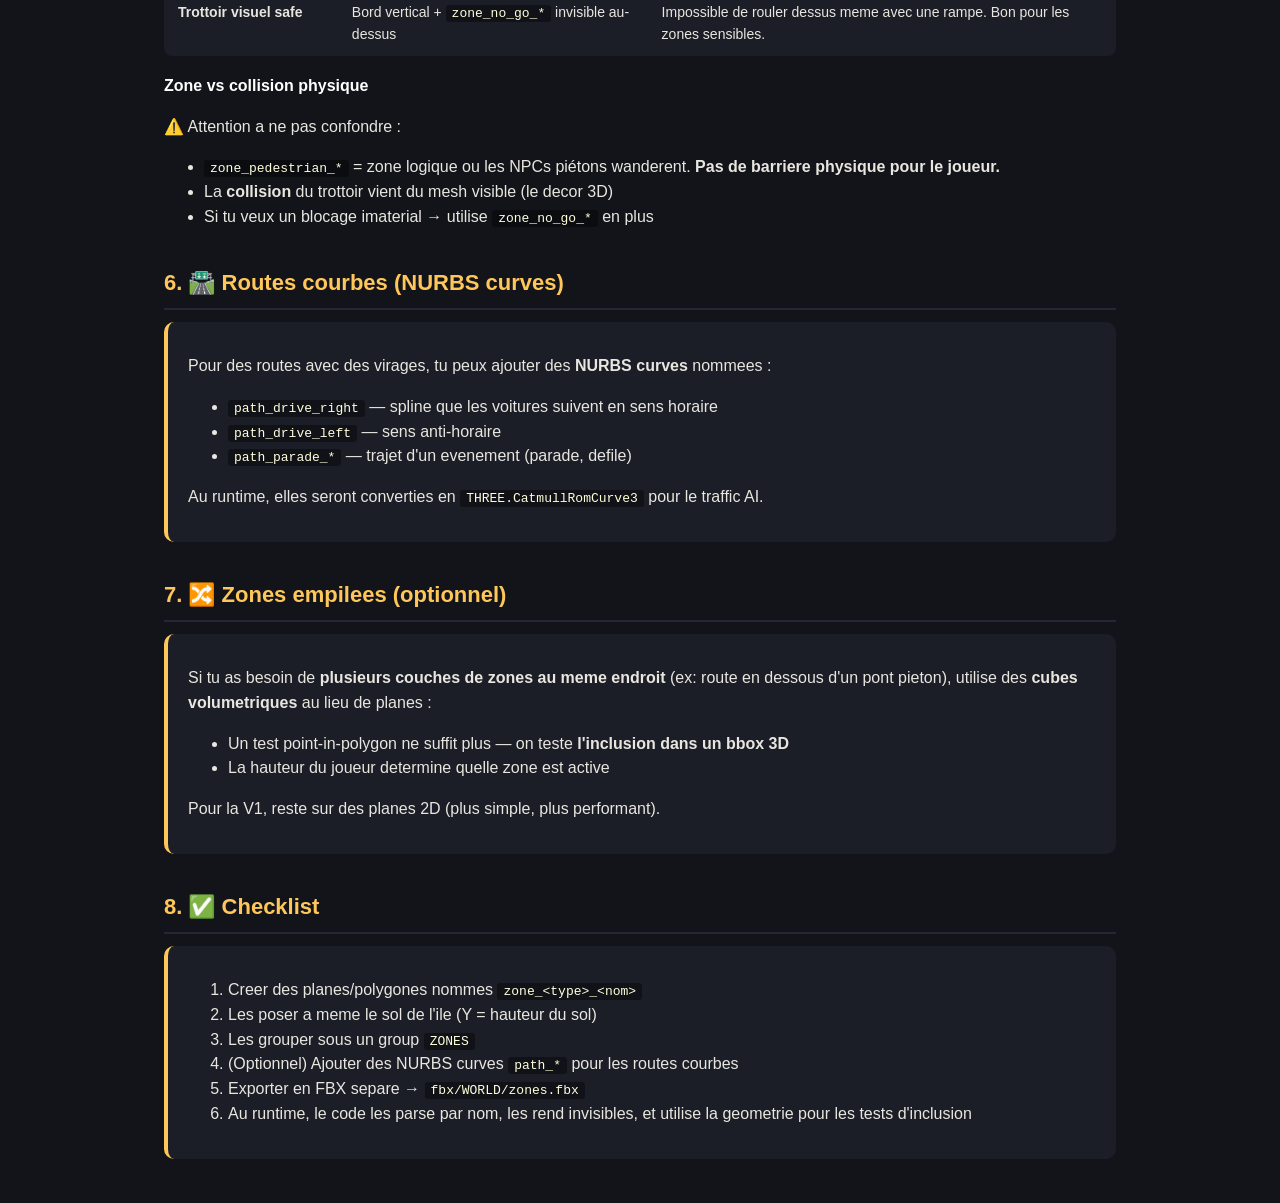
<file: scripts/gloops-zones.html>
<!doctype html>
<html lang="fr">
<head>
<meta charset="utf-8" />
<title>Gloops — Zones Monde</title>
<style>
  :root { --bg:#12141a; --panel:#1b1e27; --panel-2:#242836; --text:#e8e6df; --muted:#8a8a8a; --accent:#ffc75a; }
  * { box-sizing:border-box; }
  body { margin:0; padding:40px 24px; background:var(--bg); color:var(--text); font-family:-apple-system,BlinkMacSystemFont,'Segoe UI',sans-serif; line-height:1.55; max-width:1000px; margin-inline:auto; }
  h1 { font-size:36px; margin:0 0 8px; color:var(--accent); }
  h2 { font-size:22px; margin:36px 0 12px; padding-bottom:8px; border-bottom:2px solid var(--panel-2); color:var(--accent); }
  h3 { font-size:16px; margin:18px 0 6px; color:#fff; }
  .lede { color:var(--muted); margin-bottom:24px; }
  .panel { background:var(--panel); border-radius:10px; padding:16px 20px; margin:12px 0; border-left:4px solid var(--accent); }
  pre { background:var(--panel); padding:14px; border-radius:8px; font-size:12px; line-height:1.6; overflow-x:auto; color:#ffd; }
  code { font-family:'SF Mono',Menlo,monospace; font-size:13px; background:#0006; padding:1px 6px; border-radius:3px; color:#ffd; }
  table { width:100%; border-collapse:collapse; background:var(--panel); border-radius:8px; overflow:hidden; margin:12px 0; font-size:14px; }
  th,td { padding:10px 14px; text-align:left; border-bottom:1px solid var(--panel-2); vertical-align:top; }
  th { background:var(--panel-2); color:var(--accent); font-size:12px; text-transform:uppercase; letter-spacing:.5px; }
  tr:last-child td { border-bottom:none; }
  .nav { margin:20px 0 32px; }
  .nav a { color:var(--accent); text-decoration:none; font-size:14px; }
</style>
</head>
<body>

<div class="nav"><a href="gloops-index.html">← Index de la doc</a></div>

<h1>🗺️ Zones Monde</h1>
<p class="lede">Comment delimiter les zones de gameplay dans Maya pour le mode jeu 3eme personne.</p>

<!-- =============================================================== -->
<h2>1. 💡 Concept</h2>

<div class="panel">
  <p>Les zones de gameplay (pieton, route, parking, spawn...) sont definies dans Maya comme des <b>meshes low-poly nommes</b>, groupes sous <code>ZONES</code>.</p>
  <p>Au runtime, le code parse les noms, rend les meshes invisibles, et utilise leur geometrie pour des tests point-in-polygon.</p>
</div>

<!-- =============================================================== -->
<h2>2. 📋 Convention de nommage</h2>

<table>
  <tr><th>Prefixe mesh</th><th>Type de zone</th><th>Comportement in-game</th></tr>
  <tr><td><code>zone_pedestrian_*</code></td><td>Trottoir / chemin pieton</td><td>NPCs wanderent ici, voitures interdites</td></tr>
  <tr><td><code>zone_drive_right_*</code></td><td>Route sens droit</td><td>Voitures traffic suivent ce path (sens horaire)</td></tr>
  <tr><td><code>zone_drive_left_*</code></td><td>Route sens gauche</td><td>Voitures traffic sens anti-horaire</td></tr>
  <tr><td><code>zone_parking_*</code></td><td>Parking</td><td>Voiture se gare / spawn</td></tr>
  <tr><td><code>zone_spawn_*</code></td><td>Spawn generique NPC</td><td>Endroit ou les NPCs apparaissent</td></tr>
  <tr><td><code>zone_spawn_aveggies_*</code></td><td>Spawn faction Aveggies</td><td>Spawn biaise vers Bobo, Mush, NionNion</td></tr>
  <tr><td><code>zone_spawn_sugarheads_*</code></td><td>Spawn faction SugarHeads</td><td>Spawn biaise vers SugarHead, CryptoBro, ZogZog</td></tr>
  <tr><td><code>zone_building_*</code></td><td>Emplacement batiment</td><td>Zone interactive (F pour interagir)</td></tr>
  <tr><td><code>zone_no_go_*</code></td><td>Barriere invisible</td><td>Bloque joueur + vehicules</td></tr>
  <tr><td><code>zone_water_*</code></td><td>Eau / mer</td><td>Shader eau, collision splash</td></tr>
  <tr><td><code>zone_runway_*</code></td><td>Piste d'avion</td><td>Decollage / atterrissage autorise</td></tr>
  <tr><td><code>zone_helipad_*</code></td><td>Heliport</td><td>Spawn / landing helicoptere</td></tr>
</table>

<!-- =============================================================== -->
<h2>3. 🎨 Format dans Maya</h2>

<div class="panel">
  <ul>
    <li>Meshes <b>planes ou polygones</b> aplatis sur le sol (la forme 2D vue du dessus = la zone)</li>
    <li><b>Y = hauteur du sol</b> dans cette zone</li>
    <li>Pas de materiau visible — <b>rendu invisible au runtime</b></li>
    <li>Si une zone a du volume (tunnel, pont), utilise un cube</li>
    <li>Grouper sous <code>ZONES</code></li>
    <li>Export en <b>FBX separe</b> du decor visible → <code>fbx/WORLD/zones.fbx</code></li>
  </ul>
</div>

<h3>Structure recommandee</h3>
<pre>
ZONES
├── zone_pedestrian_01
├── zone_pedestrian_02
├── zone_drive_right_main
├── zone_drive_left_main
├── zone_building_garden
├── zone_building_candy_factory
├── zone_spawn_aveggies_forest
├── zone_spawn_sugarheads_plaza
├── zone_no_go_cliff
└── zone_helipad_rooftop
</pre>

<!-- =============================================================== -->
<h2>4. 🚦 Carrefours & feux rouges</h2>

<div class="panel">
  <p><b>Principe :</b> un carrefour est une zone avec des feux qui cyclent. Les voitures freinent au rouge.</p>
</div>

<h3>Nommage Maya</h3>
<table>
  <tr><th>Nom</th><th>Type</th><th>Role</th></tr>
  <tr><td><code>zone_intersection_01</code></td><td>Plane au sol</td><td>Couvre toute l'intersection. Les voitures qui y entrent checkent le feu.</td></tr>
  <tr><td><code>trafficlight_north_01</code></td><td>Locator</td><td>Position du feu pour les voitures venant du Nord</td></tr>
  <tr><td><code>trafficlight_south_01</code></td><td>Locator</td><td>Position du feu pour les voitures venant du Sud</td></tr>
  <tr><td><code>trafficlight_east_01</code></td><td>Locator</td><td>Position du feu pour les voitures venant de l'Est</td></tr>
  <tr><td><code>trafficlight_west_01</code></td><td>Locator</td><td>Position du feu pour les voitures venant de l'Ouest</td></tr>
</table>

<p>Le suffixe <code>_01</code> doit matcher entre <code>zone_intersection</code> et les <code>trafficlight_*</code>.</p>

<h3>Cycle par defaut</h3>
<pre>
t = 0s     N/S vert       E/W rouge
t = 25s    N/S jaune      E/W rouge
t = 30s    N/S rouge      E/W vert
t = 55s    N/S rouge      E/W jaune
t = 60s    (boucle)
</pre>

<p>Cycle configurable par intersection dans <code>config/world-entities.json</code> :</p>

<pre>
"intersections": {
    "01": {
        "cycle_ns": 30,
        "cycle_ew": 30,
        "yellow_duration": 5,
        "start_phase": "ns_green"
    }
}
</pre>

<h3>Les feux physiques</h3>
<p>Au runtime, a chaque position <code>trafficlight_*</code>, un mesh "poteau + 3 lumieres" est instancie. Les 3 lumieres (rouge, jaune, vert) sont des spheres avec emissive que le code pilote selon l'etat du cycle.</p>

<!-- =============================================================== -->
<h2>5. 🛤️ Trottoirs (sidewalks)</h2>

<div class="panel">
  <p><b>Une voiture peut monter sur un trottoir si la geometrie le permet.</b> Le code de collision utilise raycast + bbox, donc il respecte exactement ce que tu modelises.</p>
</div>

<h3>3 approches de modeling</h3>
<table>
  <tr><th>Tu veux...</th><th>Modele ainsi</th><th>Comportement</th></tr>
  <tr>
    <td><b>Trottoir infranchissable</b></td>
    <td>Bord vertical a 90°, hauteur 15-30 cm</td>
    <td>La voiture bloque contre le mur. Collision nette.</td>
  </tr>
  <tr>
    <td><b>Trottoir franchissable</b></td>
    <td>Bord incline 15-30°, ou hauteur faible (5-10 cm)</td>
    <td>Les roues peuvent monter en vitesse. Cool pour les poursuites / carambolages.</td>
  </tr>
  <tr>
    <td><b>Trottoir visuel safe</b></td>
    <td>Bord vertical + <code>zone_no_go_*</code> invisible au-dessus</td>
    <td>Impossible de rouler dessus meme avec une rampe. Bon pour les zones sensibles.</td>
  </tr>
</table>

<h3>Zone vs collision physique</h3>
<p>⚠️ Attention a ne pas confondre :</p>
<ul>
  <li><code>zone_pedestrian_*</code> = zone logique ou les NPCs piétons wanderent. <b>Pas de barriere physique pour le joueur.</b></li>
  <li>La <b>collision</b> du trottoir vient du mesh visible (le decor 3D)</li>
  <li>Si tu veux un blocage imaterial → utilise <code>zone_no_go_*</code> en plus</li>
</ul>

<!-- =============================================================== -->
<h2>6. 🛣️ Routes courbes (NURBS curves)</h2>

<div class="panel">
  <p>Pour des routes avec des virages, tu peux ajouter des <b>NURBS curves</b> nommees :</p>
  <ul>
    <li><code>path_drive_right</code> — spline que les voitures suivent en sens horaire</li>
    <li><code>path_drive_left</code> — sens anti-horaire</li>
    <li><code>path_parade_*</code> — trajet d'un evenement (parade, defile)</li>
  </ul>
  <p>Au runtime, elles seront converties en <code>THREE.CatmullRomCurve3</code> pour le traffic AI.</p>
</div>

<!-- =============================================================== -->
<h2>7. 🔀 Zones empilees (optionnel)</h2>

<div class="panel">
  <p>Si tu as besoin de <b>plusieurs couches de zones au meme endroit</b> (ex: route en dessous d'un pont pieton), utilise des <b>cubes volumetriques</b> au lieu de planes :</p>
  <ul>
    <li>Un test point-in-polygon ne suffit plus — on teste <b>l'inclusion dans un bbox 3D</b></li>
    <li>La hauteur du joueur determine quelle zone est active</li>
  </ul>
  <p>Pour la V1, reste sur des planes 2D (plus simple, plus performant).</p>
</div>

<!-- =============================================================== -->
<h2>8. ✅ Checklist</h2>

<div class="panel">
  <ol>
    <li>Creer des planes/polygones nommes <code>zone_&lt;type&gt;_&lt;nom&gt;</code></li>
    <li>Les poser a meme le sol de l'ile (Y = hauteur du sol)</li>
    <li>Les grouper sous un group <code>ZONES</code></li>
    <li>(Optionnel) Ajouter des NURBS curves <code>path_*</code> pour les routes courbes</li>
    <li>Exporter en FBX separe → <code>fbx/WORLD/zones.fbx</code></li>
    <li>Au runtime, le code les parse par nom, les rend invisibles, et utilise la geometrie pour les tests d'inclusion</li>
  </ol>
</div>

</body>
</html>
</file>
